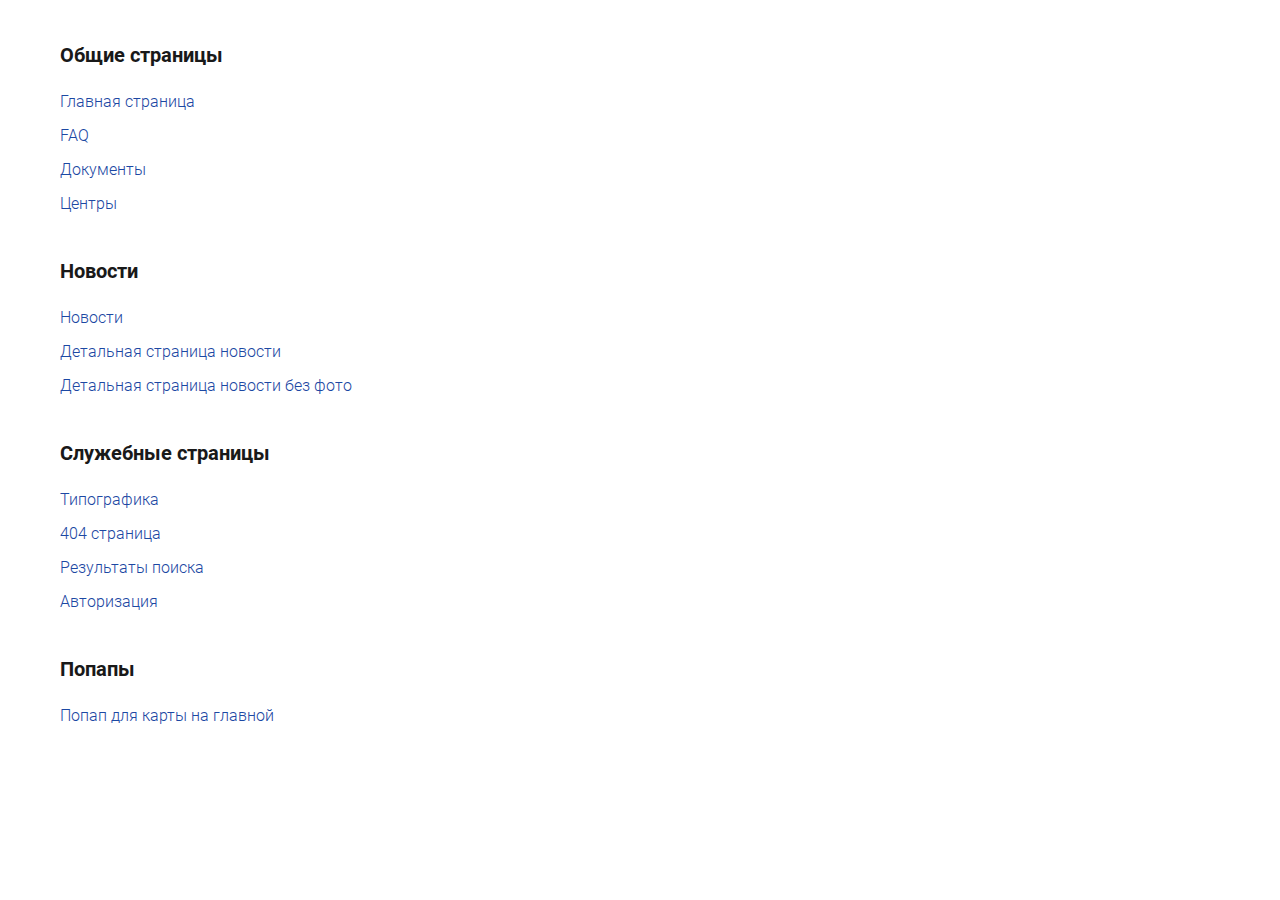
<file: index.html>
<!DOCTYPE html>
<html lang="ru">
    <head>
        <meta charset="utf-8" />
        <title>НЦМУ</title>

        <link rel="stylesheet" href="css/styles.css" />
        <link rel="stylesheet" href="js/mcustomscrollbar/jquery.mCustomScrollbar.css" />
        <link rel="stylesheet" href="js/slick/slick.css" />
        <link rel="stylesheet" href="js/select2/select2.css" />
        <link rel="stylesheet" href="js/air-datepicker/datepicker.css" />

        <meta http-equiv="x-ua-compatible" content="ie=edge" />
        <meta name="viewport" content="width=device-width" />
    </head>

    <body>

        <div class="wrapper">

            <div class="container">
                <h4>Общие страницы</h4>
                <p><a href="ncmu-01-main.html">Главная страница</a></p>
                <p><a href="ncmu-02-faq.html">FAQ</a></p>
                <p><a href="ncmu-05-docs.html">Документы</a></p>
                <p><a href="ncmu-06-centers.html">Центры</a></p>
                <h4>Новости</h4>
                <p><a href="ncmu-03-news.html">Новости</a></p>
                <p><a href="ncmu-04-news-card.html">Детальная страница новости</a></p>
                <p><a href="ncmu-04-news-card-nophoto.html">Детальная страница новости без фото</a></p>
                <h4>Служебные страницы</h4>
                <p><a href="ncmu-00-typography.html">Типографика</a></p>
                <p><a href="ncmu-00-404.html">404 страница</a></p>
                <p><a href="ncmu-07-search.html">Результаты поиска</a></p>
                <p><a href="ncmu-00-auth.html">Авторизация</a></p>
                <h4>Попапы</h4>
                <p><a href="windows/main-map.html" class="window-link">Попап для карты на главной</a></p>
            </div>

        </div>

        <script>
            var pathTemplate = './';
        </script>
        <script src="js/fonts.js"></script>

        <script src="js/svg4everybody.min.js"></script>
        <script>svg4everybody();</script>

        <script src="js/jquery-3.4.1.min.js"></script>
        <script src="js/mcustomscrollbar/jquery.mCustomScrollbar.concat.min.js"></script>
        <script src="js/slick/slick.min.js"></script>
        <script src="js/select2/select2.min.js"></script>
        <script src="js/select2/ru.js"></script>
        <script src="js/jquery.mask.min.js"></script>
        <script src="js/validation/jquery.validate.min.js"></script>
        <script src="js/validation/messages_ru.js"></script>
        <script src="js/air-datepicker/datepicker.min.js"></script>
        <script src="js/tools.js"></script>

    </body>
</html>
</file>
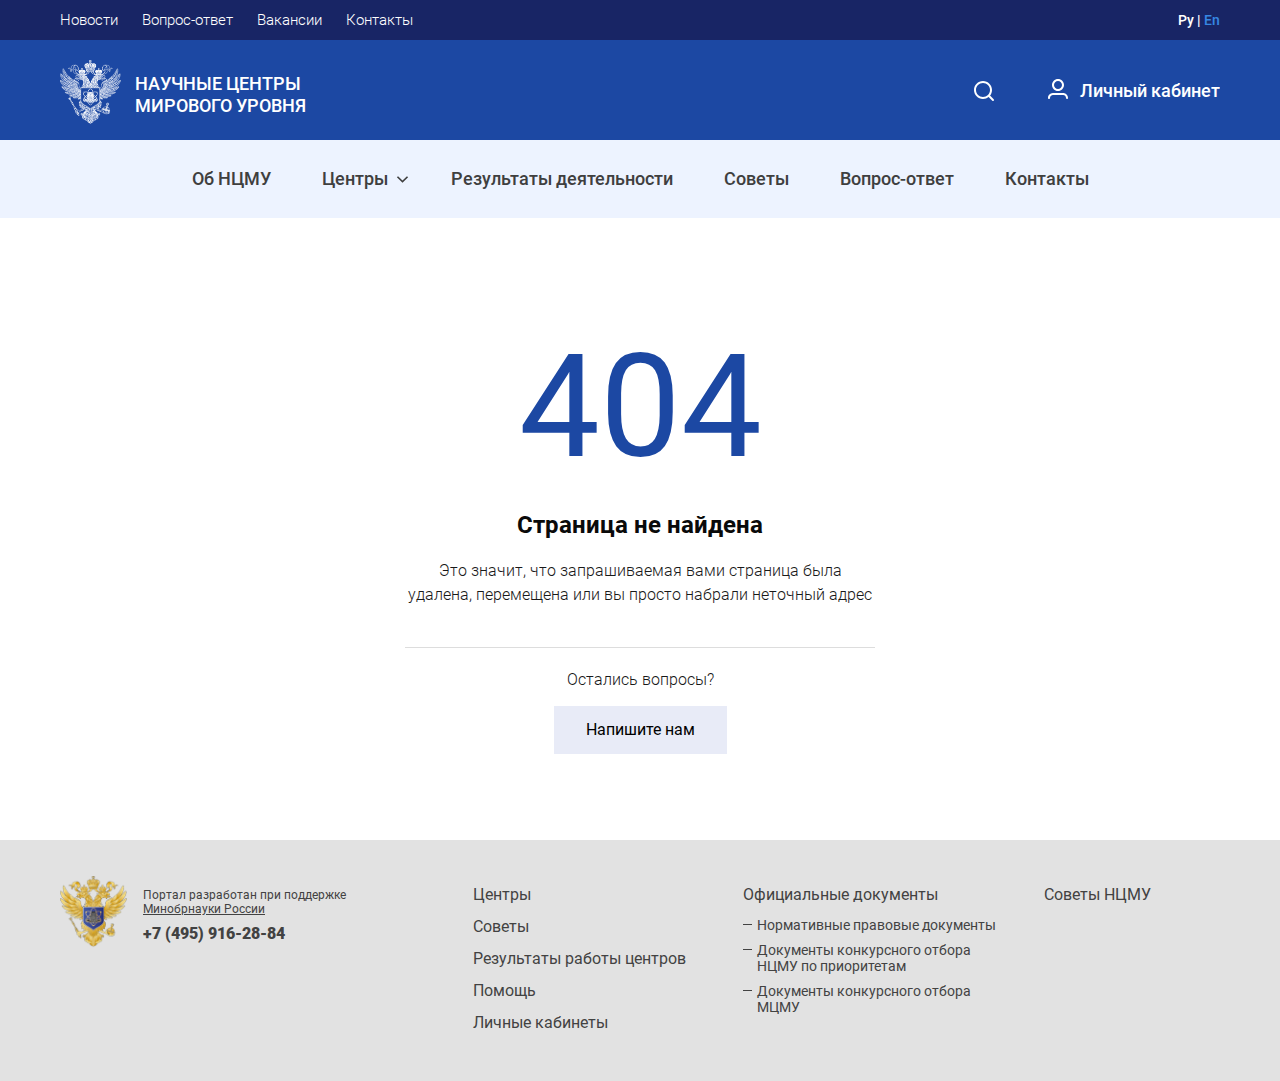
<file: ncmu-00-404.html>
<!DOCTYPE html>
<html lang="ru">
    <head>
        <meta charset="utf-8" />
        <title>НЦМУ</title>

        <link rel="stylesheet" href="css/styles.css" />
        <link rel="stylesheet" href="js/mcustomscrollbar/jquery.mCustomScrollbar.css" />
        <link rel="stylesheet" href="js/slick/slick.css" />
        <link rel="stylesheet" href="js/select2/select2.css" />
        <link rel="stylesheet" href="js/air-datepicker/datepicker.css" />

        <meta http-equiv="x-ua-compatible" content="ie=edge" />
        <meta name="viewport" content="width=device-width" />
    </head>

    <body>

        <div class="wrapper">
            <div class="wrapper-inner">

                <div class="header-mobile-top">
                    <div class="container">
                        <div class="logo"><a href="#"><img src="images/logo.png" alt="" /><span>научные центры<br /> мирового уровня</span></a></div>
                        <a href="#" class="mobile-menu-link"><span></span></a>
                    </div>
                </div>

                <div class="header-wrapper">
                    <div class="top">
                        <div class="container">
                            <div class="top-menu">
                                <ul>
                                    <li><a href="#">Новости</a></li>
                                    <li><a href="#">Вопрос-ответ</a></li>
                                    <li><a href="#">Вакансии</a></li>
                                    <li><a href="#">Контакты</a></li>
                                </ul>
                            </div>
                            <div class="top-lang">
                                <span>Ру</span> | <a href="#">En</a>
                            </div>
                        </div>
                    </div>

                    <header>
                        <div class="container">
                            <div class="logo"><a href="#"><img src="images/logo.png" alt="" /><span>научные центры<br /> мирового уровня</span></a></div>

                            <div class="header-cabinet">
                                <a href="#" class="header-cabinet-link"><svg><use xlink:href="images/sprite.svg#header-cabinet"></use></svg>Личный кабинет</a>
                            </div>

                            <div class="header-search">
                                <a href="#" class="header-search-link"><svg><use xlink:href="images/sprite.svg#header-search"></use></svg></a>
                            </div>

                            <a href="#" class="mobile-menu-link"><span></span></a>
                        </div>
                    </header>

                    <div class="nav">
                        <div class="container">
                            <ul>
                                <li><a href="#">Об НЦМУ</a></li>
                                <li>
                                    <a href="#">Центры<svg><use xlink:href="images/sprite.svg#nav-arrow"></use></svg></a>
                                    <ul>
                                        <li><a href="#">Математические НЦМУ</a></li>
                                        <li><a href="#">НЦМУ по приоритетам</a></li>
                                        <li><a href="#">Геномные НЦМУ</a></li>
                                        <li><a href="#">НОМЦ</a></li>
                                    </ul>
                                </li>
                                <li><a href="#">Результаты деятельности</a></li>
                                <li><a href="#">Советы</a></li>
                                <li><a href="#">Вопрос-ответ</a></li>
                                <li><a href="#">Контакты</a></li>
                            </ul>
                        </div>
                    </div>

                    <div class="header-mobile">
                        <div class="header-mobile-menu"></div>
                        <div class="container">
                            <div class="header-mobile-feedback"><a href="#" class="btn"><svg><use xlink:href="images/sprite.svg#header-mobile-feedback"></use></svg>Обратная связь</a></div>
                            <div class="header-mobile-footer">
                                <div class="header-mobile-footer-container">
                                    <div class="header-mobile-footer-title">Портал разработан при поддержке <a href="#">Минобрнауки России</a></div>
                                    <div class="header-mobile-footer-phone"><a href="tel:+74959168108">+7 (495) 916–81–08</a></div>
                                </div>
                                <div class="header-mobile-footer-logo"></div>
                            </div>
                        </div>
                    </div>
                </div>

                <div class="search-window">
                    <div class="search-window-bg"></div>
                    <div class="search-window-form">
                        <div class="container">
                            <div class="search-window-form-back"><a href="#">Поиск</a></div>
                            <form action="#" method="post">
                                <div class="search-window-form-input"><input type="text" name="search" value="" class="required" placeholder="Поиск" /><svg><use xlink:href="images/sprite.svg#header-search"></use></svg></div>
                                <div class="search-window-form-submit"><input type="submit" value="Найти" class="btn" /></div>
                            </form>
                        </div>
                    </div>
                    <div class="search-window-close"><svg><use xlink:href="images/sprite.svg#search-window-close"></use></svg></div>
                </div>

                <!-- container -->
                <div class="container">

                    <div class="page-404">
                        <div class="page-404-title">404</div>
                        <div class="page-404-subtitle">Страница не найдена</div>
                        <div class="page-404-text">Это значит, что запрашиваемая вами страница была удалена, перемещена или вы просто набрали неточный адрес</div>
                        <div class="page-404-question">Остались вопросы?</div>
                        <div class="page-404-link"><a href="#">Напишите нам</a></div>
                    </div>

                </div>
                <!-- container END -->

            </div>
        </div>

        <footer>
            <div class="container">
                <div class="footer-logo"><img src="images/footer-logo.png" alt="" /></div>
                <div class="copyrights">
                    Портал разработан при поддержке <a href="#">Минобрнауки России</a>
                    <div class="footer-phone"><a href="tel:+74959162884">+7 (495) 916-28-84</a></div>
                </div>
                <div class="footer-menu">
                    <ul>
                        <li><a href="#">Центры</a></li>
                        <li><a href="#">Советы</a></li>
                        <li><a href="#">Результаты работы центров</a></li>
                        <li><a href="#">Помощь</a></li>
                        <li><a href="#">Личные кабинеты</a></li>
                    </ul>
                </div>
                <div class="footer-menu">
                    <div class="footer-menu-title"><a href="#">Официальные документы</a></div>
                    <ul>
                        <li><a href="#">Нормативные правовые документы</a></li>
                        <li><a href="#">Документы конкурсного отбора НЦМУ по приоритетам</a></li>
                        <li><a href="#">Документы конкурсного отбора МЦМУ</a></li>
                    </ul>
                </div>
                <div class="footer-menu">
                    <div class="footer-menu-title"><a href="#">Советы НЦМУ</a></div>
                </div>
            </div>
        </footer>

        <a href="#" class="up-link"><svg><use xlink:href="images/sprite.svg#up-link"></use></svg></a>

        <script>
            var pathTemplate = './';
        </script>
        <script src="js/fonts.js"></script>

        <script src="js/svg4everybody.min.js"></script>
        <script>svg4everybody();</script>

        <script src="js/jquery-3.4.1.min.js"></script>
        <script src="js/mcustomscrollbar/jquery.mCustomScrollbar.concat.min.js"></script>
        <script src="js/slick/slick.min.js"></script>
        <script src="js/select2/select2.min.js"></script>
        <script src="js/select2/ru.js"></script>
        <script src="js/jquery.mask.min.js"></script>
        <script src="js/validation/jquery.validate.min.js"></script>
        <script src="js/validation/messages_ru.js"></script>
        <script src="js/air-datepicker/datepicker.min.js"></script>
        <script src="js/tools.js"></script>

    </body>
</html>
</file>
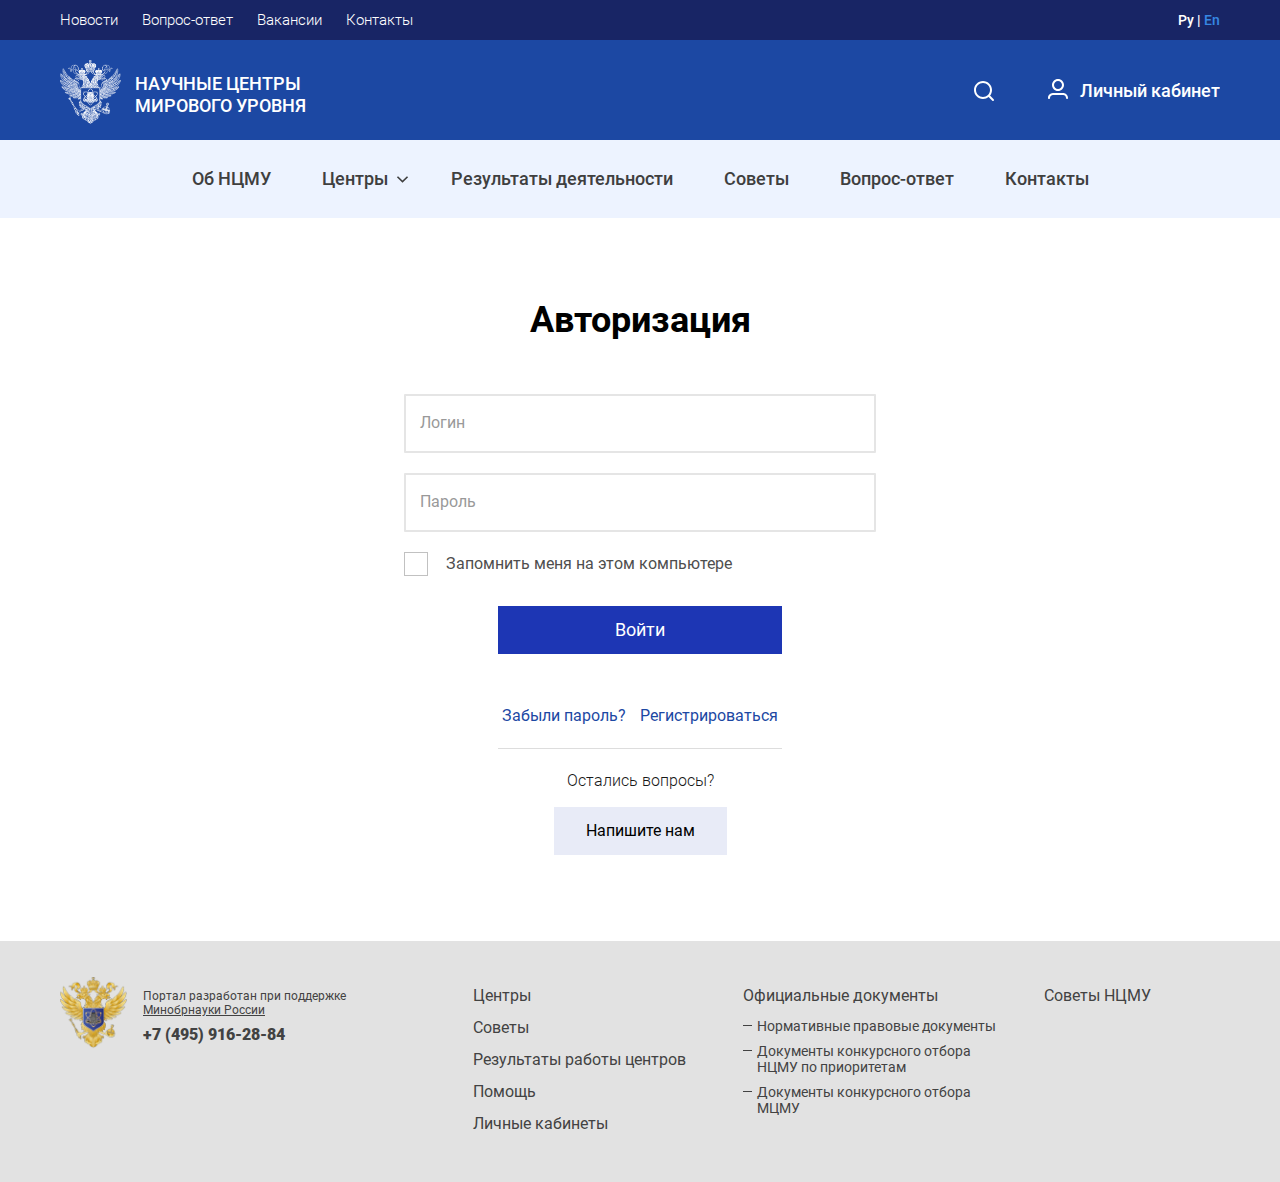
<file: ncmu-00-auth.html>
<!DOCTYPE html>
<html lang="ru">
    <head>
        <meta charset="utf-8" />
        <title>НЦМУ</title>

        <link rel="stylesheet" href="css/styles.css" />
        <link rel="stylesheet" href="js/mcustomscrollbar/jquery.mCustomScrollbar.css" />
        <link rel="stylesheet" href="js/slick/slick.css" />
        <link rel="stylesheet" href="js/select2/select2.css" />
        <link rel="stylesheet" href="js/air-datepicker/datepicker.css" />

        <meta http-equiv="x-ua-compatible" content="ie=edge" />
        <meta name="viewport" content="width=device-width" />
    </head>

    <body>

        <div class="wrapper">
            <div class="wrapper-inner">

                <div class="header-mobile-top">
                    <div class="container">
                        <div class="logo"><a href="#"><img src="images/logo.png" alt="" /><span>научные центры<br /> мирового уровня</span></a></div>
                        <a href="#" class="mobile-menu-link"><span></span></a>
                    </div>
                </div>

                <div class="header-wrapper">
                    <div class="top">
                        <div class="container">
                            <div class="top-menu">
                                <ul>
                                    <li><a href="#">Новости</a></li>
                                    <li><a href="#">Вопрос-ответ</a></li>
                                    <li><a href="#">Вакансии</a></li>
                                    <li><a href="#">Контакты</a></li>
                                </ul>
                            </div>
                            <div class="top-lang">
                                <span>Ру</span> | <a href="#">En</a>
                            </div>
                        </div>
                    </div>

                    <header>
                        <div class="container">
                            <div class="logo"><a href="#"><img src="images/logo.png" alt="" /><span>научные центры<br /> мирового уровня</span></a></div>

                            <div class="header-cabinet">
                                <a href="#" class="header-cabinet-link"><svg><use xlink:href="images/sprite.svg#header-cabinet"></use></svg>Личный кабинет</a>
                            </div>

                            <div class="header-search">
                                <a href="#" class="header-search-link"><svg><use xlink:href="images/sprite.svg#header-search"></use></svg></a>
                            </div>

                            <a href="#" class="mobile-menu-link"><span></span></a>
                        </div>
                    </header>

                    <div class="nav">
                        <div class="container">
                            <ul>
                                <li><a href="#">Об НЦМУ</a></li>
                                <li>
                                    <a href="#">Центры<svg><use xlink:href="images/sprite.svg#nav-arrow"></use></svg></a>
                                    <ul>
                                        <li><a href="#">Математические НЦМУ</a></li>
                                        <li><a href="#">НЦМУ по приоритетам</a></li>
                                        <li><a href="#">Геномные НЦМУ</a></li>
                                        <li><a href="#">НОМЦ</a></li>
                                    </ul>
                                </li>
                                <li><a href="#">Результаты деятельности</a></li>
                                <li><a href="#">Советы</a></li>
                                <li><a href="#">Вопрос-ответ</a></li>
                                <li><a href="#">Контакты</a></li>
                            </ul>
                        </div>
                    </div>

                    <div class="header-mobile">
                        <div class="header-mobile-menu"></div>
                        <div class="container">
                            <div class="header-mobile-feedback"><a href="#" class="btn"><svg><use xlink:href="images/sprite.svg#header-mobile-feedback"></use></svg>Обратная связь</a></div>
                            <div class="header-mobile-footer">
                                <div class="header-mobile-footer-container">
                                    <div class="header-mobile-footer-title">Портал разработан при поддержке <a href="#">Минобрнауки России</a></div>
                                    <div class="header-mobile-footer-phone"><a href="tel:+74959168108">+7 (495) 916–81–08</a></div>
                                </div>
                                <div class="header-mobile-footer-logo"></div>
                            </div>
                        </div>
                    </div>
                </div>

                <div class="search-window">
                    <div class="search-window-bg"></div>
                    <div class="search-window-form">
                        <div class="container">
                            <div class="search-window-form-back"><a href="#">Поиск</a></div>
                            <form action="#" method="post">
                                <div class="search-window-form-input"><input type="text" name="search" value="" class="required" placeholder="Поиск" /><svg><use xlink:href="images/sprite.svg#header-search"></use></svg></div>
                                <div class="search-window-form-submit"><input type="submit" value="Найти" class="btn" /></div>
                            </form>
                        </div>
                    </div>
                    <div class="search-window-close"><svg><use xlink:href="images/sprite.svg#search-window-close"></use></svg></div>
                </div>

                <!-- container -->
                <div class="container">

                    <div class="auth">
                        <h1>Авторизация</h1>
                        <form action="#" method="post">

                            <div class="form-input"><span>Логин</span><input type="text" name="login" value="" class="required" /></div>

                            <div class="form-input"><span>Пароль</span><input type="password" name="password" value="" class="required" /></div>

                            <div class="form-checkbox">
                                <label><input type="checkbox" name="remember" /><span>Запомнить меня на этом компьютере</span></label>
                            </div>
                            <div class="form-submit"><button type="submit" class="btn">Войти</button></div>

                            <div class="auth-links">
                                <a href="#">Забыли пароль?</a>
                                <a href="#">Регистрироваться</a>
                            </div>

                            <div class="auth-feedback">
                                <div class="auth-feedback-title">Остались вопросы?</div>
                                <div class="auth-feedback-link"><a href="#">Напишите нам</a></div>
                            </div>

                        </form>
                    </div>

                </div>
                <!-- container END -->

            </div>
        </div>

        <footer>
            <div class="container">
                <div class="footer-logo"><img src="images/footer-logo.png" alt="" /></div>
                <div class="copyrights">
                    Портал разработан при поддержке <a href="#">Минобрнауки России</a>
                    <div class="footer-phone"><a href="tel:+74959162884">+7 (495) 916-28-84</a></div>
                </div>
                <div class="footer-menu">
                    <ul>
                        <li><a href="#">Центры</a></li>
                        <li><a href="#">Советы</a></li>
                        <li><a href="#">Результаты работы центров</a></li>
                        <li><a href="#">Помощь</a></li>
                        <li><a href="#">Личные кабинеты</a></li>
                    </ul>
                </div>
                <div class="footer-menu">
                    <div class="footer-menu-title"><a href="#">Официальные документы</a></div>
                    <ul>
                        <li><a href="#">Нормативные правовые документы</a></li>
                        <li><a href="#">Документы конкурсного отбора НЦМУ по приоритетам</a></li>
                        <li><a href="#">Документы конкурсного отбора МЦМУ</a></li>
                    </ul>
                </div>
                <div class="footer-menu">
                    <div class="footer-menu-title"><a href="#">Советы НЦМУ</a></div>
                </div>
            </div>
        </footer>

        <a href="#" class="up-link"><svg><use xlink:href="images/sprite.svg#up-link"></use></svg></a>

        <script>
            var pathTemplate = './';
        </script>
        <script src="js/fonts.js"></script>

        <script src="js/svg4everybody.min.js"></script>
        <script>svg4everybody();</script>

        <script src="js/jquery-3.4.1.min.js"></script>
        <script src="js/mcustomscrollbar/jquery.mCustomScrollbar.concat.min.js"></script>
        <script src="js/slick/slick.min.js"></script>
        <script src="js/select2/select2.min.js"></script>
        <script src="js/select2/ru.js"></script>
        <script src="js/jquery.mask.min.js"></script>
        <script src="js/validation/jquery.validate.min.js"></script>
        <script src="js/validation/messages_ru.js"></script>
        <script src="js/air-datepicker/datepicker.min.js"></script>
        <script src="js/tools.js"></script>

    </body>
</html>
</file>
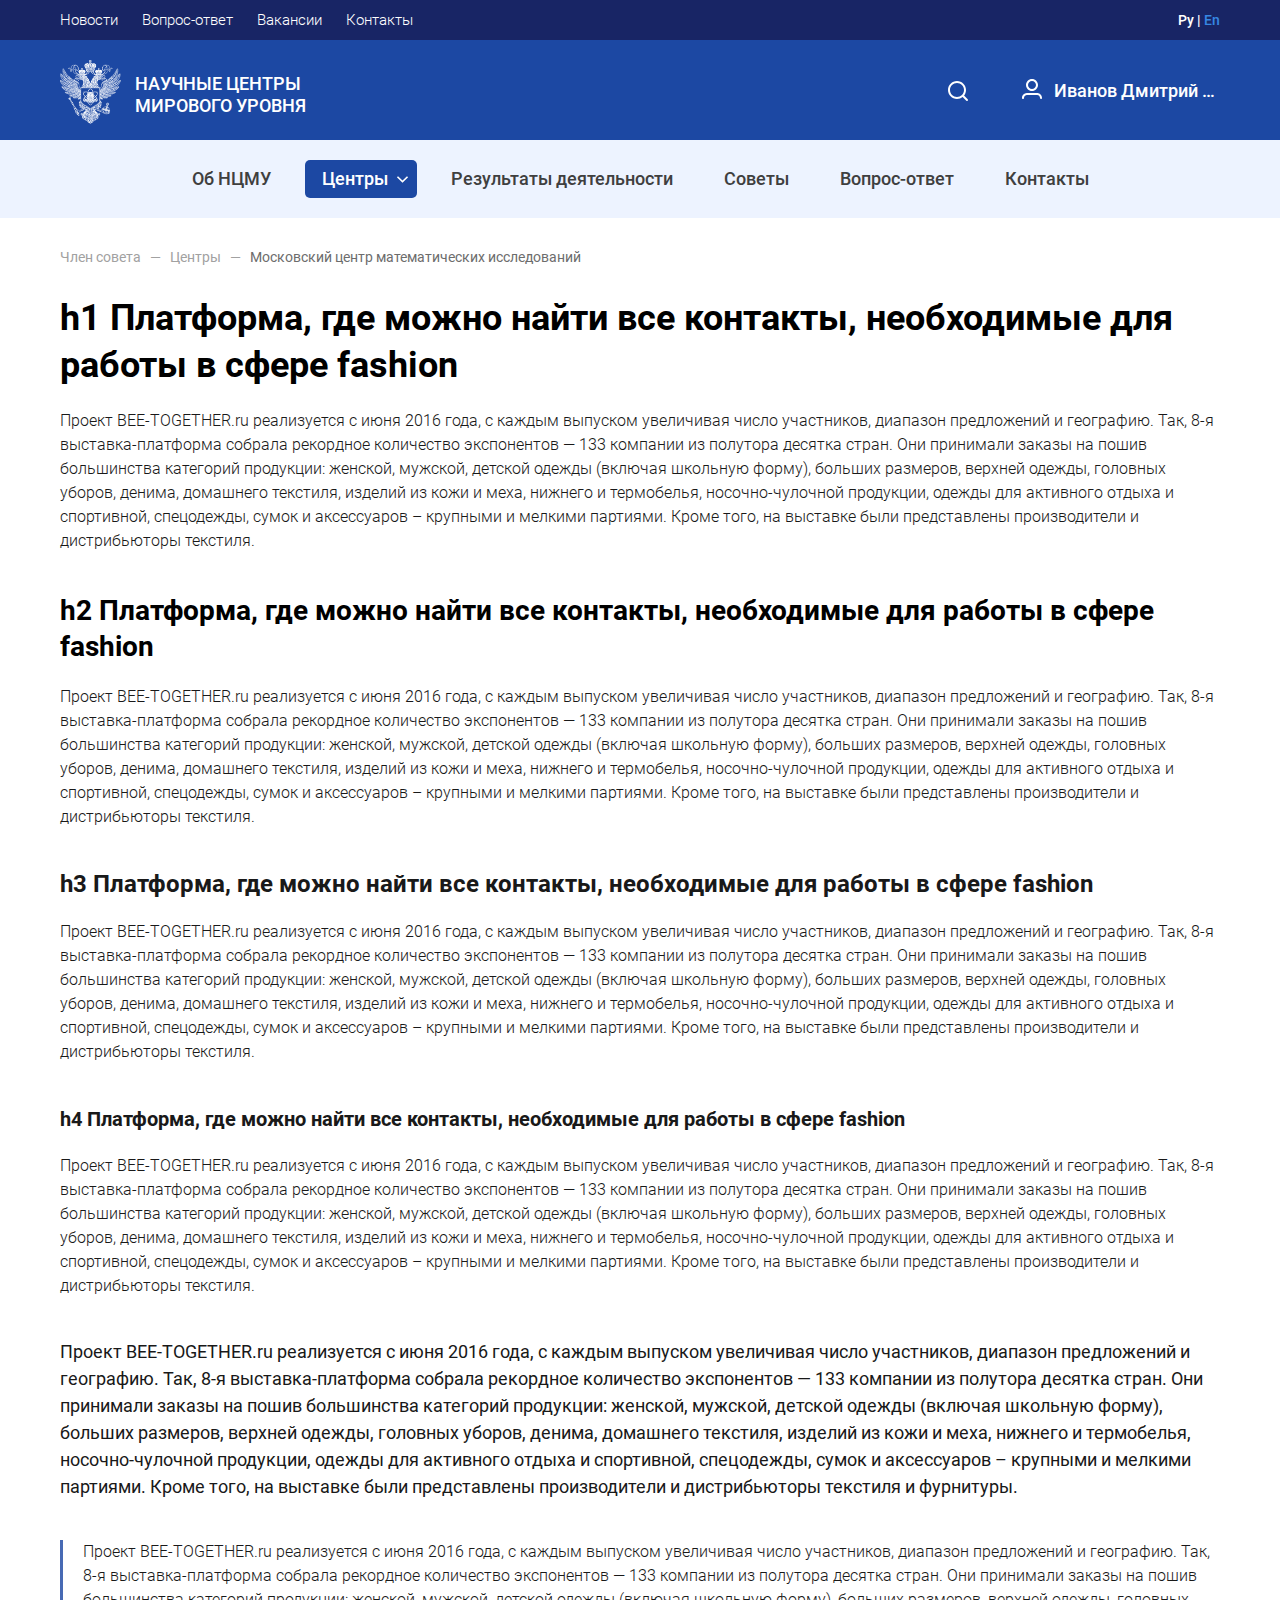
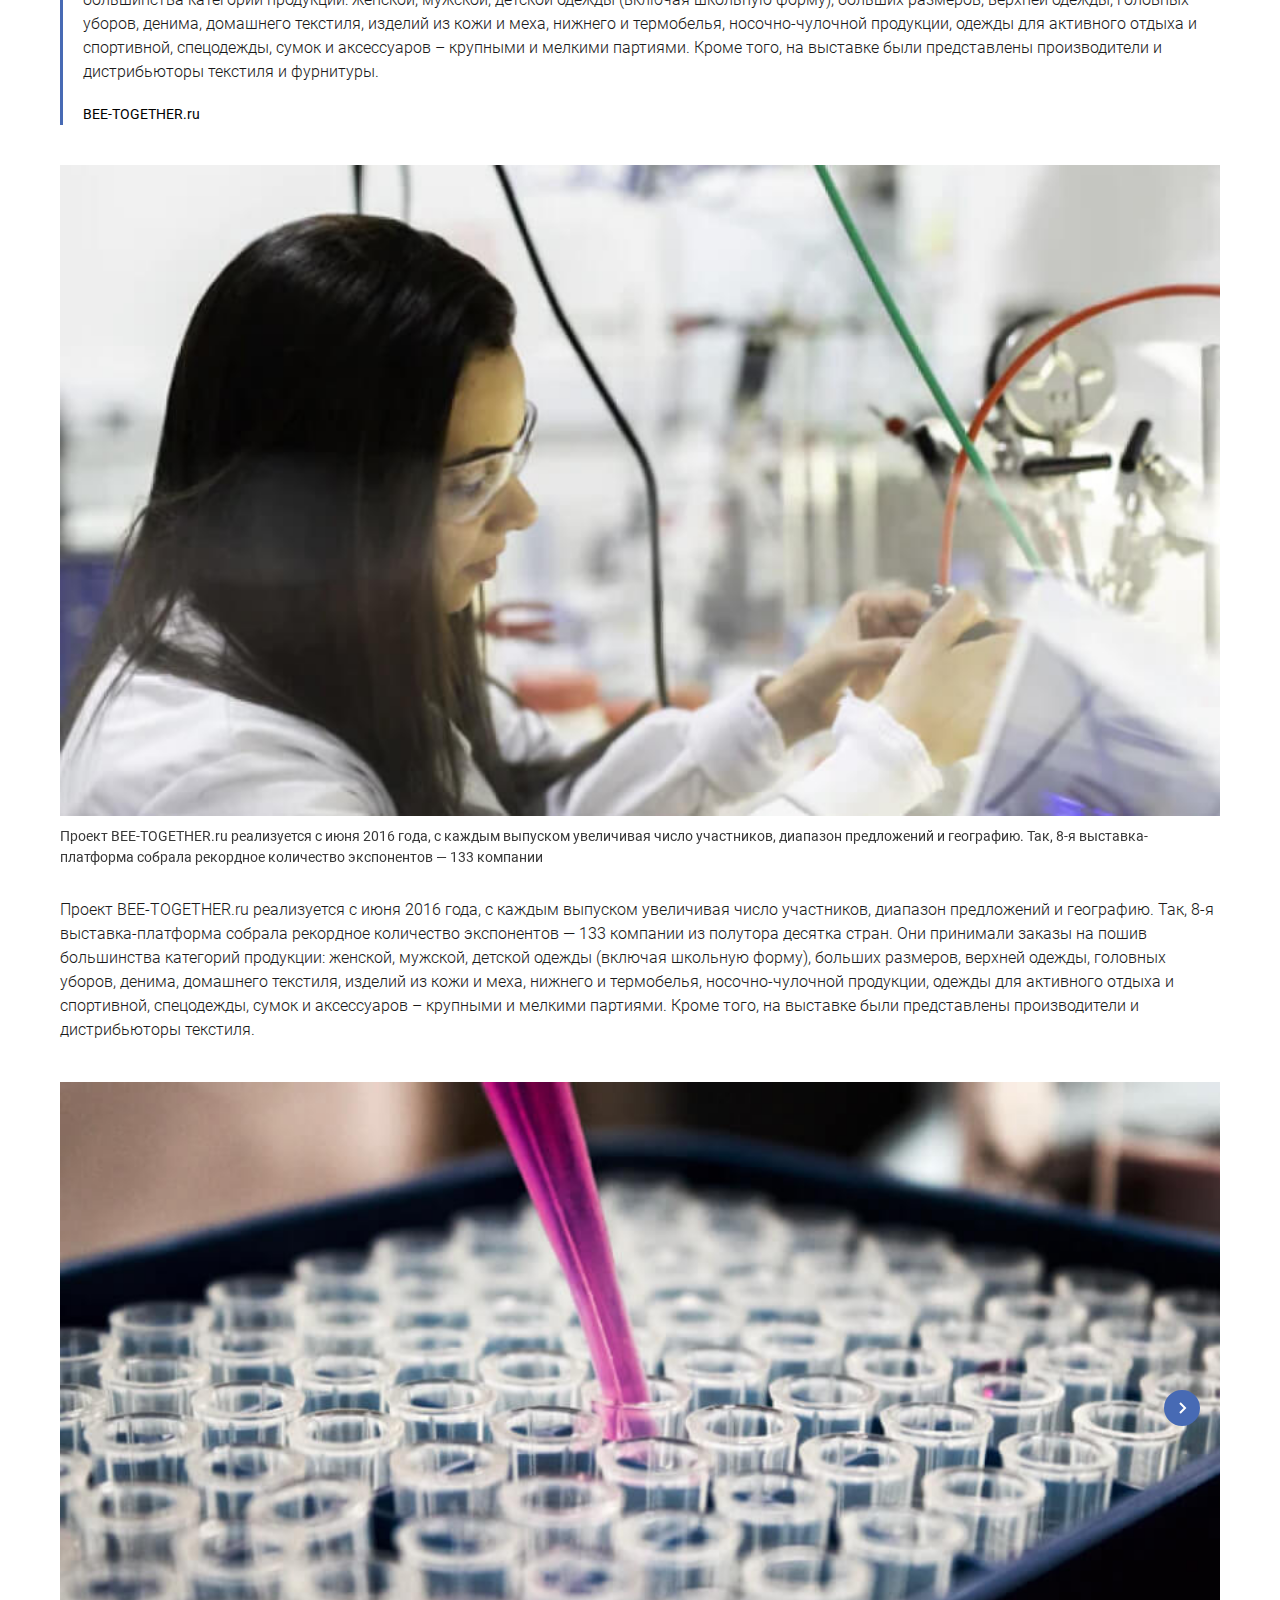
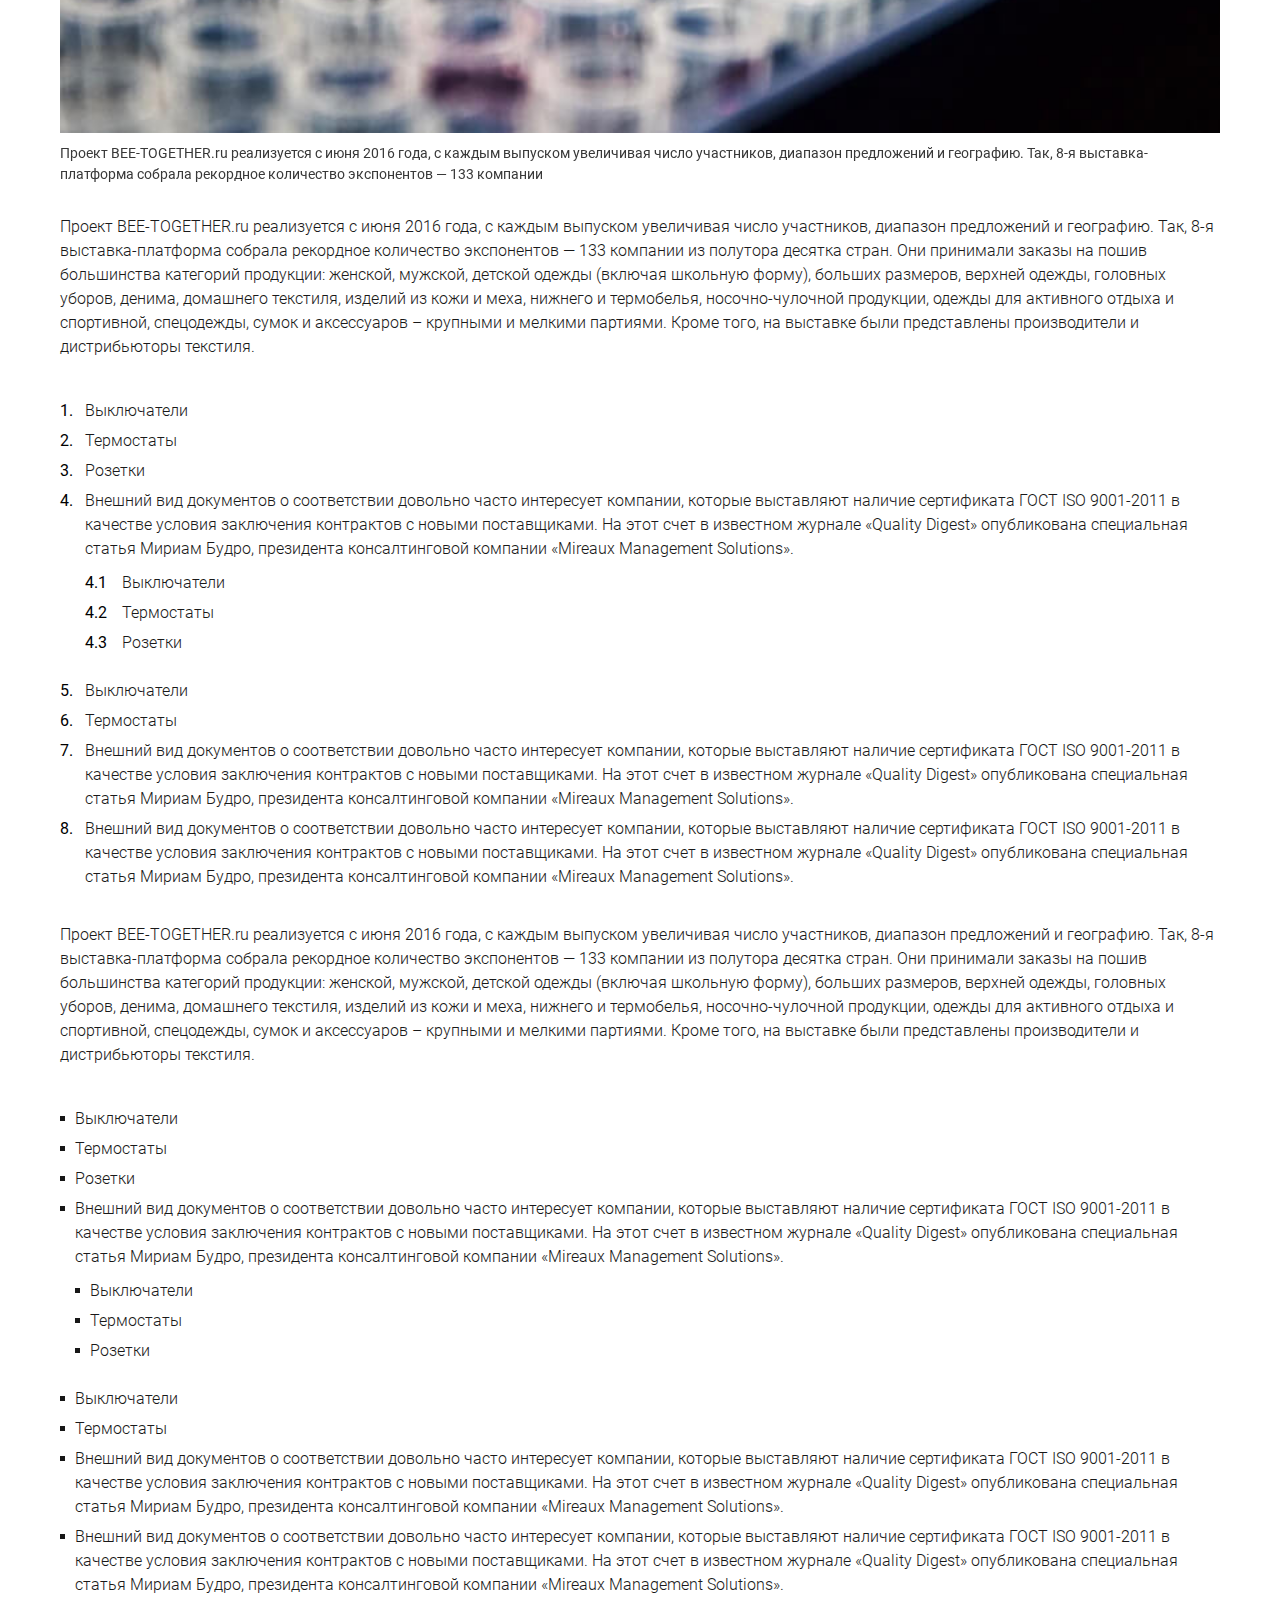
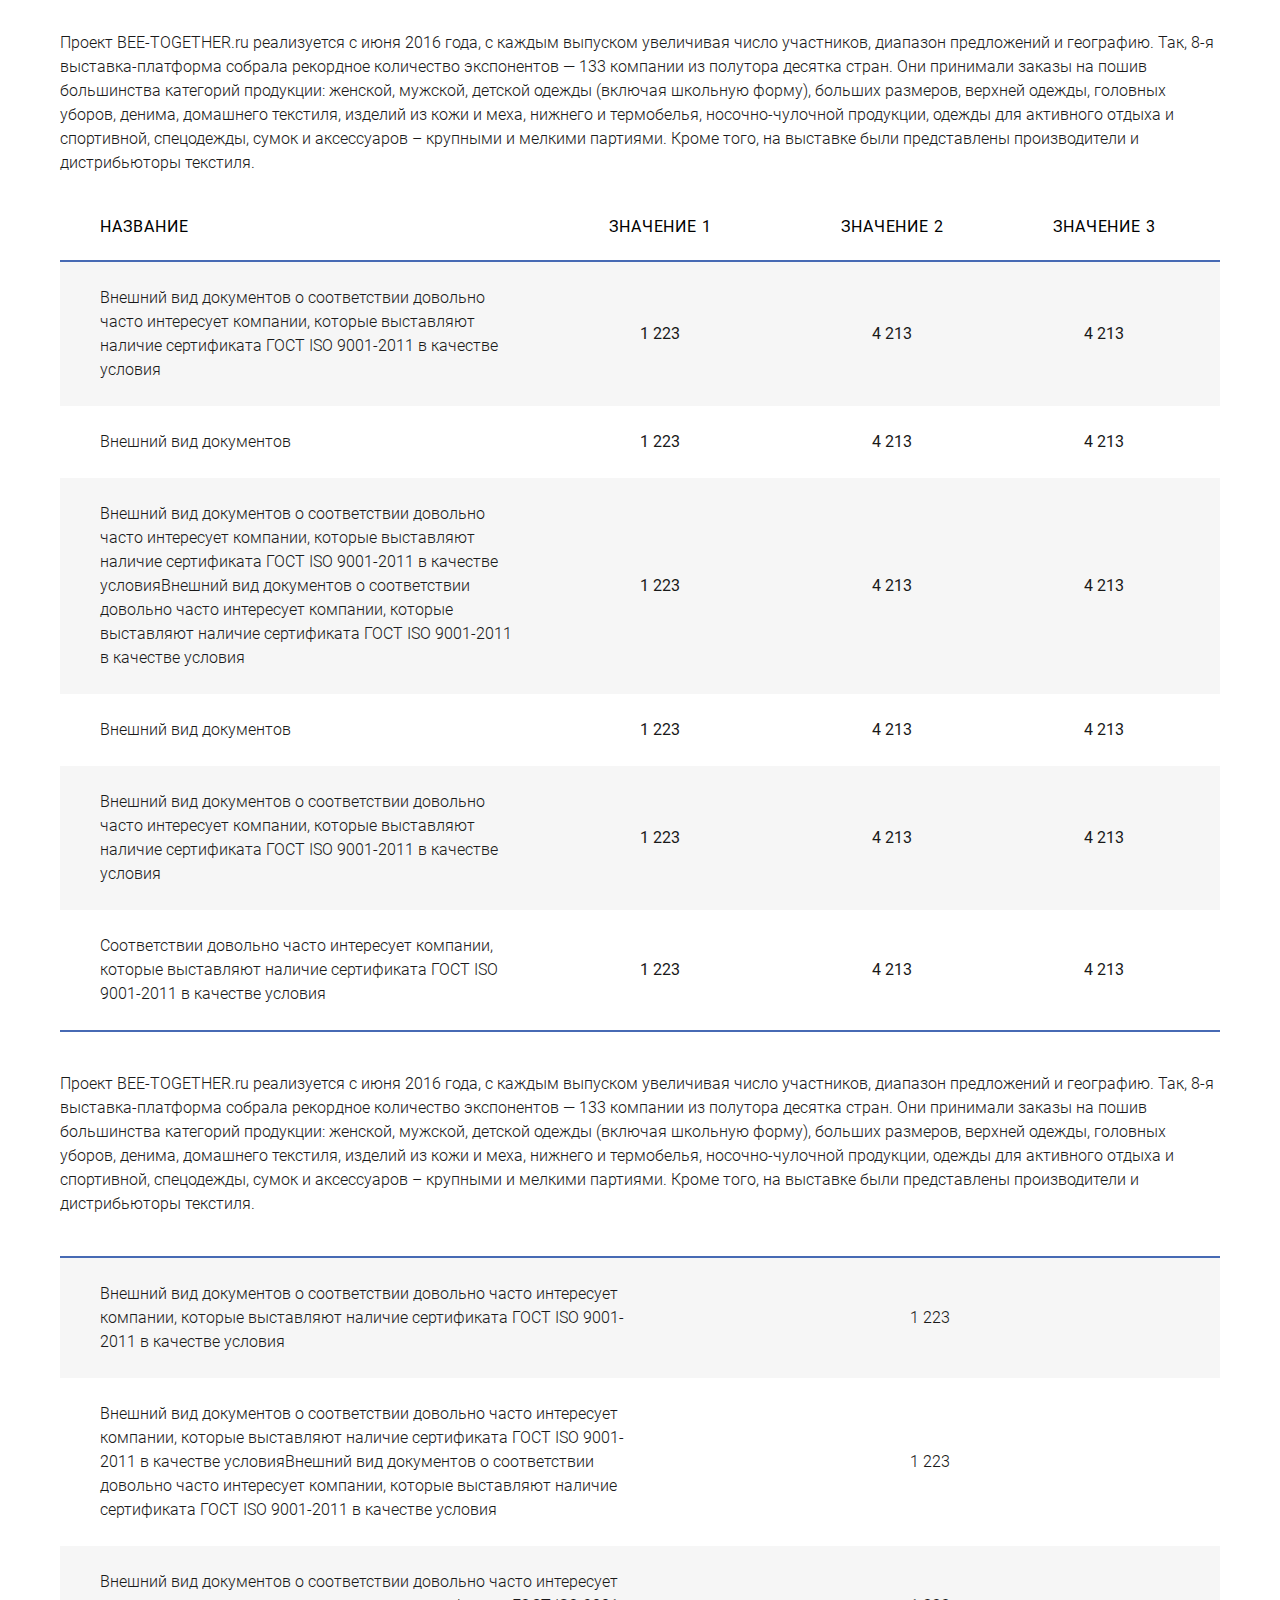
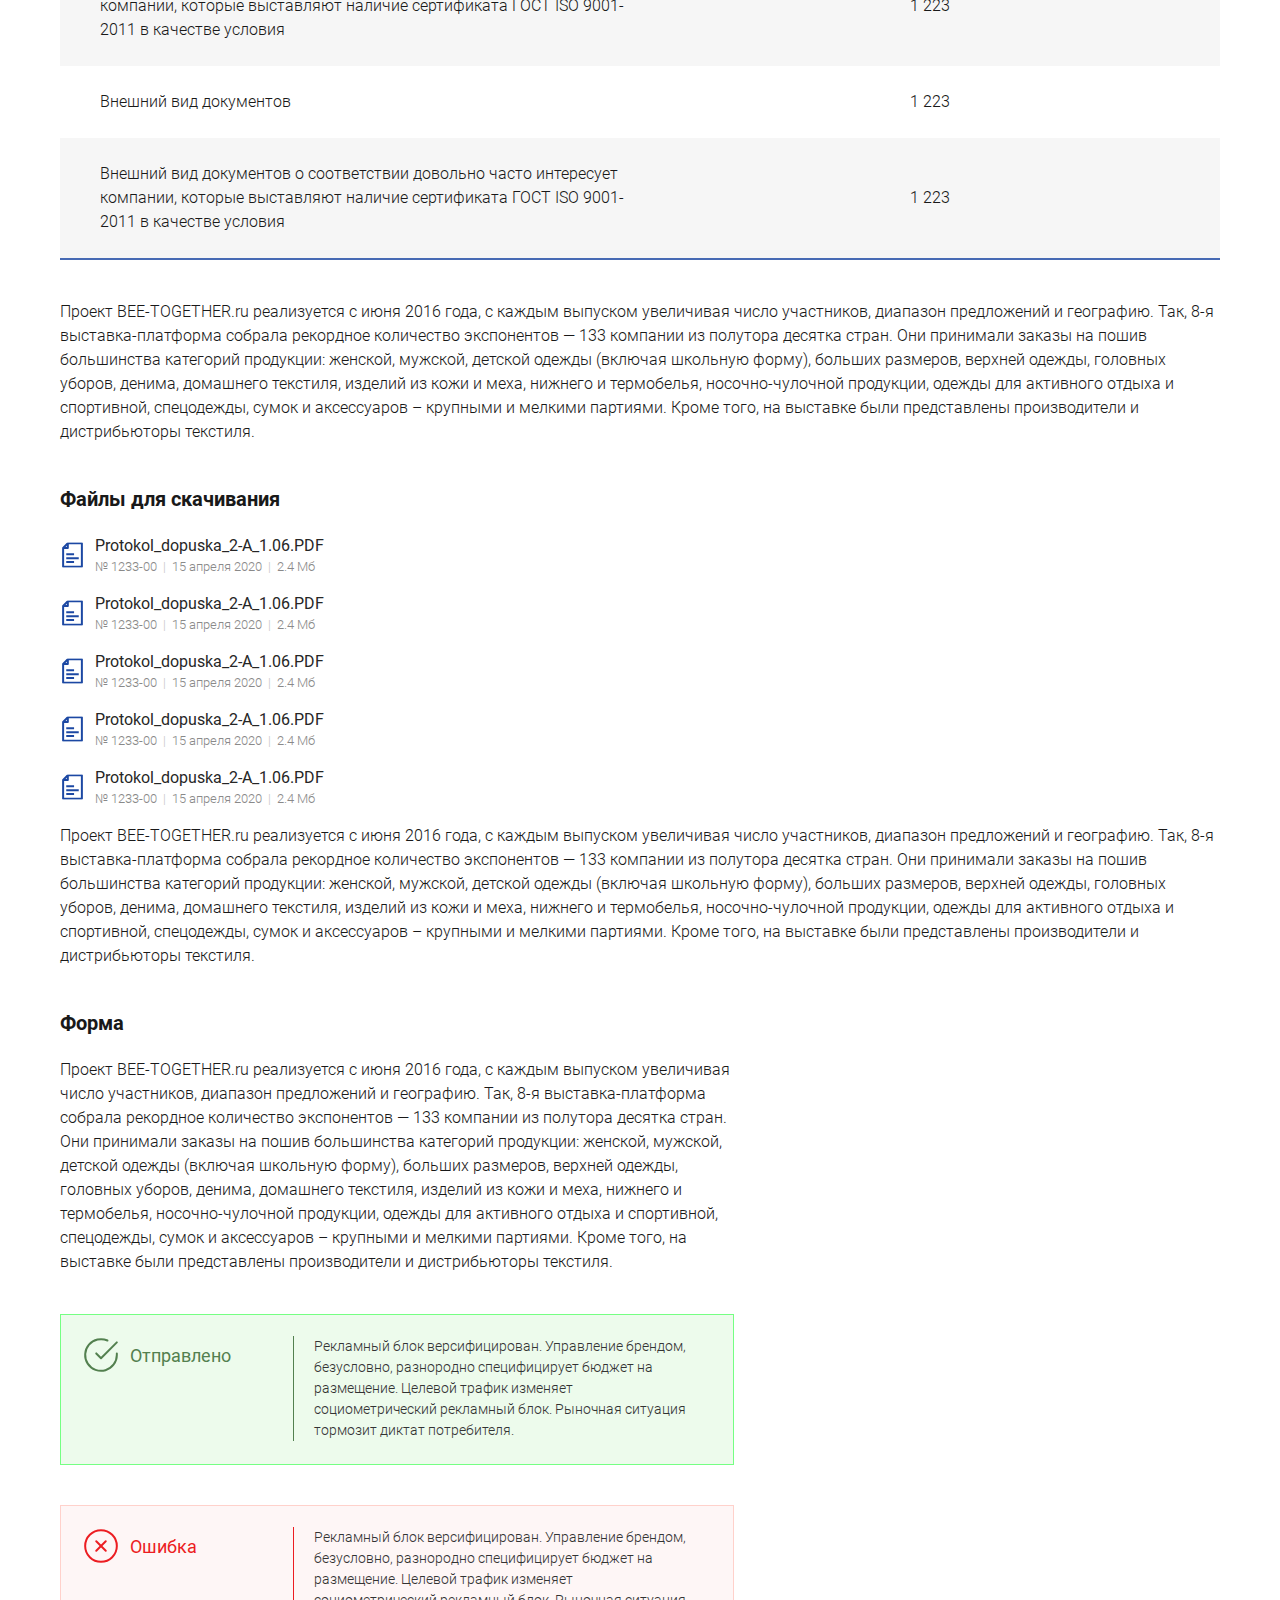
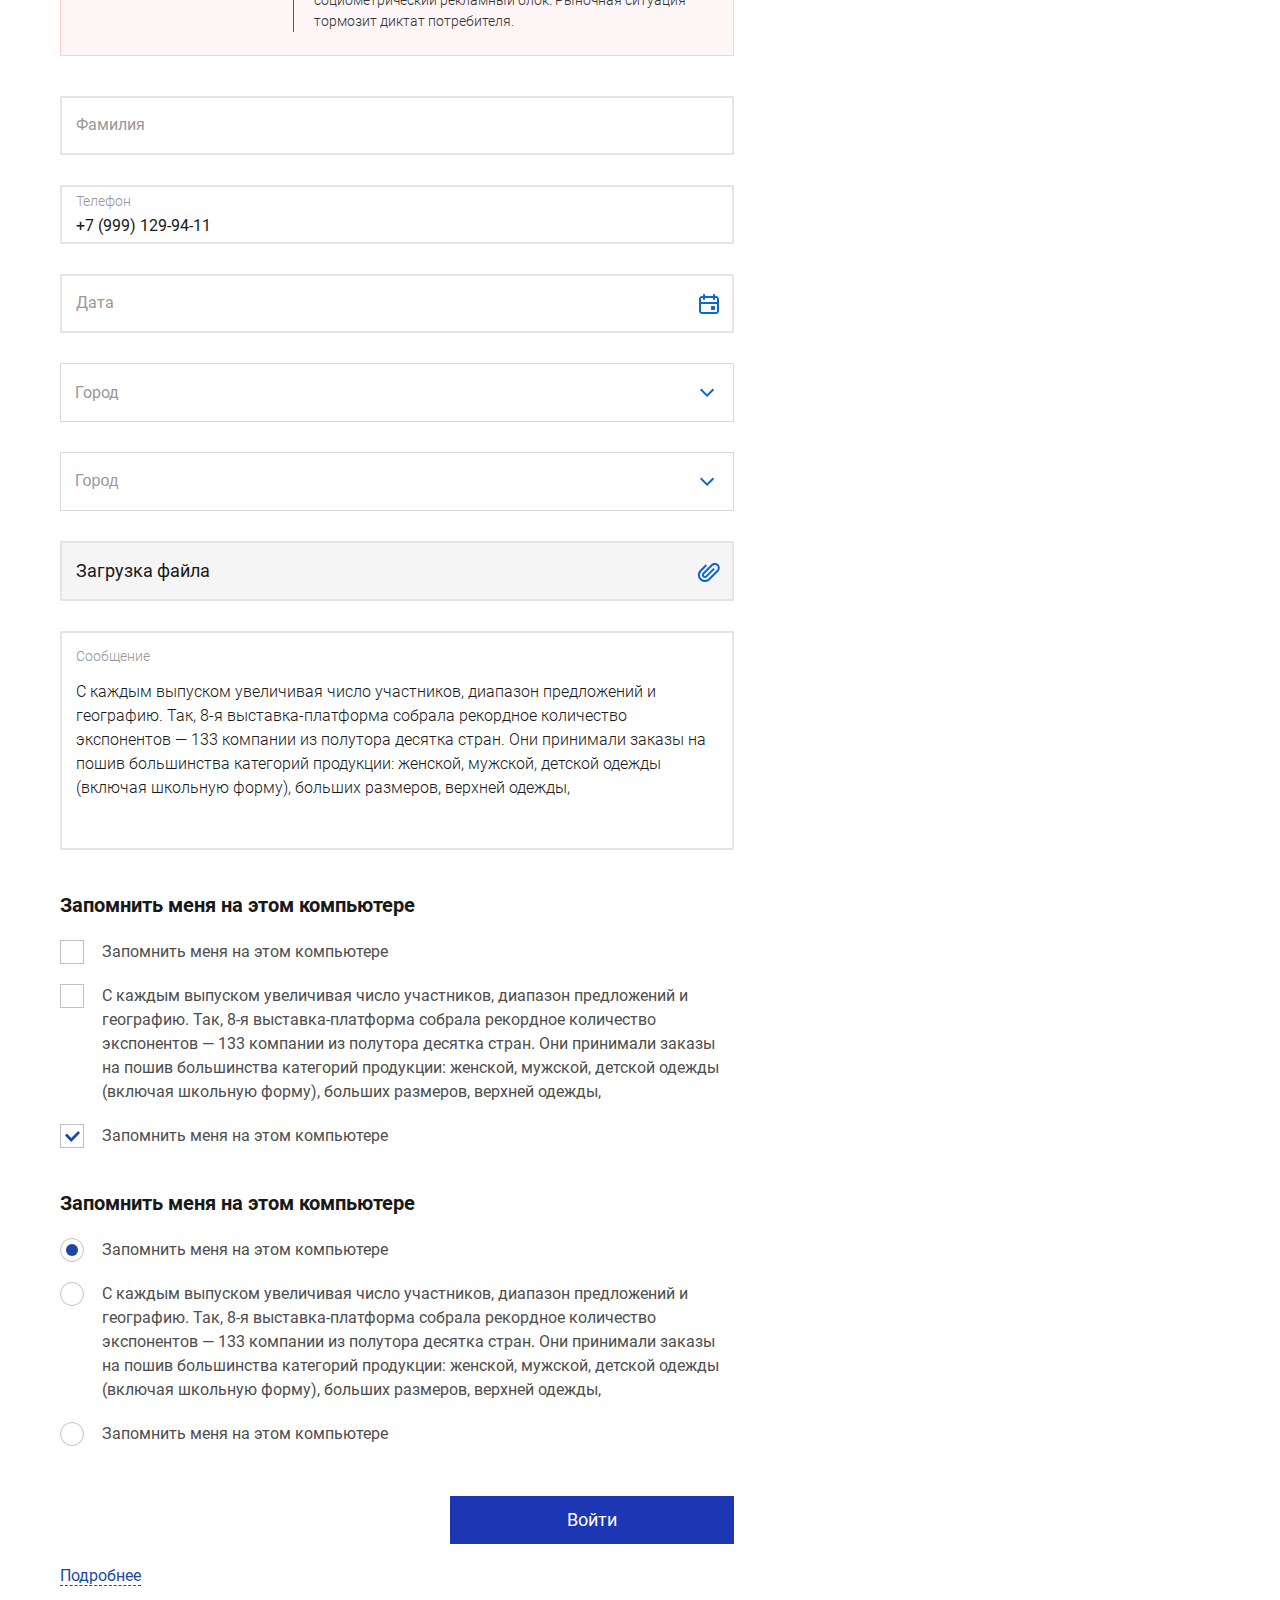
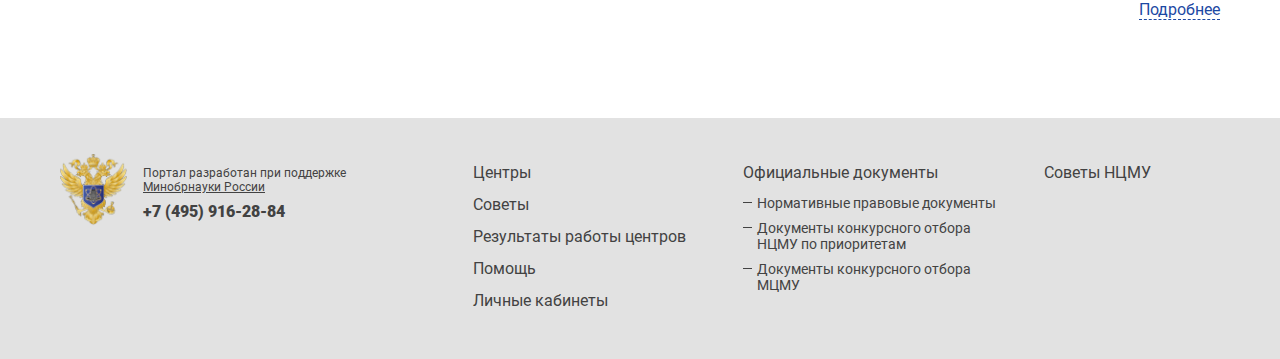
<file: ncmu-00-typography.html>
<!DOCTYPE html>
<html lang="ru">
    <head>
        <meta charset="utf-8" />
        <title>НЦМУ</title>

        <link rel="stylesheet" href="css/styles.css" />
        <link rel="stylesheet" href="js/mcustomscrollbar/jquery.mCustomScrollbar.css" />
        <link rel="stylesheet" href="js/slick/slick.css" />
        <link rel="stylesheet" href="js/select2/select2.css" />
        <link rel="stylesheet" href="js/air-datepicker/datepicker.css" />

        <meta http-equiv="x-ua-compatible" content="ie=edge" />
        <meta name="viewport" content="width=device-width" />
    </head>

    <body>

        <div class="wrapper">
            <div class="wrapper-inner">

                <div class="header-mobile-top">
                    <div class="container">
                        <div class="logo"><a href="#"><img src="images/logo.png" alt="" /><span>научные центры<br /> мирового уровня</span></a></div>
                        <a href="#" class="mobile-menu-link"><span></span></a>
                    </div>
                </div>

                <div class="header-wrapper">
                    <div class="top">
                        <div class="container">
                            <div class="top-menu">
                                <ul>
                                    <li><a href="#">Новости</a></li>
                                    <li><a href="#">Вопрос-ответ</a></li>
                                    <li><a href="#">Вакансии</a></li>
                                    <li><a href="#">Контакты</a></li>
                                </ul>
                            </div>
                            <div class="top-lang">
                                <span>Ру</span> | <a href="#">En</a>
                            </div>
                        </div>
                    </div>

                    <header>
                        <div class="container">
                            <div class="logo"><a href="#"><img src="images/logo.png" alt="" /><span>научные центры<br /> мирового уровня</span></a></div>

                            <div class="header-cabinet">
                                <a href="#" class="header-cabinet-link"><svg><use xlink:href="images/sprite.svg#header-cabinet"></use></svg>Иванов Дмитрий Владимирович</a>
                                <div class="header-cabinet-menu">
                                    <div class="header-cabinet-back"><a href="#">Меню пользователя</a></div>
                                    <div class="header-cabinet-menu-user">
                                        <div class="header-cabinet-menu-user-avatar"><img src="images/header-user-avatar.svg" alt="" /></div>
                                        <div class="header-cabinet-menu-user-container">
                                            <div class="header-cabinet-menu-user-name">Иванов Дмитрий Владимирович</div>
                                            <div class="header-cabinet-menu-user-post">Инициатор создания центра</div>
                                        </div>
                                    </div>
                                    <div class="header-cabinet-menu-list">
                                        <ul>
                                            <li><a href="#">Профиль</a></li>
                                            <li><a href="#">Заявки на участие</a></li>
                                            <li><a href="#">Отчеты матНЦМУ</a></li>
                                            <li><a href="#">Отчеты НЦМУ по приоритетам</a></li>
                                            <li class="header-cabinet-exit"><a href="#">Выход<svg><use xlink:href="images/sprite.svg#header-cabinet-exit"></use></svg></a></li>
                                        </ul>
                                    </div>
                                </div>
                            </div>

                            <div class="header-search">
                                <a href="#" class="header-search-link"><svg><use xlink:href="images/sprite.svg#header-search"></use></svg></a>
                            </div>

                            <a href="#" class="mobile-menu-link"><span></span></a>
                        </div>
                    </header>

                    <div class="nav">
                        <div class="container">
                            <ul>
                                <li><a href="#">Об НЦМУ</a></li>
                                <li class="active">
                                    <a href="#">Центры<svg><use xlink:href="images/sprite.svg#nav-arrow"></use></svg></a>
                                    <ul>
                                        <li><a href="#">Математические НЦМУ</a></li>
                                        <li class="active"><a href="#">НЦМУ по приоритетам</a></li>
                                        <li><a href="#">Геномные НЦМУ</a></li>
                                        <li><a href="#">НОМЦ</a></li>
                                    </ul>
                                </li>
                                <li><a href="#">Результаты деятельности</a></li>
                                <li><a href="#">Советы</a></li>
                                <li><a href="#">Вопрос-ответ</a></li>
                                <li><a href="#">Контакты</a></li>
                            </ul>
                        </div>
                    </div>

                    <div class="header-mobile">
                        <div class="header-mobile-menu"></div>
                        <div class="container">
                            <div class="header-mobile-feedback"><a href="#" class="btn"><svg><use xlink:href="images/sprite.svg#header-mobile-feedback"></use></svg>Обратная связь</a></div>
                            <div class="header-mobile-footer">
                                <div class="header-mobile-footer-container">
                                    <div class="header-mobile-footer-title">Портал разработан при поддержке <a href="#">Минобрнауки России</a></div>
                                    <div class="header-mobile-footer-phone"><a href="tel:+74959168108">+7 (495) 916–81–08</a></div>
                                </div>
                                <div class="header-mobile-footer-logo"></div>
                            </div>
                        </div>
                    </div>
                </div>

                <div class="search-window">
                    <div class="search-window-bg"></div>
                    <div class="search-window-form">
                        <div class="container">
                            <div class="search-window-form-back"><a href="#">Поиск</a></div>
                            <form action="#" method="post">
                                <div class="search-window-form-input"><input type="text" name="search" value="" class="required" placeholder="Поиск" /><svg><use xlink:href="images/sprite.svg#header-search"></use></svg></div>
                                <div class="search-window-form-submit"><input type="submit" value="Найти" class="btn" /></div>
                            </form>
                        </div>
                    </div>
                    <div class="search-window-close"><svg><use xlink:href="images/sprite.svg#search-window-close"></use></svg></div>
                </div>

                <!-- container -->
                <div class="container">

                    <div class="breadcrumbs"><a href="#">Член совета</a> &nbsp; <span>—</span> &nbsp; <a href="#">Центры</a> &nbsp; <span>—</span> &nbsp; Московский центр математических исследований</div>

                    <h1>h1 Платформа, где можно найти все контакты, необходимые для работы в сфере fashion</h1>
                    <p>Проект BEE-TOGETHER.ru реализуется с июня 2016 года, с каждым выпуском увеличивая число участников, диапазон предложений и географию. Так, 8-я выставка-платформа собрала рекордное количество экспонентов — 133 компании из полутора десятка стран. Они принимали заказы на пошив большинства категорий продукции: женской, мужской, детской одежды (включая школьную форму), больших размеров, верхней одежды, головных уборов, денима, домашнего текстиля, изделий из кожи и меха, нижнего и термобелья, носочно-чулочной продукции, одежды для активного отдыха и спортивной, спецодежды, сумок и аксессуаров – крупными и мелкими партиями. Кроме того, на выставке были представлены производители и дистрибьюторы текстиля.</p>
                    <h2>h2 Платформа, где можно найти все контакты, необходимые для работы в сфере fashion</h2>
                    <p>Проект BEE-TOGETHER.ru реализуется с июня 2016 года, с каждым выпуском увеличивая число участников, диапазон предложений и географию. Так, 8-я выставка-платформа собрала рекордное количество экспонентов — 133 компании из полутора десятка стран. Они принимали заказы на пошив большинства категорий продукции: женской, мужской, детской одежды (включая школьную форму), больших размеров, верхней одежды, головных уборов, денима, домашнего текстиля, изделий из кожи и меха, нижнего и термобелья, носочно-чулочной продукции, одежды для активного отдыха и спортивной, спецодежды, сумок и аксессуаров – крупными и мелкими партиями. Кроме того, на выставке были представлены производители и дистрибьюторы текстиля.</p>
                    <h3>h3 Платформа, где можно найти все контакты, необходимые для работы в сфере fashion</h3>
                    <p>Проект BEE-TOGETHER.ru реализуется с июня 2016 года, с каждым выпуском увеличивая число участников, диапазон предложений и географию. Так, 8-я выставка-платформа собрала рекордное количество экспонентов — 133 компании из полутора десятка стран. Они принимали заказы на пошив большинства категорий продукции: женской, мужской, детской одежды (включая школьную форму), больших размеров, верхней одежды, головных уборов, денима, домашнего текстиля, изделий из кожи и меха, нижнего и термобелья, носочно-чулочной продукции, одежды для активного отдыха и спортивной, спецодежды, сумок и аксессуаров – крупными и мелкими партиями. Кроме того, на выставке были представлены производители и дистрибьюторы текстиля.</p>
                    <h4>h4 Платформа, где можно найти все контакты, необходимые для работы в сфере fashion</h4>
                    <p>Проект BEE-TOGETHER.ru реализуется с июня 2016 года, с каждым выпуском увеличивая число участников, диапазон предложений и географию. Так, 8-я выставка-платформа собрала рекордное количество экспонентов — 133 компании из полутора десятка стран. Они принимали заказы на пошив большинства категорий продукции: женской, мужской, детской одежды (включая школьную форму), больших размеров, верхней одежды, головных уборов, денима, домашнего текстиля, изделий из кожи и меха, нижнего и термобелья, носочно-чулочной продукции, одежды для активного отдыха и спортивной, спецодежды, сумок и аксессуаров – крупными и мелкими партиями. Кроме того, на выставке были представлены производители и дистрибьюторы текстиля.</p>
                    <p class="anonce-text">Проект BEE-TOGETHER.ru реализуется с июня 2016 года, с каждым выпуском увеличивая число участников, диапазон предложений и географию. Так, 8-я выставка-платформа собрала рекордное количество экспонентов — 133 компании из полутора десятка стран. Они принимали заказы на пошив большинства категорий продукции: женской, мужской, детской одежды (включая школьную форму), больших размеров, верхней одежды, головных уборов, денима, домашнего текстиля, изделий из кожи и меха, нижнего и термобелья, носочно-чулочной продукции, одежды для активного отдыха и спортивной, спецодежды, сумок и аксессуаров – крупными и мелкими партиями. Кроме того, на выставке были представлены производители и дистрибьюторы текстиля и фурнитуры.</p>
                    <blockquote>Проект BEE-TOGETHER.ru реализуется с июня 2016 года, с каждым выпуском увеличивая число участников, диапазон предложений и географию. Так, 8-я выставка-платформа собрала рекордное количество экспонентов — 133 компании из полутора десятка стран. Они принимали заказы на пошив большинства категорий продукции: женской, мужской, детской одежды (включая школьную форму), больших размеров, верхней одежды, головных уборов, денима, домашнего текстиля, изделий из кожи и меха, нижнего и термобелья, носочно-чулочной продукции, одежды для активного отдыха и спортивной, спецодежды, сумок и аксессуаров – крупными и мелкими партиями. Кроме того, на выставке были представлены производители и дистрибьюторы текстиля и фурнитуры.<div class="blockquote-author">BEE-TOGETHER.ru</div></blockquote>
                    <div class="gallery">
                        <div class="gallery-item">
                            <div class="gallery-item-photo"><img src="files/typography-1.jpg" alt="" /></div>
                            <div class="gallery-item-title">Проект BEE-TOGETHER.ru реализуется с июня 2016 года, с каждым выпуском увеличивая число участников, диапазон предложений и географию. Так, 8-я выставка-платформа собрала рекордное количество экспонентов — 133 компании</div>
                        </div>
                    </div>
                    <p>Проект BEE-TOGETHER.ru реализуется с июня 2016 года, с каждым выпуском увеличивая число участников, диапазон предложений и географию. Так, 8-я выставка-платформа собрала рекордное количество экспонентов — 133 компании из полутора десятка стран. Они принимали заказы на пошив большинства категорий продукции: женской, мужской, детской одежды (включая школьную форму), больших размеров, верхней одежды, головных уборов, денима, домашнего текстиля, изделий из кожи и меха, нижнего и термобелья, носочно-чулочной продукции, одежды для активного отдыха и спортивной, спецодежды, сумок и аксессуаров – крупными и мелкими партиями. Кроме того, на выставке были представлены производители и дистрибьюторы текстиля.</p>
                    <div class="gallery">
                        <div class="gallery-item">
                            <div class="gallery-item-photo"><img src="files/typography-2.jpg" alt="" /></div>
                            <div class="gallery-item-title">Проект BEE-TOGETHER.ru реализуется с июня 2016 года, с каждым выпуском увеличивая число участников, диапазон предложений и географию. Так, 8-я выставка-платформа собрала рекордное количество экспонентов — 133 компании</div>
                        </div>
                        <div class="gallery-item">
                            <div class="gallery-item-photo"><img src="files/typography-1.jpg" alt="" /></div>
                            <div class="gallery-item-title">Проект BEE-TOGETHER.ru</div>
                        </div>
                        <div class="gallery-item">
                            <div class="gallery-item-photo"><img src="files/typography-2.jpg" alt="" /></div>
                            <div class="gallery-item-title">Проект BEE-TOGETHER.ru реализуется с июня 2016 года, с каждым выпуском увеличивая число участников, диапазон предложений и географию. Так, 8-я выставка-платформа собрала рекордное количество экспонентов — 133 компании</div>
                        </div>
                    </div>
                    <p>Проект BEE-TOGETHER.ru реализуется с июня 2016 года, с каждым выпуском увеличивая число участников, диапазон предложений и географию. Так, 8-я выставка-платформа собрала рекордное количество экспонентов — 133 компании из полутора десятка стран. Они принимали заказы на пошив большинства категорий продукции: женской, мужской, детской одежды (включая школьную форму), больших размеров, верхней одежды, головных уборов, денима, домашнего текстиля, изделий из кожи и меха, нижнего и термобелья, носочно-чулочной продукции, одежды для активного отдыха и спортивной, спецодежды, сумок и аксессуаров – крупными и мелкими партиями. Кроме того, на выставке были представлены производители и дистрибьюторы текстиля.</p>

                    <ol>
                        <li>Выключатели</li>
                        <li>Термостаты</li>
                        <li>Розетки</li>
                        <li>
                            Внешний вид документов о соответствии довольно часто интересует компании, которые выставляют наличие сертификата ГОСТ ISO 9001-2011 в качестве условия заключения контрактов с новыми поставщиками. На этот счет в известном журнале «Quality Digest» опубликована специальная статья Мириам Будро, президента консалтинговой компании «Mireaux Management Solutions».
                            <ol>
                                <li>Выключатели</li>
                                <li>Термостаты</li>
                                <li>Розетки</li>
                            </ol>
                        </li>
                        <li>Выключатели</li>
                        <li>Термостаты</li>
                        <li>Внешний вид документов о соответствии довольно часто интересует компании, которые выставляют наличие сертификата ГОСТ ISO 9001-2011 в качестве условия заключения контрактов с новыми поставщиками. На этот счет в известном журнале «Quality Digest» опубликована специальная статья Мириам Будро, президента консалтинговой компании «Mireaux Management Solutions».</li>
                        <li>Внешний вид документов о соответствии довольно часто интересует компании, которые выставляют наличие сертификата ГОСТ ISO 9001-2011 в качестве условия заключения контрактов с новыми поставщиками. На этот счет в известном журнале «Quality Digest» опубликована специальная статья Мириам Будро, президента консалтинговой компании «Mireaux Management Solutions».</li>
                    </ol>

                    <p>Проект BEE-TOGETHER.ru реализуется с июня 2016 года, с каждым выпуском увеличивая число участников, диапазон предложений и географию. Так, 8-я выставка-платформа собрала рекордное количество экспонентов — 133 компании из полутора десятка стран. Они принимали заказы на пошив большинства категорий продукции: женской, мужской, детской одежды (включая школьную форму), больших размеров, верхней одежды, головных уборов, денима, домашнего текстиля, изделий из кожи и меха, нижнего и термобелья, носочно-чулочной продукции, одежды для активного отдыха и спортивной, спецодежды, сумок и аксессуаров – крупными и мелкими партиями. Кроме того, на выставке были представлены производители и дистрибьюторы текстиля.</p>

                    <ul>
                        <li>Выключатели</li>
                        <li>Термостаты</li>
                        <li>Розетки</li>
                        <li>
                            Внешний вид документов о соответствии довольно часто интересует компании, которые выставляют наличие сертификата ГОСТ ISO 9001-2011 в качестве условия заключения контрактов с новыми поставщиками. На этот счет в известном журнале «Quality Digest» опубликована специальная статья Мириам Будро, президента консалтинговой компании «Mireaux Management Solutions».
                            <ul>
                                <li>Выключатели</li>
                                <li>Термостаты</li>
                                <li>Розетки</li>
                            </ul>
                        </li>
                        <li>Выключатели</li>
                        <li>Термостаты</li>
                        <li>Внешний вид документов о соответствии довольно часто интересует компании, которые выставляют наличие сертификата ГОСТ ISO 9001-2011 в качестве условия заключения контрактов с новыми поставщиками. На этот счет в известном журнале «Quality Digest» опубликована специальная статья Мириам Будро, президента консалтинговой компании «Mireaux Management Solutions».</li>
                        <li>Внешний вид документов о соответствии довольно часто интересует компании, которые выставляют наличие сертификата ГОСТ ISO 9001-2011 в качестве условия заключения контрактов с новыми поставщиками. На этот счет в известном журнале «Quality Digest» опубликована специальная статья Мириам Будро, президента консалтинговой компании «Mireaux Management Solutions».</li>
                    </ul>

                    <p>Проект BEE-TOGETHER.ru реализуется с июня 2016 года, с каждым выпуском увеличивая число участников, диапазон предложений и географию. Так, 8-я выставка-платформа собрала рекордное количество экспонентов — 133 компании из полутора десятка стран. Они принимали заказы на пошив большинства категорий продукции: женской, мужской, детской одежды (включая школьную форму), больших размеров, верхней одежды, головных уборов, денима, домашнего текстиля, изделий из кожи и меха, нижнего и термобелья, носочно-чулочной продукции, одежды для активного отдыха и спортивной, спецодежды, сумок и аксессуаров – крупными и мелкими партиями. Кроме того, на выставке были представлены производители и дистрибьюторы текстиля.</p>

                    <div class="table-scroll">
                        <table>
                            <thead>
                                <tr>
                                    <th style="text-align:left; width:40%">Название</th>
                                    <th style="width:20%">Значение&nbsp;1</th>
                                    <th style="width:20%">Значение&nbsp;2</th>
                                    <th style="width:20%">Значение&nbsp;3</th>
                                </tr>
                            </thead>
                            <tbody>
                                <tr>
                                    <td>Внешний вид документов о соответствии довольно часто интересует компании, которые выставляют наличие сертификата ГОСТ ISO 9001-2011 в качестве условия</td>
                                    <td style="text-align:center"><strong>1 223</strong></td>
                                    <td style="text-align:center"><strong>4 213</strong></td>
                                    <td style="text-align:center"><strong>4 213</strong></td>
                                </tr>
                                <tr>
                                    <td>Внешний вид документов</td>
                                    <td style="text-align:center"><strong>1 223</strong></td>
                                    <td style="text-align:center"><strong>4 213</strong></td>
                                    <td style="text-align:center"><strong>4 213</strong></td>
                                </tr>
                                <tr>
                                    <td>Внешний вид документов о соответствии довольно часто интересует компании, которые выставляют наличие сертификата ГОСТ ISO 9001-2011 в качестве условияВнешний вид документов о соответствии довольно часто интересует компании, которые выставляют наличие сертификата ГОСТ ISO 9001-2011 в качестве условия</td>
                                    <td style="text-align:center"><strong>1 223</strong></td>
                                    <td style="text-align:center"><strong>4 213</strong></td>
                                    <td style="text-align:center"><strong>4 213</strong></td>
                                </tr>
                                <tr>
                                    <td>Внешний вид документов</td>
                                    <td style="text-align:center"><strong>1 223</strong></td>
                                    <td style="text-align:center"><strong>4 213</strong></td>
                                    <td style="text-align:center"><strong>4 213</strong></td>
                                </tr>
                                <tr>
                                    <td>Внешний вид документов о соответствии довольно часто интересует компании, которые выставляют наличие сертификата ГОСТ ISO 9001-2011 в качестве условия</td>
                                    <td style="text-align:center"><strong>1 223</strong></td>
                                    <td style="text-align:center"><strong>4 213</strong></td>
                                    <td style="text-align:center"><strong>4 213</strong></td>
                                </tr>
                                <tr>
                                    <td>Cоответствии довольно часто интересует компании, которые выставляют наличие сертификата ГОСТ ISO 9001-2011 в качестве условия</td>
                                    <td style="text-align:center"><strong>1 223</strong></td>
                                    <td style="text-align:center"><strong>4 213</strong></td>
                                    <td style="text-align:center"><strong>4 213</strong></td>
                                </tr>
                            </tbody>
                        </table>
                    </div>

                    <p>Проект BEE-TOGETHER.ru реализуется с июня 2016 года, с каждым выпуском увеличивая число участников, диапазон предложений и географию. Так, 8-я выставка-платформа собрала рекордное количество экспонентов — 133 компании из полутора десятка стран. Они принимали заказы на пошив большинства категорий продукции: женской, мужской, детской одежды (включая школьную форму), больших размеров, верхней одежды, головных уборов, денима, домашнего текстиля, изделий из кожи и меха, нижнего и термобелья, носочно-чулочной продукции, одежды для активного отдыха и спортивной, спецодежды, сумок и аксессуаров – крупными и мелкими партиями. Кроме того, на выставке были представлены производители и дистрибьюторы текстиля.</p>

                    <div class="table-scroll">
                        <table>
                            <tbody>
                                <tr>
                                    <td>Внешний вид документов о соответствии довольно часто интересует компании, которые выставляют наличие сертификата ГОСТ ISO 9001-2011 в качестве условия</td>
                                    <td style="text-align:center; width:50%; white-space:nowrap">1 223</td>
                                </tr>
                                <tr>
                                    <td>Внешний вид документов о соответствии довольно часто интересует компании, которые выставляют наличие сертификата ГОСТ ISO 9001-2011 в качестве условияВнешний вид документов о соответствии довольно часто интересует компании, которые выставляют наличие сертификата ГОСТ ISO 9001-2011 в качестве условия</td>
                                    <td style="text-align:center; width:50%; white-space:nowrap">1 223</td>
                                </tr>
                                <tr>
                                    <td>Внешний вид документов о соответствии довольно часто интересует компании, которые выставляют наличие сертификата ГОСТ ISO 9001-2011 в качестве условия</td>
                                    <td style="text-align:center; width:50%; white-space:nowrap">1 223</td>
                                </tr>
                                <tr>
                                    <td>Внешний вид документов</td>
                                    <td style="text-align:center; width:50%; white-space:nowrap">1 223</td>
                                </tr>
                                <tr>
                                    <td>Внешний вид документов о соответствии довольно часто интересует компании, которые выставляют наличие сертификата ГОСТ ISO 9001-2011 в качестве условия</td>
                                    <td style="text-align:center; width:50%; white-space:nowrap">1 223</td>
                                </tr>
                            </tbody>
                        </table>
                    </div>

                    <p>Проект BEE-TOGETHER.ru реализуется с июня 2016 года, с каждым выпуском увеличивая число участников, диапазон предложений и географию. Так, 8-я выставка-платформа собрала рекордное количество экспонентов — 133 компании из полутора десятка стран. Они принимали заказы на пошив большинства категорий продукции: женской, мужской, детской одежды (включая школьную форму), больших размеров, верхней одежды, головных уборов, денима, домашнего текстиля, изделий из кожи и меха, нижнего и термобелья, носочно-чулочной продукции, одежды для активного отдыха и спортивной, спецодежды, сумок и аксессуаров – крупными и мелкими партиями. Кроме того, на выставке были представлены производители и дистрибьюторы текстиля.</p>

                    <h4>Файлы для скачивания</h4>
                    <div class="file-link">
                        <a href="#">
                            <div class="file-link-icon"><svg><use xlink:href="images/sprite.svg#file-icon"></use></svg></div>
                            <div class="file-link-title">Protokol_dopuska_2-A_1.06.PDF</div>
                            <div class="file-link-info">№ 1233-00 &nbsp;<span>|</span>&nbsp; 15 апреля 2020 &nbsp;<span>|</span>&nbsp; 2.4 Мб</div>
                        </a>
                    </div>
                    <div class="file-link">
                        <a href="#">
                            <div class="file-link-icon"><svg><use xlink:href="images/sprite.svg#file-icon"></use></svg></div>
                            <div class="file-link-title">Protokol_dopuska_2-A_1.06.PDF</div>
                            <div class="file-link-info">№ 1233-00 &nbsp;<span>|</span>&nbsp; 15 апреля 2020 &nbsp;<span>|</span>&nbsp; 2.4 Мб</div>
                        </a>
                    </div>
                    <div class="file-link">
                        <a href="#">
                            <div class="file-link-icon"><svg><use xlink:href="images/sprite.svg#file-icon"></use></svg></div>
                            <div class="file-link-title">Protokol_dopuska_2-A_1.06.PDF</div>
                            <div class="file-link-info">№ 1233-00 &nbsp;<span>|</span>&nbsp; 15 апреля 2020 &nbsp;<span>|</span>&nbsp; 2.4 Мб</div>
                        </a>
                    </div>
                    <div class="file-link">
                        <a href="#">
                            <div class="file-link-icon"><svg><use xlink:href="images/sprite.svg#file-icon"></use></svg></div>
                            <div class="file-link-title">Protokol_dopuska_2-A_1.06.PDF</div>
                            <div class="file-link-info">№ 1233-00 &nbsp;<span>|</span>&nbsp; 15 апреля 2020 &nbsp;<span>|</span>&nbsp; 2.4 Мб</div>
                        </a>
                    </div>
                    <div class="file-link">
                        <a href="#">
                            <div class="file-link-icon"><svg><use xlink:href="images/sprite.svg#file-icon"></use></svg></div>
                            <div class="file-link-title">Protokol_dopuska_2-A_1.06.PDF</div>
                            <div class="file-link-info">№ 1233-00 &nbsp;<span>|</span>&nbsp; 15 апреля 2020 &nbsp;<span>|</span>&nbsp; 2.4 Мб</div>
                        </a>
                    </div>

                    <p>Проект BEE-TOGETHER.ru реализуется с июня 2016 года, с каждым выпуском увеличивая число участников, диапазон предложений и географию. Так, 8-я выставка-платформа собрала рекордное количество экспонентов — 133 компании из полутора десятка стран. Они принимали заказы на пошив большинства категорий продукции: женской, мужской, детской одежды (включая школьную форму), больших размеров, верхней одежды, головных уборов, денима, домашнего текстиля, изделий из кожи и меха, нижнего и термобелья, носочно-чулочной продукции, одежды для активного отдыха и спортивной, спецодежды, сумок и аксессуаров – крупными и мелкими партиями. Кроме того, на выставке были представлены производители и дистрибьюторы текстиля.</p>

                    <h4>Форма</h4>

                    <form action="#" method="post" style="max-width:674px">
                        <p>Проект BEE-TOGETHER.ru реализуется с июня 2016 года, с каждым выпуском увеличивая число участников, диапазон предложений и географию. Так, 8-я выставка-платформа собрала рекордное количество экспонентов — 133 компании из полутора десятка стран. Они принимали заказы на пошив большинства категорий продукции: женской, мужской, детской одежды (включая школьную форму), больших размеров, верхней одежды, головных уборов, денима, домашнего текстиля, изделий из кожи и меха, нижнего и термобелья, носочно-чулочной продукции, одежды для активного отдыха и спортивной, спецодежды, сумок и аксессуаров – крупными и мелкими партиями. Кроме того, на выставке были представлены производители и дистрибьюторы текстиля.</p>

                        <div class="message message-success">
                            <div class="message-title">Отправлено</div>
                            <div class="message-text">
                                <p>Рекламный блок версифицирован. Управление брендом, безусловно, разнородно специфицирует бюджет на размещение. Целевой трафик изменяет социометрический рекламный блок. Рыночная ситуация тормозит диктат потребителя.</p>
                            </div>
                        </div>

                        <div class="message message-error">
                            <div class="message-title">Ошибка</div>
                            <div class="message-text">
                                Рекламный блок версифицирован. Управление брендом, безусловно, разнородно специфицирует бюджет на размещение. Целевой трафик изменяет социометрический рекламный блок. Рыночная ситуация тормозит диктат потребителя.
                            </div>
                        </div>

                        <div class="form-input"><span>Фамилия</span><input type="text" name="lastname" value="" class="required" /></div>

                        <div class="form-input"><span>Телефон</span><input type="text" name="phone" value="+7 (999) 129-94-11" class="required phoneRU" /></div>

                        <div class="form-input form-input-date"><span>Дата</span><input type="text" name="date" value="" /></div>

                        <div class="form-select">
                            <select name="city1" data-placeholder="Город" class="required">
                                <option value=""></option>
                                <option value="1">Москва</option>
                                <option value="2">Санкт-Петербург</option>
                                <option value="3">Новосибирск</option>
                                <option value="4">Самара</option>
                                <option value="5">Омск</option>
                                <option value="6">Краснодар</option>
                            </select>
                        </div>

                        <div class="form-select">
                            <select name="city2" data-placeholder="Город" multiple="multiple">
                                <option value=""></option>
                                <option value="1">Москва</option>
                                <option value="2">Санкт-Петербург</option>
                                <option value="3">Новосибирск</option>
                                <option value="4">Самара</option>
                                <option value="5">Омск</option>
                                <option value="6">Краснодар</option>
                            </select>
                        </div>

                        <div class="form-file">
                            <div class="form-file-input"><input type="file" name="file" class="required" /><span data-placeholder="Загрузка файла">Загрузка файла</span></div>
                        </div>

                        <div class="form-input form-textarea"><span>Сообщение</span><textarea name="message" cols="5" rows="3">С каждым выпуском увеличивая число участников, диапазон предложений и географию. Так, 8-я выставка-платформа собрала рекордное количество экспонентов — 133 компании из полутора десятка стран. Они принимали заказы на пошив большинства категорий продукции: женской, мужской, детской одежды (включая школьную форму), больших размеров, верхней одежды,</textarea></div>

                        <h4>Запомнить меня на этом компьютере</h4>
                        <div class="form-checkbox">
                            <label><input type="checkbox" name="checkbox1" class="required" /><span>Запомнить меня на этом компьютере</span></label>
                        </div>
                        <div class="form-checkbox">
                            <label><input type="checkbox" name="checkbox2" /><span>С каждым выпуском увеличивая число участников, диапазон предложений и географию. Так, 8-я выставка-платформа собрала рекордное количество экспонентов — 133 компании из полутора десятка стран. Они принимали заказы на пошив большинства категорий продукции: женской, мужской, детской одежды (включая школьную форму), больших размеров, верхней одежды,</span></label>
                        </div>
                        <div class="form-checkbox">
                            <label><input type="checkbox" name="checkbox3" checked="checked" /><span>Запомнить меня на этом компьютере</span></label>
                        </div>

                        <h4>Запомнить меня на этом компьютере</h4>
                        <div class="form-radio">
                            <label><input type="radio" name="radio" value="1" checked="checked" /><span>Запомнить меня на этом компьютере</span></label>
                        </div>
                        <div class="form-radio">
                            <label><input type="radio" name="radio" value="2" /><span>С каждым выпуском увеличивая число участников, диапазон предложений и географию. Так, 8-я выставка-платформа собрала рекордное количество экспонентов — 133 компании из полутора десятка стран. Они принимали заказы на пошив большинства категорий продукции: женской, мужской, детской одежды (включая школьную форму), больших размеров, верхней одежды,</span></label>
                        </div>
                        <div class="form-radio">
                            <label><input type="radio" name="radio" value="3" /><span>Запомнить меня на этом компьютере</span></label>
                        </div>

                        <div class="form-submit"><button type="submit" class="btn">Войти</button></div>
                    </form>

                    <p>
                        <span class="text-with-hint">
                            <a href="#" class="text-with-hint-link">Подробнее</a>
                            <span class="text-with-hint-popup">
                                <span class="text-with-hint-popup-photo"><img src="files/text-with-hint-popup-photo.jpg" alt="" /></span>
                                <span class="text-with-hint-popup-content">
                                    <span class="text-with-hint-popup-title">h3 Последние новости</span>
                                    <span class="text-with-hint-popup-text">Проект BEE-TOGETHER.ru реализуется с июня 2016 года, с каждым выпуском увеличивая число участников, диапазон предложений и географию. Так, 8-я выставка-платформа собрала рекордное количество экспонентов</span>
                                </span>
                                <span class="text-with-hint-popup-links">
                                    <a href="#" class="btn-reset">Сбросить</a>
                                    <a href="#" class="btn">Войти</a>
                                </span>
                                <a href="#" class="text-with-hint-popup-close"></a>
                            </span>
                        </span>
                    </p>

                    <p style="text-align:right">
                        <span class="text-with-hint">
                            <a href="#" class="text-with-hint-link">Подробнее</a>
                            <span class="text-with-hint-popup">
                                <span class="text-with-hint-popup-photo"><img src="files/text-with-hint-popup-photo.jpg" alt="" /></span>
                                <span class="text-with-hint-popup-content">
                                    <span class="text-with-hint-popup-title">h3 Последние новости</span>
                                    <span class="text-with-hint-popup-text">Проект BEE-TOGETHER.ru реализуется с июня 2016 года, с каждым выпуском увеличивая число участников, диапазон предложений и географию. Так, 8-я выставка-платформа собрала рекордное количество экспонентов</span>
                                </span>
                                <span class="text-with-hint-popup-links">
                                    <a href="#" class="btn-reset">Сбросить</a>
                                    <a href="#" class="btn">Войти</a>
                                </span>
                                <a href="#" class="text-with-hint-popup-close"></a>
                            </span>
                        </span>
                    </p>

                </div>
                <!-- container END -->

            </div>
        </div>

        <footer>
            <div class="container">
                <div class="footer-logo"><img src="images/footer-logo.png" alt="" /></div>
                <div class="copyrights">
                    Портал разработан при поддержке <a href="#">Минобрнауки России</a>
                    <div class="footer-phone"><a href="tel:+74959162884">+7 (495) 916-28-84</a></div>
                </div>
                <div class="footer-menu">
                    <ul>
                        <li><a href="#">Центры</a></li>
                        <li><a href="#">Советы</a></li>
                        <li><a href="#">Результаты работы центров</a></li>
                        <li><a href="#">Помощь</a></li>
                        <li><a href="#">Личные кабинеты</a></li>
                    </ul>
                </div>
                <div class="footer-menu">
                    <div class="footer-menu-title"><a href="#">Официальные документы</a></div>
                    <ul>
                        <li><a href="#">Нормативные правовые документы</a></li>
                        <li><a href="#">Документы конкурсного отбора НЦМУ по приоритетам</a></li>
                        <li><a href="#">Документы конкурсного отбора МЦМУ</a></li>
                    </ul>
                </div>
                <div class="footer-menu">
                    <div class="footer-menu-title"><a href="#">Советы НЦМУ</a></div>
                </div>
            </div>
        </footer>

        <a href="#" class="up-link"><svg><use xlink:href="images/sprite.svg#up-link"></use></svg></a>

        <script>
            var pathTemplate = './';
        </script>
        <script src="js/fonts.js"></script>

        <script src="js/svg4everybody.min.js"></script>
        <script>svg4everybody();</script>

        <script src="js/jquery-3.4.1.min.js"></script>
        <script src="js/mcustomscrollbar/jquery.mCustomScrollbar.concat.min.js"></script>
        <script src="js/slick/slick.min.js"></script>
        <script src="js/select2/select2.min.js"></script>
        <script src="js/select2/ru.js"></script>
        <script src="js/jquery.mask.min.js"></script>
        <script src="js/validation/jquery.validate.min.js"></script>
        <script src="js/validation/messages_ru.js"></script>
        <script src="js/air-datepicker/datepicker.min.js"></script>
        <script src="js/tools.js"></script>

    </body>
</html>
</file>
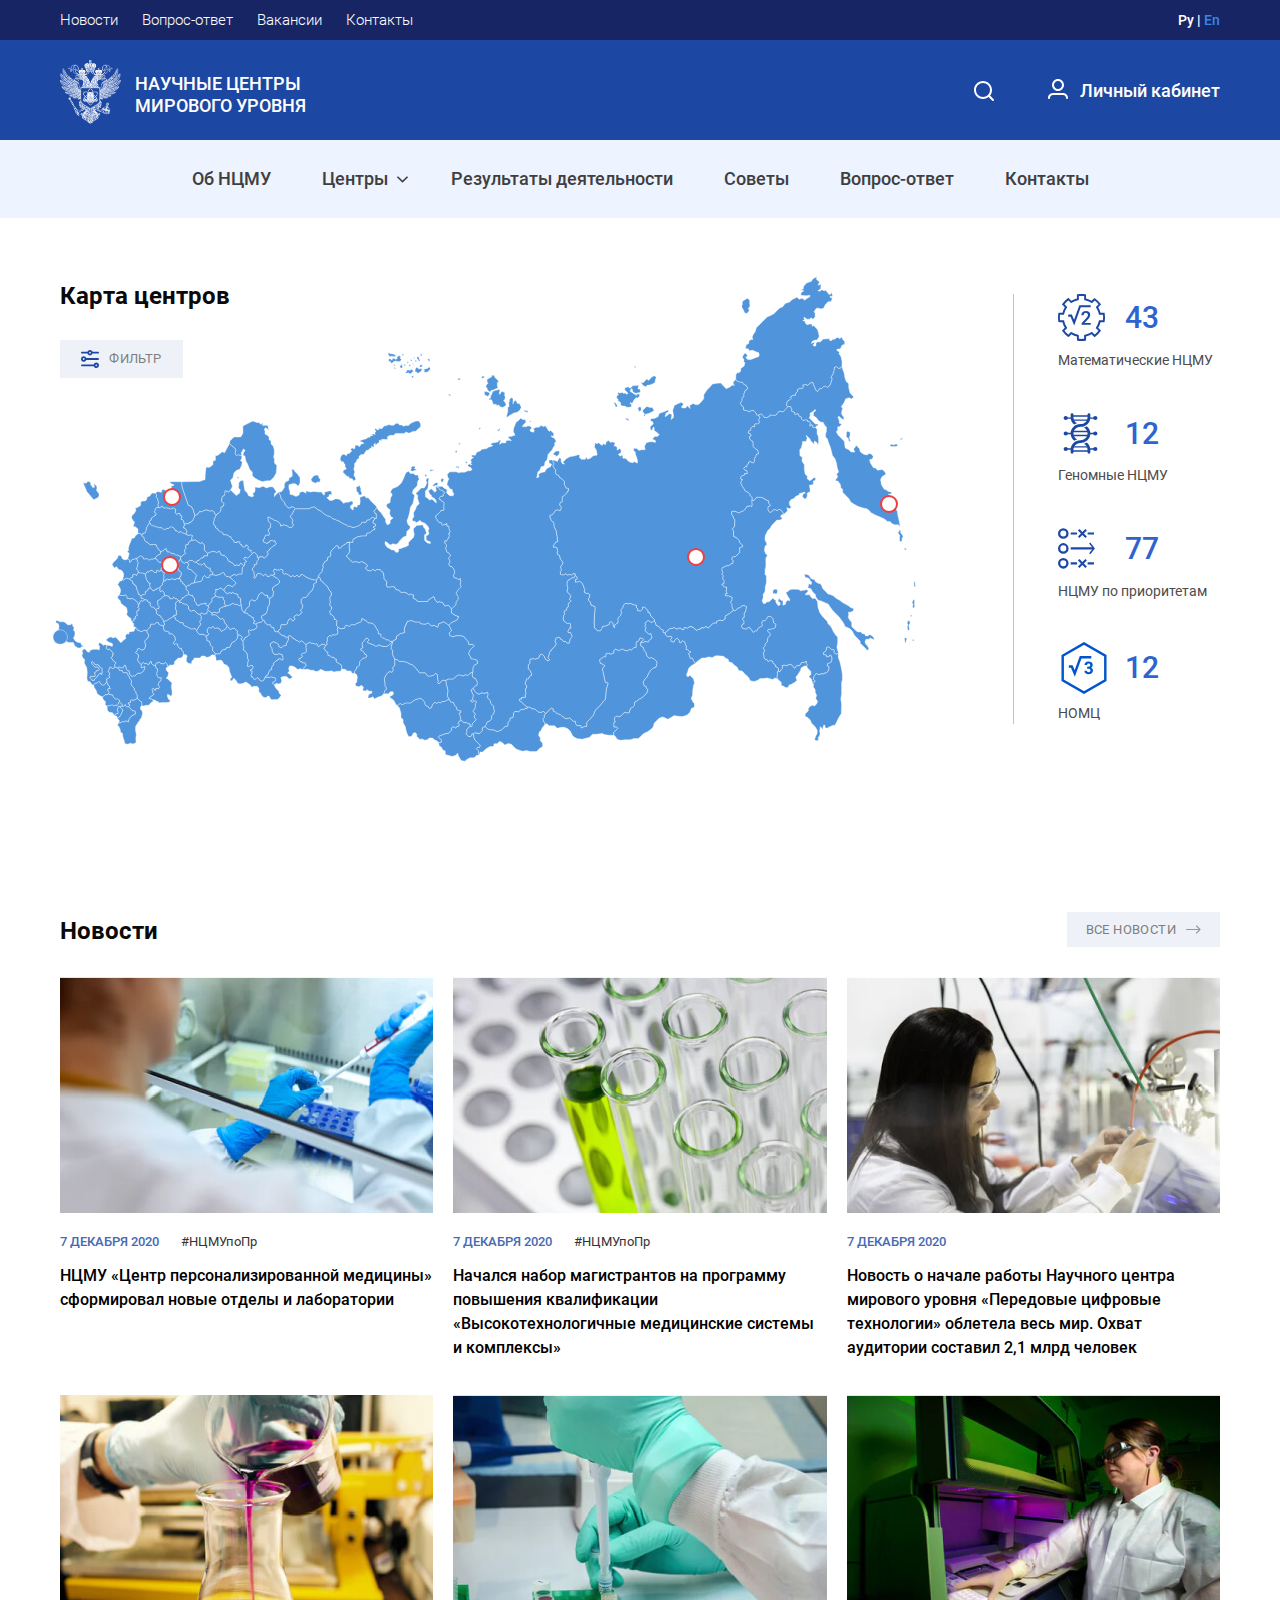
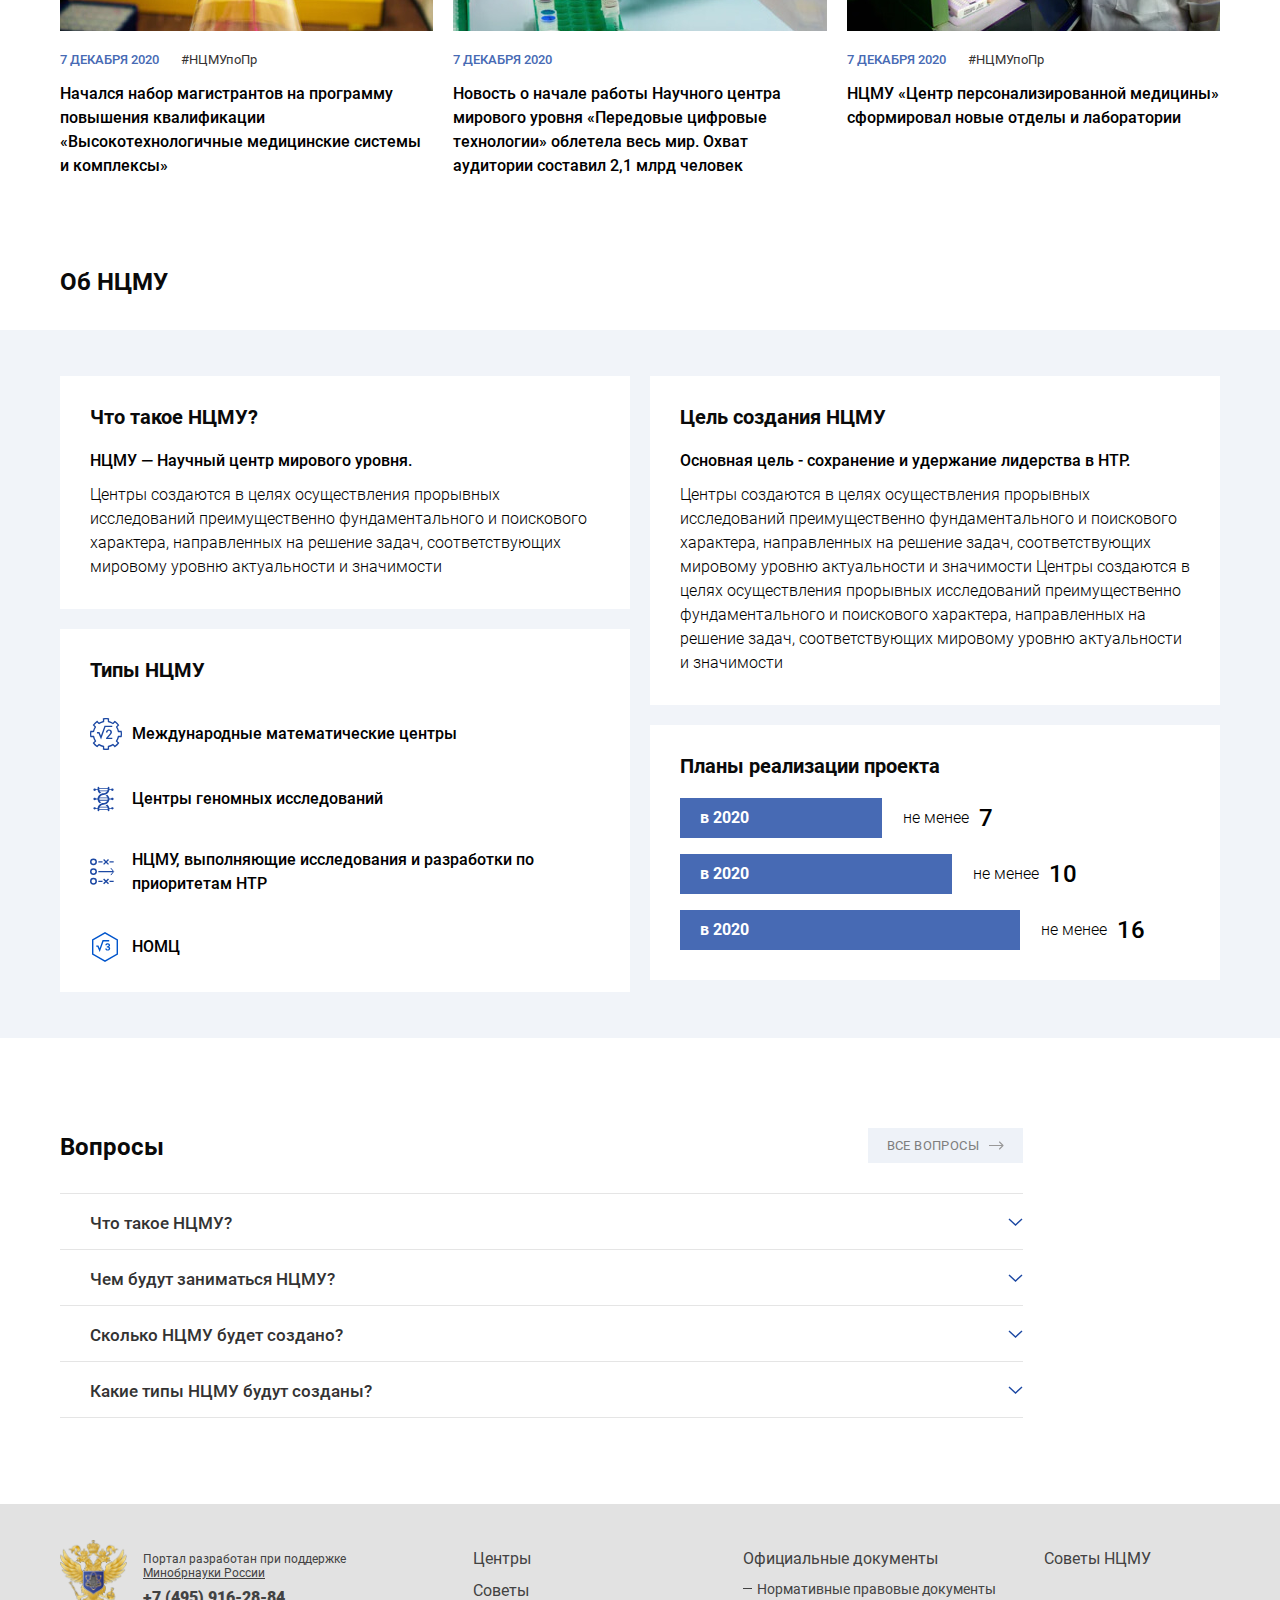
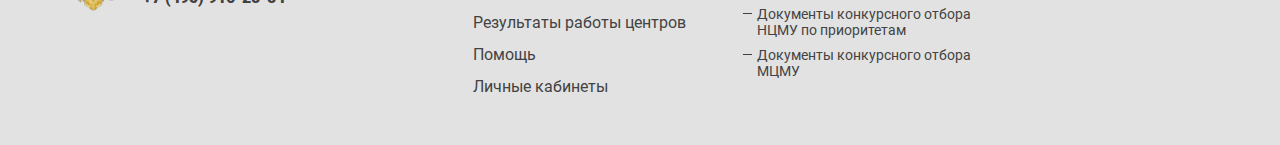
<file: ncmu-01-main.html>
<!DOCTYPE html>
<html lang="ru">
    <head>
        <meta charset="utf-8" />
        <title>НЦМУ</title>

        <link rel="stylesheet" href="css/styles.css" />
        <link rel="stylesheet" href="js/mcustomscrollbar/jquery.mCustomScrollbar.css" />
        <link rel="stylesheet" href="js/slick/slick.css" />
        <link rel="stylesheet" href="js/select2/select2.css" />
        <link rel="stylesheet" href="js/air-datepicker/datepicker.css" />

        <meta http-equiv="x-ua-compatible" content="ie=edge" />
        <meta name="viewport" content="width=device-width" />
    </head>

    <body>

        <div class="wrapper">
            <div class="wrapper-inner">

                <div class="header-mobile-top">
                    <div class="container">
                        <div class="logo"><img src="images/logo.png" alt="" /><span>научные центры<br /> мирового уровня</span></div>
                        <a href="#" class="mobile-menu-link"><span></span></a>
                    </div>
                </div>

                <div class="header-wrapper">
                    <div class="top">
                        <div class="container">
                            <div class="top-menu">
                                <ul>
                                    <li><a href="#">Новости</a></li>
                                    <li><a href="#">Вопрос-ответ</a></li>
                                    <li><a href="#">Вакансии</a></li>
                                    <li><a href="#">Контакты</a></li>
                                </ul>
                            </div>
                            <div class="top-lang">
                                <span>Ру</span> | <a href="#">En</a>
                            </div>
                        </div>
                    </div>

                    <header>
                        <div class="container">
                            <div class="logo"><img src="images/logo.png" alt="" /><span>научные центры<br /> мирового уровня</span></div>

                            <div class="header-cabinet">
                                <a href="#" class="header-cabinet-link"><svg><use xlink:href="images/sprite.svg#header-cabinet"></use></svg>Личный кабинет</a>
                            </div>

                            <div class="header-search">
                                <a href="#" class="header-search-link"><svg><use xlink:href="images/sprite.svg#header-search"></use></svg></a>
                            </div>

                            <a href="#" class="mobile-menu-link"><span></span></a>
                        </div>
                    </header>

                    <div class="nav">
                        <div class="container">
                            <ul>
                                <li><a href="#">Об НЦМУ</a></li>
                                <li>
                                    <a href="#">Центры<svg><use xlink:href="images/sprite.svg#nav-arrow"></use></svg></a>
                                    <ul>
                                        <li><a href="#">Математические НЦМУ</a></li>
                                        <li><a href="#">НЦМУ по приоритетам</a></li>
                                        <li><a href="#">Геномные НЦМУ</a></li>
                                        <li><a href="#">НОМЦ</a></li>
                                    </ul>
                                </li>
                                <li><a href="#">Результаты деятельности</a></li>
                                <li><a href="#">Советы</a></li>
                                <li><a href="#">Вопрос-ответ</a></li>
                                <li><a href="#">Контакты</a></li>
                            </ul>
                        </div>
                    </div>

                    <div class="header-mobile">
                        <div class="header-mobile-menu"></div>
                        <div class="container">
                            <div class="header-mobile-feedback"><a href="#" class="btn"><svg><use xlink:href="images/sprite.svg#header-mobile-feedback"></use></svg>Обратная связь</a></div>
                            <div class="header-mobile-footer">
                                <div class="header-mobile-footer-container">
                                    <div class="header-mobile-footer-title">Портал разработан при поддержке <a href="#">Минобрнауки России</a></div>
                                    <div class="header-mobile-footer-phone"><a href="tel:+74959168108">+7 (495) 916–81–08</a></div>
                                </div>
                                <div class="header-mobile-footer-logo"></div>
                            </div>
                        </div>
                    </div>
                </div>

                <div class="search-window">
                    <div class="search-window-bg"></div>
                    <div class="search-window-form">
                        <div class="container">
                            <div class="search-window-form-back"><a href="#">Поиск</a></div>
                            <form action="#" method="post">
                                <div class="search-window-form-input"><input type="text" name="search" value="" class="required" placeholder="Поиск" /><svg><use xlink:href="images/sprite.svg#header-search"></use></svg></div>
                                <div class="search-window-form-submit"><input type="submit" value="Найти" class="btn" /></div>
                            </form>
                        </div>
                    </div>
                    <div class="search-window-close"><svg><use xlink:href="images/sprite.svg#search-window-close"></use></svg></div>
                </div>

                <!-- container -->
                <div class="container">

                    <!-- main map -->
                    <div class="main-map">
                        <div class="main-header">
                            <div class="main-header-title">Карта центров</div>
                        </div>

                        <div class="main-map-wrapper">
                            <div class="main-map-container">
                                <div class="main-map-content"></div>
                                <script src="js/regions.js"></script>
                                <script>
                                    var mainRegionsData = [
                                        {
                                            'coords'    : [800, 350],
                                            'title'     : 'Якутск',
                                            'math'      : 1,
                                            'ntr'       : 0,
                                            'genom'     : 3,
                                            'nomc'      : 1,
                                            'link'      : 'windows/main-map.html'
                                        },

                                        {
                                            'coords'    : [1040, 285],
                                            'title'     : 'Петропавловск-Камчатский',
                                            'math'      : 1,
                                            'ntr'       : 1,
                                            'genom'     : 1,
                                            'nomc'      : 1,
                                            'link'      : 'windows/main-map.html'
                                        },

                                        {
                                            'coords'    : [146, 360],
                                            'title'     : 'Москва',
                                            'math'      : 999,
                                            'ntr'       : 999,
                                            'genom'     : 999,
                                            'nomc'      : 999,
                                            'link'      : 'windows/main-map.html'
                                        },

                                        {
                                            'coords'    : [148, 276],
                                            'title'     : 'Санкт-Петербург',
                                            'math'      : 11,
                                            'ntr'       : 4,
                                            'genom'     : 6,
                                            'nomc'      : 1,
                                            'link'      : 'windows/main-map.html'
                                        }
                                    ];
                                </script>
                                <div class="main-map-filter">
                                    <a href="#" class="main-map-filter-link"><svg><use xlink:href="images/sprite.svg#main-map-filter-link"></use></svg>фильтр</a>
                                    <div class="main-map-filter-window">
                                        <div class="form-checkbox"><label><input type="checkbox" name="type1" value="math" /><span>МатНЦМУ</span></label></div>
                                        <div class="form-checkbox"><label><input type="checkbox" name="type2" value="genom" /><span>Геномные НЦМУ</span></label></div>
                                        <div class="form-checkbox"><label><input type="checkbox" name="type3" value="ntr" /><span>НЦМУ по приоритетам</span></label></div>
                                        <div class="form-checkbox"><label><input type="checkbox" name="type4" value="nomc" /><span>НОМЦ</span></label></div>
                                    </div>
                                    <div class="main-map-filter-params">
                                        <div class="main-map-filter-params-inner"></div>
                                    </div>
                                </div>
                            </div>
                            <div class="main-map-summ">
                                <div class="main-map-summ-item">
                                    <div class="main-map-summ-item-header">
                                        <div class="main-map-summ-item-icon"><img src="images/main-about-types-1.svg" alt="" width="47" height="47" /></div>
                                        <div class="main-map-summ-item-value">43</div>
                                    </div>
                                    <div class="main-map-summ-item-title">Математические НЦМУ</div>
                                </div>
                                <div class="main-map-summ-item">
                                    <div class="main-map-summ-item-header">
                                        <div class="main-map-summ-item-icon"><img src="images/main-about-types-2.svg" alt="" width="45" height="44" /></div>
                                        <div class="main-map-summ-item-value">12</div>
                                    </div>
                                    <div class="main-map-summ-item-title">Геномные НЦМУ</div>
                                </div>
                                <div class="main-map-summ-item">
                                    <div class="main-map-summ-item-header">
                                        <div class="main-map-summ-item-icon"><img src="images/main-about-types-3.svg" alt="" width="38" height="47" /></div>
                                        <div class="main-map-summ-item-value">77</div>
                                    </div>
                                    <div class="main-map-summ-item-title">НЦМУ по приоритетам</div>
                                </div>
                                <div class="main-map-summ-item">
                                    <div class="main-map-summ-item-header">
                                        <div class="main-map-summ-item-icon"><img src="images/main-about-types-4.svg" alt="" width="52" height="52" /></div>
                                        <div class="main-map-summ-item-value">12</div>
                                    </div>
                                    <div class="main-map-summ-item-title">НОМЦ</div>
                                </div>
                            </div>
                        </div>
                    </div>
                    <!-- main map END -->

                    <!-- main news -->
                    <div class="main-news">
                        <div class="main-header">
                            <div class="main-header-title">Новости</div>
                            <div class="main-header-btn"><a href="#">Все новости<svg><use xlink:href="images/sprite.svg#main-header-btn"></use></svg><svg><use xlink:href="images/sprite.svg#main-header-btn-mobile"></use></svg></a></div>
                        </div>

                        <div class="main-news-list">
                            <div class="main-news-item">
                                <a href="#">
                                    <div class="main-news-item-preview"><img src="files/main-news-1.jpg" alt="" /></div>
                                    <div class="main-news-item-date">7 декабря 2020 <span>#НЦМУпоПр</span></div>
                                    <div class="main-news-item-title">НЦМУ «Центр персонализированной медицины» сформировал новые отделы и лаборатории</div>
                                </a>
                            </div>
                            <div class="main-news-item">
                                <a href="#">
                                    <div class="main-news-item-preview"><img src="files/main-news-2.jpg" alt="" /></div>
                                    <div class="main-news-item-date">7 декабря 2020 <span>#НЦМУпоПр</span></div>
                                    <div class="main-news-item-title">Начался набор магистрантов на программу повышения квалификации «Высокотехнологичные медицинские системы и комплексы»</div>
                                </a>
                            </div>
                            <div class="main-news-item">
                                <a href="#">
                                    <div class="main-news-item-preview"><img src="files/main-news-3.jpg" alt="" /></div>
                                    <div class="main-news-item-date">7 декабря 2020</div>
                                    <div class="main-news-item-title">Новость о начале работы Научного центра мирового уровня «Передовые цифровые технологии» облетела весь мир. Охват аудитории составил 2,1 млрд человек</div>
                                </a>
                            </div>
                            <div class="main-news-item">
                                <a href="#">
                                    <div class="main-news-item-preview"><img src="files/main-news-4.jpg" alt="" /></div>
                                    <div class="main-news-item-date">7 декабря 2020 <span>#НЦМУпоПр</span></div>
                                    <div class="main-news-item-title">Начался набор магистрантов на программу повышения квалификации «Высокотехнологичные медицинские системы и комплексы»</div>
                                </a>
                            </div>
                            <div class="main-news-item">
                                <a href="#">
                                    <div class="main-news-item-preview"><img src="files/main-news-5.jpg" alt="" /></div>
                                    <div class="main-news-item-date">7 декабря 2020</div>
                                    <div class="main-news-item-title">Новость о начале работы Научного центра мирового уровня «Передовые цифровые технологии» облетела весь мир. Охват аудитории составил 2,1 млрд человек</div>
                                </a>
                            </div>
                            <div class="main-news-item">
                                <a href="#">
                                    <div class="main-news-item-preview"><img src="files/main-news-6.jpg" alt="" /></div>
                                    <div class="main-news-item-date">7 декабря 2020 <span>#НЦМУпоПр</span></div>
                                    <div class="main-news-item-title">НЦМУ «Центр персонализированной медицины» сформировал новые отделы и лаборатории</div>
                                </a>
                            </div>
                        </div>
                    </div>
                    <!-- main news END -->

                    <!-- main about -->
                    <div class="main-about">
                        <div class="main-header">
                            <div class="main-header-title">Об НЦМУ</div>
                        </div>

                        <div class="main-about-container">
                            <div class="main-about-list">
                                <div class="main-about-item">
                                    <div class="main-about-item-inner">
                                        <div class="main-about-item-title">Что такое НЦМУ?</div>
                                        <div class="main-about-item-subtitle">НЦМУ — Научный центр мирового уровня.</div>
                                        <div class="main-about-item-text">Центры создаются в целях осуществления прорывных исследований преимущественно фундаментального и поискового характера, направленных на решение задач, соответствующих мировому уровню актуальности и значимости</div>
                                    </div>
                                </div>

                                <div class="main-about-item">
                                    <div class="main-about-item-inner">
                                        <div class="main-about-item-title">Цель создания НЦМУ</div>
                                        <div class="main-about-item-subtitle">Основная цель - сохранение и удержание лидерства в НТР.</div>
                                        <div class="main-about-item-text">Центры создаются в целях осуществления прорывных исследований преимущественно фундаментального и поискового характера, направленных на решение задач, соответствующих мировому уровню актуальности и значимости Центры создаются в целях осуществления прорывных исследований преимущественно фундаментального и поискового характера, направленных на решение задач, соответствующих мировому уровню актуальности и значимости</div>
                                    </div>
                                </div>

                                <div class="main-about-item">
                                    <div class="main-about-item-inner">
                                        <div class="main-about-item-title">Типы НЦМУ</div>
                                        <div class="main-about-types">
                                            <div class="main-about-type">
                                                <div class="main-about-type-icon"><img src="images/main-about-types-1.svg" alt="" /></div>
                                                <div class="main-about-type-title">Международные математические центры</div>
                                            </div>
                                            <div class="main-about-type">
                                                <div class="main-about-type-icon"><img src="images/main-about-types-2.svg" alt="" /></div>
                                                <div class="main-about-type-title">Центры геномных исследований</div>
                                            </div>
                                            <div class="main-about-type">
                                                <div class="main-about-type-icon"><img src="images/main-about-types-3.svg" alt="" /></div>
                                                <div class="main-about-type-title">НЦМУ, выполняющие исследования и разработки по приоритетам НТР</div>
                                            </div>
                                            <div class="main-about-type">
                                                <div class="main-about-type-icon"><img src="images/main-about-types-4.svg" alt="" /></div>
                                                <div class="main-about-type-title">НОМЦ</div>
                                            </div>
                                        </div>
                                    </div>
                                </div>

                                <div class="main-about-item">
                                    <div class="main-about-item-inner">
                                        <div class="main-about-item-title">Планы реализации проекта</div>
                                        <div class="main-about-plans">
                                            <div class="main-about-plan">
                                                <div class="main-about-plan-line" style="width:39.60%">в 2020</div>
                                                <div class="main-about-plan-text">не менее</div>
                                                <div class="main-about-plan-value">7</div>
                                            </div>
                                            <div class="main-about-plan">
                                                <div class="main-about-plan-line" style="width:53.33%">в 2020</div>
                                                <div class="main-about-plan-text">не менее</div>
                                                <div class="main-about-plan-value">10</div>
                                            </div>
                                            <div class="main-about-plan">
                                                <div class="main-about-plan-line" style="width:66.66%">в 2020</div>
                                                <div class="main-about-plan-text">не менее</div>
                                                <div class="main-about-plan-value">16</div>
                                            </div>
                                        </div>
                                    </div>
                                </div>
                            </div>
                        </div>
                    </div>
                    <!-- main about END -->

                    <!-- main faq -->
                    <div class="main-faq">
                        <div class="main-header">
                            <div class="main-header-title">Вопросы</div>
                            <div class="main-header-btn"><a href="#">Все вопросы<svg><use xlink:href="images/sprite.svg#main-header-btn"></use></svg><svg><use xlink:href="images/sprite.svg#main-header-btn-mobile"></use></svg></a></div>
                        </div>

                        <div class="main-faq-list">
                            <div class="main-faq-item">
                                <div class="main-faq-item-header">Что такое НЦМУ?<svg><use xlink:href="images/sprite.svg#main-faq-arrow"></use></svg></div>
                                <div class="main-faq-item-text">
                                    В соответствии с указом Президента Российской Федерации от 7 мая 2018 г. №204 проводится конкурсный отбор научных или образовательных организаций высшего образования, на базе которых возможно создание НЦМУ
                                </div>
                            </div>
                            <div class="main-faq-item">
                                <div class="main-faq-item-header">Чем будут заниматься НЦМУ?<svg><use xlink:href="images/sprite.svg#main-faq-arrow"></use></svg></div>
                                <div class="main-faq-item-text">
                                    В соответствии с указом Президента Российской Федерации от 7 мая 2018 г. №204 проводится конкурсный отбор научных или образовательных организаций высшего образования, на базе которых возможно создание НЦМУ
                                </div>
                            </div>
                            <div class="main-faq-item">
                                <div class="main-faq-item-header">Сколько НЦМУ будет создано?<svg><use xlink:href="images/sprite.svg#main-faq-arrow"></use></svg></div>
                                <div class="main-faq-item-text">
                                    В соответствии с указом Президента Российской Федерации от 7 мая 2018 г. №204 проводится конкурсный отбор научных или образовательных организаций высшего образования, на базе которых возможно создание НЦМУ
                                </div>
                            </div>
                            <div class="main-faq-item">
                                <div class="main-faq-item-header">Какие типы НЦМУ будут созданы?<svg><use xlink:href="images/sprite.svg#main-faq-arrow"></use></svg></div>
                                <div class="main-faq-item-text">
                                    В соответствии с указом Президента Российской Федерации от 7 мая 2018 г. №204 проводится конкурсный отбор научных или образовательных организаций высшего образования, на базе которых возможно создание НЦМУ
                                </div>
                            </div>
                        </div>
                    </div>
                    <!-- main faq END -->

                </div>
                <!-- container END -->

            </div>
        </div>

        <footer>
            <div class="container">
                <div class="footer-logo"><img src="images/footer-logo.png" alt="" /></div>
                <div class="copyrights">
                    Портал разработан при поддержке <a href="#">Минобрнауки России</a>
                    <div class="footer-phone"><a href="tel:+74959162884">+7 (495) 916-28-84</a></div>
                </div>
                <div class="footer-menu">
                    <ul>
                        <li><a href="#">Центры</a></li>
                        <li><a href="#">Советы</a></li>
                        <li><a href="#">Результаты работы центров</a></li>
                        <li><a href="#">Помощь</a></li>
                        <li><a href="#">Личные кабинеты</a></li>
                    </ul>
                </div>
                <div class="footer-menu">
                    <div class="footer-menu-title"><a href="#">Официальные документы</a></div>
                    <ul>
                        <li><a href="#">Нормативные правовые документы</a></li>
                        <li><a href="#">Документы конкурсного отбора НЦМУ по приоритетам</a></li>
                        <li><a href="#">Документы конкурсного отбора МЦМУ</a></li>
                    </ul>
                </div>
                <div class="footer-menu">
                    <div class="footer-menu-title"><a href="#">Советы НЦМУ</a></div>
                </div>
            </div>
        </footer>

        <a href="#" class="up-link"><svg><use xlink:href="images/sprite.svg#up-link"></use></svg></a>

        <script>
            var pathTemplate = './';
        </script>
        <script src="js/fonts.js"></script>

        <script src="js/svg4everybody.min.js"></script>
        <script>svg4everybody();</script>

        <script src="js/jquery-3.4.1.min.js"></script>
        <script src="js/mcustomscrollbar/jquery.mCustomScrollbar.concat.min.js"></script>
        <script src="js/slick/slick.min.js"></script>
        <script src="js/select2/select2.min.js"></script>
        <script src="js/select2/ru.js"></script>
        <script src="js/jquery.mask.min.js"></script>
        <script src="js/validation/jquery.validate.min.js"></script>
        <script src="js/validation/messages_ru.js"></script>
        <script src="js/air-datepicker/datepicker.min.js"></script>
        <script src="js/tools.js"></script>

    </body>
</html>
</file>
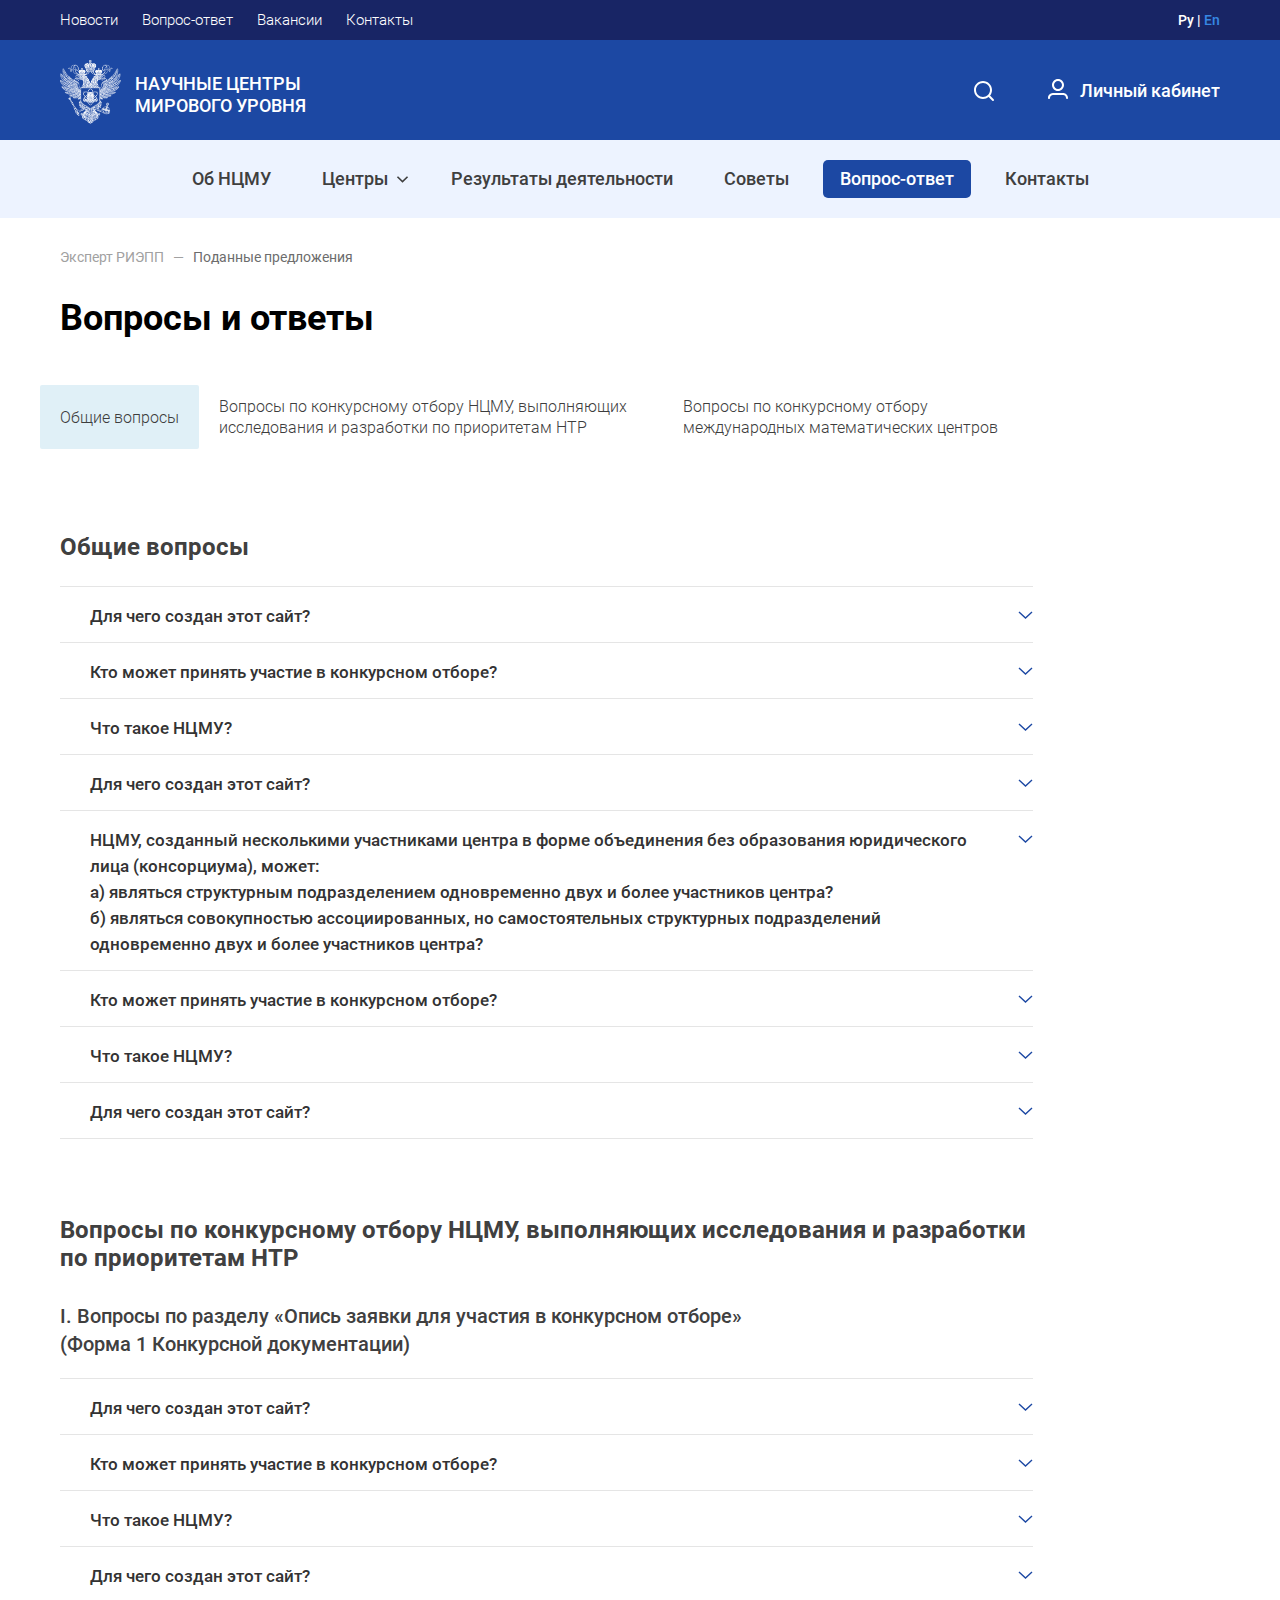
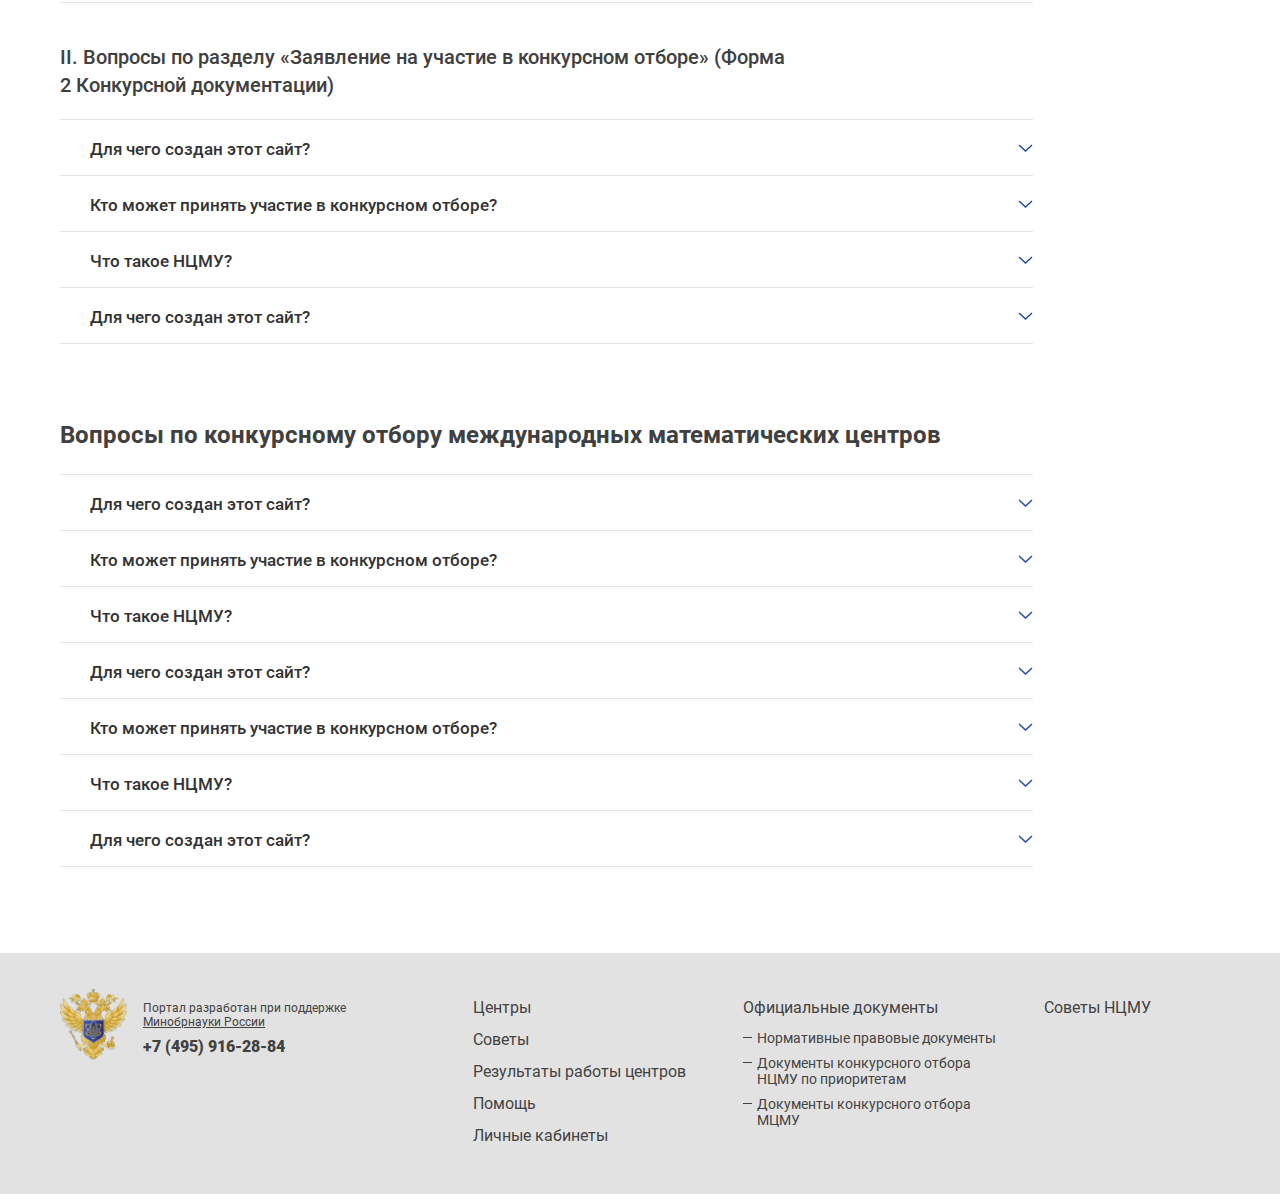
<file: ncmu-02-faq.html>
<!DOCTYPE html>
<html lang="ru">
    <head>
        <meta charset="utf-8" />
        <title>НЦМУ</title>

        <link rel="stylesheet" href="css/styles.css" />
        <link rel="stylesheet" href="js/mcustomscrollbar/jquery.mCustomScrollbar.css" />
        <link rel="stylesheet" href="js/slick/slick.css" />
        <link rel="stylesheet" href="js/select2/select2.css" />
        <link rel="stylesheet" href="js/air-datepicker/datepicker.css" />

        <meta http-equiv="x-ua-compatible" content="ie=edge" />
        <meta name="viewport" content="width=device-width" />
    </head>

    <body>

        <div class="wrapper">
            <div class="wrapper-inner">

                <div class="header-mobile-top">
                    <div class="container">
                        <div class="logo"><a href="#"><img src="images/logo.png" alt="" /><span>научные центры<br /> мирового уровня</span></a></div>
                        <a href="#" class="mobile-menu-link"><span></span></a>
                    </div>
                </div>

                <div class="header-wrapper">
                    <div class="top">
                        <div class="container">
                            <div class="top-menu">
                                <ul>
                                    <li><a href="#">Новости</a></li>
                                    <li class="active"><a href="#">Вопрос-ответ</a></li>
                                    <li><a href="#">Вакансии</a></li>
                                    <li><a href="#">Контакты</a></li>
                                </ul>
                            </div>
                            <div class="top-lang">
                                <span>Ру</span> | <a href="#">En</a>
                            </div>
                        </div>
                    </div>

                    <header>
                        <div class="container">
                            <div class="logo"><a href="#"><img src="images/logo.png" alt="" /><span>научные центры<br /> мирового уровня</span></a></div>

                            <div class="header-cabinet">
                                <a href="#" class="header-cabinet-link"><svg><use xlink:href="images/sprite.svg#header-cabinet"></use></svg>Личный кабинет</a>
                            </div>

                            <div class="header-search">
                                <a href="#" class="header-search-link"><svg><use xlink:href="images/sprite.svg#header-search"></use></svg></a>
                            </div>

                            <a href="#" class="mobile-menu-link"><span></span></a>
                        </div>
                    </header>

                    <div class="nav">
                        <div class="container">
                            <ul>
                                <li><a href="#">Об НЦМУ</a></li>
                                <li>
                                    <a href="#">Центры<svg><use xlink:href="images/sprite.svg#nav-arrow"></use></svg></a>
                                    <ul>
                                        <li><a href="#">Математические НЦМУ</a></li>
                                        <li><a href="#">НЦМУ по приоритетам</a></li>
                                        <li><a href="#">Геномные НЦМУ</a></li>
                                        <li><a href="#">НОМЦ</a></li>
                                    </ul>
                                </li>
                                <li><a href="#">Результаты деятельности</a></li>
                                <li><a href="#">Советы</a></li>
                                <li class="active"><a href="#">Вопрос-ответ</a></li>
                                <li><a href="#">Контакты</a></li>
                            </ul>
                        </div>
                    </div>

                    <div class="header-mobile">
                        <div class="header-mobile-menu"></div>
                        <div class="container">
                            <div class="header-mobile-feedback"><a href="#" class="btn"><svg><use xlink:href="images/sprite.svg#header-mobile-feedback"></use></svg>Обратная связь</a></div>
                            <div class="header-mobile-footer">
                                <div class="header-mobile-footer-container">
                                    <div class="header-mobile-footer-title">Портал разработан при поддержке <a href="#">Минобрнауки России</a></div>
                                    <div class="header-mobile-footer-phone"><a href="tel:+74959168108">+7 (495) 916–81–08</a></div>
                                </div>
                                <div class="header-mobile-footer-logo"></div>
                            </div>
                        </div>
                    </div>
                </div>

                <div class="search-window">
                    <div class="search-window-bg"></div>
                    <div class="search-window-form">
                        <div class="container">
                            <div class="search-window-form-back"><a href="#">Поиск</a></div>
                            <form action="#" method="post">
                                <div class="search-window-form-input"><input type="text" name="search" value="" class="required" placeholder="Поиск" /><svg><use xlink:href="images/sprite.svg#header-search"></use></svg></div>
                                <div class="search-window-form-submit"><input type="submit" value="Найти" class="btn" /></div>
                            </form>
                        </div>
                    </div>
                    <div class="search-window-close"><svg><use xlink:href="images/sprite.svg#search-window-close"></use></svg></div>
                </div>

                <!-- container -->
                <div class="container">

                    <div class="breadcrumbs"><a href="#">Эксперт РИЭПП</a> &nbsp; <span>—</span> &nbsp; Поданные предложения</div>

                    <h1>Вопросы и ответы</h1>

                    <div class="faq-menu">
                        <a href="#faq1" class="active">Общие&nbsp;вопросы</a>
                        <a href="#faq2">Вопросы по конкурсному отбору НЦМУ, выполняющих  исследования и разработки по приоритетам НТР</a>
                        <a href="#faq3">Вопросы по конкурсному отбору международных математических центров</a>
                    </div>

                    <div class="faq">
                        <div class="faq-group-title" id="faq1">Общие вопросы<svg><use xlink:href="images/sprite.svg#faq-group-title"></use></svg></div>
                        <div class="faq-group-container">
                            <div class="main-faq-list">
                                <div class="main-faq-item" data-id="faq-item-1">
                                    <div class="main-faq-item-header">Для чего создан этот сайт?<svg><use xlink:href="images/sprite.svg#main-faq-arrow"></use></svg></div>
                                    <div class="main-faq-item-text">
                                        В соответствии с указом Президента Российской Федерации от 7 мая 2018 г. №204 проводится конкурсный отбор научных или образовательных организаций высшего образования, на базе которых возможно создание НЦМУ
                                    </div>
                                </div>
                                <div class="main-faq-item" data-id="faq-item-2">
                                    <div class="main-faq-item-header">Кто может принять участие в конкурсном отборе?<svg><use xlink:href="images/sprite.svg#main-faq-arrow"></use></svg></div>
                                    <div class="main-faq-item-text">
                                        В соответствии с указом Президента Российской Федерации от 7 мая 2018 г. №204 проводится конкурсный отбор научных или образовательных организаций высшего образования, на базе которых возможно создание НЦМУ
                                    </div>
                                </div>
                                <div class="main-faq-item" data-id="faq-item-3">
                                    <div class="main-faq-item-header">Что такое НЦМУ?<svg><use xlink:href="images/sprite.svg#main-faq-arrow"></use></svg></div>
                                    <div class="main-faq-item-text">
                                        В соответствии с указом Президента Российской Федерации от 7 мая 2018 г. №204 проводится конкурсный отбор научных или образовательных организаций высшего образования, на базе которых возможно создание НЦМУ
                                    </div>
                                </div>
                                <div class="main-faq-item" data-id="faq-item-4">
                                    <div class="main-faq-item-header">Для чего создан этот сайт?<svg><use xlink:href="images/sprite.svg#main-faq-arrow"></use></svg></div>
                                    <div class="main-faq-item-text">
                                        В соответствии с указом Президента Российской Федерации от 7 мая 2018 г. №204 проводится конкурсный отбор научных или образовательных организаций высшего образования, на базе которых возможно создание НЦМУ
                                    </div>
                                </div>
                                <div class="main-faq-item" data-id="faq-item-5">
                                    <div class="main-faq-item-header">НЦМУ, созданный несколькими участниками центра в форме объединения без образования юридического лица (консорциума), может:<br /> а) являться структурным подразделением одновременно двух и более участников центра?<br /> б) являться совокупностью ассоциированных, но самостоятельных структурных подразделений одновременно двух и более участников центра?<svg><use xlink:href="images/sprite.svg#main-faq-arrow"></use></svg></div>
                                    <div class="main-faq-item-text">
                                        В соответствии с указом Президента Российской Федерации от 7 мая 2018 г. №204 проводится конкурсный отбор научных или образовательных организаций высшего образования, на базе которых возможно создание НЦМУ
                                    </div>
                                </div>
                                <div class="main-faq-item" data-id="faq-item-6">
                                    <div class="main-faq-item-header">Кто может принять участие в конкурсном отборе?<svg><use xlink:href="images/sprite.svg#main-faq-arrow"></use></svg></div>
                                    <div class="main-faq-item-text">
                                        В соответствии с указом Президента Российской Федерации от 7 мая 2018 г. №204 проводится конкурсный отбор научных или образовательных организаций высшего образования, на базе которых возможно создание НЦМУ
                                    </div>
                                </div>
                                <div class="main-faq-item" data-id="faq-item-7">
                                    <div class="main-faq-item-header">Что такое НЦМУ?<svg><use xlink:href="images/sprite.svg#main-faq-arrow"></use></svg></div>
                                    <div class="main-faq-item-text">
                                        В соответствии с указом Президента Российской Федерации от 7 мая 2018 г. №204 проводится конкурсный отбор научных или образовательных организаций высшего образования, на базе которых возможно создание НЦМУ
                                    </div>
                                </div>
                                <div class="main-faq-item" data-id="faq-item-8">
                                    <div class="main-faq-item-header">Для чего создан этот сайт?<svg><use xlink:href="images/sprite.svg#main-faq-arrow"></use></svg></div>
                                    <div class="main-faq-item-text">
                                        В соответствии с указом Президента Российской Федерации от 7 мая 2018 г. №204 проводится конкурсный отбор научных или образовательных организаций высшего образования, на базе которых возможно создание НЦМУ
                                    </div>
                                </div>
                            </div>
                        </div>
                    </div>

                    <div class="faq">
                        <div class="faq-group-title" id="faq2">Вопросы по конкурсному отбору НЦМУ, выполняющих  исследования и разработки по приоритетам НТР<svg><use xlink:href="images/sprite.svg#faq-group-title"></use></svg></div>
                        <div class="faq-group-container">

                            <div class="faq-group-subtitle">I. Вопросы по разделу «Опись заявки для участия в конкурсном отборе» (Форма 1 Конкурсной документации)</div>
                            <div class="main-faq-list">
                                <div class="main-faq-item" data-id="faq-item-9">
                                    <div class="main-faq-item-header">Для чего создан этот сайт?<svg><use xlink:href="images/sprite.svg#main-faq-arrow"></use></svg></div>
                                    <div class="main-faq-item-text">
                                        В соответствии с указом Президента Российской Федерации от 7 мая 2018 г. №204 проводится конкурсный отбор научных или образовательных организаций высшего образования, на базе которых возможно создание НЦМУ
                                    </div>
                                </div>
                                <div class="main-faq-item" data-id="faq-item-10">
                                    <div class="main-faq-item-header">Кто может принять участие в конкурсном отборе?<svg><use xlink:href="images/sprite.svg#main-faq-arrow"></use></svg></div>
                                    <div class="main-faq-item-text">
                                        В соответствии с указом Президента Российской Федерации от 7 мая 2018 г. №204 проводится конкурсный отбор научных или образовательных организаций высшего образования, на базе которых возможно создание НЦМУ
                                    </div>
                                </div>
                                <div class="main-faq-item" data-id="faq-item-11">
                                    <div class="main-faq-item-header">Что такое НЦМУ?<svg><use xlink:href="images/sprite.svg#main-faq-arrow"></use></svg></div>
                                    <div class="main-faq-item-text">
                                        В соответствии с указом Президента Российской Федерации от 7 мая 2018 г. №204 проводится конкурсный отбор научных или образовательных организаций высшего образования, на базе которых возможно создание НЦМУ
                                    </div>
                                </div>
                                <div class="main-faq-item" data-id="faq-item-12">
                                    <div class="main-faq-item-header">Для чего создан этот сайт?<svg><use xlink:href="images/sprite.svg#main-faq-arrow"></use></svg></div>
                                    <div class="main-faq-item-text">
                                        В соответствии с указом Президента Российской Федерации от 7 мая 2018 г. №204 проводится конкурсный отбор научных или образовательных организаций высшего образования, на базе которых возможно создание НЦМУ
                                    </div>
                                </div>
                            </div>

                            <div class="faq-group-subtitle">II. Вопросы по разделу «Заявление на участие в конкурсном отборе» (Форма 2 Конкурсной документации)</div>
                            <div class="main-faq-list">
                                <div class="main-faq-item" data-id="faq-item-13">
                                    <div class="main-faq-item-header">Для чего создан этот сайт?<svg><use xlink:href="images/sprite.svg#main-faq-arrow"></use></svg></div>
                                    <div class="main-faq-item-text">
                                        В соответствии с указом Президента Российской Федерации от 7 мая 2018 г. №204 проводится конкурсный отбор научных или образовательных организаций высшего образования, на базе которых возможно создание НЦМУ
                                    </div>
                                </div>
                                <div class="main-faq-item" data-id="faq-item-14">
                                    <div class="main-faq-item-header">Кто может принять участие в конкурсном отборе?<svg><use xlink:href="images/sprite.svg#main-faq-arrow"></use></svg></div>
                                    <div class="main-faq-item-text">
                                        В соответствии с указом Президента Российской Федерации от 7 мая 2018 г. №204 проводится конкурсный отбор научных или образовательных организаций высшего образования, на базе которых возможно создание НЦМУ
                                    </div>
                                </div>
                                <div class="main-faq-item" data-id="faq-item-15">
                                    <div class="main-faq-item-header">Что такое НЦМУ?<svg><use xlink:href="images/sprite.svg#main-faq-arrow"></use></svg></div>
                                    <div class="main-faq-item-text">
                                        В соответствии с указом Президента Российской Федерации от 7 мая 2018 г. №204 проводится конкурсный отбор научных или образовательных организаций высшего образования, на базе которых возможно создание НЦМУ
                                    </div>
                                </div>
                                <div class="main-faq-item" data-id="faq-item-16">
                                    <div class="main-faq-item-header">Для чего создан этот сайт?<svg><use xlink:href="images/sprite.svg#main-faq-arrow"></use></svg></div>
                                    <div class="main-faq-item-text">
                                        В соответствии с указом Президента Российской Федерации от 7 мая 2018 г. №204 проводится конкурсный отбор научных или образовательных организаций высшего образования, на базе которых возможно создание НЦМУ
                                    </div>
                                </div>
                            </div>
                        </div>
                    </div>

                    <div class="faq">
                        <div class="faq-group-title" id="faq3">Вопросы по конкурсному отбору международных математических центров<svg><use xlink:href="images/sprite.svg#faq-group-title"></use></svg></div>
                        <div class="faq-group-container">
                            <div class="main-faq-list">
                                <div class="main-faq-item" data-id="faq-item-17">
                                    <div class="main-faq-item-header">Для чего создан этот сайт?<svg><use xlink:href="images/sprite.svg#main-faq-arrow"></use></svg></div>
                                    <div class="main-faq-item-text">
                                        В соответствии с указом Президента Российской Федерации от 7 мая 2018 г. №204 проводится конкурсный отбор научных или образовательных организаций высшего образования, на базе которых возможно создание НЦМУ
                                    </div>
                                </div>
                                <div class="main-faq-item" data-id="faq-item-18">
                                    <div class="main-faq-item-header">Кто может принять участие в конкурсном отборе?<svg><use xlink:href="images/sprite.svg#main-faq-arrow"></use></svg></div>
                                    <div class="main-faq-item-text">
                                        В соответствии с указом Президента Российской Федерации от 7 мая 2018 г. №204 проводится конкурсный отбор научных или образовательных организаций высшего образования, на базе которых возможно создание НЦМУ
                                    </div>
                                </div>
                                <div class="main-faq-item" data-id="faq-item-19">
                                    <div class="main-faq-item-header">Что такое НЦМУ?<svg><use xlink:href="images/sprite.svg#main-faq-arrow"></use></svg></div>
                                    <div class="main-faq-item-text">
                                        В соответствии с указом Президента Российской Федерации от 7 мая 2018 г. №204 проводится конкурсный отбор научных или образовательных организаций высшего образования, на базе которых возможно создание НЦМУ
                                    </div>
                                </div>
                                <div class="main-faq-item" data-id="faq-item-20">
                                    <div class="main-faq-item-header">Для чего создан этот сайт?<svg><use xlink:href="images/sprite.svg#main-faq-arrow"></use></svg></div>
                                    <div class="main-faq-item-text">
                                        В соответствии с указом Президента Российской Федерации от 7 мая 2018 г. №204 проводится конкурсный отбор научных или образовательных организаций высшего образования, на базе которых возможно создание НЦМУ
                                    </div>
                                </div>
                                <div class="main-faq-item" data-id="faq-item-21">
                                    <div class="main-faq-item-header">Кто может принять участие в конкурсном отборе?<svg><use xlink:href="images/sprite.svg#main-faq-arrow"></use></svg></div>
                                    <div class="main-faq-item-text">
                                        В соответствии с указом Президента Российской Федерации от 7 мая 2018 г. №204 проводится конкурсный отбор научных или образовательных организаций высшего образования, на базе которых возможно создание НЦМУ
                                    </div>
                                </div>
                                <div class="main-faq-item" data-id="faq-item-22">
                                    <div class="main-faq-item-header">Что такое НЦМУ?<svg><use xlink:href="images/sprite.svg#main-faq-arrow"></use></svg></div>
                                    <div class="main-faq-item-text">
                                        В соответствии с указом Президента Российской Федерации от 7 мая 2018 г. №204 проводится конкурсный отбор научных или образовательных организаций высшего образования, на базе которых возможно создание НЦМУ
                                    </div>
                                </div>
                                <div class="main-faq-item" data-id="faq-item-23">
                                    <div class="main-faq-item-header">Для чего создан этот сайт?<svg><use xlink:href="images/sprite.svg#main-faq-arrow"></use></svg></div>
                                    <div class="main-faq-item-text">
                                        В соответствии с указом Президента Российской Федерации от 7 мая 2018 г. №204 проводится конкурсный отбор научных или образовательных организаций высшего образования, на базе которых возможно создание НЦМУ
                                    </div>
                                </div>
                            </div>
                        </div>
                    </div>

                </div>
                <!-- container END -->

            </div>
        </div>

        <footer>
            <div class="container">
                <div class="footer-logo"><img src="images/footer-logo.png" alt="" /></div>
                <div class="copyrights">
                    Портал разработан при поддержке <a href="#">Минобрнауки России</a>
                    <div class="footer-phone"><a href="tel:+74959162884">+7 (495) 916-28-84</a></div>
                </div>
                <div class="footer-menu">
                    <ul>
                        <li><a href="#">Центры</a></li>
                        <li><a href="#">Советы</a></li>
                        <li><a href="#">Результаты работы центров</a></li>
                        <li><a href="#">Помощь</a></li>
                        <li><a href="#">Личные кабинеты</a></li>
                    </ul>
                </div>
                <div class="footer-menu">
                    <div class="footer-menu-title"><a href="#">Официальные документы</a></div>
                    <ul>
                        <li><a href="#">Нормативные правовые документы</a></li>
                        <li><a href="#">Документы конкурсного отбора НЦМУ по приоритетам</a></li>
                        <li><a href="#">Документы конкурсного отбора МЦМУ</a></li>
                    </ul>
                </div>
                <div class="footer-menu">
                    <div class="footer-menu-title"><a href="#">Советы НЦМУ</a></div>
                </div>
            </div>
        </footer>

        <a href="#" class="up-link"><svg><use xlink:href="images/sprite.svg#up-link"></use></svg></a>

        <script>
            var pathTemplate = './';
        </script>
        <script src="js/fonts.js"></script>

        <script src="js/svg4everybody.min.js"></script>
        <script>svg4everybody();</script>

        <script src="js/jquery-3.4.1.min.js"></script>
        <script src="js/mcustomscrollbar/jquery.mCustomScrollbar.concat.min.js"></script>
        <script src="js/slick/slick.min.js"></script>
        <script src="js/select2/select2.min.js"></script>
        <script src="js/select2/ru.js"></script>
        <script src="js/jquery.mask.min.js"></script>
        <script src="js/validation/jquery.validate.min.js"></script>
        <script src="js/validation/messages_ru.js"></script>
        <script src="js/air-datepicker/datepicker.min.js"></script>
        <script src="js/tools.js"></script>

    </body>
</html>
</file>
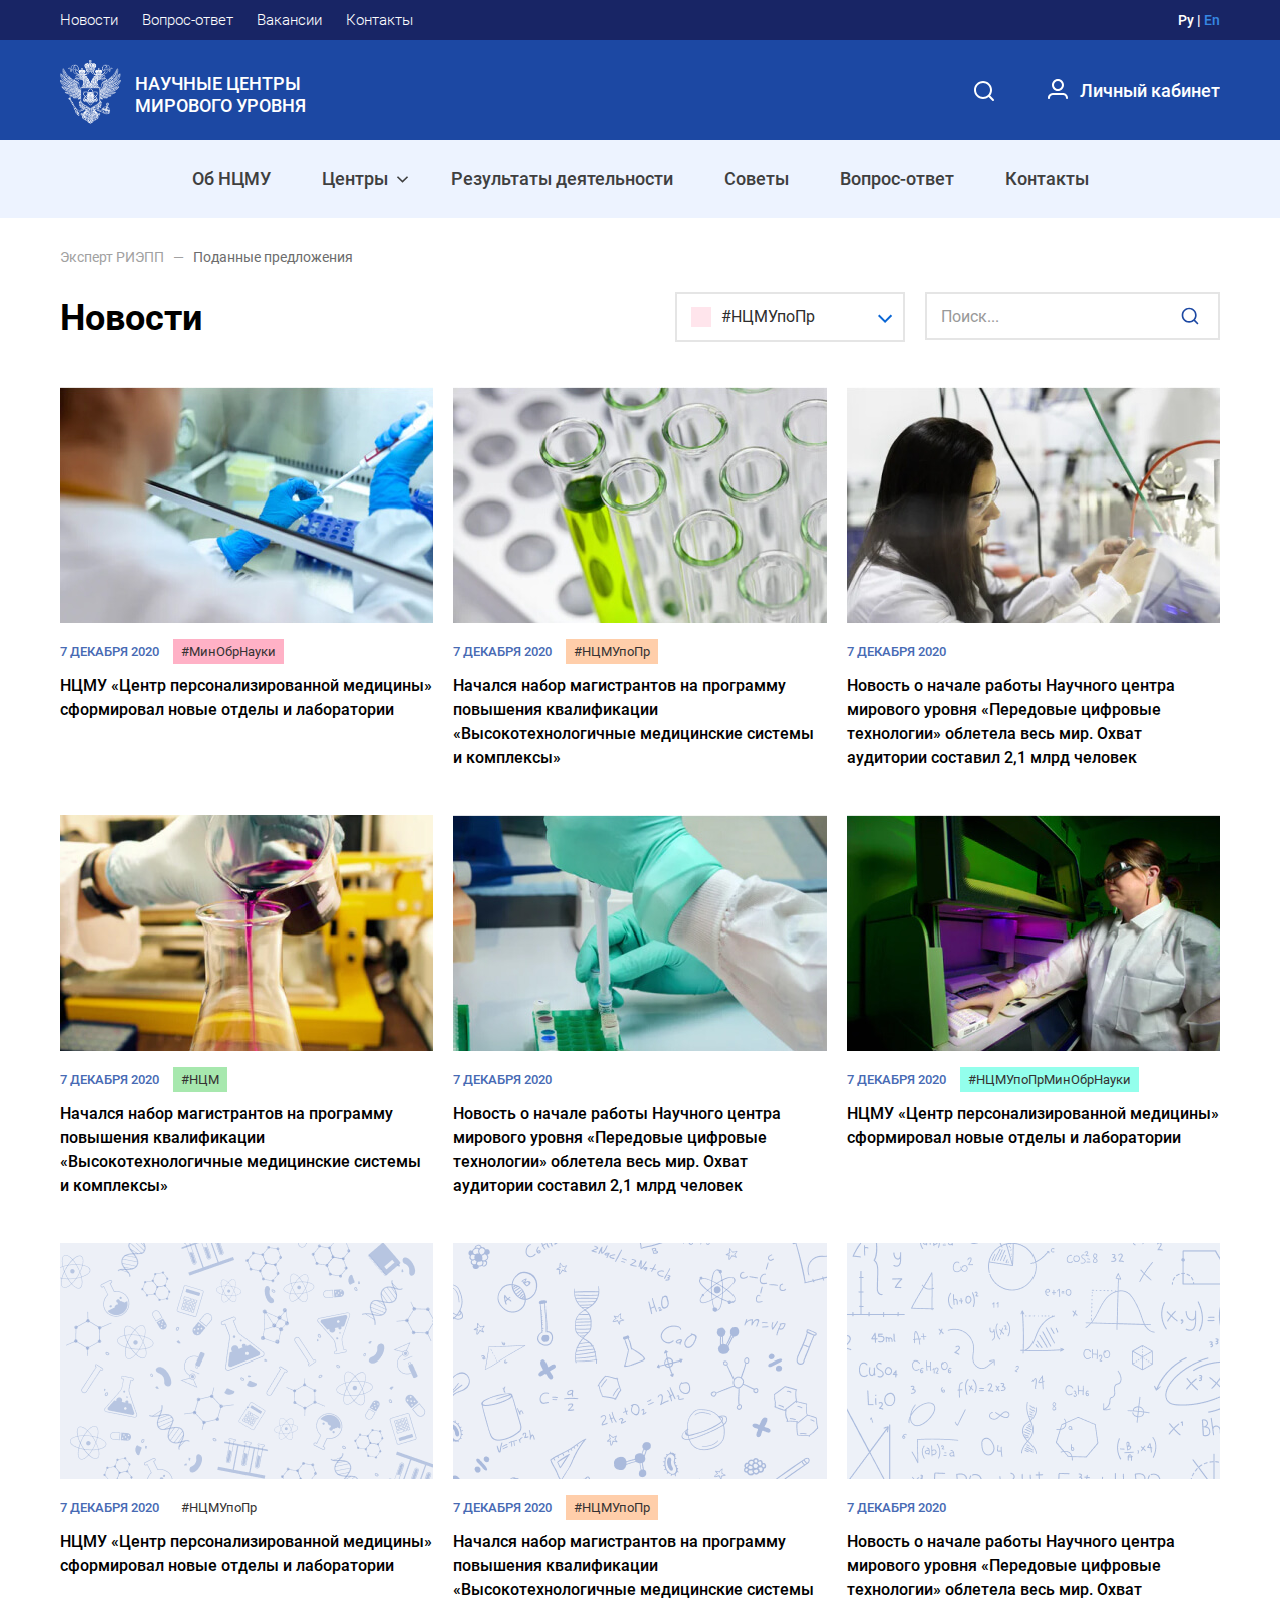
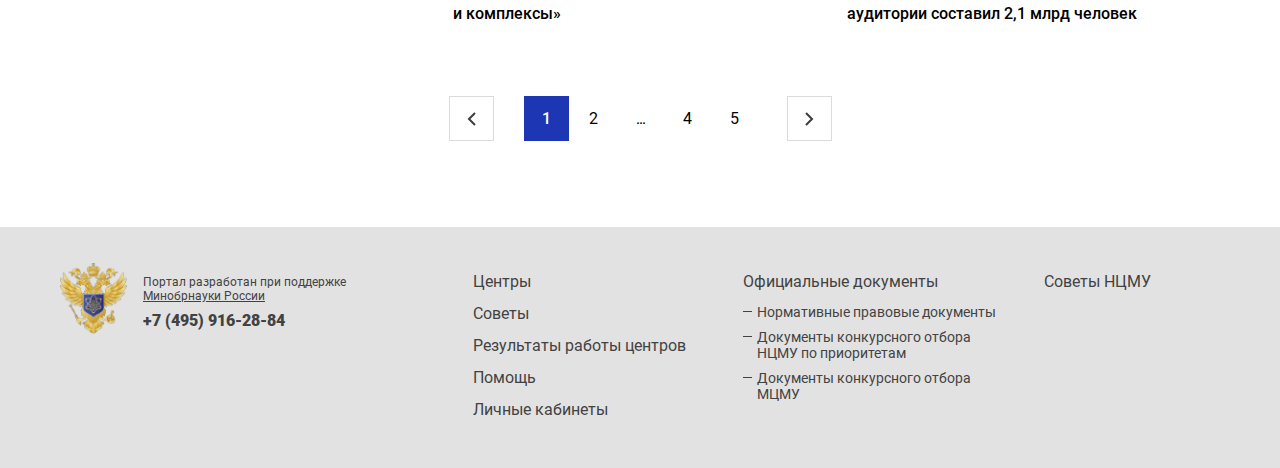
<file: ncmu-03-news.html>
<!DOCTYPE html>
<html lang="ru">
    <head>
        <meta charset="utf-8" />
        <title>НЦМУ</title>

        <link rel="stylesheet" href="css/styles.css" />
        <link rel="stylesheet" href="js/mcustomscrollbar/jquery.mCustomScrollbar.css" />
        <link rel="stylesheet" href="js/slick/slick.css" />
        <link rel="stylesheet" href="js/select2/select2.css" />
        <link rel="stylesheet" href="js/air-datepicker/datepicker.css" />

        <meta http-equiv="x-ua-compatible" content="ie=edge" />
        <meta name="viewport" content="width=device-width" />
    </head>

    <body>

        <div class="wrapper">
            <div class="wrapper-inner">

                <div class="header-mobile-top">
                    <div class="container">
                        <div class="logo"><a href="#"><img src="images/logo.png" alt="" /><span>научные центры<br /> мирового уровня</span></a></div>
                        <a href="#" class="mobile-menu-link"><span></span></a>
                    </div>
                </div>

                <div class="header-wrapper">
                    <div class="top">
                        <div class="container">
                            <div class="top-menu">
                                <ul>
                                    <li class="active"><a href="#">Новости</a></li>
                                    <li><a href="#">Вопрос-ответ</a></li>
                                    <li><a href="#">Вакансии</a></li>
                                    <li><a href="#">Контакты</a></li>
                                </ul>
                            </div>
                            <div class="top-lang">
                                <span>Ру</span> | <a href="#">En</a>
                            </div>
                        </div>
                    </div>

                    <header>
                        <div class="container">
                            <div class="logo"><a href="#"><img src="images/logo.png" alt="" /><span>научные центры<br /> мирового уровня</span></a></div>

                            <div class="header-cabinet">
                                <a href="#" class="header-cabinet-link"><svg><use xlink:href="images/sprite.svg#header-cabinet"></use></svg>Личный кабинет</a>
                            </div>

                            <div class="header-search">
                                <a href="#" class="header-search-link"><svg><use xlink:href="images/sprite.svg#header-search"></use></svg></a>
                            </div>

                            <a href="#" class="mobile-menu-link"><span></span></a>
                        </div>
                    </header>

                    <div class="nav">
                        <div class="container">
                            <ul>
                                <li><a href="#">Об НЦМУ</a></li>
                                <li>
                                    <a href="#">Центры<svg><use xlink:href="images/sprite.svg#nav-arrow"></use></svg></a>
                                    <ul>
                                        <li><a href="#">Математические НЦМУ</a></li>
                                        <li><a href="#">НЦМУ по приоритетам</a></li>
                                        <li><a href="#">Геномные НЦМУ</a></li>
                                        <li><a href="#">НОМЦ</a></li>
                                    </ul>
                                </li>
                                <li><a href="#">Результаты деятельности</a></li>
                                <li><a href="#">Советы</a></li>
                                <li><a href="#">Вопрос-ответ</a></li>
                                <li><a href="#">Контакты</a></li>
                            </ul>
                        </div>
                    </div>

                    <div class="header-mobile">
                        <div class="header-mobile-menu"></div>
                        <div class="container">
                            <div class="header-mobile-feedback"><a href="#" class="btn"><svg><use xlink:href="images/sprite.svg#header-mobile-feedback"></use></svg>Обратная связь</a></div>
                            <div class="header-mobile-footer">
                                <div class="header-mobile-footer-container">
                                    <div class="header-mobile-footer-title">Портал разработан при поддержке <a href="#">Минобрнауки России</a></div>
                                    <div class="header-mobile-footer-phone"><a href="tel:+74959168108">+7 (495) 916–81–08</a></div>
                                </div>
                                <div class="header-mobile-footer-logo"></div>
                            </div>
                        </div>
                    </div>
                </div>

                <div class="search-window">
                    <div class="search-window-bg"></div>
                    <div class="search-window-form">
                        <div class="container">
                            <div class="search-window-form-back"><a href="#">Поиск</a></div>
                            <form action="#" method="post">
                                <div class="search-window-form-input"><input type="text" name="search" value="" class="required" placeholder="Поиск" /><svg><use xlink:href="images/sprite.svg#header-search"></use></svg></div>
                                <div class="search-window-form-submit"><input type="submit" value="Найти" class="btn" /></div>
                            </form>
                        </div>
                    </div>
                    <div class="search-window-close"><svg><use xlink:href="images/sprite.svg#search-window-close"></use></svg></div>
                </div>

                <!-- container -->
                <div class="container">

                    <div class="breadcrumbs"><a href="#">Эксперт РИЭПП</a> &nbsp; <span>—</span> &nbsp; Поданные предложения</div>

                    <div class="news-header">
                        <h1>Новости</h1>
                        <a href="#" class="news-header-filter-link"><svg><use xlink:href="images/sprite.svg#filter-icon"></use></svg><svg><use xlink:href="images/sprite.svg#filter-close-icon"></use></svg></a>
                        <div class="news-header-filter">
                            <form action="#" method="post">
                                <div class="news-header-filter-search">
                                    <div class="search-form">
                                        <div class="search-form-input"><input type="text" name="search" value="" placeholder="Поиск..." /></div>
                                        <div class="search-form-submit"><button><svg><use xlink:href="images/sprite.svg#header-search"></use></svg></button></div>
                                    </div>
                                </div>
                                <div class="news-header-filter-tag">
                                    <div class="form-select-with-colors">
                                        <div class="form-select-with-colors-current default">Тег</div>
                                        <div class="form-select-with-colors-list">
                                            <div class="form-select-with-colors-item"><label><input type="radio" name="tag" value="" /><span>Все теги</span></label></div>
                                            <div class="form-select-with-colors-item"><label><input type="radio" name="tag" value="1" /><span><em style="background:#daffe0"></em>#МинОбрНауки</span></label></div>
                                            <div class="form-select-with-colors-item"><label><input type="radio" name="tag" value="2" checked="checked" /><span><em style="background:#ffe5ec"></em>#НЦМУпоПр</span></label></div>
                                            <div class="form-select-with-colors-item"><label><input type="radio" name="tag" value="3" /><span><em style="background:#e5f3ff"></em>#НЦМ</span></label></div>
                                            <div class="form-select-with-colors-item"><label><input type="radio" name="tag" value="4" /><span><em style="background:#88e3ff"></em>#НЦМУпоПрМинОбрНауки</span></label></div>
                                            <div class="form-select-with-colors-item"><label><input type="radio" name="tag" value="5" /><span><em style="background:#dddbf9"></em>#НЦМУпоПрМинОбрНауки</span></label></div>
                                            <div class="form-select-with-colors-item"><label><input type="radio" name="tag" value="6" /><span><em style="background:#93ffec"></em>#НЦМУпоПрМинОбрНауки</span></label></div>
                                            <div class="form-select-with-colors-item"><label><input type="radio" name="tag" value="7" /><span><em style="background:#ffceaa"></em>#НЦМУпоПрМинОбрНауки</span></label></div>
                                            <div class="form-select-with-colors-item"><label><input type="radio" name="tag" value="8" /><span><em style="background:#a7e8ae"></em>#НЦМУпоПрМинОбрНауки</span></label></div>
                                            <div class="form-select-with-colors-item"><label><input type="radio" name="tag" value="9" /><span><em style="background:#f2f8b5"></em>#НЦМУпоПрМинОбрНауки</span></label></div>
                                            <div class="form-select-with-colors-item"><label><input type="radio" name="tag" value="9" /><span><em style="background:#e9e8e9"></em>#НЦМУпоПрМинОбрНауки</span></label></div>
                                        </div>
                                    </div>
                                </div>
                            </form>
                        </div>
                    </div>

                    <!-- news -->
                    <div class="news">
                        <div class="main-news-list">
                            <div class="main-news-item">
                                <a href="#">
                                    <div class="main-news-item-preview"><img src="files/main-news-1.jpg" alt="" /></div>
                                    <div class="main-news-item-date">7 декабря 2020 <span style="background:#ffb1c6">#МинОбрНауки</span></div>
                                    <div class="main-news-item-title">НЦМУ «Центр персонализированной медицины» сформировал новые отделы и лаборатории</div>
                                </a>
                            </div>
                            <div class="main-news-item">
                                <a href="#">
                                    <div class="main-news-item-preview"><img src="files/main-news-2.jpg" alt="" /></div>
                                    <div class="main-news-item-date">7 декабря 2020 <span style="background:#ffceaa">#НЦМУпоПр</span></div>
                                    <div class="main-news-item-title">Начался набор магистрантов на программу повышения квалификации «Высокотехнологичные медицинские системы и комплексы»</div>
                                </a>
                            </div>
                            <div class="main-news-item">
                                <a href="#">
                                    <div class="main-news-item-preview"><img src="files/main-news-3.jpg" alt="" /></div>
                                    <div class="main-news-item-date">7 декабря 2020</div>
                                    <div class="main-news-item-title">Новость о начале работы Научного центра мирового уровня «Передовые цифровые технологии» облетела весь мир. Охват аудитории составил 2,1 млрд человек</div>
                                </a>
                            </div>
                            <div class="main-news-item">
                                <a href="#">
                                    <div class="main-news-item-preview"><img src="files/main-news-4.jpg" alt="" /></div>
                                    <div class="main-news-item-date">7 декабря 2020 <span style="background:#a7e8ae">#НЦМ</span></div>
                                    <div class="main-news-item-title">Начался набор магистрантов на программу повышения квалификации «Высокотехнологичные медицинские системы и комплексы»</div>
                                </a>
                            </div>
                            <div class="main-news-item">
                                <a href="#">
                                    <div class="main-news-item-preview"><img src="files/main-news-5.jpg" alt="" /></div>
                                    <div class="main-news-item-date">7 декабря 2020</div>
                                    <div class="main-news-item-title">Новость о начале работы Научного центра мирового уровня «Передовые цифровые технологии» облетела весь мир. Охват аудитории составил 2,1 млрд человек</div>
                                </a>
                            </div>
                            <div class="main-news-item">
                                <a href="#">
                                    <div class="main-news-item-preview"><img src="files/main-news-6.jpg" alt="" /></div>
                                    <div class="main-news-item-date">7 декабря 2020 <span style="background:#93ffec">#НЦМУпоПрМинОбрНауки</span></div>
                                    <div class="main-news-item-title">НЦМУ «Центр персонализированной медицины» сформировал новые отделы и лаборатории</div>
                                </a>
                            </div>
                            <div class="main-news-item">
                                <a href="#">
                                    <div class="main-news-item-preview"><img src="images/news-1.png" alt="" /></div>
                                    <div class="main-news-item-date">7 декабря 2020 <span>#НЦМУпоПр</span></div>
                                    <div class="main-news-item-title">НЦМУ «Центр персонализированной медицины» сформировал новые отделы и лаборатории</div>
                                </a>
                            </div>
                            <div class="main-news-item">
                                <a href="#">
                                    <div class="main-news-item-preview"><img src="images/news-2.png" alt="" /></div>
                                    <div class="main-news-item-date">7 декабря 2020 <span style="background:#ffceaa">#НЦМУпоПр</span></div>
                                    <div class="main-news-item-title">Начался набор магистрантов на программу повышения квалификации «Высокотехнологичные медицинские системы и комплексы»</div>
                                </a>
                            </div>
                            <div class="main-news-item">
                                <a href="#">
                                    <div class="main-news-item-preview"><img src="images/news-3.png" alt="" /></div>
                                    <div class="main-news-item-date">7 декабря 2020</div>
                                    <div class="main-news-item-title">Новость о начале работы Научного центра мирового уровня «Передовые цифровые технологии» облетела весь мир. Охват аудитории составил 2,1 млрд человек</div>
                                </a>
                            </div>
                        </div>
                    </div>
                    <!-- news END -->

                    <div class="pager">
                        <a href="#" class="pager-prev"><svg><use xlink:href="images/sprite.svg#pager-prev"></use></svg></a>
                        <a href="#" class="active">1</a>
                        <a href="#">2</a>
                        <span>...</span>
                        <a href="#">4</a>
                        <a href="#">5</a>
                        <a href="#" class="pager-next"><svg><use xlink:href="images/sprite.svg#pager-next"></use></svg></a>
                    </div>

                </div>
                <!-- container END -->

            </div>
        </div>

        <footer>
            <div class="container">
                <div class="footer-logo"><img src="images/footer-logo.png" alt="" /></div>
                <div class="copyrights">
                    Портал разработан при поддержке <a href="#">Минобрнауки России</a>
                    <div class="footer-phone"><a href="tel:+74959162884">+7 (495) 916-28-84</a></div>
                </div>
                <div class="footer-menu">
                    <ul>
                        <li><a href="#">Центры</a></li>
                        <li><a href="#">Советы</a></li>
                        <li><a href="#">Результаты работы центров</a></li>
                        <li><a href="#">Помощь</a></li>
                        <li><a href="#">Личные кабинеты</a></li>
                    </ul>
                </div>
                <div class="footer-menu">
                    <div class="footer-menu-title"><a href="#">Официальные документы</a></div>
                    <ul>
                        <li><a href="#">Нормативные правовые документы</a></li>
                        <li><a href="#">Документы конкурсного отбора НЦМУ по приоритетам</a></li>
                        <li><a href="#">Документы конкурсного отбора МЦМУ</a></li>
                    </ul>
                </div>
                <div class="footer-menu">
                    <div class="footer-menu-title"><a href="#">Советы НЦМУ</a></div>
                </div>
            </div>
        </footer>

        <a href="#" class="up-link"><svg><use xlink:href="images/sprite.svg#up-link"></use></svg></a>

        <script>
            var pathTemplate = './';
        </script>
        <script src="js/fonts.js"></script>

        <script src="js/svg4everybody.min.js"></script>
        <script>svg4everybody();</script>

        <script src="js/jquery-3.4.1.min.js"></script>
        <script src="js/mcustomscrollbar/jquery.mCustomScrollbar.concat.min.js"></script>
        <script src="js/slick/slick.min.js"></script>
        <script src="js/select2/select2.min.js"></script>
        <script src="js/select2/ru.js"></script>
        <script src="js/jquery.mask.min.js"></script>
        <script src="js/validation/jquery.validate.min.js"></script>
        <script src="js/validation/messages_ru.js"></script>
        <script src="js/air-datepicker/datepicker.min.js"></script>
        <script src="js/tools.js"></script>

    </body>
</html>
</file>
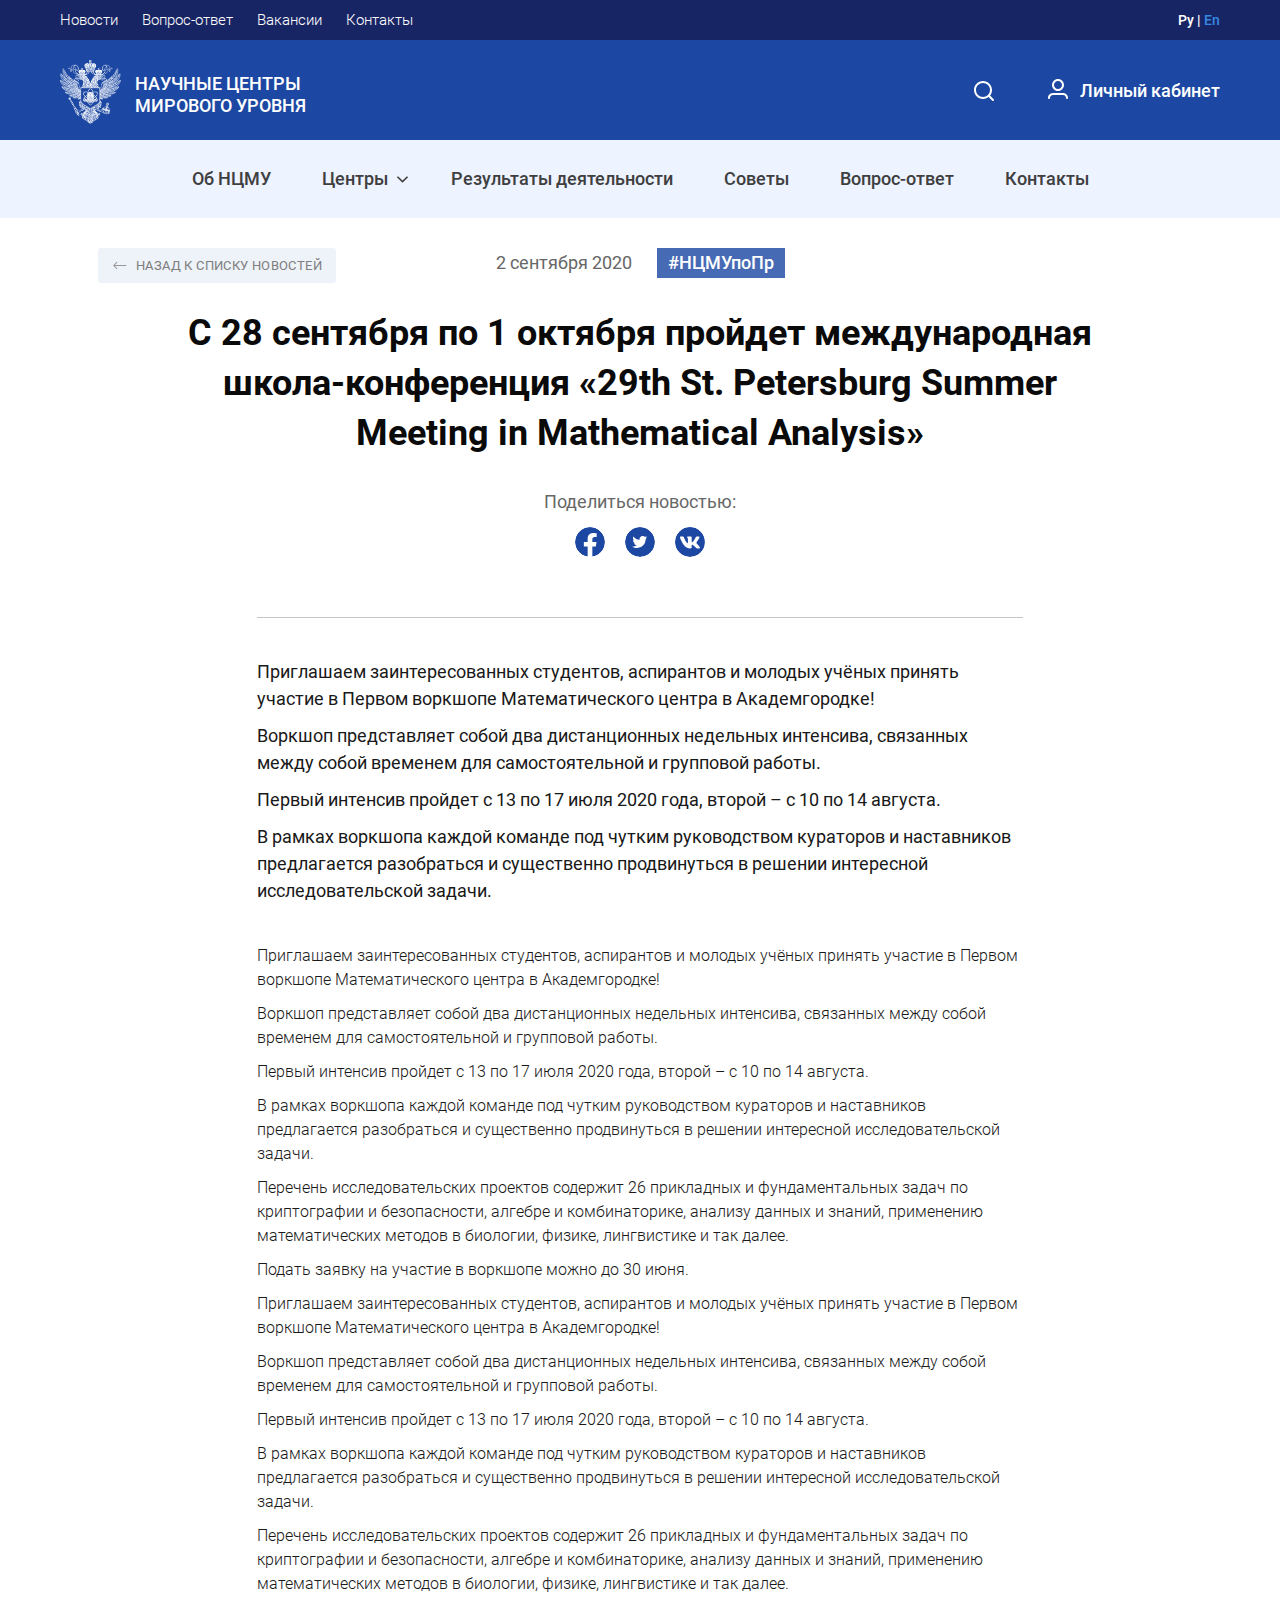
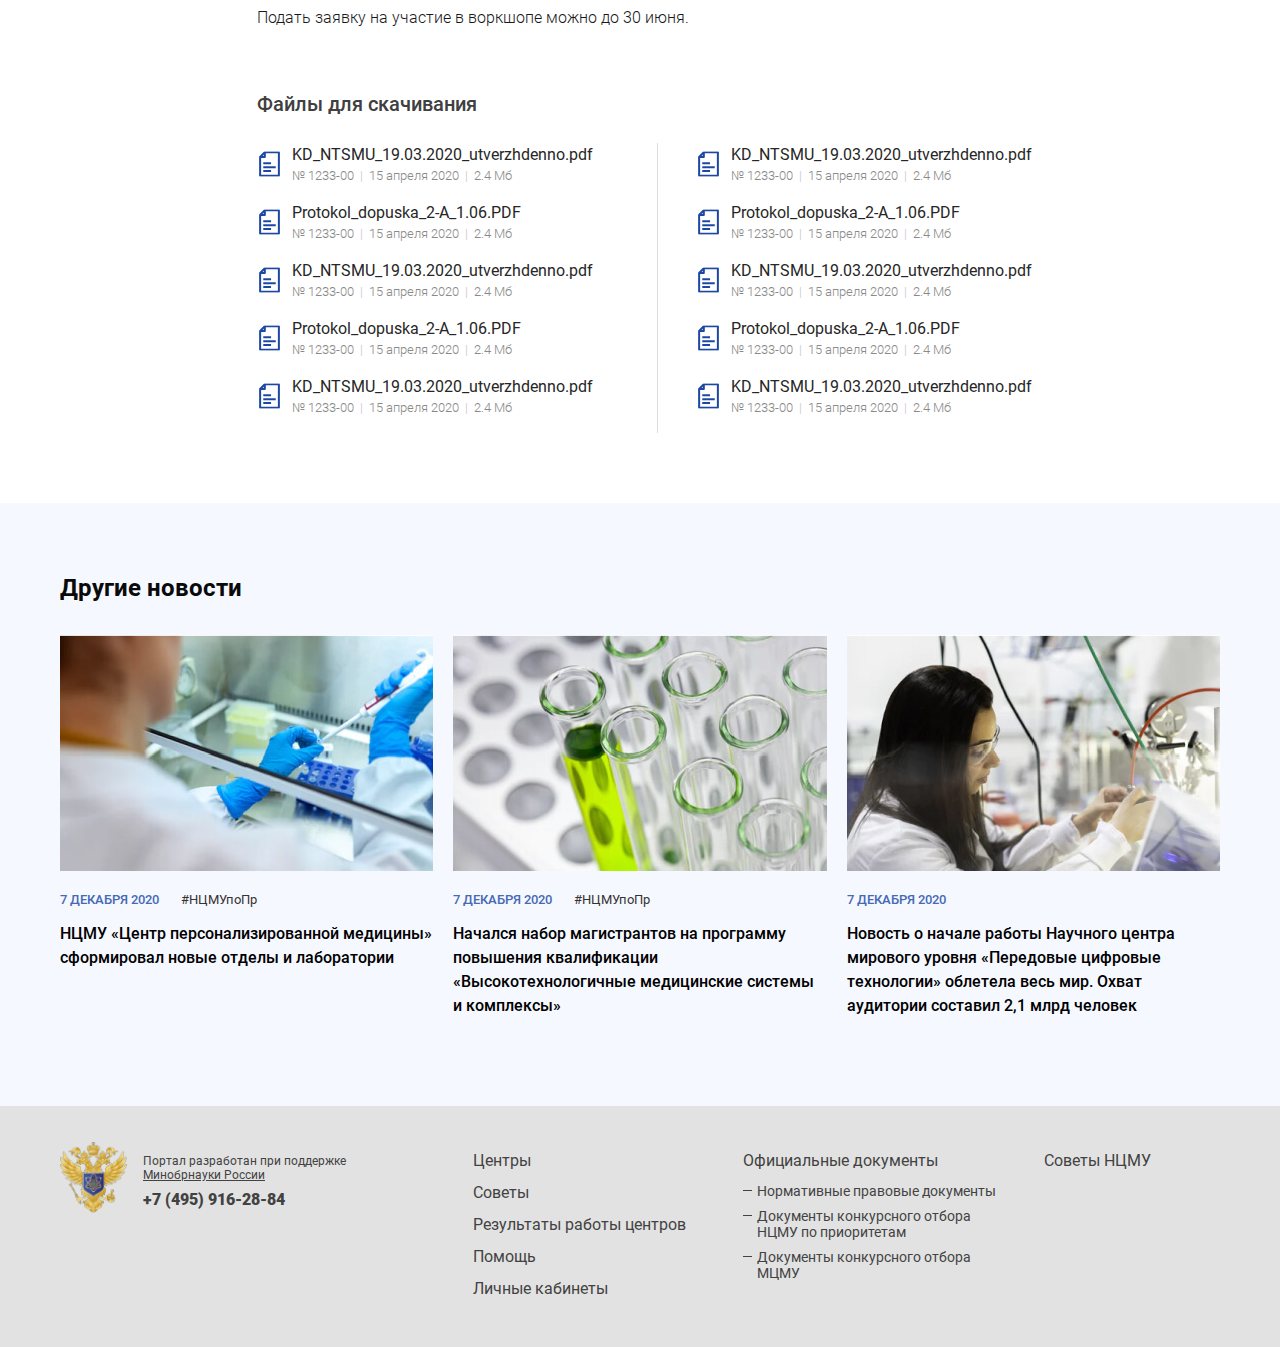
<file: ncmu-04-news-card-nophoto.html>
<!DOCTYPE html>
<html lang="ru">
    <head>
        <meta charset="utf-8" />
        <title>НЦМУ</title>

        <link rel="stylesheet" href="css/styles.css" />
        <link rel="stylesheet" href="js/mcustomscrollbar/jquery.mCustomScrollbar.css" />
        <link rel="stylesheet" href="js/slick/slick.css" />
        <link rel="stylesheet" href="js/select2/select2.css" />
        <link rel="stylesheet" href="js/air-datepicker/datepicker.css" />

        <meta http-equiv="x-ua-compatible" content="ie=edge" />
        <meta name="viewport" content="width=device-width" />
    </head>

    <body>

        <div class="wrapper">
            <div class="wrapper-inner">

                <div class="header-mobile-top">
                    <div class="container">
                        <div class="logo"><a href="#"><img src="images/logo.png" alt="" /><span>научные центры<br /> мирового уровня</span></a></div>
                        <a href="#" class="mobile-menu-link"><span></span></a>
                    </div>
                </div>

                <div class="header-wrapper">
                    <div class="top">
                        <div class="container">
                            <div class="top-menu">
                                <ul>
                                    <li class="active"><a href="#">Новости</a></li>
                                    <li><a href="#">Вопрос-ответ</a></li>
                                    <li><a href="#">Вакансии</a></li>
                                    <li><a href="#">Контакты</a></li>
                                </ul>
                            </div>
                            <div class="top-lang">
                                <span>Ру</span> | <a href="#">En</a>
                            </div>
                        </div>
                    </div>

                    <header>
                        <div class="container">
                            <div class="logo"><a href="#"><img src="images/logo.png" alt="" /><span>научные центры<br /> мирового уровня</span></a></div>

                            <div class="header-cabinet">
                                <a href="#" class="header-cabinet-link"><svg><use xlink:href="images/sprite.svg#header-cabinet"></use></svg>Личный кабинет</a>
                            </div>

                            <div class="header-search">
                                <a href="#" class="header-search-link"><svg><use xlink:href="images/sprite.svg#header-search"></use></svg></a>
                            </div>

                            <a href="#" class="mobile-menu-link"><span></span></a>
                        </div>
                    </header>

                    <div class="nav">
                        <div class="container">
                            <ul>
                                <li><a href="#">Об НЦМУ</a></li>
                                <li>
                                    <a href="#">Центры<svg><use xlink:href="images/sprite.svg#nav-arrow"></use></svg></a>
                                    <ul>
                                        <li><a href="#">Математические НЦМУ</a></li>
                                        <li><a href="#">НЦМУ по приоритетам</a></li>
                                        <li><a href="#">Геномные НЦМУ</a></li>
                                        <li><a href="#">НОМЦ</a></li>
                                    </ul>
                                </li>
                                <li><a href="#">Результаты деятельности</a></li>
                                <li><a href="#">Советы</a></li>
                                <li><a href="#">Вопрос-ответ</a></li>
                                <li><a href="#">Контакты</a></li>
                            </ul>
                        </div>
                    </div>

                    <div class="header-mobile">
                        <div class="header-mobile-menu"></div>
                        <div class="container">
                            <div class="header-mobile-feedback"><a href="#" class="btn"><svg><use xlink:href="images/sprite.svg#header-mobile-feedback"></use></svg>Обратная связь</a></div>
                            <div class="header-mobile-footer">
                                <div class="header-mobile-footer-container">
                                    <div class="header-mobile-footer-title">Портал разработан при поддержке <a href="#">Минобрнауки России</a></div>
                                    <div class="header-mobile-footer-phone"><a href="tel:+74959168108">+7 (495) 916–81–08</a></div>
                                </div>
                                <div class="header-mobile-footer-logo"></div>
                            </div>
                        </div>
                    </div>
                </div>

                <div class="search-window">
                    <div class="search-window-bg"></div>
                    <div class="search-window-form">
                        <div class="container">
                            <div class="search-window-form-back"><a href="#">Поиск</a></div>
                            <form action="#" method="post">
                                <div class="search-window-form-input"><input type="text" name="search" value="" class="required" placeholder="Поиск" /><svg><use xlink:href="images/sprite.svg#header-search"></use></svg></div>
                                <div class="search-window-form-submit"><input type="submit" value="Найти" class="btn" /></div>
                            </form>
                        </div>
                    </div>
                    <div class="search-window-close"><svg><use xlink:href="images/sprite.svg#search-window-close"></use></svg></div>
                </div>

                <!-- container -->
                <div class="container">

                    <div class="news-detail">
                        <div class="news-back-link"><a href="#"><span><svg><use xlink:href="images/sprite.svg#page-back-link"></use></svg></span>Назад к списку новостей</a></div>
                        <div class="news-detail-top">
                            <span class="news-detail-date">2 сентября 2020</span>
                            <span class="news-detail-tag"><a href="#">#НЦМУпоПр</a></span>
                        </div>
                        <div class="news-detail-header">С 28 сентября по 1 октября пройдет международная школа-конференция «29th St. Petersburg Summer Meeting in Mathematical Analysis»</div>
                        <div class="news-detail-social">
                            <div class="news-detail-social-title">Поделиться новостью:</div>
                            <div class="news-detail-social-links">
                                <a href="#" target="_blank" class="news-detail-social-fb"><svg><use xlink:href="images/sprite.svg#icon-fb"></use></svg></a>
                                <a href="#" target="_blank" class="news-detail-social-twitter"><svg><use xlink:href="images/sprite.svg#icon-twitter"></use></svg></a>
                                <a href="#" target="_blank" class="news-detail-social-vk"><svg><use xlink:href="images/sprite.svg#icon-vk"></use></svg></a>
                            </div>
                        </div>
                        <div class="news-detail-container">
                            <hr />
                            <div class="anonce-text">
                                <p>Приглашаем заинтересованных студентов, аспирантов и молодых учёных принять участие в Первом воркшопе Математического центра в Академгородке!</p>
                                <p>Воркшоп представляет собой два дистанционных недельных интенсива, связанных между собой временем для самостоятельной и групповой работы.</p>
                                <p>Первый интенсив пройдет с 13 по 17 июля 2020 года, второй – с 10 по 14 августа.</p>
                                <p>В рамках воркшопа каждой команде под чутким руководством кураторов и наставников предлагается разобраться и существенно продвинуться в решении интересной исследовательской задачи.</p>
                            </div>
                            <p>Приглашаем заинтересованных студентов, аспирантов и молодых учёных принять участие в Первом воркшопе Математического центра в Академгородке!</p>
                            <p>Воркшоп представляет собой два дистанционных недельных интенсива, связанных между собой временем для самостоятельной и групповой работы.</p>
                            <p>Первый интенсив пройдет с 13 по 17 июля 2020 года, второй – с 10 по 14 августа.</p>
                            <p>В рамках воркшопа каждой команде под чутким руководством кураторов и наставников предлагается разобраться и существенно продвинуться в решении интересной исследовательской задачи.</p>
                            <p>Перечень исследовательских проектов содержит 26 прикладных и фундаментальных задач по криптографии и безопасности, алгебре и комбинаторике, анализу данных и знаний, применению математических методов в биологии, физике, лингвистике и так далее.</p>
                            <p>Подать заявку на участие в воркшопе можно до 30 июня.</p>
                            <p>Приглашаем заинтересованных студентов, аспирантов и молодых учёных принять участие в Первом воркшопе Математического центра в Академгородке!</p>
                            <p>Воркшоп представляет собой два дистанционных недельных интенсива, связанных между собой временем для самостоятельной и групповой работы.</p>
                            <p>Первый интенсив пройдет с 13 по 17 июля 2020 года, второй – с 10 по 14 августа.</p>
                            <p>В рамках воркшопа каждой команде под чутким руководством кураторов и наставников предлагается разобраться и существенно продвинуться в решении интересной исследовательской задачи.</p>
                            <p>Перечень исследовательских проектов содержит 26 прикладных и фундаментальных задач по криптографии и безопасности, алгебре и комбинаторике, анализу данных и знаний, применению математических методов в биологии, физике, лингвистике и так далее.</p>
                            <p>Подать заявку на участие в воркшопе можно до 30 июня.</p>

                            <div class="news-detail-files">
                                <div class="news-detail-files-title">Файлы для скачивания</div>
                                <div class="docs-group-list">
                                    <div class="file-link">
                                        <a href="#">
                                            <div class="file-link-icon"><svg><use xlink:href="images/sprite.svg#file-icon"></use></svg></div>
                                            <div class="file-link-title">KD_NTSMU_19.03.2020_utverzhdenno.pdf</div>
                                            <div class="file-link-info">№ 1233-00 &nbsp;<span>|</span>&nbsp; 15 апреля 2020 &nbsp;<span>|</span>&nbsp; 2.4 Мб</div>
                                        </a>
                                    </div>
                                    <div class="file-link">
                                        <a href="#">
                                            <div class="file-link-icon"><svg><use xlink:href="images/sprite.svg#file-icon"></use></svg></div>
                                            <div class="file-link-title">Protokol_dopuska_2-A_1.06.PDF</div>
                                            <div class="file-link-info">№ 1233-00 &nbsp;<span>|</span>&nbsp; 15 апреля 2020 &nbsp;<span>|</span>&nbsp; 2.4 Мб</div>
                                        </a>
                                    </div>
                                    <div class="file-link">
                                        <a href="#">
                                            <div class="file-link-icon"><svg><use xlink:href="images/sprite.svg#file-icon"></use></svg></div>
                                            <div class="file-link-title">KD_NTSMU_19.03.2020_utverzhdenno.pdf</div>
                                            <div class="file-link-info">№ 1233-00 &nbsp;<span>|</span>&nbsp; 15 апреля 2020 &nbsp;<span>|</span>&nbsp; 2.4 Мб</div>
                                        </a>
                                    </div>
                                    <div class="file-link">
                                        <a href="#">
                                            <div class="file-link-icon"><svg><use xlink:href="images/sprite.svg#file-icon"></use></svg></div>
                                            <div class="file-link-title">Protokol_dopuska_2-A_1.06.PDF</div>
                                            <div class="file-link-info">№ 1233-00 &nbsp;<span>|</span>&nbsp; 15 апреля 2020 &nbsp;<span>|</span>&nbsp; 2.4 Мб</div>
                                        </a>
                                    </div>
                                    <div class="file-link">
                                        <a href="#">
                                            <div class="file-link-icon"><svg><use xlink:href="images/sprite.svg#file-icon"></use></svg></div>
                                            <div class="file-link-title">KD_NTSMU_19.03.2020_utverzhdenno.pdf</div>
                                            <div class="file-link-info">№ 1233-00 &nbsp;<span>|</span>&nbsp; 15 апреля 2020 &nbsp;<span>|</span>&nbsp; 2.4 Мб</div>
                                        </a>
                                    </div>
                                    <div class="file-link">
                                        <a href="#">
                                            <div class="file-link-icon"><svg><use xlink:href="images/sprite.svg#file-icon"></use></svg></div>
                                            <div class="file-link-title">KD_NTSMU_19.03.2020_utverzhdenno.pdf</div>
                                            <div class="file-link-info">№ 1233-00 &nbsp;<span>|</span>&nbsp; 15 апреля 2020 &nbsp;<span>|</span>&nbsp; 2.4 Мб</div>
                                        </a>
                                    </div>
                                    <div class="file-link">
                                        <a href="#">
                                            <div class="file-link-icon"><svg><use xlink:href="images/sprite.svg#file-icon"></use></svg></div>
                                            <div class="file-link-title">Protokol_dopuska_2-A_1.06.PDF</div>
                                            <div class="file-link-info">№ 1233-00 &nbsp;<span>|</span>&nbsp; 15 апреля 2020 &nbsp;<span>|</span>&nbsp; 2.4 Мб</div>
                                        </a>
                                    </div>
                                    <div class="file-link">
                                        <a href="#">
                                            <div class="file-link-icon"><svg><use xlink:href="images/sprite.svg#file-icon"></use></svg></div>
                                            <div class="file-link-title">KD_NTSMU_19.03.2020_utverzhdenno.pdf</div>
                                            <div class="file-link-info">№ 1233-00 &nbsp;<span>|</span>&nbsp; 15 апреля 2020 &nbsp;<span>|</span>&nbsp; 2.4 Мб</div>
                                        </a>
                                    </div>
                                    <div class="file-link">
                                        <a href="#">
                                            <div class="file-link-icon"><svg><use xlink:href="images/sprite.svg#file-icon"></use></svg></div>
                                            <div class="file-link-title">Protokol_dopuska_2-A_1.06.PDF</div>
                                            <div class="file-link-info">№ 1233-00 &nbsp;<span>|</span>&nbsp; 15 апреля 2020 &nbsp;<span>|</span>&nbsp; 2.4 Мб</div>
                                        </a>
                                    </div>
                                    <div class="file-link">
                                        <a href="#">
                                            <div class="file-link-icon"><svg><use xlink:href="images/sprite.svg#file-icon"></use></svg></div>
                                            <div class="file-link-title">KD_NTSMU_19.03.2020_utverzhdenno.pdf</div>
                                            <div class="file-link-info">№ 1233-00 &nbsp;<span>|</span>&nbsp; 15 апреля 2020 &nbsp;<span>|</span>&nbsp; 2.4 Мб</div>
                                        </a>
                                    </div>
                                </div>
                            </div>
                        </div>
                    </div>

                    <div class="news-other">
                        <div class="news-other-title">Другие новости</div>
                        <div class="main-news-list">
                            <div class="main-news-item">
                                <a href="#">
                                    <div class="main-news-item-preview"><img src="files/main-news-1.jpg" alt="" /></div>
                                    <div class="main-news-item-date">7 декабря 2020 <span>#НЦМУпоПр</span></div>
                                    <div class="main-news-item-title">НЦМУ «Центр персонализированной медицины» сформировал новые отделы и лаборатории</div>
                                </a>
                            </div>
                            <div class="main-news-item">
                                <a href="#">
                                    <div class="main-news-item-preview"><img src="files/main-news-2.jpg" alt="" /></div>
                                    <div class="main-news-item-date">7 декабря 2020 <span>#НЦМУпоПр</span></div>
                                    <div class="main-news-item-title">Начался набор магистрантов на программу повышения квалификации «Высокотехнологичные медицинские системы и комплексы»</div>
                                </a>
                            </div>
                            <div class="main-news-item">
                                <a href="#">
                                    <div class="main-news-item-preview"><img src="files/main-news-3.jpg" alt="" /></div>
                                    <div class="main-news-item-date">7 декабря 2020</div>
                                    <div class="main-news-item-title">Новость о начале работы Научного центра мирового уровня «Передовые цифровые технологии» облетела весь мир. Охват аудитории составил 2,1 млрд человек</div>
                                </a>
                            </div>
                        </div>
                    </div>

                </div>
                <!-- container END -->

            </div>
        </div>

        <footer>
            <div class="container">
                <div class="footer-logo"><img src="images/footer-logo.png" alt="" /></div>
                <div class="copyrights">
                    Портал разработан при поддержке <a href="#">Минобрнауки России</a>
                    <div class="footer-phone"><a href="tel:+74959162884">+7 (495) 916-28-84</a></div>
                </div>
                <div class="footer-menu">
                    <ul>
                        <li><a href="#">Центры</a></li>
                        <li><a href="#">Советы</a></li>
                        <li><a href="#">Результаты работы центров</a></li>
                        <li><a href="#">Помощь</a></li>
                        <li><a href="#">Личные кабинеты</a></li>
                    </ul>
                </div>
                <div class="footer-menu">
                    <div class="footer-menu-title"><a href="#">Официальные документы</a></div>
                    <ul>
                        <li><a href="#">Нормативные правовые документы</a></li>
                        <li><a href="#">Документы конкурсного отбора НЦМУ по приоритетам</a></li>
                        <li><a href="#">Документы конкурсного отбора МЦМУ</a></li>
                    </ul>
                </div>
                <div class="footer-menu">
                    <div class="footer-menu-title"><a href="#">Советы НЦМУ</a></div>
                </div>
            </div>
        </footer>

        <a href="#" class="up-link"><svg><use xlink:href="images/sprite.svg#up-link"></use></svg></a>

        <script>
            var pathTemplate = './';
        </script>
        <script src="js/fonts.js"></script>

        <script src="js/svg4everybody.min.js"></script>
        <script>svg4everybody();</script>

        <script src="js/jquery-3.4.1.min.js"></script>
        <script src="js/mcustomscrollbar/jquery.mCustomScrollbar.concat.min.js"></script>
        <script src="js/slick/slick.min.js"></script>
        <script src="js/select2/select2.min.js"></script>
        <script src="js/select2/ru.js"></script>
        <script src="js/jquery.mask.min.js"></script>
        <script src="js/validation/jquery.validate.min.js"></script>
        <script src="js/validation/messages_ru.js"></script>
        <script src="js/air-datepicker/datepicker.min.js"></script>
        <script src="js/tools.js"></script>

    </body>
</html>
</file>
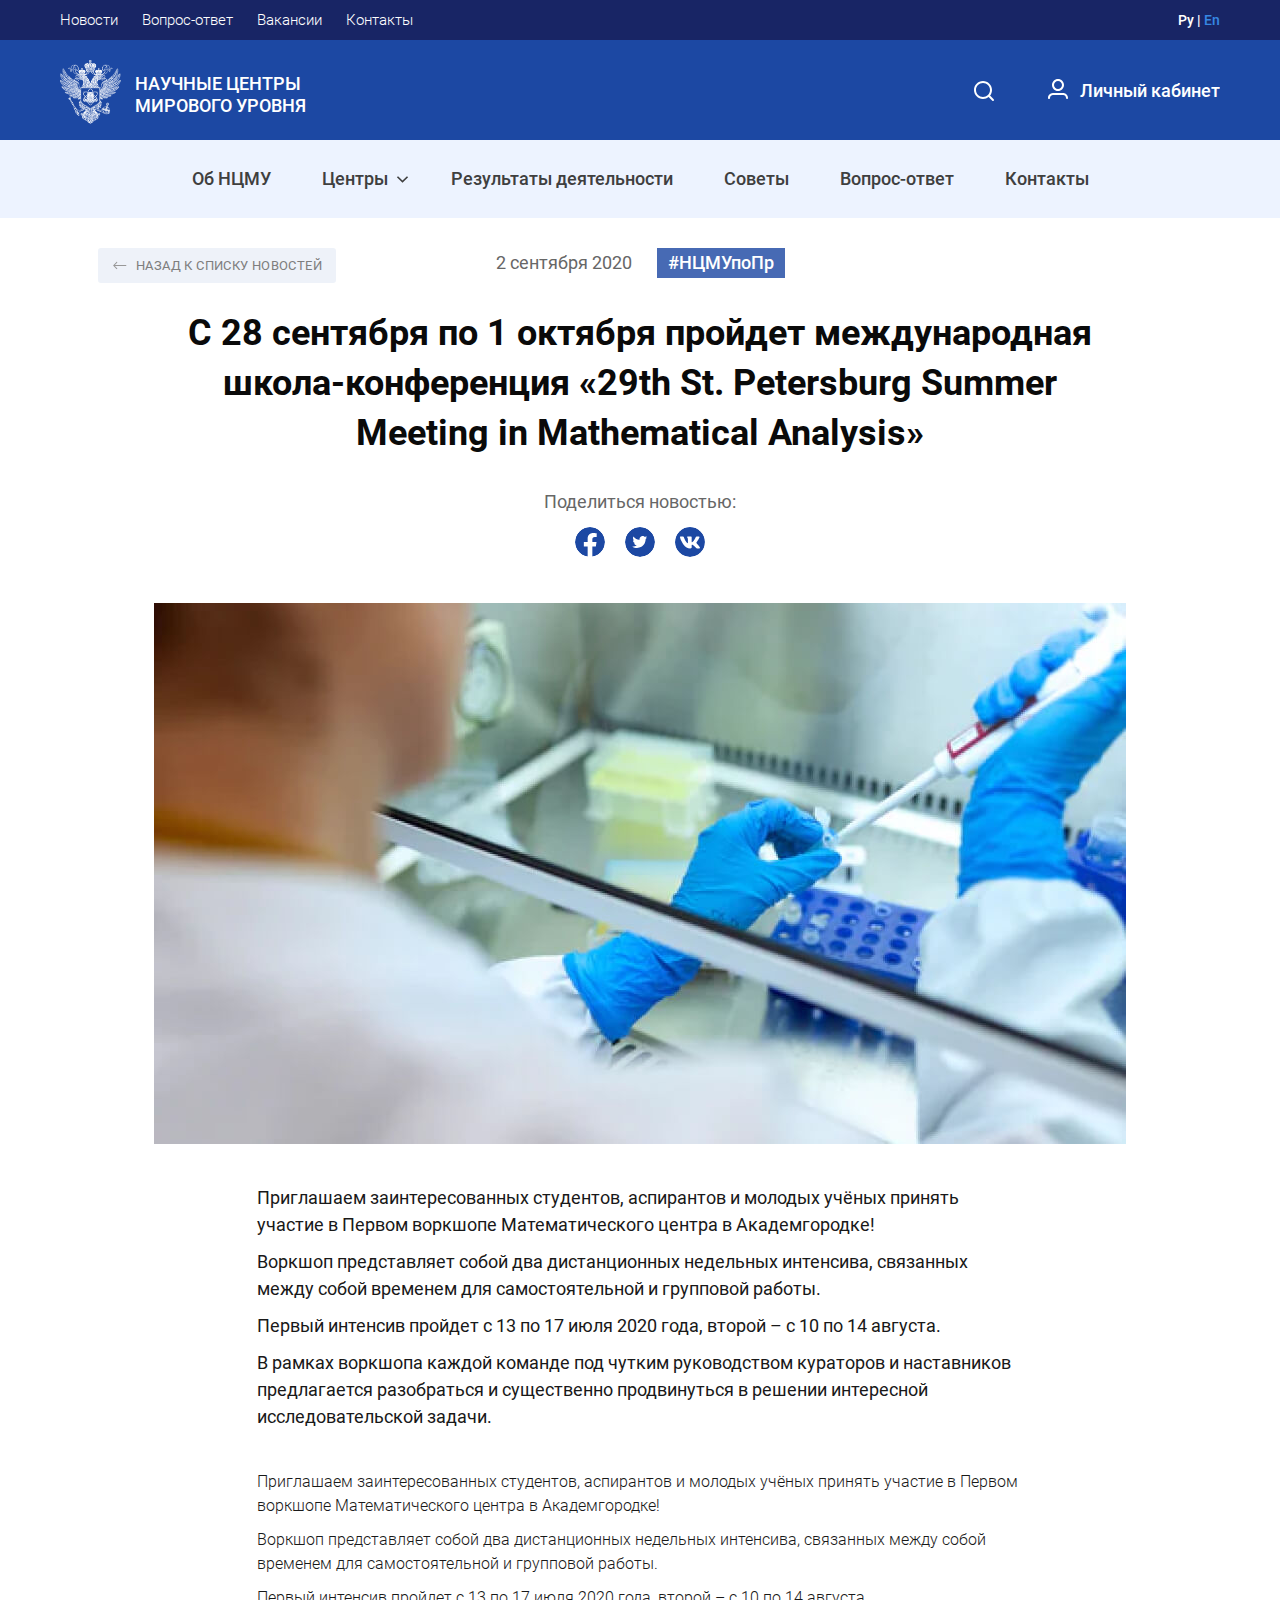
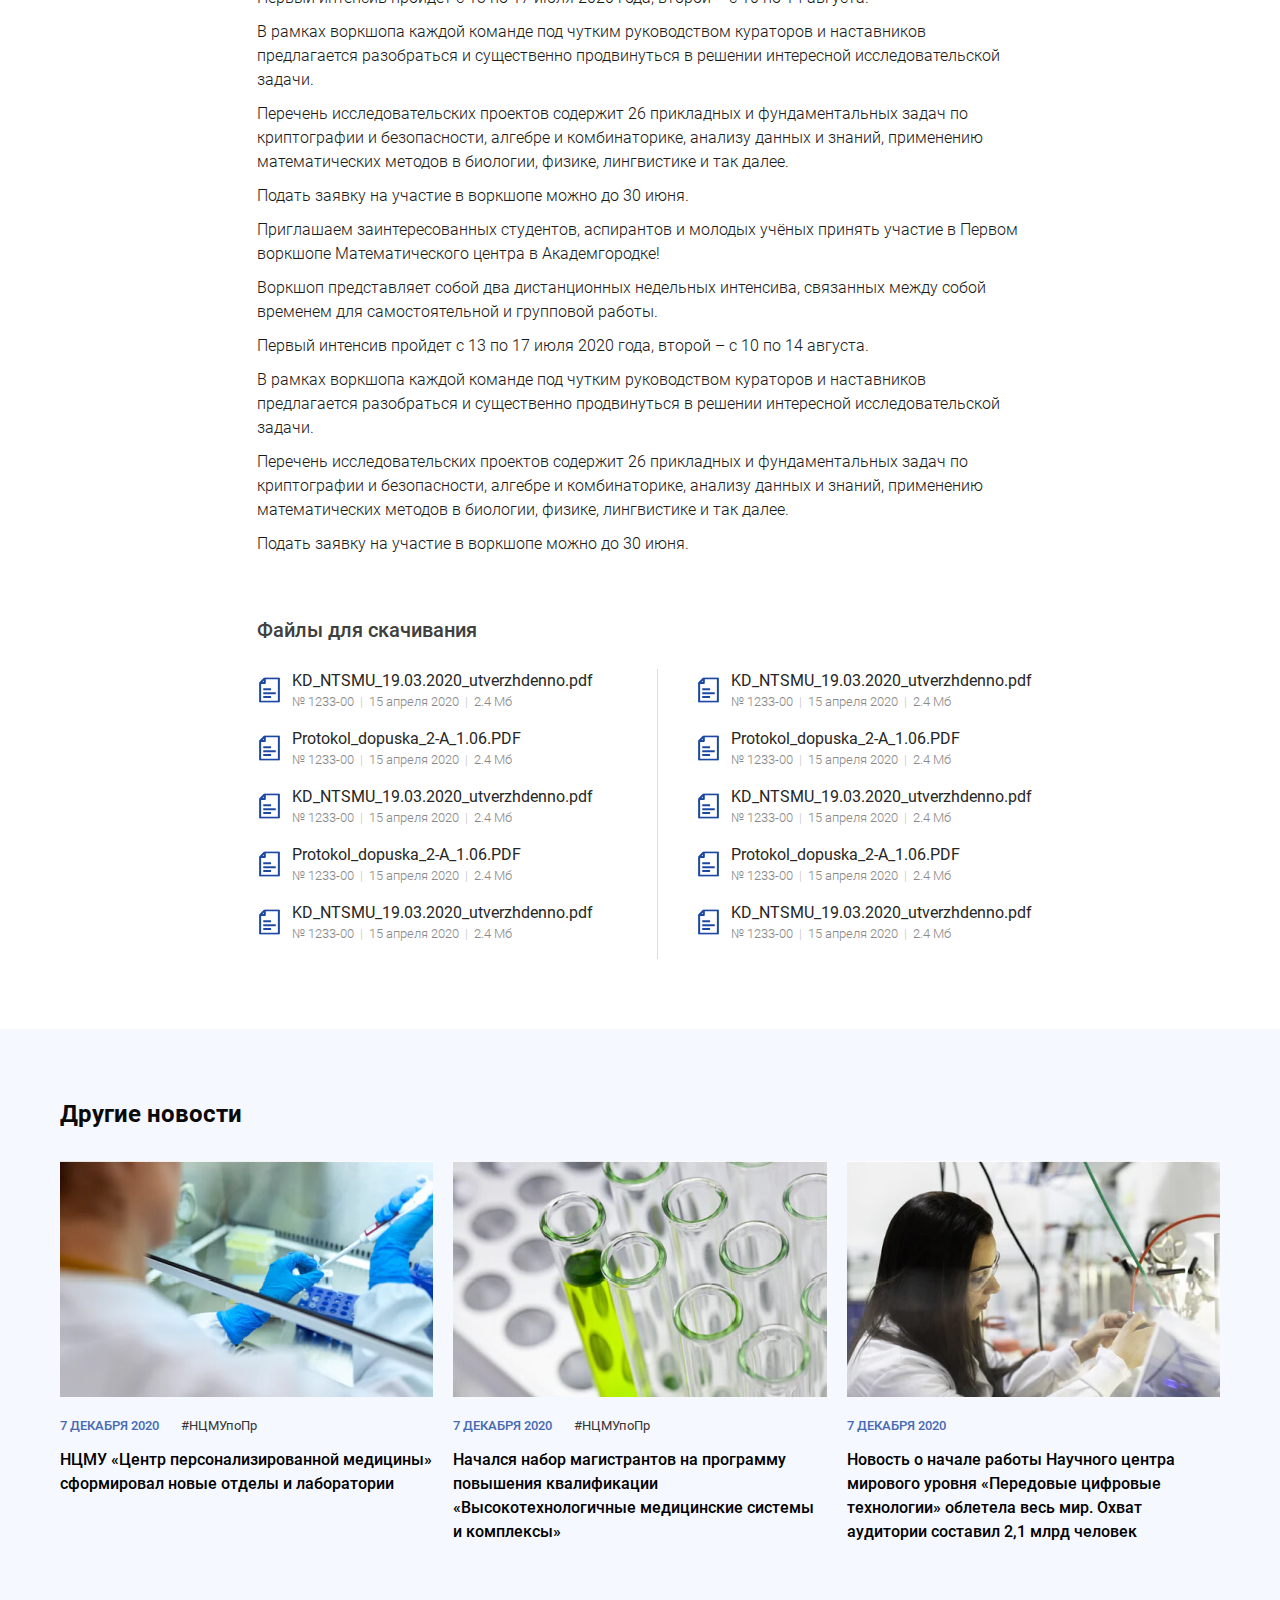
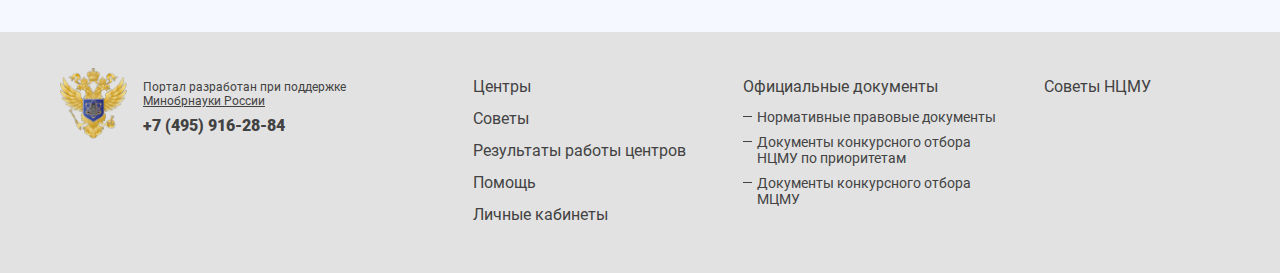
<file: ncmu-04-news-card.html>
<!DOCTYPE html>
<html lang="ru">
    <head>
        <meta charset="utf-8" />
        <title>НЦМУ</title>

        <link rel="stylesheet" href="css/styles.css" />
        <link rel="stylesheet" href="js/mcustomscrollbar/jquery.mCustomScrollbar.css" />
        <link rel="stylesheet" href="js/slick/slick.css" />
        <link rel="stylesheet" href="js/select2/select2.css" />
        <link rel="stylesheet" href="js/air-datepicker/datepicker.css" />

        <meta http-equiv="x-ua-compatible" content="ie=edge" />
        <meta name="viewport" content="width=device-width" />
    </head>

    <body>

        <div class="wrapper">
            <div class="wrapper-inner">

                <div class="header-mobile-top">
                    <div class="container">
                        <div class="logo"><a href="#"><img src="images/logo.png" alt="" /><span>научные центры<br /> мирового уровня</span></a></div>
                        <a href="#" class="mobile-menu-link"><span></span></a>
                    </div>
                </div>

                <div class="header-wrapper">
                    <div class="top">
                        <div class="container">
                            <div class="top-menu">
                                <ul>
                                    <li class="active"><a href="#">Новости</a></li>
                                    <li><a href="#">Вопрос-ответ</a></li>
                                    <li><a href="#">Вакансии</a></li>
                                    <li><a href="#">Контакты</a></li>
                                </ul>
                            </div>
                            <div class="top-lang">
                                <span>Ру</span> | <a href="#">En</a>
                            </div>
                        </div>
                    </div>

                    <header>
                        <div class="container">
                            <div class="logo"><a href="#"><img src="images/logo.png" alt="" /><span>научные центры<br /> мирового уровня</span></a></div>

                            <div class="header-cabinet">
                                <a href="#" class="header-cabinet-link"><svg><use xlink:href="images/sprite.svg#header-cabinet"></use></svg>Личный кабинет</a>
                            </div>

                            <div class="header-search">
                                <a href="#" class="header-search-link"><svg><use xlink:href="images/sprite.svg#header-search"></use></svg></a>
                            </div>

                            <a href="#" class="mobile-menu-link"><span></span></a>
                        </div>
                    </header>

                    <div class="nav">
                        <div class="container">
                            <ul>
                                <li><a href="#">Об НЦМУ</a></li>
                                <li>
                                    <a href="#">Центры<svg><use xlink:href="images/sprite.svg#nav-arrow"></use></svg></a>
                                    <ul>
                                        <li><a href="#">Математические НЦМУ</a></li>
                                        <li><a href="#">НЦМУ по приоритетам</a></li>
                                        <li><a href="#">Геномные НЦМУ</a></li>
                                        <li><a href="#">НОМЦ</a></li>
                                    </ul>
                                </li>
                                <li><a href="#">Результаты деятельности</a></li>
                                <li><a href="#">Советы</a></li>
                                <li><a href="#">Вопрос-ответ</a></li>
                                <li><a href="#">Контакты</a></li>
                            </ul>
                        </div>
                    </div>

                    <div class="header-mobile">
                        <div class="header-mobile-menu"></div>
                        <div class="container">
                            <div class="header-mobile-feedback"><a href="#" class="btn"><svg><use xlink:href="images/sprite.svg#header-mobile-feedback"></use></svg>Обратная связь</a></div>
                            <div class="header-mobile-footer">
                                <div class="header-mobile-footer-container">
                                    <div class="header-mobile-footer-title">Портал разработан при поддержке <a href="#">Минобрнауки России</a></div>
                                    <div class="header-mobile-footer-phone"><a href="tel:+74959168108">+7 (495) 916–81–08</a></div>
                                </div>
                                <div class="header-mobile-footer-logo"></div>
                            </div>
                        </div>
                    </div>
                </div>

                <div class="search-window">
                    <div class="search-window-bg"></div>
                    <div class="search-window-form">
                        <div class="container">
                            <div class="search-window-form-back"><a href="#">Поиск</a></div>
                            <form action="#" method="post">
                                <div class="search-window-form-input"><input type="text" name="search" value="" class="required" placeholder="Поиск" /><svg><use xlink:href="images/sprite.svg#header-search"></use></svg></div>
                                <div class="search-window-form-submit"><input type="submit" value="Найти" class="btn" /></div>
                            </form>
                        </div>
                    </div>
                    <div class="search-window-close"><svg><use xlink:href="images/sprite.svg#search-window-close"></use></svg></div>
                </div>

                <!-- container -->
                <div class="container">

                    <div class="breadcrumbs on-mobile"><a href="#">Новости</a></div>

                    <div class="news-detail">
                        <div class="news-back-link"><a href="#"><span><svg><use xlink:href="images/sprite.svg#page-back-link"></use></svg></span>Назад к списку новостей</a></div>
                        <div class="news-detail-top">
                            <span class="news-detail-date">2 сентября 2020</span>
                            <span class="news-detail-tag"><a href="#">#НЦМУпоПр</a></span>
                        </div>
                        <div class="news-detail-header">С 28 сентября по 1 октября пройдет международная школа-конференция «29th St. Petersburg Summer Meeting in Mathematical Analysis»</div>
                        <div class="news-detail-social">
                            <div class="news-detail-social-title">Поделиться новостью:</div>
                            <div class="news-detail-social-links">
                                <a href="#" target="_blank" class="news-detail-social-fb"><svg><use xlink:href="images/sprite.svg#icon-fb"></use></svg></a>
                                <a href="#" target="_blank" class="news-detail-social-twitter"><svg><use xlink:href="images/sprite.svg#icon-twitter"></use></svg></a>
                                <a href="#" target="_blank" class="news-detail-social-vk"><svg><use xlink:href="images/sprite.svg#icon-vk"></use></svg></a>
                            </div>
                        </div>
                        <div class="news-detail-container">
                            <p class="news-detail-photo"><img src="files/news-card.jpg" alt="" /></p>
                            <div class="anonce-text">
                                <p>Приглашаем заинтересованных студентов, аспирантов и молодых учёных принять участие в Первом воркшопе Математического центра в Академгородке!</p>
                                <p>Воркшоп представляет собой два дистанционных недельных интенсива, связанных между собой временем для самостоятельной и групповой работы.</p>
                                <p>Первый интенсив пройдет с 13 по 17 июля 2020 года, второй – с 10 по 14 августа.</p>
                                <p>В рамках воркшопа каждой команде под чутким руководством кураторов и наставников предлагается разобраться и существенно продвинуться в решении интересной исследовательской задачи.</p>
                            </div>
                            <p>Приглашаем заинтересованных студентов, аспирантов и молодых учёных принять участие в Первом воркшопе Математического центра в Академгородке!</p>
                            <p>Воркшоп представляет собой два дистанционных недельных интенсива, связанных между собой временем для самостоятельной и групповой работы.</p>
                            <p>Первый интенсив пройдет с 13 по 17 июля 2020 года, второй – с 10 по 14 августа.</p>
                            <p>В рамках воркшопа каждой команде под чутким руководством кураторов и наставников предлагается разобраться и существенно продвинуться в решении интересной исследовательской задачи.</p>
                            <p>Перечень исследовательских проектов содержит 26 прикладных и фундаментальных задач по криптографии и безопасности, алгебре и комбинаторике, анализу данных и знаний, применению математических методов в биологии, физике, лингвистике и так далее.</p>
                            <p>Подать заявку на участие в воркшопе можно до 30 июня.</p>
                            <p>Приглашаем заинтересованных студентов, аспирантов и молодых учёных принять участие в Первом воркшопе Математического центра в Академгородке!</p>
                            <p>Воркшоп представляет собой два дистанционных недельных интенсива, связанных между собой временем для самостоятельной и групповой работы.</p>
                            <p>Первый интенсив пройдет с 13 по 17 июля 2020 года, второй – с 10 по 14 августа.</p>
                            <p>В рамках воркшопа каждой команде под чутким руководством кураторов и наставников предлагается разобраться и существенно продвинуться в решении интересной исследовательской задачи.</p>
                            <p>Перечень исследовательских проектов содержит 26 прикладных и фундаментальных задач по криптографии и безопасности, алгебре и комбинаторике, анализу данных и знаний, применению математических методов в биологии, физике, лингвистике и так далее.</p>
                            <p>Подать заявку на участие в воркшопе можно до 30 июня.</p>

                            <div class="news-detail-files">
                                <div class="news-detail-files-title">Файлы для скачивания</div>
                                <div class="docs-group-list">
                                    <div class="file-link">
                                        <a href="#">
                                            <div class="file-link-icon"><svg><use xlink:href="images/sprite.svg#file-icon"></use></svg></div>
                                            <div class="file-link-title">KD_NTSMU_19.03.2020_utverzhdenno.pdf</div>
                                            <div class="file-link-info">№ 1233-00 &nbsp;<span>|</span>&nbsp; 15 апреля 2020 &nbsp;<span>|</span>&nbsp; 2.4 Мб</div>
                                        </a>
                                    </div>
                                    <div class="file-link">
                                        <a href="#">
                                            <div class="file-link-icon"><svg><use xlink:href="images/sprite.svg#file-icon"></use></svg></div>
                                            <div class="file-link-title">Protokol_dopuska_2-A_1.06.PDF</div>
                                            <div class="file-link-info">№ 1233-00 &nbsp;<span>|</span>&nbsp; 15 апреля 2020 &nbsp;<span>|</span>&nbsp; 2.4 Мб</div>
                                        </a>
                                    </div>
                                    <div class="file-link">
                                        <a href="#">
                                            <div class="file-link-icon"><svg><use xlink:href="images/sprite.svg#file-icon"></use></svg></div>
                                            <div class="file-link-title">KD_NTSMU_19.03.2020_utverzhdenno.pdf</div>
                                            <div class="file-link-info">№ 1233-00 &nbsp;<span>|</span>&nbsp; 15 апреля 2020 &nbsp;<span>|</span>&nbsp; 2.4 Мб</div>
                                        </a>
                                    </div>
                                    <div class="file-link">
                                        <a href="#">
                                            <div class="file-link-icon"><svg><use xlink:href="images/sprite.svg#file-icon"></use></svg></div>
                                            <div class="file-link-title">Protokol_dopuska_2-A_1.06.PDF</div>
                                            <div class="file-link-info">№ 1233-00 &nbsp;<span>|</span>&nbsp; 15 апреля 2020 &nbsp;<span>|</span>&nbsp; 2.4 Мб</div>
                                        </a>
                                    </div>
                                    <div class="file-link">
                                        <a href="#">
                                            <div class="file-link-icon"><svg><use xlink:href="images/sprite.svg#file-icon"></use></svg></div>
                                            <div class="file-link-title">KD_NTSMU_19.03.2020_utverzhdenno.pdf</div>
                                            <div class="file-link-info">№ 1233-00 &nbsp;<span>|</span>&nbsp; 15 апреля 2020 &nbsp;<span>|</span>&nbsp; 2.4 Мб</div>
                                        </a>
                                    </div>
                                    <div class="file-link">
                                        <a href="#">
                                            <div class="file-link-icon"><svg><use xlink:href="images/sprite.svg#file-icon"></use></svg></div>
                                            <div class="file-link-title">KD_NTSMU_19.03.2020_utverzhdenno.pdf</div>
                                            <div class="file-link-info">№ 1233-00 &nbsp;<span>|</span>&nbsp; 15 апреля 2020 &nbsp;<span>|</span>&nbsp; 2.4 Мб</div>
                                        </a>
                                    </div>
                                    <div class="file-link">
                                        <a href="#">
                                            <div class="file-link-icon"><svg><use xlink:href="images/sprite.svg#file-icon"></use></svg></div>
                                            <div class="file-link-title">Protokol_dopuska_2-A_1.06.PDF</div>
                                            <div class="file-link-info">№ 1233-00 &nbsp;<span>|</span>&nbsp; 15 апреля 2020 &nbsp;<span>|</span>&nbsp; 2.4 Мб</div>
                                        </a>
                                    </div>
                                    <div class="file-link">
                                        <a href="#">
                                            <div class="file-link-icon"><svg><use xlink:href="images/sprite.svg#file-icon"></use></svg></div>
                                            <div class="file-link-title">KD_NTSMU_19.03.2020_utverzhdenno.pdf</div>
                                            <div class="file-link-info">№ 1233-00 &nbsp;<span>|</span>&nbsp; 15 апреля 2020 &nbsp;<span>|</span>&nbsp; 2.4 Мб</div>
                                        </a>
                                    </div>
                                    <div class="file-link">
                                        <a href="#">
                                            <div class="file-link-icon"><svg><use xlink:href="images/sprite.svg#file-icon"></use></svg></div>
                                            <div class="file-link-title">Protokol_dopuska_2-A_1.06.PDF</div>
                                            <div class="file-link-info">№ 1233-00 &nbsp;<span>|</span>&nbsp; 15 апреля 2020 &nbsp;<span>|</span>&nbsp; 2.4 Мб</div>
                                        </a>
                                    </div>
                                    <div class="file-link">
                                        <a href="#">
                                            <div class="file-link-icon"><svg><use xlink:href="images/sprite.svg#file-icon"></use></svg></div>
                                            <div class="file-link-title">KD_NTSMU_19.03.2020_utverzhdenno.pdf</div>
                                            <div class="file-link-info">№ 1233-00 &nbsp;<span>|</span>&nbsp; 15 апреля 2020 &nbsp;<span>|</span>&nbsp; 2.4 Мб</div>
                                        </a>
                                    </div>
                                </div>
                            </div>
                        </div>
                    </div>

                    <div class="news-other">
                        <div class="news-other-title">Другие новости</div>
                        <div class="main-news-list">
                            <div class="main-news-item">
                                <a href="#">
                                    <div class="main-news-item-preview"><img src="files/main-news-1.jpg" alt="" /></div>
                                    <div class="main-news-item-date">7 декабря 2020 <span>#НЦМУпоПр</span></div>
                                    <div class="main-news-item-title">НЦМУ «Центр персонализированной медицины» сформировал новые отделы и лаборатории</div>
                                </a>
                            </div>
                            <div class="main-news-item">
                                <a href="#">
                                    <div class="main-news-item-preview"><img src="files/main-news-2.jpg" alt="" /></div>
                                    <div class="main-news-item-date">7 декабря 2020 <span>#НЦМУпоПр</span></div>
                                    <div class="main-news-item-title">Начался набор магистрантов на программу повышения квалификации «Высокотехнологичные медицинские системы и комплексы»</div>
                                </a>
                            </div>
                            <div class="main-news-item">
                                <a href="#">
                                    <div class="main-news-item-preview"><img src="files/main-news-3.jpg" alt="" /></div>
                                    <div class="main-news-item-date">7 декабря 2020</div>
                                    <div class="main-news-item-title">Новость о начале работы Научного центра мирового уровня «Передовые цифровые технологии» облетела весь мир. Охват аудитории составил 2,1 млрд человек</div>
                                </a>
                            </div>
                        </div>
                    </div>

                </div>
                <!-- container END -->

            </div>
        </div>

        <footer>
            <div class="container">
                <div class="footer-logo"><img src="images/footer-logo.png" alt="" /></div>
                <div class="copyrights">
                    Портал разработан при поддержке <a href="#">Минобрнауки России</a>
                    <div class="footer-phone"><a href="tel:+74959162884">+7 (495) 916-28-84</a></div>
                </div>
                <div class="footer-menu">
                    <ul>
                        <li><a href="#">Центры</a></li>
                        <li><a href="#">Советы</a></li>
                        <li><a href="#">Результаты работы центров</a></li>
                        <li><a href="#">Помощь</a></li>
                        <li><a href="#">Личные кабинеты</a></li>
                    </ul>
                </div>
                <div class="footer-menu">
                    <div class="footer-menu-title"><a href="#">Официальные документы</a></div>
                    <ul>
                        <li><a href="#">Нормативные правовые документы</a></li>
                        <li><a href="#">Документы конкурсного отбора НЦМУ по приоритетам</a></li>
                        <li><a href="#">Документы конкурсного отбора МЦМУ</a></li>
                    </ul>
                </div>
                <div class="footer-menu">
                    <div class="footer-menu-title"><a href="#">Советы НЦМУ</a></div>
                </div>
            </div>
        </footer>

        <a href="#" class="up-link"><svg><use xlink:href="images/sprite.svg#up-link"></use></svg></a>

        <script>
            var pathTemplate = './';
        </script>
        <script src="js/fonts.js"></script>

        <script src="js/svg4everybody.min.js"></script>
        <script>svg4everybody();</script>

        <script src="js/jquery-3.4.1.min.js"></script>
        <script src="js/mcustomscrollbar/jquery.mCustomScrollbar.concat.min.js"></script>
        <script src="js/slick/slick.min.js"></script>
        <script src="js/select2/select2.min.js"></script>
        <script src="js/select2/ru.js"></script>
        <script src="js/jquery.mask.min.js"></script>
        <script src="js/validation/jquery.validate.min.js"></script>
        <script src="js/validation/messages_ru.js"></script>
        <script src="js/air-datepicker/datepicker.min.js"></script>
        <script src="js/tools.js"></script>

    </body>
</html>
</file>
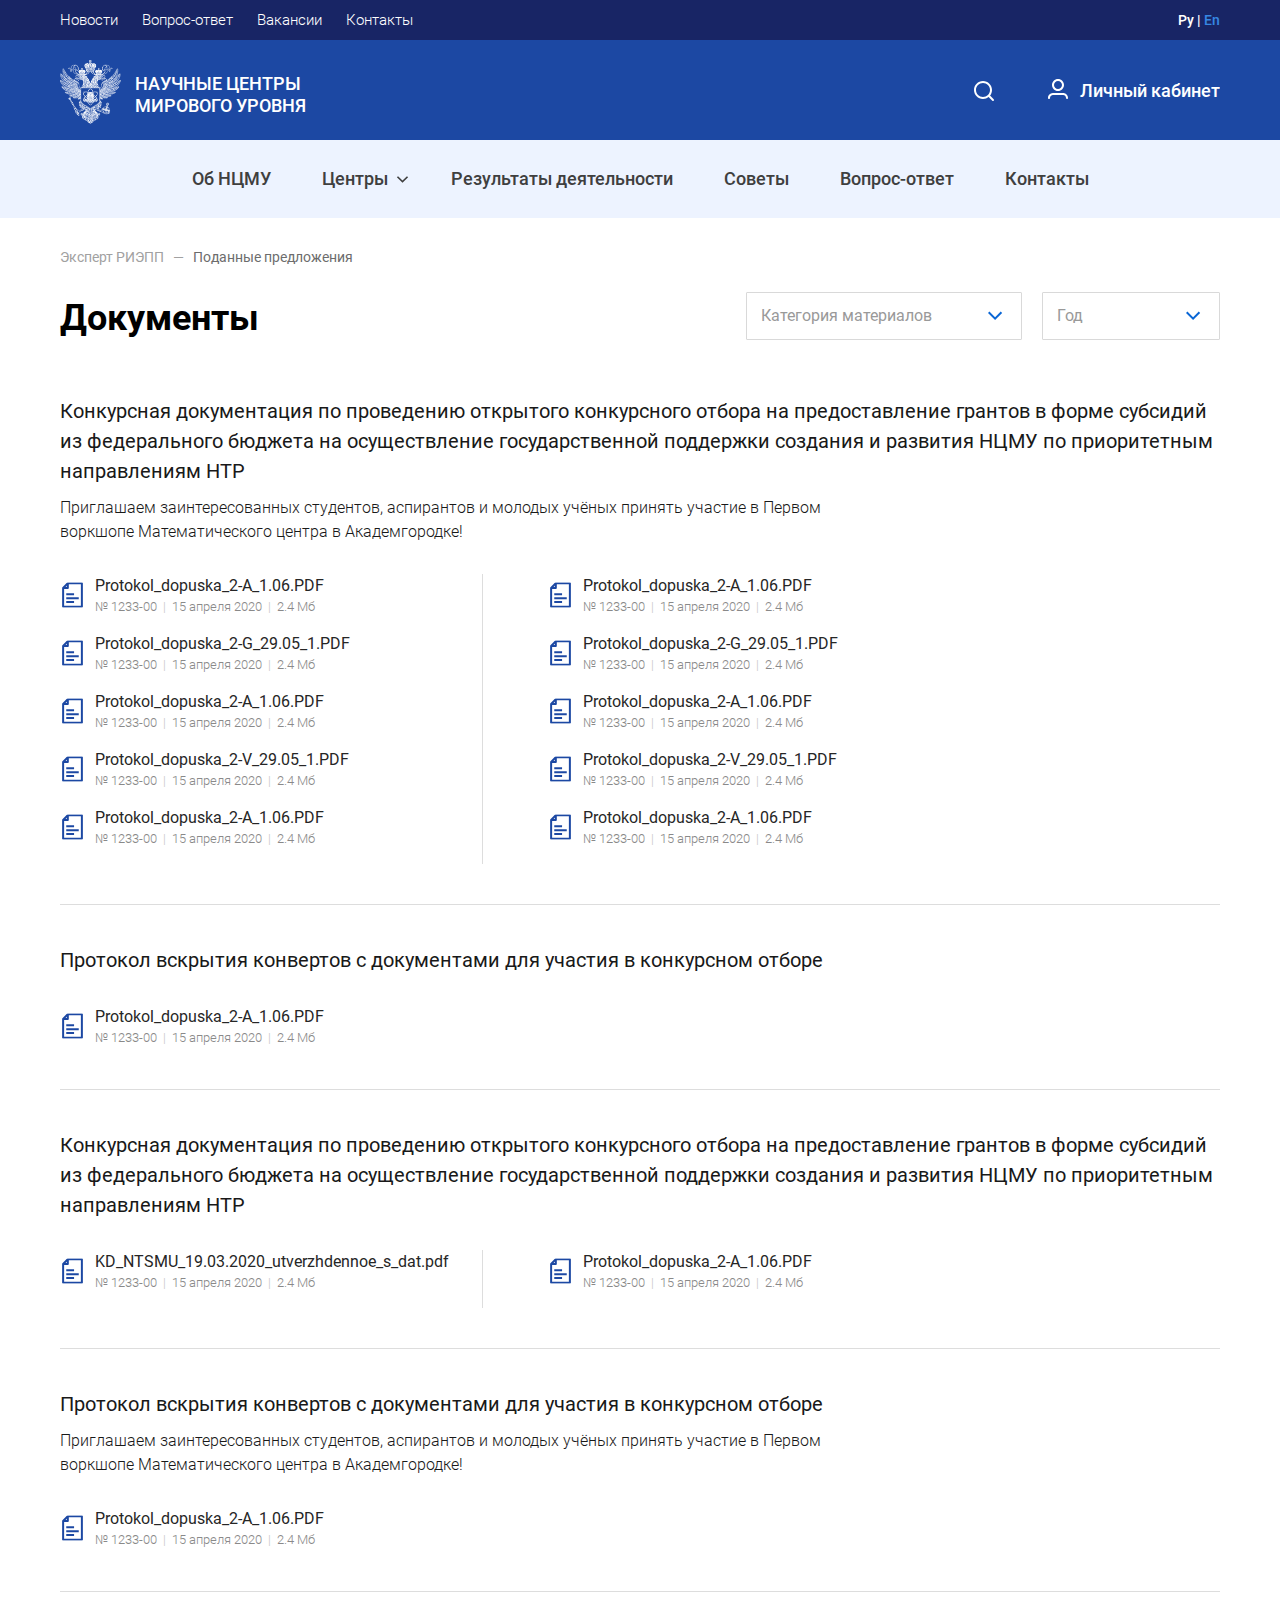
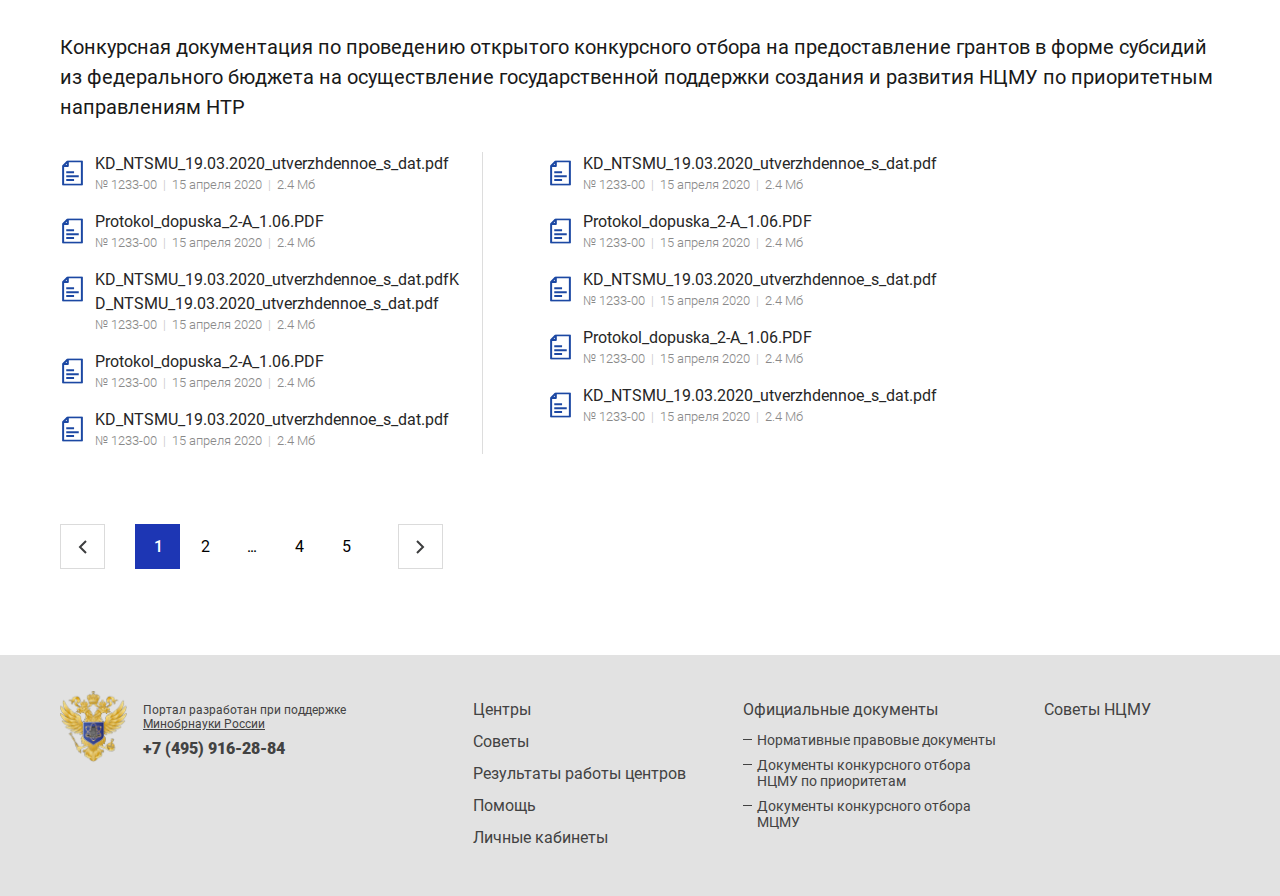
<file: ncmu-05-docs.html>
<!DOCTYPE html>
<html lang="ru">
    <head>
        <meta charset="utf-8" />
        <title>НЦМУ</title>

        <link rel="stylesheet" href="css/styles.css" />
        <link rel="stylesheet" href="js/mcustomscrollbar/jquery.mCustomScrollbar.css" />
        <link rel="stylesheet" href="js/slick/slick.css" />
        <link rel="stylesheet" href="js/select2/select2.css" />
        <link rel="stylesheet" href="js/air-datepicker/datepicker.css" />

        <meta http-equiv="x-ua-compatible" content="ie=edge" />
        <meta name="viewport" content="width=device-width" />
    </head>

    <body>

        <div class="wrapper">
            <div class="wrapper-inner">

                <div class="header-mobile-top">
                    <div class="container">
                        <div class="logo"><a href="#"><img src="images/logo.png" alt="" /><span>научные центры<br /> мирового уровня</span></a></div>
                        <a href="#" class="mobile-menu-link"><span></span></a>
                    </div>
                </div>

                <div class="header-wrapper">
                    <div class="top">
                        <div class="container">
                            <div class="top-menu">
                                <ul>
                                    <li><a href="#">Новости</a></li>
                                    <li><a href="#">Вопрос-ответ</a></li>
                                    <li><a href="#">Вакансии</a></li>
                                    <li><a href="#">Контакты</a></li>
                                </ul>
                            </div>
                            <div class="top-lang">
                                <span>Ру</span> | <a href="#">En</a>
                            </div>
                        </div>
                    </div>

                    <header>
                        <div class="container">
                            <div class="logo"><a href="#"><img src="images/logo.png" alt="" /><span>научные центры<br /> мирового уровня</span></a></div>

                            <div class="header-cabinet">
                                <a href="#" class="header-cabinet-link"><svg><use xlink:href="images/sprite.svg#header-cabinet"></use></svg>Личный кабинет</a>
                            </div>

                            <div class="header-search">
                                <a href="#" class="header-search-link"><svg><use xlink:href="images/sprite.svg#header-search"></use></svg></a>
                            </div>

                            <a href="#" class="mobile-menu-link"><span></span></a>
                        </div>
                    </header>

                    <div class="nav">
                        <div class="container">
                            <ul>
                                <li><a href="#">Об НЦМУ</a></li>
                                <li>
                                    <a href="#">Центры<svg><use xlink:href="images/sprite.svg#nav-arrow"></use></svg></a>
                                    <ul>
                                        <li><a href="#">Математические НЦМУ</a></li>
                                        <li><a href="#">НЦМУ по приоритетам</a></li>
                                        <li><a href="#">Геномные НЦМУ</a></li>
                                        <li><a href="#">НОМЦ</a></li>
                                    </ul>
                                </li>
                                <li><a href="#">Результаты деятельности</a></li>
                                <li><a href="#">Советы</a></li>
                                <li><a href="#">Вопрос-ответ</a></li>
                                <li><a href="#">Контакты</a></li>
                            </ul>
                        </div>
                    </div>

                    <div class="header-mobile">
                        <div class="header-mobile-menu"></div>
                        <div class="container">
                            <div class="header-mobile-feedback"><a href="#" class="btn"><svg><use xlink:href="images/sprite.svg#header-mobile-feedback"></use></svg>Обратная связь</a></div>
                            <div class="header-mobile-footer">
                                <div class="header-mobile-footer-container">
                                    <div class="header-mobile-footer-title">Портал разработан при поддержке <a href="#">Минобрнауки России</a></div>
                                    <div class="header-mobile-footer-phone"><a href="tel:+74959168108">+7 (495) 916–81–08</a></div>
                                </div>
                                <div class="header-mobile-footer-logo"></div>
                            </div>
                        </div>
                    </div>
                </div>

                <div class="search-window">
                    <div class="search-window-bg"></div>
                    <div class="search-window-form">
                        <div class="container">
                            <div class="search-window-form-back"><a href="#">Поиск</a></div>
                            <form action="#" method="post">
                                <div class="search-window-form-input"><input type="text" name="search" value="" class="required" placeholder="Поиск" /><svg><use xlink:href="images/sprite.svg#header-search"></use></svg></div>
                                <div class="search-window-form-submit"><input type="submit" value="Найти" class="btn" /></div>
                            </form>
                        </div>
                    </div>
                    <div class="search-window-close"><svg><use xlink:href="images/sprite.svg#search-window-close"></use></svg></div>
                </div>

                <!-- container -->
                <div class="container">

                    <div class="breadcrumbs"><a href="#">Эксперт РИЭПП</a> &nbsp; <span>—</span> &nbsp; Поданные предложения</div>

                    <div class="news-header">
                        <h1>Документы</h1>
                        <a href="#" class="news-header-filter-link"><svg><use xlink:href="images/sprite.svg#filter-icon"></use></svg><svg><use xlink:href="images/sprite.svg#filter-close-icon"></use></svg></a>
                        <div class="news-header-filter">
                            <form action="#" method="post">
                                <div class="news-header-filter-category">
                                    <div class="form-select">
                                        <select name="category" data-placeholder="Категория материалов">
                                            <option value=""></option>
                                            <option value="1">Законы</option>
                                            <option value="2">Постановления</option>
                                        </select>
                                    </div>
                                </div>
                                <div class="news-header-filter-year">
                                    <div class="form-select">
                                        <select name="year" data-placeholder="Год">
                                            <option value=""></option>
                                            <option value="1">2020</option>
                                            <option value="2">2019</option>
                                        </select>
                                    </div>
                                </div>
                            </form>
                        </div>
                    </div>

                    <!-- docs -->
                    <div class="docs">
                        <div class="docs-group">
                            <div class="docs-group-title">Конкурсная документация по проведению открытого конкурсного отбора на предоставление грантов в форме субсидий из федерального бюджета на осуществление государственной поддержки создания и развития НЦМУ по приоритетным направлениям НТР</div>
                            <div class="docs-group-text">Приглашаем заинтересованных студентов, аспирантов и молодых учёных принять участие в Первом воркшопе Математического центра в Академгородке!</div>
                            <div class="docs-group-list">
                                <div class="file-link">
                                    <a href="#">
                                        <div class="file-link-icon"><svg><use xlink:href="images/sprite.svg#file-icon"></use></svg></div>
                                        <div class="file-link-title">Protokol_dopuska_2-A_1.06.PDF</div>
                                        <div class="file-link-info">№ 1233-00 &nbsp;<span>|</span>&nbsp; 15 апреля 2020 &nbsp;<span>|</span>&nbsp; 2.4 Мб</div>
                                    </a>
                                </div>
                                <div class="file-link">
                                    <a href="#">
                                        <div class="file-link-icon"><svg><use xlink:href="images/sprite.svg#file-icon"></use></svg></div>
                                        <div class="file-link-title">Protokol_dopuska_2-G_29.05_1.PDF</div>
                                        <div class="file-link-info">№ 1233-00 &nbsp;<span>|</span>&nbsp; 15 апреля 2020 &nbsp;<span>|</span>&nbsp; 2.4 Мб</div>
                                    </a>
                                </div>
                                <div class="file-link">
                                    <a href="#">
                                        <div class="file-link-icon"><svg><use xlink:href="images/sprite.svg#file-icon"></use></svg></div>
                                        <div class="file-link-title">Protokol_dopuska_2-A_1.06.PDF</div>
                                        <div class="file-link-info">№ 1233-00 &nbsp;<span>|</span>&nbsp; 15 апреля 2020 &nbsp;<span>|</span>&nbsp; 2.4 Мб</div>
                                    </a>
                                </div>
                                <div class="file-link">
                                    <a href="#">
                                        <div class="file-link-icon"><svg><use xlink:href="images/sprite.svg#file-icon"></use></svg></div>
                                        <div class="file-link-title">Protokol_dopuska_2-V_29.05_1.PDF</div>
                                        <div class="file-link-info">№ 1233-00 &nbsp;<span>|</span>&nbsp; 15 апреля 2020 &nbsp;<span>|</span>&nbsp; 2.4 Мб</div>
                                    </a>
                                </div>
                                <div class="file-link">
                                    <a href="#">
                                        <div class="file-link-icon"><svg><use xlink:href="images/sprite.svg#file-icon"></use></svg></div>
                                        <div class="file-link-title">Protokol_dopuska_2-A_1.06.PDF</div>
                                        <div class="file-link-info">№ 1233-00 &nbsp;<span>|</span>&nbsp; 15 апреля 2020 &nbsp;<span>|</span>&nbsp; 2.4 Мб</div>
                                    </a>
                                </div>
                                <div class="file-link">
                                    <a href="#">
                                        <div class="file-link-icon"><svg><use xlink:href="images/sprite.svg#file-icon"></use></svg></div>
                                        <div class="file-link-title">Protokol_dopuska_2-A_1.06.PDF</div>
                                        <div class="file-link-info">№ 1233-00 &nbsp;<span>|</span>&nbsp; 15 апреля 2020 &nbsp;<span>|</span>&nbsp; 2.4 Мб</div>
                                    </a>
                                </div>
                                <div class="file-link">
                                    <a href="#">
                                        <div class="file-link-icon"><svg><use xlink:href="images/sprite.svg#file-icon"></use></svg></div>
                                        <div class="file-link-title">Protokol_dopuska_2-G_29.05_1.PDF</div>
                                        <div class="file-link-info">№ 1233-00 &nbsp;<span>|</span>&nbsp; 15 апреля 2020 &nbsp;<span>|</span>&nbsp; 2.4 Мб</div>
                                    </a>
                                </div>
                                <div class="file-link">
                                    <a href="#">
                                        <div class="file-link-icon"><svg><use xlink:href="images/sprite.svg#file-icon"></use></svg></div>
                                        <div class="file-link-title">Protokol_dopuska_2-A_1.06.PDF</div>
                                        <div class="file-link-info">№ 1233-00 &nbsp;<span>|</span>&nbsp; 15 апреля 2020 &nbsp;<span>|</span>&nbsp; 2.4 Мб</div>
                                    </a>
                                </div>
                                <div class="file-link">
                                    <a href="#">
                                        <div class="file-link-icon"><svg><use xlink:href="images/sprite.svg#file-icon"></use></svg></div>
                                        <div class="file-link-title">Protokol_dopuska_2-V_29.05_1.PDF</div>
                                        <div class="file-link-info">№ 1233-00 &nbsp;<span>|</span>&nbsp; 15 апреля 2020 &nbsp;<span>|</span>&nbsp; 2.4 Мб</div>
                                    </a>
                                </div>
                                <div class="file-link">
                                    <a href="#">
                                        <div class="file-link-icon"><svg><use xlink:href="images/sprite.svg#file-icon"></use></svg></div>
                                        <div class="file-link-title">Protokol_dopuska_2-A_1.06.PDF</div>
                                        <div class="file-link-info">№ 1233-00 &nbsp;<span>|</span>&nbsp; 15 апреля 2020 &nbsp;<span>|</span>&nbsp; 2.4 Мб</div>
                                    </a>
                                </div>
                            </div>
                        </div>

                        <div class="docs-group">
                            <div class="docs-group-title">Протокол вскрытия конвертов с документами для участия в конкурсном отборе</div>
                            <div class="docs-group-list">
                                <div class="file-link">
                                    <a href="#">
                                        <div class="file-link-icon"><svg><use xlink:href="images/sprite.svg#file-icon"></use></svg></div>
                                        <div class="file-link-title">Protokol_dopuska_2-A_1.06.PDF</div>
                                        <div class="file-link-info">№ 1233-00 &nbsp;<span>|</span>&nbsp; 15 апреля 2020 &nbsp;<span>|</span>&nbsp; 2.4 Мб</div>
                                    </a>
                                </div>
                            </div>
                        </div>

                        <div class="docs-group">
                            <div class="docs-group-title">Конкурсная документация по проведению открытого конкурсного отбора на предоставление грантов в форме субсидий из федерального бюджета на осуществление государственной поддержки создания и развития НЦМУ по приоритетным направлениям НТР</div>
                            <div class="docs-group-list">
                                <div class="file-link">
                                    <a href="#">
                                        <div class="file-link-icon"><svg><use xlink:href="images/sprite.svg#file-icon"></use></svg></div>
                                        <div class="file-link-title">KD_NTSMU_19.03.2020_utverzhdennoe_s_dat.pdf</div>
                                        <div class="file-link-info">№ 1233-00 &nbsp;<span>|</span>&nbsp; 15 апреля 2020 &nbsp;<span>|</span>&nbsp; 2.4 Мб</div>
                                    </a>
                                </div>
                                <div class="file-link">
                                    <a href="#">
                                        <div class="file-link-icon"><svg><use xlink:href="images/sprite.svg#file-icon"></use></svg></div>
                                        <div class="file-link-title">Protokol_dopuska_2-A_1.06.PDF</div>
                                        <div class="file-link-info">№ 1233-00 &nbsp;<span>|</span>&nbsp; 15 апреля 2020 &nbsp;<span>|</span>&nbsp; 2.4 Мб</div>
                                    </a>
                                </div>
                            </div>
                        </div>

                        <div class="docs-group">
                            <div class="docs-group-title">Протокол вскрытия конвертов с документами для участия в конкурсном отборе</div>
                            <div class="docs-group-text">Приглашаем заинтересованных студентов, аспирантов и молодых учёных принять участие в Первом воркшопе Математического центра в Академгородке!</div>
                            <div class="docs-group-list">
                                <div class="file-link">
                                    <a href="#">
                                        <div class="file-link-icon"><svg><use xlink:href="images/sprite.svg#file-icon"></use></svg></div>
                                        <div class="file-link-title">Protokol_dopuska_2-A_1.06.PDF</div>
                                        <div class="file-link-info">№ 1233-00 &nbsp;<span>|</span>&nbsp; 15 апреля 2020 &nbsp;<span>|</span>&nbsp; 2.4 Мб</div>
                                    </a>
                                </div>
                            </div>
                        </div>

                        <div class="docs-group">
                            <div class="docs-group-title">Конкурсная документация по проведению открытого конкурсного отбора на предоставление грантов в форме субсидий из федерального бюджета на осуществление государственной поддержки создания и развития НЦМУ по приоритетным направлениям НТР</div>
                            <div class="docs-group-list">
                                <div class="file-link">
                                    <a href="#">
                                        <div class="file-link-icon"><svg><use xlink:href="images/sprite.svg#file-icon"></use></svg></div>
                                        <div class="file-link-title">KD_NTSMU_19.03.2020_utverzhdennoe_s_dat.pdf</div>
                                        <div class="file-link-info">№ 1233-00 &nbsp;<span>|</span>&nbsp; 15 апреля 2020 &nbsp;<span>|</span>&nbsp; 2.4 Мб</div>
                                    </a>
                                </div>
                                <div class="file-link">
                                    <a href="#">
                                        <div class="file-link-icon"><svg><use xlink:href="images/sprite.svg#file-icon"></use></svg></div>
                                        <div class="file-link-title">Protokol_dopuska_2-A_1.06.PDF</div>
                                        <div class="file-link-info">№ 1233-00 &nbsp;<span>|</span>&nbsp; 15 апреля 2020 &nbsp;<span>|</span>&nbsp; 2.4 Мб</div>
                                    </a>
                                </div>
                                <div class="file-link">
                                    <a href="#">
                                        <div class="file-link-icon"><svg><use xlink:href="images/sprite.svg#file-icon"></use></svg></div>
                                        <div class="file-link-title">KD_NTSMU_19.03.2020_utverzhdennoe_s_dat.pdfKD_NTSMU_19.03.2020_utverzhdennoe_s_dat.pdf</div>
                                        <div class="file-link-info">№ 1233-00 &nbsp;<span>|</span>&nbsp; 15 апреля 2020 &nbsp;<span>|</span>&nbsp; 2.4 Мб</div>
                                    </a>
                                </div>
                                <div class="file-link">
                                    <a href="#">
                                        <div class="file-link-icon"><svg><use xlink:href="images/sprite.svg#file-icon"></use></svg></div>
                                        <div class="file-link-title">Protokol_dopuska_2-A_1.06.PDF</div>
                                        <div class="file-link-info">№ 1233-00 &nbsp;<span>|</span>&nbsp; 15 апреля 2020 &nbsp;<span>|</span>&nbsp; 2.4 Мб</div>
                                    </a>
                                </div>
                                <div class="file-link">
                                    <a href="#">
                                        <div class="file-link-icon"><svg><use xlink:href="images/sprite.svg#file-icon"></use></svg></div>
                                        <div class="file-link-title">KD_NTSMU_19.03.2020_utverzhdennoe_s_dat.pdf</div>
                                        <div class="file-link-info">№ 1233-00 &nbsp;<span>|</span>&nbsp; 15 апреля 2020 &nbsp;<span>|</span>&nbsp; 2.4 Мб</div>
                                    </a>
                                </div>
                                <div class="file-link">
                                    <a href="#">
                                        <div class="file-link-icon"><svg><use xlink:href="images/sprite.svg#file-icon"></use></svg></div>
                                        <div class="file-link-title">KD_NTSMU_19.03.2020_utverzhdennoe_s_dat.pdf</div>
                                        <div class="file-link-info">№ 1233-00 &nbsp;<span>|</span>&nbsp; 15 апреля 2020 &nbsp;<span>|</span>&nbsp; 2.4 Мб</div>
                                    </a>
                                </div>
                                <div class="file-link">
                                    <a href="#">
                                        <div class="file-link-icon"><svg><use xlink:href="images/sprite.svg#file-icon"></use></svg></div>
                                        <div class="file-link-title">Protokol_dopuska_2-A_1.06.PDF</div>
                                        <div class="file-link-info">№ 1233-00 &nbsp;<span>|</span>&nbsp; 15 апреля 2020 &nbsp;<span>|</span>&nbsp; 2.4 Мб</div>
                                    </a>
                                </div>
                                <div class="file-link">
                                    <a href="#">
                                        <div class="file-link-icon"><svg><use xlink:href="images/sprite.svg#file-icon"></use></svg></div>
                                        <div class="file-link-title">KD_NTSMU_19.03.2020_utverzhdennoe_s_dat.pdf</div>
                                        <div class="file-link-info">№ 1233-00 &nbsp;<span>|</span>&nbsp; 15 апреля 2020 &nbsp;<span>|</span>&nbsp; 2.4 Мб</div>
                                    </a>
                                </div>
                                <div class="file-link">
                                    <a href="#">
                                        <div class="file-link-icon"><svg><use xlink:href="images/sprite.svg#file-icon"></use></svg></div>
                                        <div class="file-link-title">Protokol_dopuska_2-A_1.06.PDF</div>
                                        <div class="file-link-info">№ 1233-00 &nbsp;<span>|</span>&nbsp; 15 апреля 2020 &nbsp;<span>|</span>&nbsp; 2.4 Мб</div>
                                    </a>
                                </div>
                                <div class="file-link">
                                    <a href="#">
                                        <div class="file-link-icon"><svg><use xlink:href="images/sprite.svg#file-icon"></use></svg></div>
                                        <div class="file-link-title">KD_NTSMU_19.03.2020_utverzhdennoe_s_dat.pdf</div>
                                        <div class="file-link-info">№ 1233-00 &nbsp;<span>|</span>&nbsp; 15 апреля 2020 &nbsp;<span>|</span>&nbsp; 2.4 Мб</div>
                                    </a>
                                </div>
                            </div>
                        </div>
                    </div>
                    <!-- docs END -->

                    <div class="pager">
                        <a href="#" class="pager-prev"><svg><use xlink:href="images/sprite.svg#pager-prev"></use></svg></a>
                        <a href="#" class="active">1</a>
                        <a href="#">2</a>
                        <span>...</span>
                        <a href="#">4</a>
                        <a href="#">5</a>
                        <a href="#" class="pager-next"><svg><use xlink:href="images/sprite.svg#pager-next"></use></svg></a>
                    </div>

                </div>
                <!-- container END -->

            </div>
        </div>

        <footer>
            <div class="container">
                <div class="footer-logo"><img src="images/footer-logo.png" alt="" /></div>
                <div class="copyrights">
                    Портал разработан при поддержке <a href="#">Минобрнауки России</a>
                    <div class="footer-phone"><a href="tel:+74959162884">+7 (495) 916-28-84</a></div>
                </div>
                <div class="footer-menu">
                    <ul>
                        <li><a href="#">Центры</a></li>
                        <li><a href="#">Советы</a></li>
                        <li><a href="#">Результаты работы центров</a></li>
                        <li><a href="#">Помощь</a></li>
                        <li><a href="#">Личные кабинеты</a></li>
                    </ul>
                </div>
                <div class="footer-menu">
                    <div class="footer-menu-title"><a href="#">Официальные документы</a></div>
                    <ul>
                        <li><a href="#">Нормативные правовые документы</a></li>
                        <li><a href="#">Документы конкурсного отбора НЦМУ по приоритетам</a></li>
                        <li><a href="#">Документы конкурсного отбора МЦМУ</a></li>
                    </ul>
                </div>
                <div class="footer-menu">
                    <div class="footer-menu-title"><a href="#">Советы НЦМУ</a></div>
                </div>
            </div>
        </footer>

        <a href="#" class="up-link"><svg><use xlink:href="images/sprite.svg#up-link"></use></svg></a>

        <script>
            var pathTemplate = './';
        </script>
        <script src="js/fonts.js"></script>

        <script src="js/svg4everybody.min.js"></script>
        <script>svg4everybody();</script>

        <script src="js/jquery-3.4.1.min.js"></script>
        <script src="js/mcustomscrollbar/jquery.mCustomScrollbar.concat.min.js"></script>
        <script src="js/slick/slick.min.js"></script>
        <script src="js/select2/select2.min.js"></script>
        <script src="js/select2/ru.js"></script>
        <script src="js/jquery.mask.min.js"></script>
        <script src="js/validation/jquery.validate.min.js"></script>
        <script src="js/validation/messages_ru.js"></script>
        <script src="js/air-datepicker/datepicker.min.js"></script>
        <script src="js/tools.js"></script>

    </body>
</html>
</file>
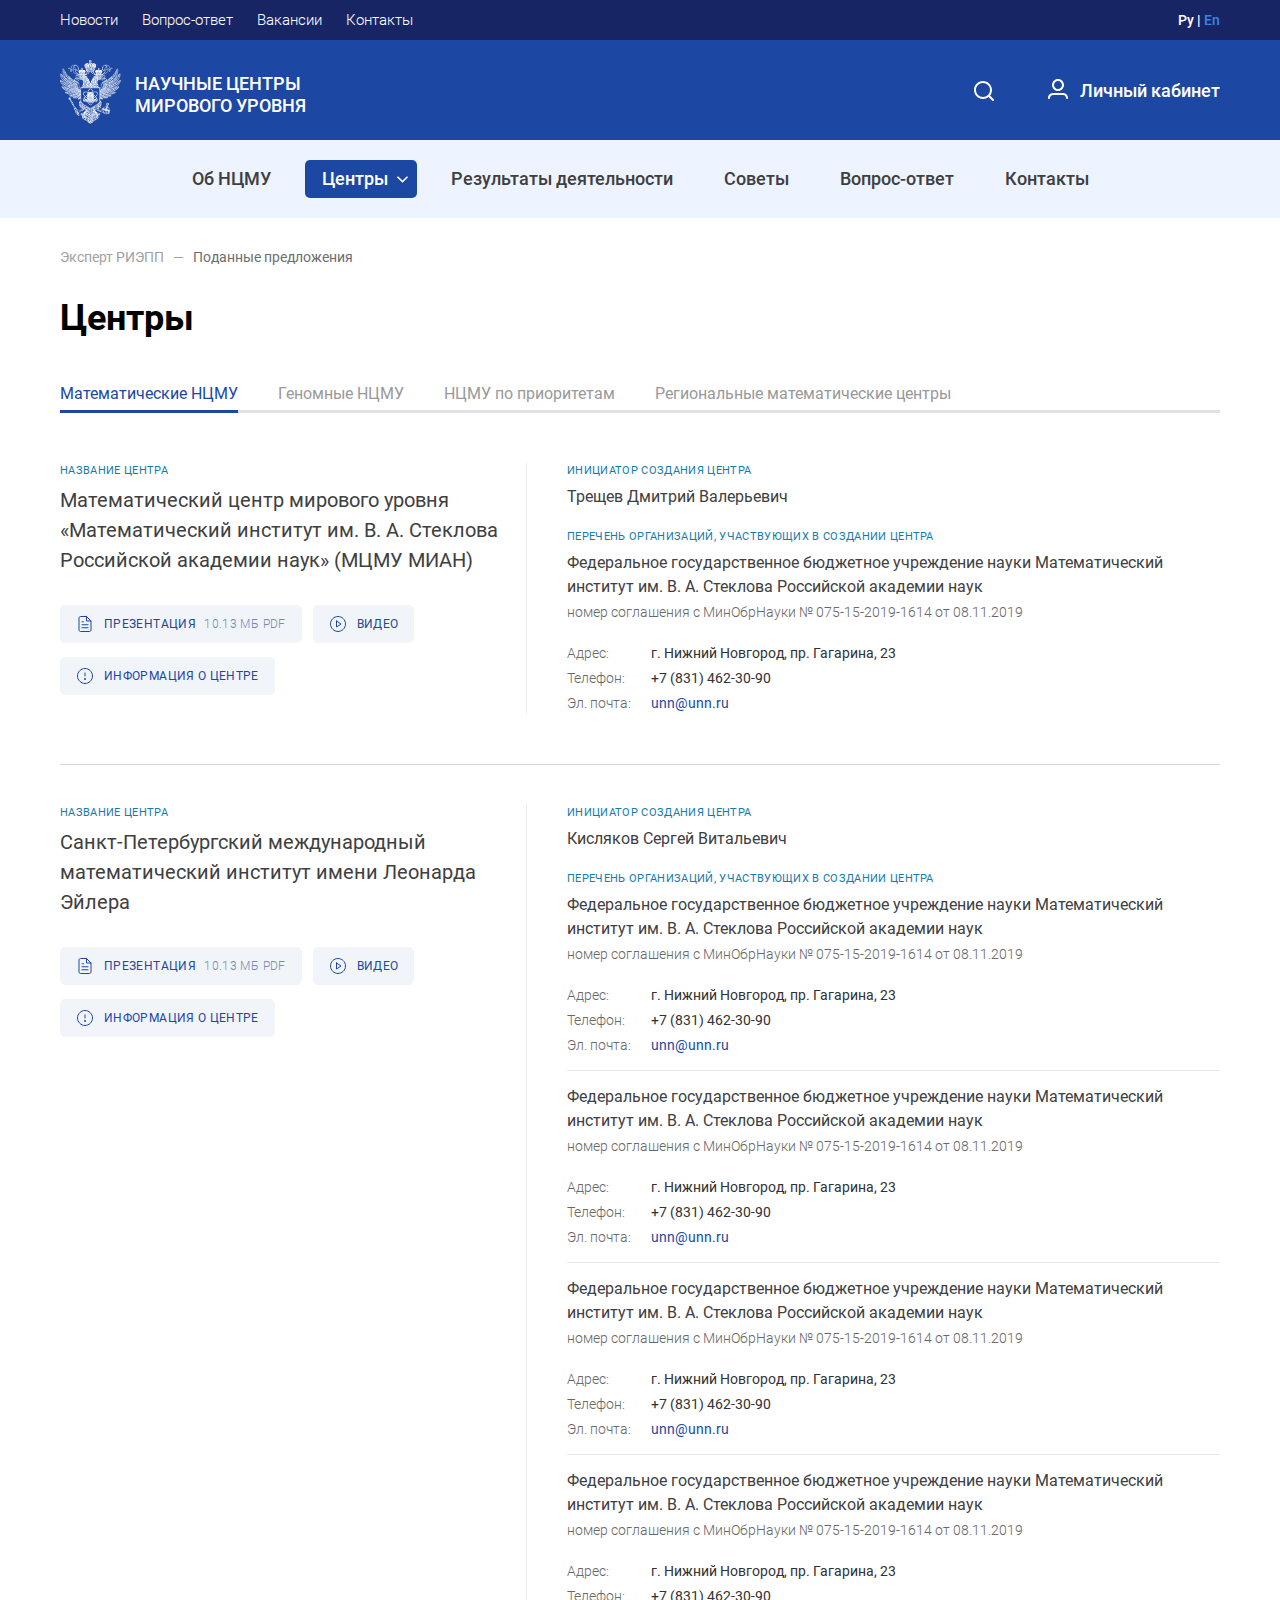
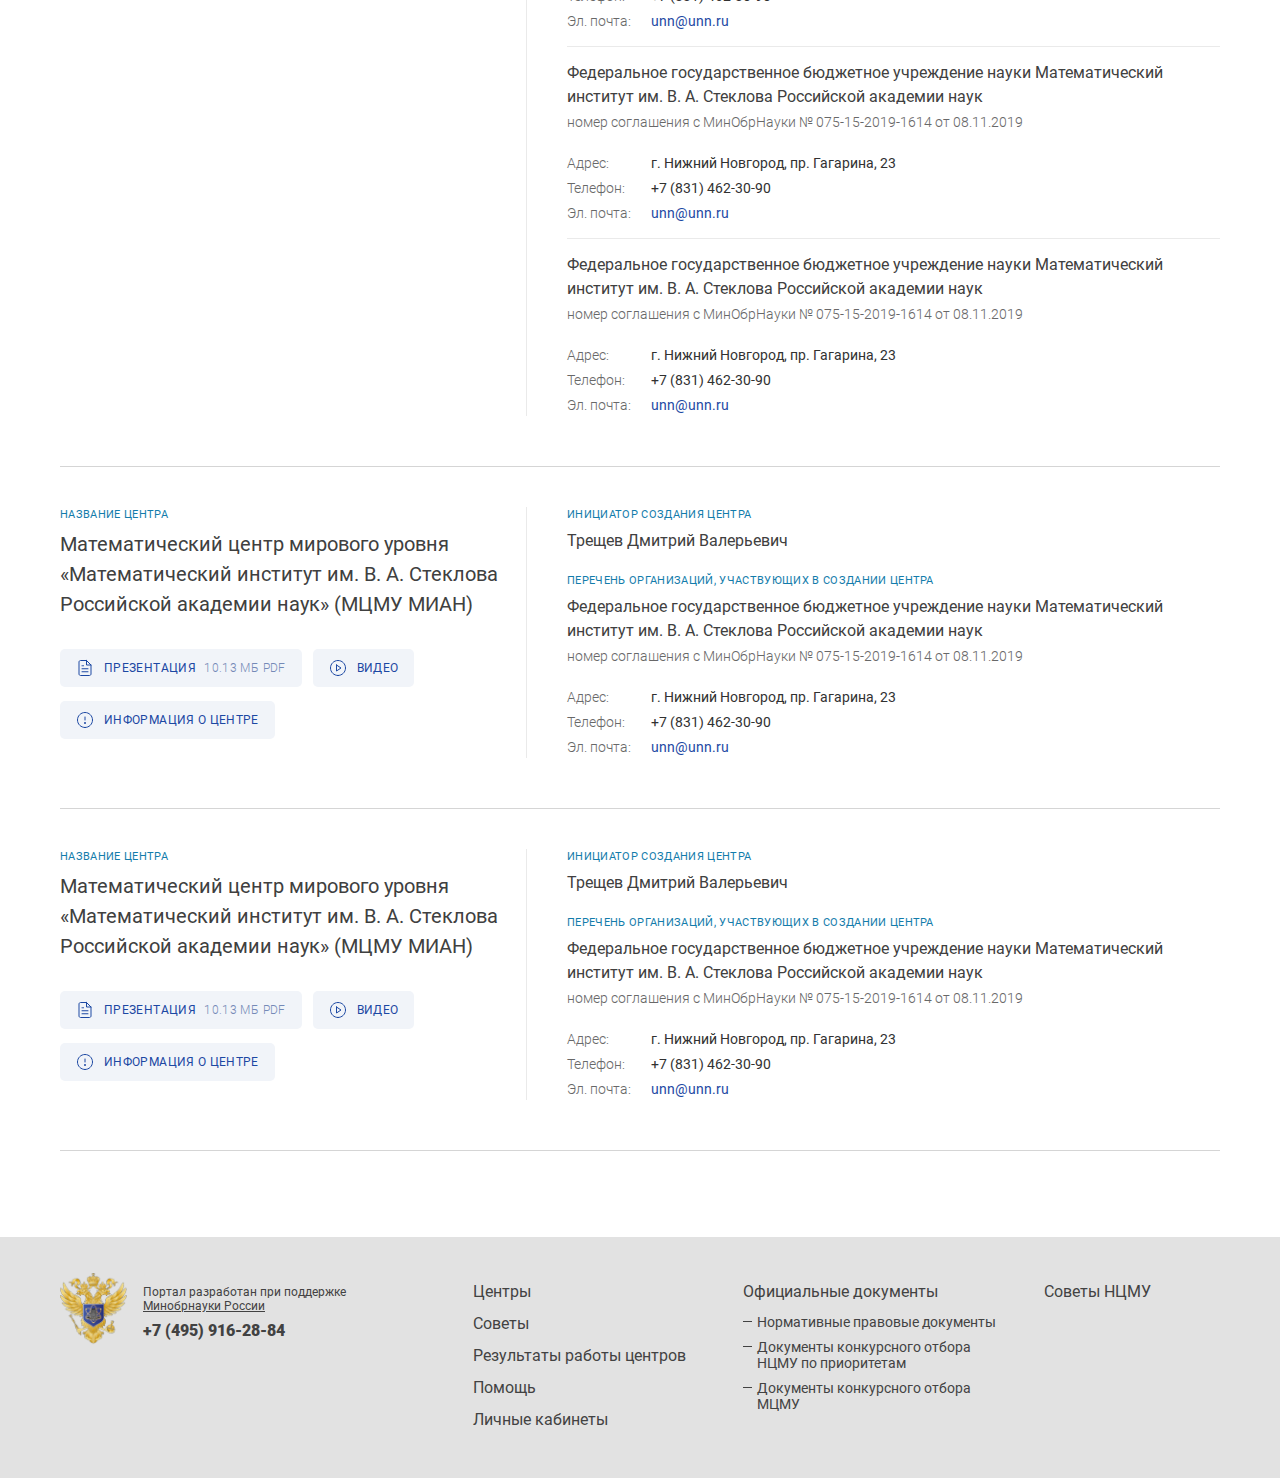
<file: ncmu-06-centers.html>
<!DOCTYPE html>
<html lang="ru">
    <head>
        <meta charset="utf-8" />
        <title>НЦМУ</title>

        <link rel="stylesheet" href="css/styles.css" />
        <link rel="stylesheet" href="js/mcustomscrollbar/jquery.mCustomScrollbar.css" />
        <link rel="stylesheet" href="js/slick/slick.css" />
        <link rel="stylesheet" href="js/select2/select2.css" />
        <link rel="stylesheet" href="js/air-datepicker/datepicker.css" />

        <meta http-equiv="x-ua-compatible" content="ie=edge" />
        <meta name="viewport" content="width=device-width" />
    </head>

    <body>

        <div class="wrapper">
            <div class="wrapper-inner">

                <div class="header-mobile-top">
                    <div class="container">
                        <div class="logo"><a href="#"><img src="images/logo.png" alt="" /><span>научные центры<br /> мирового уровня</span></a></div>
                        <a href="#" class="mobile-menu-link"><span></span></a>
                    </div>
                </div>

                <div class="header-wrapper">
                    <div class="top">
                        <div class="container">
                            <div class="top-menu">
                                <ul>
                                    <li><a href="#">Новости</a></li>
                                    <li><a href="#">Вопрос-ответ</a></li>
                                    <li><a href="#">Вакансии</a></li>
                                    <li><a href="#">Контакты</a></li>
                                </ul>
                            </div>
                            <div class="top-lang">
                                <span>Ру</span> | <a href="#">En</a>
                            </div>
                        </div>
                    </div>

                    <header>
                        <div class="container">
                            <div class="logo"><a href="#"><img src="images/logo.png" alt="" /><span>научные центры<br /> мирового уровня</span></a></div>

                            <div class="header-cabinet">
                                <a href="#" class="header-cabinet-link"><svg><use xlink:href="images/sprite.svg#header-cabinet"></use></svg>Личный кабинет</a>
                            </div>

                            <div class="header-search">
                                <a href="#" class="header-search-link"><svg><use xlink:href="images/sprite.svg#header-search"></use></svg></a>
                            </div>

                            <a href="#" class="mobile-menu-link"><span></span></a>
                        </div>
                    </header>

                    <div class="nav">
                        <div class="container">
                            <ul>
                                <li><a href="#">Об НЦМУ</a></li>
                                <li class="active">
                                    <a href="#">Центры<svg><use xlink:href="images/sprite.svg#nav-arrow"></use></svg></a>
                                    <ul>
                                        <li><a href="#new-tabs-1">Математические НЦМУ</a></li>
                                        <li><a href="#new-tabs-2">НЦМУ по приоритетам</a></li>
                                        <li><a href="#new-tabs-3">Геномные НЦМУ</a></li>
                                        <li><a href="#new-tabs-4">НОМЦ</a></li>
                                    </ul>
                                </li>
                                <li><a href="#">Результаты деятельности</a></li>
                                <li><a href="#">Советы</a></li>
                                <li><a href="#">Вопрос-ответ</a></li>
                                <li><a href="#">Контакты</a></li>
                            </ul>
                        </div>
                    </div>

                    <div class="header-mobile">
                        <div class="header-mobile-menu"></div>
                        <div class="container">
                            <div class="header-mobile-feedback"><a href="#" class="btn"><svg><use xlink:href="images/sprite.svg#header-mobile-feedback"></use></svg>Обратная связь</a></div>
                            <div class="header-mobile-footer">
                                <div class="header-mobile-footer-container">
                                    <div class="header-mobile-footer-title">Портал разработан при поддержке <a href="#">Минобрнауки России</a></div>
                                    <div class="header-mobile-footer-phone"><a href="tel:+74959168108">+7 (495) 916–81–08</a></div>
                                </div>
                                <div class="header-mobile-footer-logo"></div>
                            </div>
                        </div>
                    </div>
                </div>

                <div class="search-window">
                    <div class="search-window-bg"></div>
                    <div class="search-window-form">
                        <div class="container">
                            <div class="search-window-form-back"><a href="#">Поиск</a></div>
                            <form action="#" method="post">
                                <div class="search-window-form-input"><input type="text" name="search" value="" class="required" placeholder="Поиск" /><svg><use xlink:href="images/sprite.svg#header-search"></use></svg></div>
                                <div class="search-window-form-submit"><input type="submit" value="Найти" class="btn" /></div>
                            </form>
                        </div>
                    </div>
                    <div class="search-window-close"><svg><use xlink:href="images/sprite.svg#search-window-close"></use></svg></div>
                </div>

                <!-- container -->
                <div class="container">

                    <div class="breadcrumbs"><a href="#">Эксперт РИЭПП</a> &nbsp; <span>—</span> &nbsp; Поданные предложения</div>

                    <h1>Центры</h1>

                    <!-- new tabs -->
                    <div class="new-tabs">

                        <div class="new-tabs-menu"></div>

                        <!-- new tabs container -->
                        <div class="new-tabs-container">

                            <!-- new tabs content -->
                            <div class="new-tabs-content" data-id="new-tabs-1">
                                <div class="new-tabs-content-title"><img src="images/main-about-types-1-black.svg" alt="" />Математические НЦМУ</div>
                                <div class="new-tabs-content-inner">
                                    <!-- centers list -->
                                    <div class="centers-list">

                                        <!-- centers item -->
                                        <div class="centers-item" data-id="centers-item-1">
                                            <div class="centers-item-info">
                                                <div class="centers-item-title">Название центра</div>
                                                <div class="centers-item-name">Математический центр мирового уровня «Математический институт им. В. А. Стеклова Российской академии наук» (МЦМУ МИАН)</div>
                                                <div class="centers-item-btns">
                                                    <a href="#"><svg><use xlink:href="images/sprite.svg#centers-item-btn-presentation"></use></svg>Презентация <span>10.13 МБ PDF</span></a>
                                                    <a href="#"><svg><use xlink:href="images/sprite.svg#centers-item-btn-video"></use></svg>Видео</a>
                                                    <a href="#"><svg><use xlink:href="images/sprite.svg#centers-item-btn-info"></use></svg>Информация о центре</a>
                                                </div>
                                            </div>
                                            <div class="centers-item-container">
                                                <div class="centers-item-title">Инициатор создания центра</div>
                                                <div class="centers-item-text">Трещев Дмитрий Валерьевич</div>
                                                <div class="centers-item-title">Перечень организаций, участвующих в создании центра</div>
                                                <div class="centers-item-orgs">
                                                    <div class="centers-item-org">
                                                        <div class="centers-item-text">Федеральное государственное бюджетное учреждение науки Математический институт им. В. А. Стеклова Российской академии наук</div>
                                                        <div class="centers-item-notice">номер соглашения с МинОбрНауки № 075-15-2019-1614 от 08.11.2019</div>
                                                        <div class="centers-item-contacts">
                                                            <div class="centers-item-contacts-row">
                                                                <div class="centers-item-contacts-label">Адрес:<svg><use xlink:href="images/sprite.svg#centers-item-contacts-address"></use></svg></div>
                                                                <div class="centers-item-contacts-value"><span class="centers-item-contacts-value-mobile">Адрес: </span>г. Нижний Новгород, пр. Гагарина, 23</div>
                                                            </div>
                                                            <div class="centers-item-contacts-row">
                                                                <div class="centers-item-contacts-label">Телефон:<svg><use xlink:href="images/sprite.svg#centers-item-contacts-phone"></use></svg></div>
                                                                <div class="centers-item-contacts-value">+7 (831) 462-30-90</div>
                                                            </div>
                                                            <div class="centers-item-contacts-row">
                                                                <div class="centers-item-contacts-label">Эл. почта:<svg><use xlink:href="images/sprite.svg#centers-item-contacts-email"></use></svg></div>
                                                                <div class="centers-item-contacts-value"><a href="mailto:unn@unn.ru">unn@unn.ru</a></div>
                                                            </div>
                                                        </div>
                                                    </div>
                                                </div>
                                            </div>
                                            <div class="centers-item-more"><a href="#"><span>подробнее</span><span>скрыть</span></a></div>
                                        </div>
                                        <!-- centers item END -->

                                        <!-- centers item -->
                                        <div class="centers-item" data-id="centers-item-2">
                                            <div class="centers-item-info">
                                                <div class="centers-item-title">Название центра</div>
                                                <div class="centers-item-name">Санкт-Петербургский международный математический институт имени Леонарда Эйлера</div>
                                                <div class="centers-item-btns">
                                                    <a href="#"><svg><use xlink:href="images/sprite.svg#centers-item-btn-presentation"></use></svg>Презентация <span>10.13 МБ PDF</span></a>
                                                    <a href="#"><svg><use xlink:href="images/sprite.svg#centers-item-btn-video"></use></svg>Видео</a>
                                                    <a href="#"><svg><use xlink:href="images/sprite.svg#centers-item-btn-info"></use></svg>Информация о центре</a>
                                                </div>
                                            </div>
                                            <div class="centers-item-container">
                                                <div class="centers-item-title">Инициатор создания центра</div>
                                                <div class="centers-item-text">Кисляков Сергей Витальевич</div>
                                                <div class="centers-item-title">Перечень организаций, участвующих в создании центра</div>
                                                <div class="centers-item-orgs">
                                                    <div class="centers-item-org">
                                                        <div class="centers-item-text">Федеральное государственное бюджетное учреждение науки Математический институт им. В. А. Стеклова Российской академии наук</div>
                                                        <div class="centers-item-notice">номер соглашения с МинОбрНауки № 075-15-2019-1614 от 08.11.2019</div>
                                                        <div class="centers-item-contacts">
                                                            <div class="centers-item-contacts-row">
                                                                <div class="centers-item-contacts-label">Адрес:<svg><use xlink:href="images/sprite.svg#centers-item-contacts-address"></use></svg></div>
                                                                <div class="centers-item-contacts-value"><span class="centers-item-contacts-value-mobile">Адрес: </span>г. Нижний Новгород, пр. Гагарина, 23</div>
                                                            </div>
                                                            <div class="centers-item-contacts-row">
                                                                <div class="centers-item-contacts-label">Телефон:<svg><use xlink:href="images/sprite.svg#centers-item-contacts-phone"></use></svg></div>
                                                                <div class="centers-item-contacts-value">+7 (831) 462-30-90</div>
                                                            </div>
                                                            <div class="centers-item-contacts-row">
                                                                <div class="centers-item-contacts-label">Эл. почта:<svg><use xlink:href="images/sprite.svg#centers-item-contacts-email"></use></svg></div>
                                                                <div class="centers-item-contacts-value"><a href="mailto:unn@unn.ru">unn@unn.ru</a></div>
                                                            </div>
                                                        </div>
                                                    </div>
                                                    <div class="centers-item-org">
                                                        <div class="centers-item-text">Федеральное государственное бюджетное учреждение науки Математический институт им. В. А. Стеклова Российской академии наук</div>
                                                        <div class="centers-item-notice">номер соглашения с МинОбрНауки № 075-15-2019-1614 от 08.11.2019</div>
                                                        <div class="centers-item-contacts">
                                                            <div class="centers-item-contacts-row">
                                                                <div class="centers-item-contacts-label">Адрес:<svg><use xlink:href="images/sprite.svg#centers-item-contacts-address"></use></svg></div>
                                                                <div class="centers-item-contacts-value"><span class="centers-item-contacts-value-mobile">Адрес: </span>г. Нижний Новгород, пр. Гагарина, 23</div>
                                                            </div>
                                                            <div class="centers-item-contacts-row">
                                                                <div class="centers-item-contacts-label">Телефон:<svg><use xlink:href="images/sprite.svg#centers-item-contacts-phone"></use></svg></div>
                                                                <div class="centers-item-contacts-value">+7 (831) 462-30-90</div>
                                                            </div>
                                                            <div class="centers-item-contacts-row">
                                                                <div class="centers-item-contacts-label">Эл. почта:<svg><use xlink:href="images/sprite.svg#centers-item-contacts-email"></use></svg></div>
                                                                <div class="centers-item-contacts-value"><a href="mailto:unn@unn.ru">unn@unn.ru</a></div>
                                                            </div>
                                                        </div>
                                                    </div>
                                                    <div class="centers-item-org">
                                                        <div class="centers-item-text">Федеральное государственное бюджетное учреждение науки Математический институт им. В. А. Стеклова Российской академии наук</div>
                                                        <div class="centers-item-notice">номер соглашения с МинОбрНауки № 075-15-2019-1614 от 08.11.2019</div>
                                                        <div class="centers-item-contacts">
                                                            <div class="centers-item-contacts-row">
                                                                <div class="centers-item-contacts-label">Адрес:<svg><use xlink:href="images/sprite.svg#centers-item-contacts-address"></use></svg></div>
                                                                <div class="centers-item-contacts-value"><span class="centers-item-contacts-value-mobile">Адрес: </span>г. Нижний Новгород, пр. Гагарина, 23</div>
                                                            </div>
                                                            <div class="centers-item-contacts-row">
                                                                <div class="centers-item-contacts-label">Телефон:<svg><use xlink:href="images/sprite.svg#centers-item-contacts-phone"></use></svg></div>
                                                                <div class="centers-item-contacts-value">+7 (831) 462-30-90</div>
                                                            </div>
                                                            <div class="centers-item-contacts-row">
                                                                <div class="centers-item-contacts-label">Эл. почта:<svg><use xlink:href="images/sprite.svg#centers-item-contacts-email"></use></svg></div>
                                                                <div class="centers-item-contacts-value"><a href="mailto:unn@unn.ru">unn@unn.ru</a></div>
                                                            </div>
                                                        </div>
                                                    </div>
                                                    <div class="centers-item-org">
                                                        <div class="centers-item-text">Федеральное государственное бюджетное учреждение науки Математический институт им. В. А. Стеклова Российской академии наук</div>
                                                        <div class="centers-item-notice">номер соглашения с МинОбрНауки № 075-15-2019-1614 от 08.11.2019</div>
                                                        <div class="centers-item-contacts">
                                                            <div class="centers-item-contacts-row">
                                                                <div class="centers-item-contacts-label">Адрес:<svg><use xlink:href="images/sprite.svg#centers-item-contacts-address"></use></svg></div>
                                                                <div class="centers-item-contacts-value"><span class="centers-item-contacts-value-mobile">Адрес: </span>г. Нижний Новгород, пр. Гагарина, 23</div>
                                                            </div>
                                                            <div class="centers-item-contacts-row">
                                                                <div class="centers-item-contacts-label">Телефон:<svg><use xlink:href="images/sprite.svg#centers-item-contacts-phone"></use></svg></div>
                                                                <div class="centers-item-contacts-value">+7 (831) 462-30-90</div>
                                                            </div>
                                                            <div class="centers-item-contacts-row">
                                                                <div class="centers-item-contacts-label">Эл. почта:<svg><use xlink:href="images/sprite.svg#centers-item-contacts-email"></use></svg></div>
                                                                <div class="centers-item-contacts-value"><a href="mailto:unn@unn.ru">unn@unn.ru</a></div>
                                                            </div>
                                                        </div>
                                                    </div>
                                                    <div class="centers-item-org">
                                                        <div class="centers-item-text">Федеральное государственное бюджетное учреждение науки Математический институт им. В. А. Стеклова Российской академии наук</div>
                                                        <div class="centers-item-notice">номер соглашения с МинОбрНауки № 075-15-2019-1614 от 08.11.2019</div>
                                                        <div class="centers-item-contacts">
                                                            <div class="centers-item-contacts-row">
                                                                <div class="centers-item-contacts-label">Адрес:<svg><use xlink:href="images/sprite.svg#centers-item-contacts-address"></use></svg></div>
                                                                <div class="centers-item-contacts-value"><span class="centers-item-contacts-value-mobile">Адрес: </span>г. Нижний Новгород, пр. Гагарина, 23</div>
                                                            </div>
                                                            <div class="centers-item-contacts-row">
                                                                <div class="centers-item-contacts-label">Телефон:<svg><use xlink:href="images/sprite.svg#centers-item-contacts-phone"></use></svg></div>
                                                                <div class="centers-item-contacts-value">+7 (831) 462-30-90</div>
                                                            </div>
                                                            <div class="centers-item-contacts-row">
                                                                <div class="centers-item-contacts-label">Эл. почта:<svg><use xlink:href="images/sprite.svg#centers-item-contacts-email"></use></svg></div>
                                                                <div class="centers-item-contacts-value"><a href="mailto:unn@unn.ru">unn@unn.ru</a></div>
                                                            </div>
                                                        </div>
                                                    </div>
                                                    <div class="centers-item-org">
                                                        <div class="centers-item-text">Федеральное государственное бюджетное учреждение науки Математический институт им. В. А. Стеклова Российской академии наук</div>
                                                        <div class="centers-item-notice">номер соглашения с МинОбрНауки № 075-15-2019-1614 от 08.11.2019</div>
                                                        <div class="centers-item-contacts">
                                                            <div class="centers-item-contacts-row">
                                                                <div class="centers-item-contacts-label">Адрес:<svg><use xlink:href="images/sprite.svg#centers-item-contacts-address"></use></svg></div>
                                                                <div class="centers-item-contacts-value"><span class="centers-item-contacts-value-mobile">Адрес: </span>г. Нижний Новгород, пр. Гагарина, 23</div>
                                                            </div>
                                                            <div class="centers-item-contacts-row">
                                                                <div class="centers-item-contacts-label">Телефон:<svg><use xlink:href="images/sprite.svg#centers-item-contacts-phone"></use></svg></div>
                                                                <div class="centers-item-contacts-value">+7 (831) 462-30-90</div>
                                                            </div>
                                                            <div class="centers-item-contacts-row">
                                                                <div class="centers-item-contacts-label">Эл. почта:<svg><use xlink:href="images/sprite.svg#centers-item-contacts-email"></use></svg></div>
                                                                <div class="centers-item-contacts-value"><a href="mailto:unn@unn.ru">unn@unn.ru</a></div>
                                                            </div>
                                                        </div>
                                                    </div>
                                                </div>
                                            </div>
                                            <div class="centers-item-more"><a href="#"><span>подробнее</span><span>скрыть</span></a></div>
                                        </div>
                                        <!-- centers item END -->

                                        <!-- centers item -->
                                        <div class="centers-item" data-id="centers-item-3">
                                            <div class="centers-item-info">
                                                <div class="centers-item-title">Название центра</div>
                                                <div class="centers-item-name">Математический центр мирового уровня «Математический институт им. В. А. Стеклова Российской академии наук» (МЦМУ МИАН)</div>
                                                <div class="centers-item-btns">
                                                    <a href="#"><svg><use xlink:href="images/sprite.svg#centers-item-btn-presentation"></use></svg>Презентация <span>10.13 МБ PDF</span></a>
                                                    <a href="#"><svg><use xlink:href="images/sprite.svg#centers-item-btn-video"></use></svg>Видео</a>
                                                    <a href="#"><svg><use xlink:href="images/sprite.svg#centers-item-btn-info"></use></svg>Информация о центре</a>
                                                </div>
                                            </div>
                                            <div class="centers-item-container">
                                                <div class="centers-item-title">Инициатор создания центра</div>
                                                <div class="centers-item-text">Трещев Дмитрий Валерьевич</div>
                                                <div class="centers-item-title">Перечень организаций, участвующих в создании центра</div>
                                                <div class="centers-item-orgs">
                                                    <div class="centers-item-org">
                                                        <div class="centers-item-text">Федеральное государственное бюджетное учреждение науки Математический институт им. В. А. Стеклова Российской академии наук</div>
                                                        <div class="centers-item-notice">номер соглашения с МинОбрНауки № 075-15-2019-1614 от 08.11.2019</div>
                                                        <div class="centers-item-contacts">
                                                            <div class="centers-item-contacts-row">
                                                                <div class="centers-item-contacts-label">Адрес:<svg><use xlink:href="images/sprite.svg#centers-item-contacts-address"></use></svg></div>
                                                                <div class="centers-item-contacts-value"><span class="centers-item-contacts-value-mobile">Адрес: </span>г. Нижний Новгород, пр. Гагарина, 23</div>
                                                            </div>
                                                            <div class="centers-item-contacts-row">
                                                                <div class="centers-item-contacts-label">Телефон:<svg><use xlink:href="images/sprite.svg#centers-item-contacts-phone"></use></svg></div>
                                                                <div class="centers-item-contacts-value">+7 (831) 462-30-90</div>
                                                            </div>
                                                            <div class="centers-item-contacts-row">
                                                                <div class="centers-item-contacts-label">Эл. почта:<svg><use xlink:href="images/sprite.svg#centers-item-contacts-email"></use></svg></div>
                                                                <div class="centers-item-contacts-value"><a href="mailto:unn@unn.ru">unn@unn.ru</a></div>
                                                            </div>
                                                        </div>
                                                    </div>
                                                </div>
                                            </div>
                                            <div class="centers-item-more"><a href="#"><span>подробнее</span><span>скрыть</span></a></div>
                                        </div>
                                        <!-- centers item END -->

                                        <!-- centers item -->
                                        <div class="centers-item" data-id="centers-item-4">
                                            <div class="centers-item-info">
                                                <div class="centers-item-title">Название центра</div>
                                                <div class="centers-item-name">Математический центр мирового уровня «Математический институт им. В. А. Стеклова Российской академии наук» (МЦМУ МИАН)</div>
                                                <div class="centers-item-btns">
                                                    <a href="#"><svg><use xlink:href="images/sprite.svg#centers-item-btn-presentation"></use></svg>Презентация <span>10.13 МБ PDF</span></a>
                                                    <a href="#"><svg><use xlink:href="images/sprite.svg#centers-item-btn-video"></use></svg>Видео</a>
                                                    <a href="#"><svg><use xlink:href="images/sprite.svg#centers-item-btn-info"></use></svg>Информация о центре</a>
                                                </div>
                                            </div>
                                            <div class="centers-item-container">
                                                <div class="centers-item-title">Инициатор создания центра</div>
                                                <div class="centers-item-text">Трещев Дмитрий Валерьевич</div>
                                                <div class="centers-item-title">Перечень организаций, участвующих в создании центра</div>
                                                <div class="centers-item-orgs">
                                                    <div class="centers-item-org">
                                                        <div class="centers-item-text">Федеральное государственное бюджетное учреждение науки Математический институт им. В. А. Стеклова Российской академии наук</div>
                                                        <div class="centers-item-notice">номер соглашения с МинОбрНауки № 075-15-2019-1614 от 08.11.2019</div>
                                                        <div class="centers-item-contacts">
                                                            <div class="centers-item-contacts-row">
                                                                <div class="centers-item-contacts-label">Адрес:<svg><use xlink:href="images/sprite.svg#centers-item-contacts-address"></use></svg></div>
                                                                <div class="centers-item-contacts-value"><span class="centers-item-contacts-value-mobile">Адрес: </span>г. Нижний Новгород, пр. Гагарина, 23</div>
                                                            </div>
                                                            <div class="centers-item-contacts-row">
                                                                <div class="centers-item-contacts-label">Телефон:<svg><use xlink:href="images/sprite.svg#centers-item-contacts-phone"></use></svg></div>
                                                                <div class="centers-item-contacts-value">+7 (831) 462-30-90</div>
                                                            </div>
                                                            <div class="centers-item-contacts-row">
                                                                <div class="centers-item-contacts-label">Эл. почта:<svg><use xlink:href="images/sprite.svg#centers-item-contacts-email"></use></svg></div>
                                                                <div class="centers-item-contacts-value"><a href="mailto:unn@unn.ru">unn@unn.ru</a></div>
                                                            </div>
                                                        </div>
                                                    </div>
                                                </div>
                                            </div>
                                            <div class="centers-item-more"><a href="#"><span>подробнее</span><span>скрыть</span></a></div>
                                        </div>
                                        <!-- centers item END -->

                                    </div>
                                    <!-- centers list END -->

                                </div>
                            </div>
                            <!-- new tabs content END -->

                            <!-- new tabs content -->
                            <div class="new-tabs-content" data-id="new-tabs-2">
                                <div class="new-tabs-content-title"><img src="images/main-about-types-2-black.svg" alt="" />Геномные НЦМУ</div>
                                <div class="new-tabs-content-inner">

                                    <!-- centers list -->
                                    <div class="centers-list">

                                        <!-- centers item -->
                                        <div class="centers-item" data-id="centers-item-5">
                                            <div class="centers-item-info">
                                                <div class="centers-item-title">Название центра</div>
                                                <div class="centers-item-name">Санкт-Петербургский международный математический институт имени Леонарда Эйлера</div>
                                                <div class="centers-item-btns">
                                                    <a href="#"><svg><use xlink:href="images/sprite.svg#centers-item-btn-presentation"></use></svg>Презентация <span>10.13 МБ PDF</span></a>
                                                    <a href="#"><svg><use xlink:href="images/sprite.svg#centers-item-btn-video"></use></svg>Видео</a>
                                                    <a href="#"><svg><use xlink:href="images/sprite.svg#centers-item-btn-info"></use></svg>Информация о центре</a>
                                                </div>
                                            </div>
                                            <div class="centers-item-container">
                                                <div class="centers-item-title">Инициатор создания центра</div>
                                                <div class="centers-item-text">Кисляков Сергей Витальевич</div>
                                                <div class="centers-item-title">Перечень организаций, участвующих в создании центра</div>
                                                <div class="centers-item-orgs">
                                                    <div class="centers-item-org">
                                                        <div class="centers-item-text">Федеральное государственное бюджетное учреждение науки Математический институт им. В. А. Стеклова Российской академии наук</div>
                                                        <div class="centers-item-notice">номер соглашения с МинОбрНауки № 075-15-2019-1614 от 08.11.2019</div>
                                                        <div class="centers-item-contacts">
                                                            <div class="centers-item-contacts-row">
                                                                <div class="centers-item-contacts-label">Адрес:<svg><use xlink:href="images/sprite.svg#centers-item-contacts-address"></use></svg></div>
                                                                <div class="centers-item-contacts-value"><span class="centers-item-contacts-value-mobile">Адрес: </span>г. Нижний Новгород, пр. Гагарина, 23</div>
                                                            </div>
                                                            <div class="centers-item-contacts-row">
                                                                <div class="centers-item-contacts-label">Телефон:<svg><use xlink:href="images/sprite.svg#centers-item-contacts-phone"></use></svg></div>
                                                                <div class="centers-item-contacts-value">+7 (831) 462-30-90</div>
                                                            </div>
                                                            <div class="centers-item-contacts-row">
                                                                <div class="centers-item-contacts-label">Эл. почта:<svg><use xlink:href="images/sprite.svg#centers-item-contacts-email"></use></svg></div>
                                                                <div class="centers-item-contacts-value"><a href="mailto:unn@unn.ru">unn@unn.ru</a></div>
                                                            </div>
                                                        </div>
                                                    </div>
                                                    <div class="centers-item-org">
                                                        <div class="centers-item-text">Федеральное государственное бюджетное учреждение науки Математический институт им. В. А. Стеклова Российской академии наук</div>
                                                        <div class="centers-item-notice">номер соглашения с МинОбрНауки № 075-15-2019-1614 от 08.11.2019</div>
                                                        <div class="centers-item-contacts">
                                                            <div class="centers-item-contacts-row">
                                                                <div class="centers-item-contacts-label">Адрес:<svg><use xlink:href="images/sprite.svg#centers-item-contacts-address"></use></svg></div>
                                                                <div class="centers-item-contacts-value"><span class="centers-item-contacts-value-mobile">Адрес: </span>г. Нижний Новгород, пр. Гагарина, 23</div>
                                                            </div>
                                                            <div class="centers-item-contacts-row">
                                                                <div class="centers-item-contacts-label">Телефон:<svg><use xlink:href="images/sprite.svg#centers-item-contacts-phone"></use></svg></div>
                                                                <div class="centers-item-contacts-value">+7 (831) 462-30-90</div>
                                                            </div>
                                                            <div class="centers-item-contacts-row">
                                                                <div class="centers-item-contacts-label">Эл. почта:<svg><use xlink:href="images/sprite.svg#centers-item-contacts-email"></use></svg></div>
                                                                <div class="centers-item-contacts-value"><a href="mailto:unn@unn.ru">unn@unn.ru</a></div>
                                                            </div>
                                                        </div>
                                                    </div>
                                                    <div class="centers-item-org">
                                                        <div class="centers-item-text">Федеральное государственное бюджетное учреждение науки Математический институт им. В. А. Стеклова Российской академии наук</div>
                                                        <div class="centers-item-notice">номер соглашения с МинОбрНауки № 075-15-2019-1614 от 08.11.2019</div>
                                                        <div class="centers-item-contacts">
                                                            <div class="centers-item-contacts-row">
                                                                <div class="centers-item-contacts-label">Адрес:<svg><use xlink:href="images/sprite.svg#centers-item-contacts-address"></use></svg></div>
                                                                <div class="centers-item-contacts-value"><span class="centers-item-contacts-value-mobile">Адрес: </span>г. Нижний Новгород, пр. Гагарина, 23</div>
                                                            </div>
                                                            <div class="centers-item-contacts-row">
                                                                <div class="centers-item-contacts-label">Телефон:<svg><use xlink:href="images/sprite.svg#centers-item-contacts-phone"></use></svg></div>
                                                                <div class="centers-item-contacts-value">+7 (831) 462-30-90</div>
                                                            </div>
                                                            <div class="centers-item-contacts-row">
                                                                <div class="centers-item-contacts-label">Эл. почта:<svg><use xlink:href="images/sprite.svg#centers-item-contacts-email"></use></svg></div>
                                                                <div class="centers-item-contacts-value"><a href="mailto:unn@unn.ru">unn@unn.ru</a></div>
                                                            </div>
                                                        </div>
                                                    </div>
                                                    <div class="centers-item-org">
                                                        <div class="centers-item-text">Федеральное государственное бюджетное учреждение науки Математический институт им. В. А. Стеклова Российской академии наук</div>
                                                        <div class="centers-item-notice">номер соглашения с МинОбрНауки № 075-15-2019-1614 от 08.11.2019</div>
                                                        <div class="centers-item-contacts">
                                                            <div class="centers-item-contacts-row">
                                                                <div class="centers-item-contacts-label">Адрес:<svg><use xlink:href="images/sprite.svg#centers-item-contacts-address"></use></svg></div>
                                                                <div class="centers-item-contacts-value"><span class="centers-item-contacts-value-mobile">Адрес: </span>г. Нижний Новгород, пр. Гагарина, 23</div>
                                                            </div>
                                                            <div class="centers-item-contacts-row">
                                                                <div class="centers-item-contacts-label">Телефон:<svg><use xlink:href="images/sprite.svg#centers-item-contacts-phone"></use></svg></div>
                                                                <div class="centers-item-contacts-value">+7 (831) 462-30-90</div>
                                                            </div>
                                                            <div class="centers-item-contacts-row">
                                                                <div class="centers-item-contacts-label">Эл. почта:<svg><use xlink:href="images/sprite.svg#centers-item-contacts-email"></use></svg></div>
                                                                <div class="centers-item-contacts-value"><a href="mailto:unn@unn.ru">unn@unn.ru</a></div>
                                                            </div>
                                                        </div>
                                                    </div>
                                                    <div class="centers-item-org">
                                                        <div class="centers-item-text">Федеральное государственное бюджетное учреждение науки Математический институт им. В. А. Стеклова Российской академии наук</div>
                                                        <div class="centers-item-notice">номер соглашения с МинОбрНауки № 075-15-2019-1614 от 08.11.2019</div>
                                                        <div class="centers-item-contacts">
                                                            <div class="centers-item-contacts-row">
                                                                <div class="centers-item-contacts-label">Адрес:<svg><use xlink:href="images/sprite.svg#centers-item-contacts-address"></use></svg></div>
                                                                <div class="centers-item-contacts-value"><span class="centers-item-contacts-value-mobile">Адрес: </span>г. Нижний Новгород, пр. Гагарина, 23</div>
                                                            </div>
                                                            <div class="centers-item-contacts-row">
                                                                <div class="centers-item-contacts-label">Телефон:<svg><use xlink:href="images/sprite.svg#centers-item-contacts-phone"></use></svg></div>
                                                                <div class="centers-item-contacts-value">+7 (831) 462-30-90</div>
                                                            </div>
                                                            <div class="centers-item-contacts-row">
                                                                <div class="centers-item-contacts-label">Эл. почта:<svg><use xlink:href="images/sprite.svg#centers-item-contacts-email"></use></svg></div>
                                                                <div class="centers-item-contacts-value"><a href="mailto:unn@unn.ru">unn@unn.ru</a></div>
                                                            </div>
                                                        </div>
                                                    </div>
                                                    <div class="centers-item-org">
                                                        <div class="centers-item-text">Федеральное государственное бюджетное учреждение науки Математический институт им. В. А. Стеклова Российской академии наук</div>
                                                        <div class="centers-item-notice">номер соглашения с МинОбрНауки № 075-15-2019-1614 от 08.11.2019</div>
                                                        <div class="centers-item-contacts">
                                                            <div class="centers-item-contacts-row">
                                                                <div class="centers-item-contacts-label">Адрес:<svg><use xlink:href="images/sprite.svg#centers-item-contacts-address"></use></svg></div>
                                                                <div class="centers-item-contacts-value"><span class="centers-item-contacts-value-mobile">Адрес: </span>г. Нижний Новгород, пр. Гагарина, 23</div>
                                                            </div>
                                                            <div class="centers-item-contacts-row">
                                                                <div class="centers-item-contacts-label">Телефон:<svg><use xlink:href="images/sprite.svg#centers-item-contacts-phone"></use></svg></div>
                                                                <div class="centers-item-contacts-value">+7 (831) 462-30-90</div>
                                                            </div>
                                                            <div class="centers-item-contacts-row">
                                                                <div class="centers-item-contacts-label">Эл. почта:<svg><use xlink:href="images/sprite.svg#centers-item-contacts-email"></use></svg></div>
                                                                <div class="centers-item-contacts-value"><a href="mailto:unn@unn.ru">unn@unn.ru</a></div>
                                                            </div>
                                                        </div>
                                                    </div>
                                                </div>
                                            </div>
                                            <div class="centers-item-more"><a href="#"><span>подробнее</span><span>скрыть</span></a></div>
                                        </div>
                                        <!-- centers item END -->

                                    </div>
                                    <!-- centers list END -->

                                </div>
                            </div>
                            <!-- new tabs content END -->

                            <!-- new tabs content -->
                            <div class="new-tabs-content" data-id="new-tabs-3">
                                <div class="new-tabs-content-title"><img src="images/main-about-types-3-black.svg" alt="" />НЦМУ по приоритетам</div>
                                <div class="new-tabs-content-inner">

                                    <!-- centers list -->
                                    <div class="centers-list">

                                        <!-- centers item -->
                                        <div class="centers-item" data-id="centers-item-6">
                                            <div class="centers-item-info">
                                                <div class="centers-item-title">Название центра</div>
                                                <div class="centers-item-name">Математический центр мирового уровня «Математический институт им. В. А. Стеклова Российской академии наук» (МЦМУ МИАН)</div>
                                                <div class="centers-item-btns">
                                                    <a href="#"><svg><use xlink:href="images/sprite.svg#centers-item-btn-presentation"></use></svg>Презентация <span>10.13 МБ PDF</span></a>
                                                    <a href="#"><svg><use xlink:href="images/sprite.svg#centers-item-btn-video"></use></svg>Видео</a>
                                                    <a href="#"><svg><use xlink:href="images/sprite.svg#centers-item-btn-info"></use></svg>Информация о центре</a>
                                                </div>
                                            </div>
                                            <div class="centers-item-container">
                                                <div class="centers-item-title">Инициатор создания центра</div>
                                                <div class="centers-item-text">Трещев Дмитрий Валерьевич</div>
                                                <div class="centers-item-title">Перечень организаций, участвующих в создании центра</div>
                                                <div class="centers-item-orgs">
                                                    <div class="centers-item-org">
                                                        <div class="centers-item-text">Федеральное государственное бюджетное учреждение науки Математический институт им. В. А. Стеклова Российской академии наук</div>
                                                        <div class="centers-item-notice">номер соглашения с МинОбрНауки № 075-15-2019-1614 от 08.11.2019</div>
                                                        <div class="centers-item-contacts">
                                                            <div class="centers-item-contacts-row">
                                                                <div class="centers-item-contacts-label">Адрес:<svg><use xlink:href="images/sprite.svg#centers-item-contacts-address"></use></svg></div>
                                                                <div class="centers-item-contacts-value"><span class="centers-item-contacts-value-mobile">Адрес: </span>г. Нижний Новгород, пр. Гагарина, 23</div>
                                                            </div>
                                                            <div class="centers-item-contacts-row">
                                                                <div class="centers-item-contacts-label">Телефон:<svg><use xlink:href="images/sprite.svg#centers-item-contacts-phone"></use></svg></div>
                                                                <div class="centers-item-contacts-value">+7 (831) 462-30-90</div>
                                                            </div>
                                                            <div class="centers-item-contacts-row">
                                                                <div class="centers-item-contacts-label">Эл. почта:<svg><use xlink:href="images/sprite.svg#centers-item-contacts-email"></use></svg></div>
                                                                <div class="centers-item-contacts-value"><a href="mailto:unn@unn.ru">unn@unn.ru</a></div>
                                                            </div>
                                                        </div>
                                                    </div>
                                                </div>
                                            </div>
                                            <div class="centers-item-more"><a href="#"><span>подробнее</span><span>скрыть</span></a></div>
                                        </div>
                                        <!-- centers item END -->

                                    </div>
                                    <!-- centers list END -->

                                </div>
                            </div>
                            <!-- new tabs content END -->

                            <!-- new tabs content -->
                            <div class="new-tabs-content" data-id="new-tabs-4">
                                <div class="new-tabs-content-title"><img src="images/main-about-types-4-black.svg" alt="" />Региональные математические центры</div>
                                <div class="new-tabs-content-inner">

                                    <!-- centers list -->
                                    <div class="centers-list">

                                        <!-- centers item -->
                                        <div class="centers-item" data-id="centers-item-7">
                                            <div class="centers-item-info">
                                                <div class="centers-item-title">Название центра</div>
                                                <div class="centers-item-name">Математический центр мирового уровня «Математический институт им. В. А. Стеклова Российской академии наук» (МЦМУ МИАН)</div>
                                                <div class="centers-item-btns">
                                                    <a href="#"><svg><use xlink:href="images/sprite.svg#centers-item-btn-presentation"></use></svg>Презентация <span>10.13 МБ PDF</span></a>
                                                    <a href="#"><svg><use xlink:href="images/sprite.svg#centers-item-btn-video"></use></svg>Видео</a>
                                                    <a href="#"><svg><use xlink:href="images/sprite.svg#centers-item-btn-info"></use></svg>Информация о центре</a>
                                                </div>
                                            </div>
                                            <div class="centers-item-container">
                                                <div class="centers-item-title">Инициатор создания центра</div>
                                                <div class="centers-item-text">Трещев Дмитрий Валерьевич</div>
                                                <div class="centers-item-title">Перечень организаций, участвующих в создании центра</div>
                                                <div class="centers-item-orgs">
                                                    <div class="centers-item-org">
                                                        <div class="centers-item-text">Федеральное государственное бюджетное учреждение науки Математический институт им. В. А. Стеклова Российской академии наук</div>
                                                        <div class="centers-item-notice">номер соглашения с МинОбрНауки № 075-15-2019-1614 от 08.11.2019</div>
                                                        <div class="centers-item-contacts">
                                                            <div class="centers-item-contacts-row">
                                                                <div class="centers-item-contacts-label">Адрес:<svg><use xlink:href="images/sprite.svg#centers-item-contacts-address"></use></svg></div>
                                                                <div class="centers-item-contacts-value"><span class="centers-item-contacts-value-mobile">Адрес: </span>г. Нижний Новгород, пр. Гагарина, 23</div>
                                                            </div>
                                                            <div class="centers-item-contacts-row">
                                                                <div class="centers-item-contacts-label">Телефон:<svg><use xlink:href="images/sprite.svg#centers-item-contacts-phone"></use></svg></div>
                                                                <div class="centers-item-contacts-value">+7 (831) 462-30-90</div>
                                                            </div>
                                                            <div class="centers-item-contacts-row">
                                                                <div class="centers-item-contacts-label">Эл. почта:<svg><use xlink:href="images/sprite.svg#centers-item-contacts-email"></use></svg></div>
                                                                <div class="centers-item-contacts-value"><a href="mailto:unn@unn.ru">unn@unn.ru</a></div>
                                                            </div>
                                                        </div>
                                                    </div>
                                                </div>
                                            </div>
                                            <div class="centers-item-more"><a href="#"><span>подробнее</span><span>скрыть</span></a></div>
                                        </div>
                                        <!-- centers item END -->

                                    </div>
                                    <!-- centers list END -->

                                </div>
                            </div>
                            <!-- new tabs content END -->

                        </div>
                        <!-- new tabs container END -->
                    </div>
                    <!-- new tabs END -->

                </div>
                <!-- container END -->

            </div>
        </div>

        <footer>
            <div class="container">
                <div class="footer-logo"><img src="images/footer-logo.png" alt="" /></div>
                <div class="copyrights">
                    Портал разработан при поддержке <a href="#">Минобрнауки России</a>
                    <div class="footer-phone"><a href="tel:+74959162884">+7 (495) 916-28-84</a></div>
                </div>
                <div class="footer-menu">
                    <ul>
                        <li><a href="#">Центры</a></li>
                        <li><a href="#">Советы</a></li>
                        <li><a href="#">Результаты работы центров</a></li>
                        <li><a href="#">Помощь</a></li>
                        <li><a href="#">Личные кабинеты</a></li>
                    </ul>
                </div>
                <div class="footer-menu">
                    <div class="footer-menu-title"><a href="#">Официальные документы</a></div>
                    <ul>
                        <li><a href="#">Нормативные правовые документы</a></li>
                        <li><a href="#">Документы конкурсного отбора НЦМУ по приоритетам</a></li>
                        <li><a href="#">Документы конкурсного отбора МЦМУ</a></li>
                    </ul>
                </div>
                <div class="footer-menu">
                    <div class="footer-menu-title"><a href="#">Советы НЦМУ</a></div>
                </div>
            </div>
        </footer>

        <a href="#" class="up-link"><svg><use xlink:href="images/sprite.svg#up-link"></use></svg></a>

        <script>
            var pathTemplate = './';
        </script>
        <script src="js/fonts.js"></script>

        <script src="js/svg4everybody.min.js"></script>
        <script>svg4everybody();</script>

        <script src="js/jquery-3.4.1.min.js"></script>
        <script src="js/mcustomscrollbar/jquery.mCustomScrollbar.concat.min.js"></script>
        <script src="js/slick/slick.min.js"></script>
        <script src="js/select2/select2.min.js"></script>
        <script src="js/select2/ru.js"></script>
        <script src="js/jquery.mask.min.js"></script>
        <script src="js/validation/jquery.validate.min.js"></script>
        <script src="js/validation/messages_ru.js"></script>
        <script src="js/air-datepicker/datepicker.min.js"></script>
        <script src="js/tools.js"></script>

    </body>
</html>
</file>
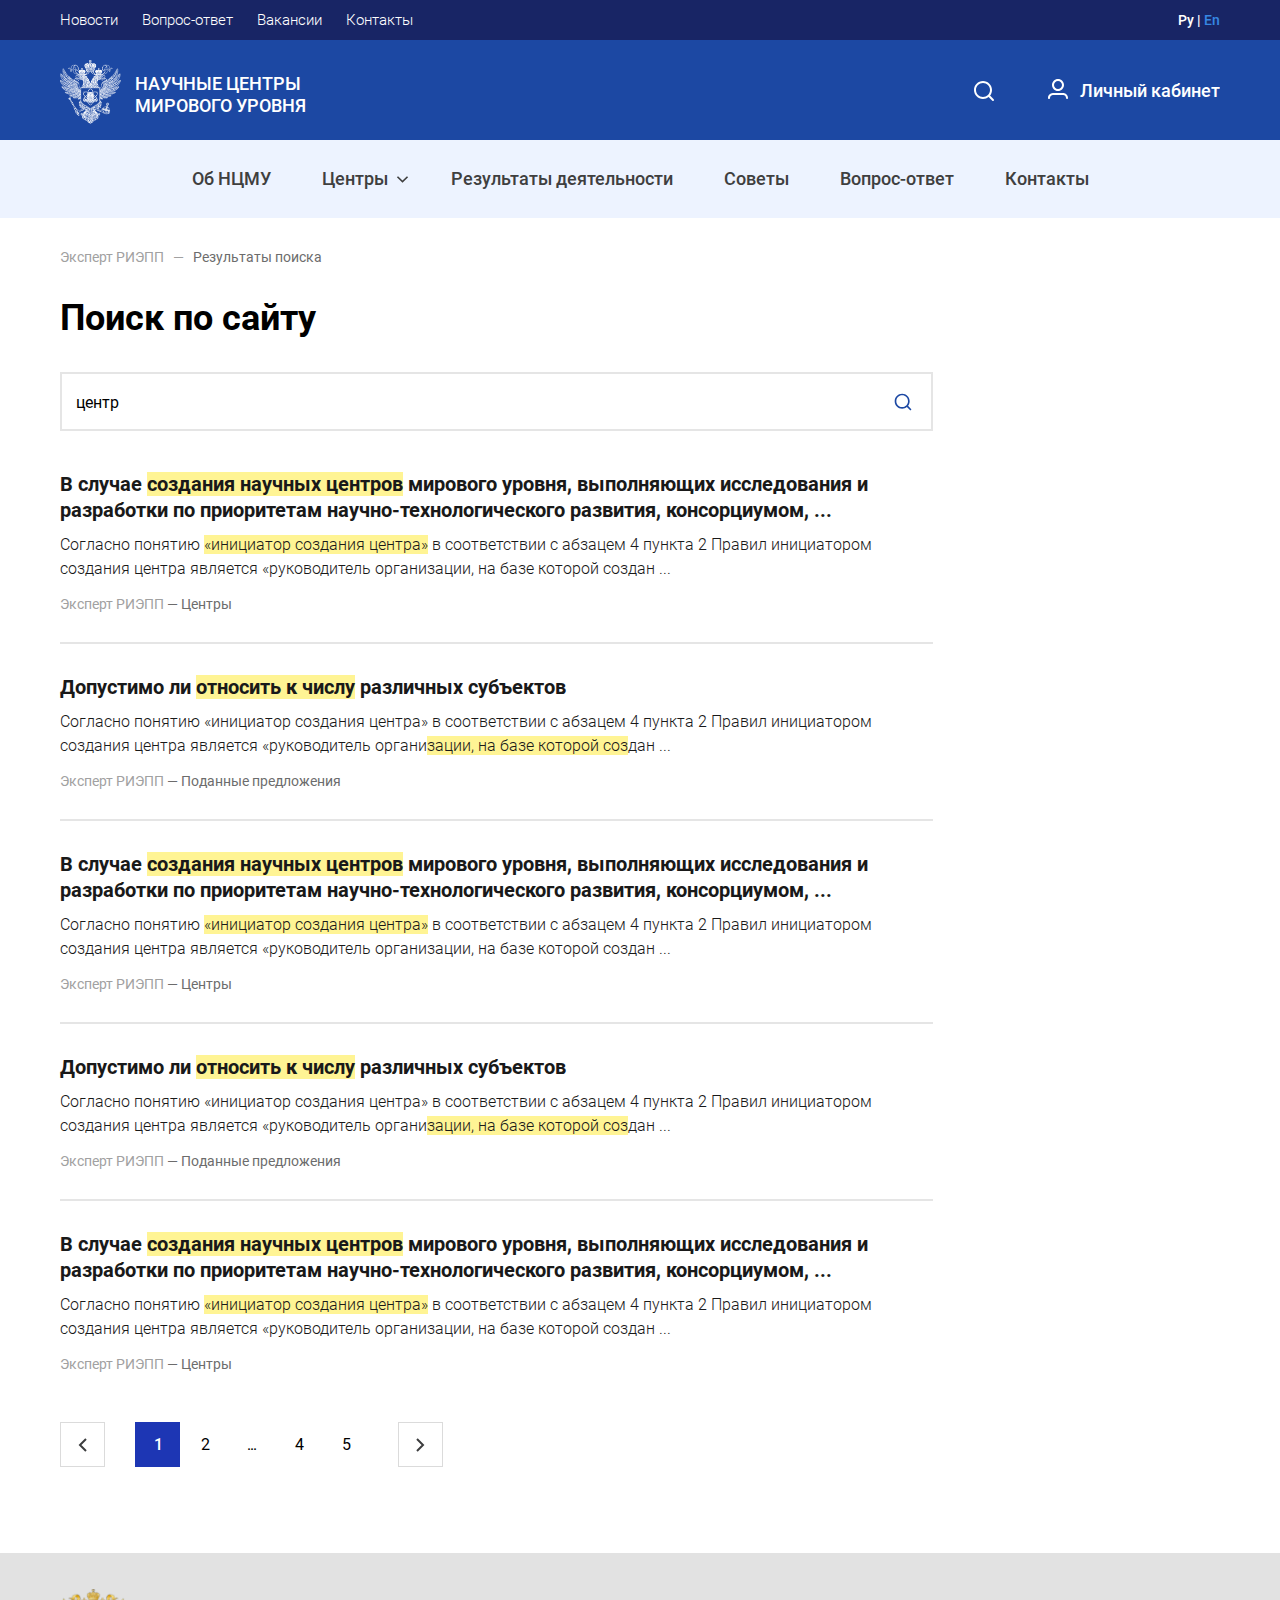
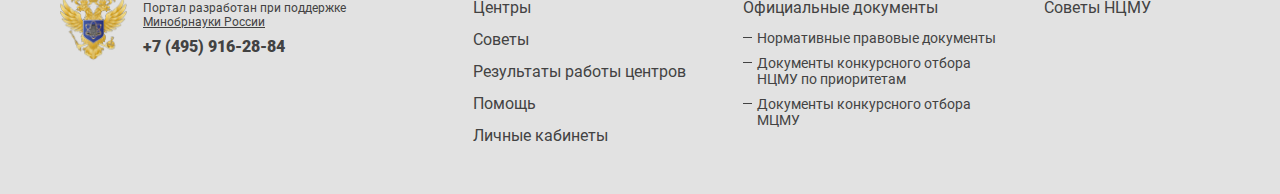
<file: ncmu-07-search.html>
<!DOCTYPE html>
<html lang="ru">
    <head>
        <meta charset="utf-8" />
        <title>НЦМУ</title>

        <link rel="stylesheet" href="css/styles.css" />
        <link rel="stylesheet" href="js/mcustomscrollbar/jquery.mCustomScrollbar.css" />
        <link rel="stylesheet" href="js/slick/slick.css" />
        <link rel="stylesheet" href="js/select2/select2.css" />
        <link rel="stylesheet" href="js/air-datepicker/datepicker.css" />

        <meta http-equiv="x-ua-compatible" content="ie=edge" />
        <meta name="viewport" content="width=device-width" />
    </head>

    <body>

        <div class="wrapper">
            <div class="wrapper-inner">

                <div class="header-mobile-top">
                    <div class="container">
                        <div class="logo"><a href="#"><img src="images/logo.png" alt="" /><span>научные центры<br /> мирового уровня</span></a></div>
                        <a href="#" class="mobile-menu-link"><span></span></a>
                    </div>
                </div>

                <div class="header-wrapper">
                    <div class="top">
                        <div class="container">
                            <div class="top-menu">
                                <ul>
                                    <li><a href="#">Новости</a></li>
                                    <li><a href="#">Вопрос-ответ</a></li>
                                    <li><a href="#">Вакансии</a></li>
                                    <li><a href="#">Контакты</a></li>
                                </ul>
                            </div>
                            <div class="top-lang">
                                <span>Ру</span> | <a href="#">En</a>
                            </div>
                        </div>
                    </div>

                    <header>
                        <div class="container">
                            <div class="logo"><a href="#"><img src="images/logo.png" alt="" /><span>научные центры<br /> мирового уровня</span></a></div>

                            <div class="header-cabinet">
                                <a href="#" class="header-cabinet-link"><svg><use xlink:href="images/sprite.svg#header-cabinet"></use></svg>Личный кабинет</a>
                            </div>

                            <div class="header-search">
                                <a href="#" class="header-search-link"><svg><use xlink:href="images/sprite.svg#header-search"></use></svg></a>
                            </div>

                            <a href="#" class="mobile-menu-link"><span></span></a>
                        </div>
                    </header>

                    <div class="nav">
                        <div class="container">
                            <ul>
                                <li><a href="#">Об НЦМУ</a></li>
                                <li>
                                    <a href="#">Центры<svg><use xlink:href="images/sprite.svg#nav-arrow"></use></svg></a>
                                    <ul>
                                        <li><a href="#">Математические НЦМУ</a></li>
                                        <li><a href="#">НЦМУ по приоритетам</a></li>
                                        <li><a href="#">Геномные НЦМУ</a></li>
                                        <li><a href="#">НОМЦ</a></li>
                                    </ul>
                                </li>
                                <li><a href="#">Результаты деятельности</a></li>
                                <li><a href="#">Советы</a></li>
                                <li><a href="#">Вопрос-ответ</a></li>
                                <li><a href="#">Контакты</a></li>
                            </ul>
                        </div>
                    </div>

                    <div class="header-mobile">
                        <div class="header-mobile-menu"></div>
                        <div class="container">
                            <div class="header-mobile-feedback"><a href="#" class="btn"><svg><use xlink:href="images/sprite.svg#header-mobile-feedback"></use></svg>Обратная связь</a></div>
                            <div class="header-mobile-footer">
                                <div class="header-mobile-footer-container">
                                    <div class="header-mobile-footer-title">Портал разработан при поддержке <a href="#">Минобрнауки России</a></div>
                                    <div class="header-mobile-footer-phone"><a href="tel:+74959168108">+7 (495) 916–81–08</a></div>
                                </div>
                                <div class="header-mobile-footer-logo"></div>
                            </div>
                        </div>
                    </div>
                </div>

                <div class="search-window">
                    <div class="search-window-bg"></div>
                    <div class="search-window-form">
                        <div class="container">
                            <div class="search-window-form-back"><a href="#">Поиск</a></div>
                            <form action="#" method="post">
                                <div class="search-window-form-input"><input type="text" name="search" value="" class="required" placeholder="Поиск" /><svg><use xlink:href="images/sprite.svg#header-search"></use></svg></div>
                                <div class="search-window-form-submit"><input type="submit" value="Найти" class="btn" /></div>
                            </form>
                        </div>
                    </div>
                    <div class="search-window-close"><svg><use xlink:href="images/sprite.svg#search-window-close"></use></svg></div>
                </div>

                <!-- container -->
                <div class="container">

                    <div class="breadcrumbs"><a href="#">Эксперт РИЭПП</a> &nbsp; <span>—</span> &nbsp; Результаты поиска</div>

                    <h1>Поиск по сайту</h1>

                    <div class="search-form">
                        <form action="#" method="post">
                            <div class="search-form-input"><input type="text" name="search" value="центр" placeholder="Поиск..." /></div>
                            <div class="search-form-submit"><button><svg><use xlink:href="images/sprite.svg#header-search"></use></svg></button></div>
                        </form>
                    </div>

                    <div class="search-results">
                        <div class="search-result">
                            <div class="search-result-title"><a href="#">В случае <b>создания научных центров</b> мирового уровня, выполняющих исследования и разработки по приоритетам научно-технологического развития, консорциумом, ...</a></div>
                            <div class="search-result-anonce">Согласно понятию <b>«инициатор создания центра»</b> в соответствии с абзацем 4 пункта 2 Правил инициатором создания центра является «руководитель организации, на базе которой создан ...</div>
                            <div class="search-result-path"><a href="#">Эксперт РИЭПП</a> — Центры</div>
                        </div>

                        <div class="search-result">
                            <div class="search-result-title"><a href="#">Допустимо ли <b>относить к числу</b> различных субъектов</a></div>
                            <div class="search-result-anonce">Согласно понятию «инициатор создания центра» в соответствии с абзацем 4 пункта 2 Правил инициатором создания центра является «руководитель органи<b>зации, на базе которой соз</b>дан ...</div>
                            <div class="search-result-path"><a href="#">Эксперт РИЭПП</a> — Поданные предложения</div>
                        </div>

                        <div class="search-result">
                            <div class="search-result-title"><a href="#">В случае <b>создания научных центров</b> мирового уровня, выполняющих исследования и разработки по приоритетам научно-технологического развития, консорциумом, ...</a></div>
                            <div class="search-result-anonce">Согласно понятию <b>«инициатор создания центра»</b> в соответствии с абзацем 4 пункта 2 Правил инициатором создания центра является «руководитель организации, на базе которой создан ...</div>
                            <div class="search-result-path"><a href="#">Эксперт РИЭПП</a> — Центры</div>
                        </div>

                        <div class="search-result">
                            <div class="search-result-title"><a href="#">Допустимо ли <b>относить к числу</b> различных субъектов</a></div>
                            <div class="search-result-anonce">Согласно понятию «инициатор создания центра» в соответствии с абзацем 4 пункта 2 Правил инициатором создания центра является «руководитель органи<b>зации, на базе которой соз</b>дан ...</div>
                            <div class="search-result-path"><a href="#">Эксперт РИЭПП</a> — Поданные предложения</div>
                        </div>

                        <div class="search-result">
                            <div class="search-result-title"><a href="#">В случае <b>создания научных центров</b> мирового уровня, выполняющих исследования и разработки по приоритетам научно-технологического развития, консорциумом, ...</a></div>
                            <div class="search-result-anonce">Согласно понятию <b>«инициатор создания центра»</b> в соответствии с абзацем 4 пункта 2 Правил инициатором создания центра является «руководитель организации, на базе которой создан ...</div>
                            <div class="search-result-path"><a href="#">Эксперт РИЭПП</a> — Центры</div>
                        </div>
                    </div>

                    <div class="pager">
                        <a href="#" class="pager-prev"><svg><use xlink:href="images/sprite.svg#pager-prev"></use></svg></a>
                        <a href="#" class="active">1</a>
                        <a href="#">2</a>
                        <span>...</span>
                        <a href="#">4</a>
                        <a href="#">5</a>
                        <a href="#" class="pager-next"><svg><use xlink:href="images/sprite.svg#pager-next"></use></svg></a>
                    </div>

                </div>
                <!-- container END -->

            </div>
        </div>

        <footer>
            <div class="container">
                <div class="footer-logo"><img src="images/footer-logo.png" alt="" /></div>
                <div class="copyrights">
                    Портал разработан при поддержке <a href="#">Минобрнауки России</a>
                    <div class="footer-phone"><a href="tel:+74959162884">+7 (495) 916-28-84</a></div>
                </div>
                <div class="footer-menu">
                    <ul>
                        <li><a href="#">Центры</a></li>
                        <li><a href="#">Советы</a></li>
                        <li><a href="#">Результаты работы центров</a></li>
                        <li><a href="#">Помощь</a></li>
                        <li><a href="#">Личные кабинеты</a></li>
                    </ul>
                </div>
                <div class="footer-menu">
                    <div class="footer-menu-title"><a href="#">Официальные документы</a></div>
                    <ul>
                        <li><a href="#">Нормативные правовые документы</a></li>
                        <li><a href="#">Документы конкурсного отбора НЦМУ по приоритетам</a></li>
                        <li><a href="#">Документы конкурсного отбора МЦМУ</a></li>
                    </ul>
                </div>
                <div class="footer-menu">
                    <div class="footer-menu-title"><a href="#">Советы НЦМУ</a></div>
                </div>
            </div>
        </footer>

        <a href="#" class="up-link"><svg><use xlink:href="images/sprite.svg#up-link"></use></svg></a>

        <script>
            var pathTemplate = './';
        </script>
        <script src="js/fonts.js"></script>

        <script src="js/svg4everybody.min.js"></script>
        <script>svg4everybody();</script>

        <script src="js/jquery-3.4.1.min.js"></script>
        <script src="js/mcustomscrollbar/jquery.mCustomScrollbar.concat.min.js"></script>
        <script src="js/slick/slick.min.js"></script>
        <script src="js/select2/select2.min.js"></script>
        <script src="js/select2/ru.js"></script>
        <script src="js/jquery.mask.min.js"></script>
        <script src="js/validation/jquery.validate.min.js"></script>
        <script src="js/validation/messages_ru.js"></script>
        <script src="js/air-datepicker/datepicker.min.js"></script>
        <script src="js/tools.js"></script>

    </body>
</html>
</file>
<file: css/styles.css>
*,
*::before,
*::after {outline:none; box-sizing:border-box}

html {min-width:480px; height:100%}

@media (max-width:1199px) {
    html {height:auto}
}

body {min-width:480px; height:100%; margin:0; padding:0; font:300 16px/24px Arial, sans-serif; color:#191919; background:#fff; -webkit-text-size-adjust:100%; -webkit-font-smoothing:antialiased; -moz-osx-font-smoothing:grayscale; overflow-anchor:none}
.fonts-loaded body {font-family:Roboto, sans-serif}

@media (max-width:1199px) {
    body {height:auto; font-size:18px; line-height:27px; color:#000}
}

a {color:#1c48a3; text-decoration:none}
a:hover {text-decoration:underline}

b, strong {font-weight:normal}

img {border:none; max-width:100%; height:auto}
iframe {border:none; max-width:100%}

::-ms-clear {display:none}

h1 {font-weight:bold; font-size:36px; line-height:47px; margin:30px 0 20px 0; padding:0; color:#000}
h2 {font-weight:bold; font-size:28px; line-height:36px; margin:40px 0 20px 0; padding:0; color:#000}
h3 {font-weight:bold; font-size:24px; line-height:31px; margin:40px 0 20px 0; padding:0}
h4 {font-weight:bold; font-size:20px; line-height:30px; margin:40px 0 20px 0; padding:0}
p {margin:10px 0; padding:0}
.anonce-text {font-size:18px; line-height:27px; margin:40px 0; font-weight:normal}
ul {margin:40px 0 34px 0; padding:0; list-style:none}
ul li {margin:6px 0; padding:0 0 0 15px; position:relative}
ul li::before {content:""; display:block; position:absolute; left:0; top:9px; width:5px; height:5px; background:#171717}
li ul {margin:10px 0 24px 0}
ol {margin:40px 0 34px 0; padding:0; list-style:none; counter-reset:point}
ol li {margin:6px 0; padding:0 0 0 25px; position:relative}
ol li::before {content:counter(point)'.'; counter-increment:point 1; font-weight:normal; position:absolute; left:0; top:0; color:#000}
li ol {margin:10px 0 24px 0; counter-reset:subpoint}
li ol li {padding:0 0 0 37px}
ol ol li::before {content:counter(point)'.'counter(subpoint); counter-increment:subpoint 1}
blockquote {margin:40px 0; padding:0 0 0 20px; font-size:16px; line-height:24px; border-left:3px solid #476ab4}
.blockquote-author {color:#000; margin:20px 0 0 0; font-size:14px; line-height:21px; font-weight:normal}
hr {margin:60px 0 40px 0; height:1px; border:none; background:#c4c4c4}

@media (max-width:1199px) {
    h1 {line-height:42px; color:#323232}
    h2 {font-size:32px; line-height:38px; color:#323232}
    h3 {line-height:36px; color:#0a0a0a}
    h4 {color:#0a0a0a}
    ul li {padding:0 0 0 20px}
    ul li::before {width:7px; height:7px; top:10px}
    ol li {padding:0 0 0 30px}
    li ol li {padding:0 0 0 42px}
    blockquote {font-size:18px; line-height:27px}
    .blockquote-author {margin:32px 0 0 0; font-size:16px; line-height:24px}
    hr {margin:32px 0 34px 0}
}

.wrapper table {width:100%; margin:40px 0; border-collapse:collapse}
.wrapper th {vertical-align:middle; padding:0 0 21px 40px; font-weight:normal; font-size:16px; line-height:24px; letter-spacing:0.05em; text-transform:uppercase; color:#000}
.wrapper th:last-child {padding-right:40px}
.wrapper td {vertical-align:middle; padding:24px 0 24px 40px; text-align:left}
.wrapper td:last-child {padding-right:40px}
.wrapper tbody tr:first-child td {border-top:2px solid #476ab4}
.wrapper tbody tr:last-child td {border-bottom:2px solid #476ab4}
.wrapper tbody tr:nth-child(odd) td {background:#f6f6f6}

@media (max-width:1199px) {
    .table-scroll {margin:40px -20px; overflow:auto; position:relative}
    .wrapper .table-scroll table {margin:0 0 0 20px; width:1200px}
    .wrapper th {font-size:18px; line-height:27px; padding:0 0 16px 40px}
    .wrapper th:last-child {padding-right:0}
    .wrapper th:first-child {padding-left:0}
    .wrapper td {padding:24px 0 24px 40px; border-top:1px solid #b8b8b8}
    .wrapper td:last-child {padding-right:0}
    .wrapper td:first-child {padding-left:0}
    .wrapper tbody tr:first-child td {border-top:2px solid #525252}
    .wrapper tbody tr:last-child td {border-bottom:2px solid #525252}
    .wrapper tbody tr:nth-child(odd) td {background:transparent}
    .table-scroll .mCSB_horizontal.mCSB_inside > .mCSB_container {margin:0 0 64px 0}
    .table-scroll .mCSB_scrollTools {opacity:1}
    .table-scroll .mCSB_scrollTools .mCSB_draggerContainer {opacity:1}
    .table-scroll .mCSB_scrollTools.mCSB_scrollTools_horizontal {height:8px; bottom:28px}
    .table-scroll .mCSB_scrollTools.mCSB_scrollTools_horizontal .mCSB_draggerRail {height:8px; margin:0; border-radius:4px; background:#f0f0f0}
    .table-scroll .mCSB_scrollTools.mCSB_scrollTools_horizontal .mCSB_dragger .mCSB_dragger_bar {height:8px; margin:0; border-radius:4px; background:#1c48a3}
    .table-scroll .mCSB_scrollTools.mCSB_scrollTools_horizontal .mCSB_buttonLeft,
    .table-scroll .mCSB_scrollTools.mCSB_scrollTools_horizontal .mCSB_buttonRight {width:45px; height:12px; position:absolute; bottom:-28px}
    .table-scroll .mCSB_scrollTools.mCSB_scrollTools_horizontal .mCSB_buttonLeft {background:url(../images/table-scroll-prev.svg) no-repeat; left:20px}
    .table-scroll .mCSB_scrollTools.mCSB_scrollTools_horizontal .mCSB_buttonRight {background:url(../images/table-scroll-next.svg) no-repeat; right:20px}
}

.wrapper form {margin:20px 0; padding:0}

.message {margin:40px 0; padding:21px 42px 23px 69px; text-align:left}
.message::after {content:""; display:block; clear:both}
.message-title {font-weight:normal; font-size:18px; line-height:27px; position:relative; float:left; width:140px; margin:6px 0 0 0}
.message-title::before {content:""; display:block; position:absolute; left:-48px; top:-6px; width:38px; height:38px}
.message-text {margin:0 0 0 184px; color:#333; position:relative; min-height:48px; font-size:14px; line-height:21px}
.message-text::before {content:""; display:block; position:absolute; left:-21px; top:0; bottom:0; width:1px}
.message-text p {margin:0}
.message-text p+p {margin-top:10px}

@media (max-width:1199px) {
    .message {margin:30px 0; padding:27px 29px 20px 29px}
    .message+.message {margin-top:-15px}
    .message-title {font-weight:500; font-size:20px; line-height:30px; float:none; width:auto; margin:0; padding:0 0 0 57px}
    .message-title::before {left:0; top:-4px}
    .message-text {margin:13px 0 0 0; min-height:0; font-size:18px; line-height:27px; font-weight:normal; color:#696969}
    .message-text::before {display:none}
}

.message-success {background:#edfbec; border:1px solid #75ff83}
.message-success .message-title {color:#53804f}
.message-success .message-title::before {background:url(../images/message-success.svg) no-repeat center}
.message-success .message-text::before {background:#53804f}
.message-error {background:#fef6f6; border:1px solid #ffd1cb}
.message-error .message-title::before {background:url(../images/message-error.svg) no-repeat center}
.message-error .message-title {color:#ec1d22}
.message-error .message-text::before {background:#ec1d22}

.btn {display:inline-block; vertical-align:top; margin:0; padding:0 20px; overflow:visible; outline:none; vertical-align:top; height:48px; text-decoration:none; background:#1d36b4; color:#fff; border:none; border-radius:0; font:18px/48px Arial, Helvetica, sans-serif; letter-spacing:0; text-align:center; position:relative; -webkit-appearance:none; cursor:pointer; transition:background 0.2s, color 0.2s; box-sizing:border-box}
.fonts-loaded .btn {font-family:Roboto, sans-serif}
.btn:hover {color:#fff; background:#2f4cdb; text-decoration:none}

.btn-reset {display:inline-block; vertical-align:top; margin:0; padding:0 20px; overflow:visible; outline:none; height:48px; background:transparent; color:#1d36b4; border:none; border-radius:0; font:16px/48px Arial, Helvetica, sans-serif; letter-spacing:0; text-align:center; position:relative; -webkit-appearance:none; cursor:pointer; transition:background 0.2s, color 0.2s; box-sizing:border-box}
.fonts-loaded .btn-reset {font-family:Roboto, sans-serif}
.btn-reset:hover {background:#2f4cdb; text-decoration:none; color:#fff}

@media (max-width:1199px) {
    .btn {font-size:20px}
    .btn-reset {font-size:20px}
}

.form-input {position:relative; margin:30px 0}
.form-input span {position:absolute; left:16px; top:17px; font-size:16px; line-height:24px; font-weight:normal; color:#999; transition:all 0.2s; z-index:1; pointer-events:none}
.form-input.focus span,
.form-input.full span {font-size:14px; line-height:21px; font-weight:300; top:6px}
.form-textarea.focus span,
.form-textarea.full span {top:15px}
.form-input input,
.form-input textarea {position:relative; border:2px solid #e5e5e5; font:16px/24px Arial, sans-serif; color:#191919; vertical-align:top; margin:0; padding:26px 14px 5px 14px; width:100%; height:59px; box-sizing:border-box; outline:none; border-radius:1px; background:#fff; -webkit-appearance:none; transition:border-color 0.2s}
.fonts-loaded .form-input input,
.fonts-loaded .form-input textarea {font-family:Roboto, sans-serif}
.form-input textarea {height:auto; min-height:219px; resize:none; overflow:auto; font-weight:300; padding-top:47px; padding-bottom:24px}
.form-input input.error,
.form-input textarea.error {border-color:#f67676}
.form-input input:hover,
.form-input textarea:hover {border-color:#66acff}
.form-input input:focus,
.form-input textarea:focus {border-color:#66acff}
label.error {display:block; font-size:14px; line-height:21px; color:#ea1e1e; margin:10px 0 0 0; text-align:right}

@media (max-width:1199px) {
    .form-input span {font-size:18px; line-height:27px}
    .form-input.focus span,
    .form-input.full span {top:9px; font-weight:normal}
    .form-textarea.focus span,
    .form-textarea.full span {top:9px}
    .form-input input,
    .form-input textarea {font-size:18px; line-height:27px; padding:23px 14px 6px 14px; height:60px}
    .form-input textarea {min-height:276px; padding-top:44px; padding-bottom:34px}
}

.form-input-date {position:relative}
.form-input-date::after {content:""; display:block; width:24px; height:24px; background:url(../images/input-date.svg) no-repeat; position:absolute; right:13px; top:18px; pointer-events:none}

.form-select {position:relative; margin:30px 0}
.form-select select {position:relative; border:2px solid #e5e5e5; font:16px/24px Arial, sans-serif; color:#191919; vertical-align:top; margin:0; padding:26px 14px 5px 14px; width:100%; height:59px; box-sizing:border-box; outline:none; border-radius:1px; background:#fff; -webkit-appearance:none; transition:border-color 0.2s}
.form-select label.error {position:absolute; right:0; bottom:0; white-space:nowrap}

@media (max-width:1199px) {
    .form-select select {font-size:18px; line-height:27px; padding:23px 14px 6px 14px; height:60px}
}

.form-select-with-colors {position:relative; margin:30px 0}
.form-select-with-colors-current {position:relative; height:50px; border:2px solid #e5e5e5; font-size:16px; font-weight:normal; color:#2d2d2d; white-space:nowrap; line-height:46px; padding:0 40px 0 14px; overflow:hidden; text-overflow:ellipsis; cursor:pointer}
.form-select-with-colors-current.default {color:#999}
.form-select-with-colors-current::after {content:""; display:block; width:40px; height:40px; position:absolute; right:-2px; top:5px; background:url(../images/form-select-with-colors-arrow.svg) no-repeat}
.form-select-with-colors.open .form-select-with-colors-current::after {transform:rotate(-180deg)}
.form-select-with-colors-current em {display:inline-block; vertical-align:middle; width:20px; height:20px; margin:-2px 10px 0 0}
.form-select-with-colors-list {display:none; position:absolute; left:0; top:100%; right:0; margin-top:-2px; border:2px solid #e5e5e5; box-shadow:8px 8px 30px rgba(57, 57, 57, 0.15); max-height:250px; overflow:auto; background:#fff; z-index:99}
.form-select-with-colors.open .form-select-with-colors-list {display:block}
.form-select-with-colors-item {border-top:2px solid #e5e5e5}
.form-select-with-colors-item:first-child {border-top:none}
.form-select-with-colors-item label {display:block; cursor:pointer}
.form-select-with-colors-item input {display:none}
.form-select-with-colors-item span {display:block; position:relative; height:46px; font-size:16px; font-weight:normal; color:#999; white-space:nowrap; line-height:46px; padding:0 7px 0 14px; overflow:hidden; text-overflow:ellipsis}
.form-select-with-colors-item input:checked+span::after {content:""; display:block; width:40px; height:40px; position:absolute; right:-2px; top:3px; background:url(../images/form-select-with-colors-checked.svg) no-repeat}
.form-select-with-colors-item input:checked+span {padding-right:40px; background:#f2f8ff; color:#2d2d2d}
.form-select-with-colors-item label:hover span {background:#f2f8ff}
.form-select-with-colors-item span em {display:inline-block; vertical-align:middle; width:20px; height:20px; margin:-2px 10px 0 0}

.form-file {margin:30px 0}
.form-file-input {position:relative; overflow:hidden; cursor:pointer}
.form-file-input span {display:block; height:60px; font-size:18px; line-height:56px; background:#f5f5f5; border:2px solid #e5e5e5; padding:0 50px 0 14px; font-weight:normal; transition:all 0.2s; color:#191919; white-space:nowrap; position:relative; overflow:hidden; text-overflow:ellipsis}
.form-file-input:hover span {border-color:#66acff}
.form-file-input span::before {content:""; display:block; position:absolute; right:4px; top:50%; margin-top:-20px; width:40px; height:40px; background:url(../images/input-file.svg) no-repeat}
.form-file-input span em {font-style:normal; font-weight:normal; color:#191919; display:inline-block; vertical-align:top; position:relative; max-width:90%; padding:0 30px 0 0; overflow:hidden; text-overflow:ellipsis; z-index:2}
.form-file-input span em a {display:block; position:absolute; right:0; top:50%; width:24px; height:24px; margin-top:-12px; background:url(../images/input-file-remove.svg) no-repeat}
.form-file-input input {height:200px; z-index:1; position:absolute; top:0; right:0; opacity:0; cursor:pointer; font-size:200px; background:url(../images/blank.gif); -webkit-appearance:none}
.form-file-input input.error+span {margin-bottom:31px; border-color:#f67676}
.form-file-input input.error+label.error+span {margin-bottom:31px; border-color:#f67676}
.form-file-input label.error {position:absolute; right:0; bottom:0}

.form-checkbox {margin:20px 0; color:#4e4e4e; font-weight:normal}
.form-checkbox::after {content:""; display:block; clear:both}
.form-checkbox label {float:left; display:block; cursor:pointer; position:relative}
.form-checkbox input {display:none}
.form-checkbox span {display:block; position:relative; padding:0 0 0 42px}
.form-checkbox span::before {content:""; display:block; width:24px; height:24px; border:1px solid #c1c1c1; position:absolute; left:0; top:0; background:url(../images/checkbox.svg) no-repeat -999px -999px}
.form-checkbox input.error+span,
.form-checkbox input.error+label.error+span {padding-bottom:31px}
.form-checkbox input.error+span::before,
.form-checkbox input.error+label.error+span::before {border-color:#f67676}
.form-checkbox input:checked+span::before,
.form-checkbox input:checked+label.error+span::before {background-position:center}
.form-checkbox label.error {position:absolute; left:0; bottom:0; white-space:nowrap; text-align:left}

@media (max-width:1199px) {
    .form-checkbox span {padding:0 0 0 46px}
    .form-checkbox span::before {width:30px; height:30px; top:-2px; background-image:url(../images/checkbox-mobile.svg)}
}

.form-radio {margin:20px 0; color:#4e4e4e; font-weight:normal}
.form-radio::after {content:""; display:block; clear:both}
.form-radio label {float:left; display:block; cursor:pointer; position:relative}
.form-radio input {display:none}
.form-radio span {display:block; position:relative; padding:0 0 0 42px}
.form-radio span::before {content:""; display:block; width:24px; height:24px; border:1px solid #c1c1c1; border-radius:50%; position:absolute; left:0; top:0}
.form-radio span::after {content:""; display:block; width:12px; height:12px; position:absolute; left:6px; top:6px; border-radius:50%; background:#1c48a3; opacity:0}
.form-radio input.error+span,
.form-radio input.error+label.error+span {padding-bottom:31px}
.form-radio input.error+span::before,
.form-radio input.error+label.error+span::before {border-color:#f67676}
.form-radio input:checked+span::after,
.form-radio input:checked+label.error+span::after {opacity:1}
.form-radio label.error {position:absolute; left:0; bottom:0; white-space:nowrap; text-align:left}

@media (max-width:1199px) {
    .form-radio span {padding:0 0 0 46px}
    .form-radio span::before {width:30px; height:30px; top:-2px}
    .form-radio span::after {width:14px; height:14px; left:8px; top:6px}
}

.form-submit {text-align:right; margin:50px 0 0 0}
.form-submit .btn {min-width:284px}

@media (max-width:1199px) {
    .form-submit {text-align:center; margin:40px 0 0 0}
    .form-submit .btn {min-width:0; width:100%}
}

.container {max-width:1200px; margin:0 auto; padding:0 20px}
.container::after {content:""; display:block; clear:both}

.gallery {margin:40px 0 30px 0; font-size:0; line-height:0; letter-spacing:-1px; white-space:nowrap; position:relative; overflow:hidden}
.gallery.slick-initialized {overflow:visible}
.gallery-item {display:inline-block; vertical-align:top; width:100%; white-space:normal}
.gallery-item-photo img {display:block; width:100%}
.gallery-item-title {font-weight:normal; font-size:14px; line-height:21px; letter-spacing:0; color:#383838; padding:10px 0 0 0}
.gallery .slick-prev,
.gallery .slick-next {display:block; position:absolute; z-index:2; top:50%; width:36px; height:36px; border:none; border-radius:50%; margin:0; padding:0; outline:none; -webkit-appearance:none; cursor:pointer; background:#476ab4; transform:translateY(-50%); transition:background 0.2s}
.gallery .slick-prev {left:20px}
.gallery .slick-next {right:20px}
.gallery .slick-prev.slick-disabled,
.gallery .slick-next.slick-disabled {display:none !important}
.gallery .slick-prev svg {display:block; position:absolute; left:50%; top:50%; width:8px; height:12px; margin:-6px 0 0 -5px; fill:none; stroke:#fff}
.gallery .slick-next svg {display:block; position:absolute; left:50%; top:50%; width:8px; height:12px; margin:-6px 0 0 -3px; fill:none; stroke:#fff}
.gallery .slick-prev:hover,
.gallery .slick-next:hover {background:#1c48a3}

@media (max-width:1199px) {
    .gallery {margin-left:-20px; margin-right:-20px}
    .gallery-item-title {padding:10px 20px 0 20px; font-size:16px; line-height:24px; color:#000}
    .gallery .slick-dots {position:relative; margin:25px 0 0 0; padding:0; list-style:none; text-align:center; font-size:0; line-height:0; letter-spacing:-1px}
    .gallery .slick-dots li {margin:0 0 0 20px; padding:0; display:inline-block; vertical-align:top; position:relative}
    .gallery .slick-dots li::before {display:none}
    .gallery .slick-dots li:first-child {margin:0}
    .gallery .slick-dots li button {display:block; position:relative; width:12px; height:12px; border-radius:50%; border:none; background:#a7a7a7; margin:0; padding:0; outline:none; -webkit-appearance:none; cursor:pointer; font-size:0; line-height:0; text-indent:100px; transition:background 0.2s}
    .gallery .slick-dots li.slick-active button {background:#1d36b4}
}

.pager {margin:70px 0 0 0; font-size:0; line-height:0; letter-spacing:-1px; text-align:center}
.pager a,
.pager span {display:inline-block; vertical-align:top; width:45px; height:45px; font-weight:normal; font-size:16px; line-height:45px; color:#000; text-decoration:none; text-align:center; position:relative; margin:0 1px; transition:background 0.2s}
.pager a:hover {background:#edf1ff}
.pager a.pager-prev {margin:0 29px 0 0; position:relative; border:1px solid #dbdbdb}
.pager a.pager-next {margin:0 0 0 29px; position:relative; border:1px solid #dbdbdb}
.pager a.pager-prev svg,
.pager a.pager-next svg {display:block; position:absolute; left:50%; top:50%; width:9px; height:14px; stroke:#3c3d3e; margin:-7px 0 0 -4.5px; fill:none; transition:stroke 0.2s}
.pager a.pager-prev:hover svg,
.pager a.pager-next:hover svg {stroke:#1d36b4}
.pager a.active {font-weight:500; color:#fff; background:#1d36b4}

@media (max-width:1199px) {
    .pager {position:relative; margin:60px 0 0 0; padding:0 50px}
    .pager a,
    .pager span {width:50px; height:50px; font-size:18px; line-height:50px}
    .pager a.pager-prev {position:absolute; left:0; top:0; margin:0}
    .pager a.pager-next {position:absolute; right:0; top:0; margin:0}
    .pager a.pager-prev svg {height:16px; margin:-8px 0 0 -5.5px}
    .pager a.pager-next svg {height:16px; margin:-8px 0 0 -3.5px}
}

.wrapper {width:100%; min-height:100%; min-width:480px; position:relative; overflow:hidden}
.wrapper-inner {padding:0 0 327px 0}

@media (min-width:1200px) {
    .header-fixed .wrapper-inner {padding:218px 0 327px 0}
}

@media (max-width:1199px) {
    .wrapper {min-height:0}
    .wrapper-inner {padding:110px 0 0 0}
}

.top {background:#182565; height:40px}

@media (min-width:1200px) {
    .header-fixed .top {display:none}
}

@media (max-width:1199px) {
    .top {display:none}
    .mobile-menu-open .top {display:block; height:auto; background:none}
}

.top-menu {float:left}
.top-menu ul {margin:0; padding:0; list-style:none}
.top-menu ul li {float:left; margin:0 0 0 24px; padding:0}
.top-menu ul li:first-child {margin:0}
.top-menu ul li::before {display:none}
.top-menu ul li a {display:block; font-size:15px; line-height:40px; color:#fff; text-decoration:none}
.top-menu ul li a:hover {text-decoration:underline}

@media (max-width:1199px) {
    .top-menu {display:none}
}

.top-lang {float:right; font-weight:500; font-size:14px; line-height:40px; color:#fff}
.top-lang a {color:#3687e3; text-decoration:none}
.top-lang a:hover {text-decoration:underline}

@media (max-width:1199px) {
    .top-lang {float:none; position:absolute; left:20px; top:130px; font-size:0; line-height:0; color:#fff}
    .top-lang span {float:left; font-size:24px; line-height:56px; padding:0 20px; height:56px; background:#1c48a3; color:#fff}
    .top-lang a {float:left; font-size:24px; line-height:56px; padding:0 20px; height:56px; background:#ebebeb; color:#3f3f3f; text-decoration:none}
}

.header-mobile-top {display:none}

@media (max-width:1199px) {
    .header-mobile-top {display:block; height:110px; position:fixed; left:0; top:0; right:0; background:#1c48a3; z-index:100}
    .mobile-menu-open .header-mobile {position:absolute}
}

header {background:#1c48a3; height:100px}

@media (min-width:1200px) {
    .header-fixed header {position:fixed; left:0; top:0; right:0; height:59px; z-index:99; border-bottom:1px solid #ebeaea; background:#fff; box-shadow:4px 4px 20px rgba(0, 0, 0, 0.07)}
}

@media (max-width:1199px) {
    header {height:110px; position:fixed; left:0; top:0; right:0; z-index:99}
}

.logo {float:left; line-height:0; margin:20px 0 0 0; position:relative}
.logo img {height:64px}
.logo span {position:absolute; left:75px; top:13px; white-space:nowrap; font-weight:500; font-size:18px; line-height:22px; text-transform:uppercase; color:#fff}
.logo a {text-decoration:none}

@media (min-width:1200px) {
    .header-fixed .logo {margin:11px 0 0 0; width:35px; height:38px; background:url(../images/logo-fixed.png) no-repeat; position:relative}
    .header-fixed .logo a {display:block; position:absolute; left:0; top:0; right:0; bottom:0}
    .header-fixed .logo img {display:none}
    .header-fixed .logo span {left:44px; top:7px; font-size:10px; line-height:13px; color:#1c48a3; letter-spacing:0.03em}
}

@media (max-width:1199px) {
    .logo {margin:24px 0 0 -5px}
}

.header-cabinet {float:right; margin:37px 0 0 0; position:relative}
.header-cabinet-link {position:relative; display:inline-block; padding:0 0 0 34px; vertical-align:top; font-size:18px; line-height:27px; font-weight:500; color:#fff; text-decoration:none; white-space:nowrap; overflow:hidden; text-overflow:ellipsis; max-width:200px}
.header-cabinet-link svg {display:block; width:24px; height:24px; position:absolute; left:0; top:0; fill:#fff}

@media (min-width:1200px) {
    .header-fixed .header-cabinet {margin:10px -7px 0 0}
    .header-fixed .header-cabinet-link {font-size:0; line-height:0; width:38px; height:38px; border-radius:50%; transition:background 0.2s}
    .header-fixed .header-cabinet-link:hover {background:#eef2f8}
    .header-fixed .header-cabinet-link svg {fill:#1c48a3; left:7px; top:7px}
}

@media (max-width:1199px) {
    .header-cabinet {display:none}
    .mobile-menu-open .header-cabinet {display:block; position:absolute; right:91px; top:139px; margin:0}
    .mobile-menu-open .header-cabinet-link {font-size:0; line-height:0; letter-spacing:0}
    .mobile-menu-open .header-cabinet-link svg {fill:#1c48a3; position:relative; left:auto; top:auto; width:37px; height:37px}
}

.header-cabinet-menu {display:none; width:298px; z-index:99; position:absolute; left:12px; top:100%; margin:19px 0 0 -149px; padding:27px 20px 0 20px; background:#fff; box-shadow:4px 4px 30px rgba(0, 0, 0, 0.15)}
.header-cabinet-menu::before {content:""; display:block; position:absolute; left:50%; margin-left:-11px; top:-3px; width:22px; height:22px; background:#fff; transform:rotate(45deg)}
.header-cabinet-menu::after {content:""; display:block; position:absolute; left:0; top:-19px; right:0; height:19px; background:url(../images/blank.gif)}
.header-cabinet-menu-user::after {content:""; display:block; clear:both}
.header-cabinet-menu-user-avatar {float:left; width:42px; line-height:0}
.header-cabinet-menu-user-avatar img {display:block; width:100%; border-radius:50%}
.header-cabinet-menu-user-container {margin:0 0 0 52px}
.header-cabinet-menu-user-name {font-weight:normal; font-size:16px; line-height:21px; color:#000; position:relative; white-space:nowrap; overflow:hidden; text-overflow:ellipsis; padding:2px 0 0 0}
.header-cabinet-menu-user-post {font-size:14px; line-height:18px; color:#000; position:relative; white-space:nowrap; overflow:hidden; text-overflow:ellipsis}
.header-cabinet-menu-list {margin:20px 0 0 0; border-top:1px solid #e0e0e0}
.header-cabinet-menu-list ul {margin:0; padding:10px 0; list-style:none}
.header-cabinet-menu-list ul li {margin:0; padding:0}
.header-cabinet-menu-list ul li::before {display:none}
.header-cabinet-menu-list ul li a {display:block; margin:0 -20px; padding:10px 20px; font-size:16px; line-height:19px; font-weight:normal; color:#747474; transition:color 0.2s, background 0.2s; text-decoration:none}
.header-cabinet-menu-list ul li a:hover {color:#272727; background:#edf3ff}
.header-cabinet-menu-list ul li.active a {color:#1c48a3}
.header-cabinet-menu-list ul li.header-cabinet-exit {margin:10px 0 0 0; border-top:1px solid #e0e0e0; padding:10px 0 0 0}
.header-cabinet-menu-list ul li.header-cabinet-exit a {position:relative}
.header-cabinet-menu-list ul li.header-cabinet-exit svg {display:block; width:20px; height:20px; position:absolute; right:20px; top:50%; margin-top:-10px; fill:none; stroke:#1c48a3}
.header-cabinet-back {display:none}

@media (min-width:1200px) {
    .header-cabinet:hover .header-cabinet-menu {display:block}
    .header-fixed .header-cabinet-menu {left:auto; right:-18px; margin-left:0}
    .header-fixed .header-cabinet-menu::before {left:auto; margin-left:0; right:36px; margin-right:-11px}
}

@media (max-width:1199px) {
    .header-cabinet-menu {display:block; position:fixed; left:0; top:110px; right:0; bottom:0; background:#fff; z-index:99; overflow:auto; padding:0 20px; width:auto; margin:0; box-shadow:none; transform:translateX(100%); transition:transform 0.2s}
    .header-cabinet-open .header-cabinet-menu {transform:translateX(0)}
    .header-cabinet-menu::before {display:none}
    .header-cabinet-menu::after {display:none}
    .header-cabinet-back {display:block}
    .header-cabinet-back a {display:block; padding:30px 0 30px 41px; color:#1c48a3; font-size:22px; line-height:24px; text-transform:uppercase; text-decoration:none; position:relative; font-weight:normal}
    .header-cabinet-back a::after {content:""; display:block; position:absolute; width:22px; height:16px; top:50%; left:0; margin-top:-8px; background:url(../images/nav-submenu-back.svg) no-repeat}
    .header-cabinet-menu-user {border-top:1px solid #dcdcdc; padding:30px 0 0 0}
    .header-cabinet-menu-user-avatar {width:52px}
    .header-cabinet-menu-user-container {margin:0 0 0 72px}
    .header-cabinet-menu-user-name {padding:0; font-size:20px; line-height:26px}
    .header-cabinet-menu-user-post {padding:5px 0 0 0; font-size:18px; line-height:23px}
    .header-cabinet-menu-list {margin:30px 0 0 0; border-top:none}
    .header-cabinet-menu-list ul {padding:0}
    .header-cabinet-menu-list ul li {border-top:1px solid #dcdcdc}
    .header-cabinet-menu-list ul li a {margin:0; padding:30px 0; font-size:24px; line-height:24px; color:#000}
    .header-cabinet-menu-list ul li a:hover {color:#000; background:none}
    .header-cabinet-menu-list ul li.active a {color:#1c48a3}
    .header-cabinet-menu-list ul li.header-cabinet-exit {margin:0; border-top:1px solid #dcdcdc; padding:0}
    .header-cabinet-menu-list ul li.header-cabinet-exit a {padding-left:49px}
    .header-cabinet-menu-list ul li.header-cabinet-exit svg {left:0; right:auto; width:30px; height:30px; margin-top:-15px}
}

.header-search {float:right; margin:39px 50px 0 0; position:relative}
.header-search-link svg {display:block; width:24px; height:24px; fill:#fff}

@media (min-width:1200px) {
    .header-fixed .header-search {margin:10px 23px 0 0}
    .header-fixed .header-search-link {display:block; width:38px; height:38px; border-radius:50%; transition:background 0.2s}
    .header-fixed .header-search-link:hover {background:#eef2f8}
    .header-fixed .header-search-link svg {fill:#1c48a3; position:absolute; left:7px; top:7px}
}

@media (max-width:1199px) {
    .header-search {display:none}
    .mobile-menu-open .header-search {display:block; position:absolute; right:20px; top:140px; margin:0}
    .mobile-menu-open .header-search-link svg {fill:#1c48a3; width:38px; height:38px}
}

.mobile-menu-link {display:none}

@media (max-width:1199px) {
    .mobile-menu-link {display:block; float:right; width:49px; height:37px; position:relative; margin:36px 0 0 0}
    .mobile-menu-link span,
    .mobile-menu-link::before,
    .mobile-menu-link::after {content:""; display:block; width:100%; height:5px; background:#fff; position:absolute; left:0px; transition:all 0.3s 0.02s ease}
    .mobile-menu-link span {top:16px}
    .mobile-menu-link::before {top:0px}
    .mobile-menu-link::after {top:32px}

    .mobile-menu-open .mobile-menu-link {width:45px; height:45px; background:url(../images/mobile-menu-link.svg) no-repeat; margin:33px -3px 0 0}
    .mobile-menu-open .mobile-menu-link span {display:none}
    .mobile-menu-open .mobile-menu-link::before {display:none}
    .mobile-menu-open .mobile-menu-link::after {display:none}

    .mobile-menu-open,
    .mobile-menu-open body {overflow:hidden; position:fixed; left:0; top:0; right:0; bottom:0; height:auto}
    .header-wrapper {position:fixed; left:0; top:0; right:0; bottom:0; z-index:98; background:#fff; overflow:auto; padding:206px 0 0 0; transform:translateX(100%); transition:transform 0.2s}
    .mobile-menu-open .header-wrapper {transform:translateX(0)}
}

.nav {height:78px; background:#edf3ff; padding:20px 0; text-align:center}
.nav ul {display:inline-block; vertical-align:top; margin:0; padding:0; list-style:none}
.nav ul li {float:left; margin:0 0 0 17px; padding:0; position:relative}
.nav ul li:first-child {margin:0}
.nav ul li::before {display:none}
.nav ul li a {display:block; padding:0 17px; height:38px; text-decoration:none; color:#3f3f3f; transition:color 0.2s, background 0.2s; border-radius:5px; font-size:18px; font-weight:500; line-height:38px}
.nav ul li:hover a,
.nav ul li.active a {color:#fff; background:#1c48a3}
.nav ul li a svg {display:inline-block; vertical-align:middle; width:19px; height:19px; fill:#3f3f3f; margin:-2px -12px 0 5px; transition:fill 0.2s}
.nav ul li:hover a svg,
.nav ul li.active a svg {fill:#fff}
.nav ul li ul {display:none; position:absolute; left:-7px; top:100%; margin:9px 0 0 0; background:#fff; z-index:99; white-space:nowrap; padding:12px 20px 9px 20px; text-align:left; box-shadow:4px 4px 30px rgba(0, 0, 0, 0.15)}
.nav ul li ul::before {content:""; display:block; position:absolute; left:43px; top:-3px; width:22px; height:22px; background:#fff; transform:rotate(45deg)}
.nav ul li ul::after {content:""; display:block; position:absolute; left:0; top:-9px; right:0; height:9px; background:url(../images/blank.gif)}
.nav ul li:hover ul {display:block}
.nav ul li ul li {float:none; margin:4px 0 0 0; position:relative}
.nav ul li ul li:first-child {margin:0}
.nav ul li ul li.nav-back-link {display:none}
.nav ul li ul li.nav-back-link+li {margin:0}
.nav ul li ul li a,
.nav ul li:hover ul li a,
.nav ul li.active ul li a {padding:0 20px; margin:0 -20px; height:40px; font-weight:normal; font-size:16px; line-height:40px; border-radius:0; color:#747474; background:none}
.nav ul li ul li a,
.nav ul li:hover ul li a:hover,
.nav ul li.active ul li a:hover {color:#272727; background:#edf3ff}
.nav ul li ul li a,
.nav ul li:hover ul li.active a,
.nav ul li.active ul li.active a {color:#1c48a3}

@media (min-width:1200px) {
    .header-fixed .nav {position:fixed; z-index:99; left:50%; top:15px; width:834px; margin-left:-392px; background:none; height:58px; padding:0; text-align:left}
    .header-fixed .nav .container {padding:0}
    .header-fixed .nav ul li a {padding:0 12px; height:29px; font-size:16px; line-height:29px}
}

@media (max-width:1199px) {
    .nav {display:none; height:auto; position:relative; background:none; padding:0; text-align:left}
    .mobile-menu-open .nav {display:block}
    .nav ul {display:block}
    .nav ul li {float:none; margin:0; border-top:1px solid #dcdcdc}
    .nav ul li a {padding:30px 0; color:#000; font-size:24px; line-height:24px; font-weight:normal; border-radius:none; height:auto; position:relative}
    .nav ul li:hover a,
    .nav ul li a:hover {color:#000; background:none}
    .nav ul li.active a {color:#1c48a3; background:none}
    .nav ul li a svg {display:none}
    .nav ul li.with-submenu a {padding-right:34px}
    .nav ul li.with-submenu a::after {content:""; display:block; position:absolute; right:0; top:50%; margin-top:-12px; width:23px; height:24px; background:url(../images/nav-submenu.svg) no-repeat}
    .nav ul li:hover ul {display:none}
    .nav ul li ul {display:block; position:fixed; left:0; top:110px; right:0; bottom:0; background:#fff; z-index:99; overflow:auto; border-top:none; padding:0 20px; transform:translateX(100%); transition:transform 0.2s; margin:0; white-space:normal; box-shadow:none}
    .nav ul li ul,
    .nav ul li:hover ul {display:block}
    .nav ul li.open ul {transform:translateX(0)}
    .nav ul li ul::before {display:none}
    .nav ul li ul::after {display:none}
    .nav ul li ul li {margin:0; border-top:1px solid #dcdcdc}
    .nav ul li ul li a,
    .nav ul li:hover ul li a,
    .nav ul li.active ul li a,
    .nav ul li ul li a,
    .nav ul li:hover ul li a:hover,
    .nav ul li.active ul li a:hover {padding:30px 0; margin:0; height:auto; font-size:24px; line-height:24px; color:#000; background:none}
    .nav ul li ul li a,
    .nav ul li:hover ul li.active a,
    .nav ul li.active ul li.active a {color:#1c48a3}
    .nav ul li.with-submenu ul li a::after {display:none}
    .nav ul li ul li.nav-back-link {display:block; border-top:none}
    .nav ul li ul li.nav-back-link a {display:block; padding:30px 0 30px 41px; color:#1c48a3; font-size:22px; line-height:24px; text-transform:uppercase}
    .nav ul li ul li.nav-back-link a::after {display:block; width:22px; height:16px; right:auto; left:0; margin-top:-8px; background:url(../images/nav-submenu-back.svg) no-repeat}
}

.header-mobile {display:none}

@media (max-width:1199px) {
    .mobile-menu-open .header-mobile {display:block}
    .header-mobile-menu {background:#edf3ff; padding:0 20px}
    .header-mobile-menu ul {margin:0; padding:0; list-style:none}
    .header-mobile-menu ul li {margin:0; padding:0; border-top:1px solid #dcdcdc}
    .header-mobile-menu ul li:first-child {border-top:none}
    .header-mobile-menu ul li::before {display:none}
    .header-mobile-menu ul li a {display:block; padding:25px 0; color:#000; font-weight:normal; font-size:20px; line-height:30px; text-decoration:none}
    .header-mobile-feedback {margin:40px 0 0 0}
    .header-mobile-feedback .btn {padding:0; height:59px; line-height:59px; text-align:center; display:block; width:100%}
    .header-mobile-feedback .btn svg {display:inline-block; vertical-align:middle; margin:-2px 10px 0 0; width:28px; height:28px; fill:none; stroke:#fff}
    .header-mobile-footer {padding:45px 0 37px 0}
    .header-mobile-footer::after {content:""; display:block; clear:both}
    .header-mobile-footer-container {float:left; max-width:calc(100% - 87px)}
    .header-mobile-footer-title {font-size:20px; line-height:30px; font-weight:300; color:#000}
    .header-mobile-footer-title a {color:#000; text-decoration:underline}
    .header-mobile-footer-phone {margin:18px 0 0 0; font-weight:bold; font-size:20px; line-height:30px; color:#000}
    .header-mobile-footer-phone a {color:#000; text-decoration:none}
    .header-mobile-footer-logo {float:right; width:77px; height:85px; margin:9px 0 0 0; background:url(../images/header-mobile-footer-logo.png)}
}

.search-window {position:fixed; left:-9999px; top:-9999px; z-index:100}
.search-window-bg {position:fixed; left:-9999px; top:-9999px; background:rgba(0, 0, 0, 0.6); cursor:pointer}
.search-window-open .search-window {left:0; top:0; right:0; bottom:0}
.search-window-open .search-window-bg {left:0; top:0; right:0; bottom:0}
.search-window-form {position:absolute; left:0; top:50%; right:0; transform:translateY(-50%)}
.wrapper .search-window-form form {margin:0 auto; width:766px; position:relative}
.wrapper .search-window-form form::after {content:""; display:block; clear:both}
.search-window-form-input {float:left; width:591px; position:relative}
.search-window-form-input input {position:relative; border:2px solid #e5e5e5; font:16px/24px Arial, sans-serif; color:#000; vertical-align:top; margin:0; padding:15px 64px 16px 14px; width:100%; height:59px; box-sizing:border-box; outline:none; border-radius:0; background:#fff; -webkit-appearance:none}
.fonts-loaded .search-window-form-input input {font-family:Roboto, sans-serif}
.search-window-form-input input::-webkit-input-placeholder {opacity:1; color:#999}
.search-window-form-input input::-moz-placeholder {opacity:1; color:#999}
.search-window-form-input input:-ms-input-placeholder {opacity:1; color:#999}
.search-window-form-input label.error {display:none !important}
.search-window-form-input svg {display:block; position:absolute; right:20px; top:17px; width:24px; height:24px; fill:#1c48a3; pointer-events:none}
.search-window-form-submit {float:right; width:175px}
.search-window-form-submit input {display:block; padding:0; width:100%; height:59px; line-height:59px}
.search-window-close {position:absolute; right:10px; top:10px; cursor:pointer}
.search-window-close svg {display:block; width:36px; height:36px; fill:none; stroke:#fff}
.search-window-form-back {display:none}

@media (max-width:1199px) {
    .search-window {position:fixed; left:0; top:110px; right:0; bottom:0; background:#fff; z-index:99; overflow:auto; border-top:none; padding:0; transform:translateX(100%); transition:transform 0.2s}
    .search-window-bg {display:none}
    .search-window-open .search-window {left:0; top:110px; right:0; bottom:0; transform:translateX(0)}
    .search-window-form {position:relative; left:auto; top:auto; top:auto; right:auto; transform:none}
    .search-window-form-back {display:block}
    .search-window-form-back a {display:block; padding:30px 0 30px 41px; color:#1c48a3; font-size:22px; line-height:24px; text-transform:uppercase; text-decoration:none; position:relative; font-weight:normal}
    .search-window-form-back a::after {content:""; display:block; position:absolute; width:22px; height:16px; top:50%; left:0; margin-top:-8px; background:url(../images/nav-submenu-back.svg) no-repeat}
    .wrapper .search-window-form form {width:auto; position:relative}
    .search-window-form-input {float:none; width:auto}
    .search-window-form-input input {height:70px; font-size:18px; line-height:27px; padding:20px 72px 19px 14px}
    .search-window-form-input svg {display:none}
    .search-window-form-submit {float:none; position:absolute; width:64px; right:0; top:0}
    .search-window-form-submit input,
    .search-window-form-submit input:hover,
    .search-window-form-submit input:active {font-size:0; line-height:0; letter-spacing:-1px; width:64px; height:70px; background:url(../images/search-mobile.svg) no-repeat center}
    .search-window-close {display:none}
}

.breadcrumbs {margin:31px 0 0 0; font-size:14px; line-height:16px; font-weight:normal; color:#6c6c6c}
.breadcrumbs a {color:#a1a1a1; text-decoration:none}
.breadcrumbs a:hover {color:#1c48a3}
.breadcrumbs span {color:#a1a1a1}

@media (max-width:1199px) {
    .breadcrumbs {margin:20px 0 0 0; font-size:0; line-height:0; letter-spacing:-1px}
    .breadcrumbs a {display:none}
    .breadcrumbs a:last-of-type {display:inline-block; vertical-align:top; padding:8px 0 3px 42px; position:relative; font-size:16px; line-height:24px; letter-spacing:0; color:#1c48a3}
    .breadcrumbs a:last-of-type::before {content:""; display:block; position:absolute; left:0; top:0; width:30px; height:35px; background:url(../images/breadcrumbs-mobile.svg) no-repeat}
    .breadcrumbs span {display:none}
}

.main-header {position:relative; overflow:hidden}
.main-header-title {float:left; margin:5px 0 0 0; font-weight:bold; font-size:24px; line-height:28px; color:#0a0a0a}
.main-header-btn {float:right}
.main-header-btn a {display:block; background:#eef2f8; height:35px; padding:0 19px; font-weight:normal; font-size:13px; line-height:35px; color:#7e7e7e; text-decoration:none; text-transform:uppercase; letter-spacing:0.03em; transition:background 0.2s}
.main-header-btn a:hover {background:#dde4f1}
.main-header-btn svg {display:inline-block; vertical-align:middle; margin:-2px 0 0 10px; width:15px; height:9px; fill:#989898; transition:transform 0.2s}
.main-header-btn a:hover svg {transform:translateX(5px)}
.main-header-btn svg:nth-child(2) {display:none}

@media (max-width:1199px) {
    .main-header-title {margin:0; font-size:32px; line-height:38px; color:#323232}
    .main-header-btn {margin:7px 0 0 0}
    .main-header-btn a {width:26px; height:16px; padding:0; font-size:0; line-height:0; background:none}
    .main-header-btn svg {margin:0; width:26px; height:16px; fill:#1c48a3; transition:none}
    .main-header-btn a:hover svg {transform:none}
    .main-header-btn svg:nth-child(1) {display:none}
    .main-header-btn svg:nth-child(2) {display:block}
}

.main-map {margin:59px 0 0 0}

@media (max-width:1199px) {
    .main-map {margin:55px 0 0 0}
}

.main-map-wrapper::after {content:""; display:block; clear:both}

.main-map-container {float:left; width:891px; margin:-35px 0 0 -7px; position:relative}
.main-map-content {width:891px; position:relative}
.main-map-content svg {display:block; width:891px; height:507px}
.main-map-content svg g {fill:#5095dc; transition:fill 0.2s; stroke:#fff; stroke-width:0.5px}
.main-map-item {display:block; position:absolute; text-decoration:none}
.main-map-item-icon {position:absolute; left:0; top:0; width:18px; height:18px; margin:-9px 0 0 -9px; background:#fff; border:2px solid #f03e3e; border-radius:50%}
.main-map-item-window {display:none; position:fixed; transform:translate(-50%, -100%); white-space:nowrap; z-index:200; padding:15px; background:#fff; border:1px solid #d8d8d8; box-shadow:4px 4px 30px rgba(0, 0, 0, 0.15)}
.main-map-item.visible .main-map-item-window {display:block}
.main-map-item-window::before {content:""; display:block; position:absolute; left:50%; bottom:-7px; width:12px; height:12px; margin-left:-6px; background:#fff; border-left:1px solid #d8d8d8; border-bottom:1px solid #d8d8d8; transform:rotate(-45deg)}
.main-map-item-window-title {font-weight:500; font-size:14px; line-height:21px; color:#000}
.main-map-item-window-info {margin:10px 0 0 0; font-size:0; line-height:0; letter-spacing:-1px}
.main-map-item-window-info-item {display:inline; vertical-align:middle; margin:0 0 0 17px}
.main-map-item-window-info-item:first-child {margin:0}
.main-map-item-window-info-item-inner {display:inline; vertical-align:middle}
.main-map-item-window-info-icon {display:inline-block; vertical-align:middle; line-height:0}
.main-map-item-window-info-text {display:inline-block; vertical-align:middle; padding:0 0 0 10px; font-size:14px; line-height:21px; font-weight:normal; color:#000}

.main-map-container .mCSB_horizontal.mCSB_inside > .mCSB_container {margin-bottom:30px}
.main-map-container .mCSB_scrollTools.mCSB_scrollTools_horizontal {height:6px}
.main-map-container .mCSB_scrollTools.mCSB_scrollTools_horizontal .mCSB_dragger .mCSB_dragger_bar {margin:0; height:6px}
.main-map-container .mCSB_scrollTools .mCSB_dragger .mCSB_dragger_bar {border-radius:3px; background:#1c48a3}
.main-map-container .mCSB_scrollTools.mCSB_scrollTools_horizontal .mCSB_draggerRail {margin:0; height:6px}
.main-map-container .mCSB_scrollTools .mCSB_draggerRail {border-radius:3px; background:#f0f0f0}

@media (max-width:1199px) {
    .main-map-container {float:none; width:auto; margin:2px -20px 0 -20px}
    .main-map-content {width:712px}
    .main-map-content svg {width:712px; height:405px}
    .main-map-item-icon {width:14px; height:14px; margin:-7px 0 0 -7px}
}

.main-map-filter {position:absolute; left:7px; top:65px; max-width:calc(100% - 7px)}
.main-map-filter-link {float:left; width:123px; height:38px; display:block; background:#eef2f8; font-weight:normal; font-size:13px; line-height:38px; color:#7e7e7e; text-decoration:none; text-transform:uppercase; letter-spacing:0.03em; transition:background 0.2s; text-align:center}
.main-map-filter-link:hover {background:#dde4f1; text-decoration:none}
.main-map-filter-link svg {display:inline-block; vertical-align:middle; margin:-2px 10px 0 0; width:18px; height:18px; fill:#1c48a3}
.main-map-filter-window {display:none; position:absolute; left:0; top:100%; margin:12px 0 0 0; background:#fff; z-index:99; white-space:nowrap; padding:20px; text-align:left; box-shadow:4px 4px 30px rgba(0, 0, 0, 0.15)}
.main-map-filter-open .main-map-filter-window {display:block}
.main-map-filter-window::before {content:""; display:block; position:absolute; left:51px; top:-3px; width:22px; height:22px; background:#fff; transform:rotate(45deg)}
.main-map-filter-window .form-checkbox {margin:15px 0 0 0; font-size:14px; line-height:26px}
.main-map-filter-window .form-checkbox:first-child {margin:0}
.main-map-filter-window .form-checkbox label span {padding:0 0 0 34px}
.main-map-filter-params {margin:0 0 0 123px; white-space:nowrap; font-size:0; line-height:0; letter-spacing:-1px}
.main-map-filter-params-inner {float:left; width:100%; position:relative; overflow:hidden}
.main-map-filter-params-item {display:inline-block; vertical-align:top; margin:4px 0 0 12px; padding:0 40px 0 10px; height:30px; font-size:14px; line-height:30px; font-weight:normal; letter-spacing:0; color:#000; background:#e5f1ff; border-radius:15px; position:relative}
.main-map-filter-params-item a {display:block; position:absolute; right:12px; top:5px; width:20px; height:20px; background:#fff url(../images/main-map-filter-params-remove.svg) no-repeat center; border-radius:50%}
.main-map-filter-params-item a:hover {background-color:#dde4f1}

@media (max-width:1199px) {
    .main-map-filter {left:20px; top:20px}
    .main-map-filter-window .form-checkbox {font-size:16px; line-height:30px}
    .main-map-filter-window .form-checkbox label span {padding:0 0 0 46px}
}

.main-map-summ {float:right; width:207px; border-left:1px solid #c4c4c4; margin:-16px 0 0 0; padding:0 0 0 44px}
.main-map-summ-item {margin:40px 0 0 0}
.main-map-summ-item:first-child {margin:0}
.main-map-summ-item-header {display:table}
.main-map-summ-item-icon {display:table-cell; vertical-align:middle; line-height:0; width:67px}
.main-map-summ-item-icon img {display:block}
.main-map-summ-item-value {display:table-cell; vertical-align:middle; font-weight:500; font-size:30px; line-height:45px; color:#2e63d0}
.main-map-summ-item-title {margin:9px 0 0 0; font-weight:normal; font-size:14px; line-height:21px; color:#4d4b4b}

@media (max-width:1199px) {
    .main-map-summ {display:none}
}

.main-news {margin:130px 0 0 0}
.main-news-list {margin:30px -10px -35px -10px; font-size:0; line-height:0; letter-spacing:-1px}
.main-news-item {display:inline-block; vertical-align:top; padding:0 10px 35px 10px; width:33.33%}
.main-news-item a {display:block; text-decoration:none}
.main-news-item-preview {height:236px; position:relative; overflow:hidden; transition:top 0.2s; top:0}
.main-news-item a:hover .main-news-item-preview {top:-5px}
.main-news-item-preview img {display:block; width:100%; image-rendering:pixelated; image-rendering:-moz-crisp-edges; -ms-interpolation-mode:nearest-neighbor}
.main-news-item-date {margin:16px 0 0 0; font-size:13px; line-height:25px; letter-spacing:0; text-transform:uppercase; color:#476ab4; font-weight:500}
.main-news-item-date span {display:inline-block; vertical-align:top; height:25px; padding:0 8px; color:#353232; text-transform:none; margin:0 0 0 11px; font-weight:normal}
.main-news-item-title {margin:10px 0 0 0; font-weight:500; font-size:16px; line-height:24px; letter-spacing:0; color:#000; transition:color 0.2s}
.main-news-item a:hover .main-news-item-title {color:#1c48a3}

@media (max-width:1199px) {
    .main-news {margin:70px 0 0 0}
    .main-news-list {margin:22px 0 0 0}
    .main-news-item {display:block; padding:0; width:auto; margin:40px 0 0 0}
    .main-news-item:first-child {margin:0}
    .main-news-item-preview {height:auto}
    .main-news-item a:hover .main-news-item-preview {top:0}
    .main-news-item-date {margin:20px 0 0 0; font-size:16px; line-height:32px}
    .main-news-item-date span {height:32px; padding:0 14px; margin:0 0 0 10px}
    .main-news-item-title {margin:16px 0 0 0; font-size:20px; line-height:30px}
}

.main-about {margin:85px 0 0 0}
.main-about-container {margin:34px -999px 0 -999px; padding:26px 999px 46px 999px; background:#f1f4f9}
.main-about-list {margin:0 -10px}
.main-about-list::after {content:""; display:block; clear:both}
.main-about-item {float:left; clear:left; width:50%; padding:20px 10px 0 10px}
.main-about-item:nth-child(even) {float:right; clear:right}
.main-about-item-inner {padding:30px; background:#fff}
.main-about-item-title {font-weight:bold; font-size:20px; line-height:23px; color:#0a0a0a}
.main-about-item-subtitle {margin:20px 0 0 0; font-weight:500; color:#000}
.main-about-item-text {margin:10px 0 0 0; color:#000}
.main-about-types {margin:36px 0 0 0}
.main-about-type {display:table; width:100%; margin:36px 0 0 0}
.main-about-type-icon {display:table-cell; vertical-align:middle; width:42px; line-height:0}
.main-about-type-title {display:table-cell; vertical-align:middle; font-weight:500; color:#000}
.main-about-plans {margin:20px 0 0 0}
.main-about-plan {margin:16px 0 0 0; line-height:40px}
.main-about-plan::after {content:""; display:block; clear:both}
.main-about-plan-line {float:left; background:#476ab4; color:#fff; padding:0 0 0 20px; height:40px; font-weight:bold; font-size:16px}
.main-about-plan-text {float:left; margin:0 0 0 21px; height:40px; color:#000}
.main-about-plan-value {float:left; margin:0 0 0 10px; height:40px; font-weight:500; font-size:24px; color:#000}

@media (max-width:1199px) {
    .main-about {margin:70px 0 0 0}
    .main-about-container {margin:32px -20px 0 -20px; padding:6px 20px 36px 20px}
    .main-about-list {margin:0}
    .main-about-item {float:none; width:auto; padding:20px 0 0 0}
    .main-about-item:nth-child(even) {float:none}
    .main-about-item-title {font-size:22px; line-height:26px}
    .main-about-item-subtitle {margin:17px 0 0 0}
    .main-about-types {margin:42px 0 0 0}
    .main-about-type {margin:24px 0 0 0}
    .main-about-type-icon {width:60px; vertical-align:top}
    .main-about-type-icon img {transform-origin:left center; transform:scale(1.31)}
    .main-about-plans {margin:50px 0 0 0}
    .main-about-plan {margin:20px 0 0 0; line-height:51px}
    .main-about-plan-line {height:51px; font-size:18px}
    .main-about-plan-text {height:51px; font-size:16px}
    .main-about-plan-value {height:51px}
}

.main-faq {margin:90px 0 0 0; max-width:963px}
.main-faq-list {border-top:1px solid #e5e5e5; margin:30px 0 0 0}
.main-faq-item {border-bottom:1px solid #e5e5e5}
.main-faq-item-header {position:relative; padding:16px 55px 13px 40px; cursor:pointer; font-weight:500; margin:0 -10px; font-size:17px; line-height:26px; color:#333; transition:color 0.2s, background 0.2s}
.main-faq-item-header:hover {color:#666; background:#f5fcff}
.main-faq-item-header svg {display:block; width:15px; height:8px; position:absolute; right:10px; top:24px; fill:none; stroke:#1c48a3; transition:transform 0.2s}
.main-faq-item.open .main-faq-item-header svg {transform:rotate(-180deg)}
.main-faq-item-text {display:none; color:#000; padding:1px 45px 21px 30px}

@media (max-width:1199px) {
    .main-faq {margin:70px 0 0 0}
    .main-faq-list {margin:32px 0 0 0}
    .main-faq-item-header {font-size:20px; line-height:28px; font-weight:normal; padding:19px 45px 19px 0; margin:0; color:#000}
    .main-faq-item-header:hover {background:none}
    .main-faq-item-text {padding:1px 0 31px 0; font-size:18px; line-height:27px}
}

footer {height:241px; margin:-241px 0 0 0; background:#e2e2e2; padding:35px 0 0 0; font-weight:normal; position:relative}

@media (max-width:1199px) {
    footer {height:auto; margin:70px 0 0 0; background:#eee; padding:0}
}

.footer-logo {float:left; width:67px}

@media (max-width:1199px) {
    .footer-logo {float:none; position:absolute; right:20px; top:47px}
}

.copyrights {float:left; width:210px; margin:13px 83px 0 16px; color:#424242; font-size:12px; line-height:14px}
.copyrights a {color:#424242; text-decoration:underline}
.copyrights a:hover {color:#424242; text-decoration:none}
.footer-phone {padding:8px 0 0 0; font-size:16px; line-height:20px; font-weight:900}
.footer-phone a {text-decoration:none}
.footer-phone a:hover {text-decoration:underline}

@media (max-width:1199px) {
    .copyrights {float:none; width:auto; margin:0 -20px; min-height:158px; color:#000; font-size:18px; line-height:27px; padding:34px 162px 29px 20px; background:#e2e2e2}
    .copyrights a,
    .copyrights a:hover {color:#000}
    .footer-phone {padding:14px 0 0 0; font-size:18px; line-height:27px; font-weight:bold}
}

.footer-menu {float:left; width:233px; margin:10px 0 0 37px; color:#424242; line-height:20px}
.footer-menu+.footer-menu {width:264px; font-size:14px; line-height:16px}
.footer-menu+.footer-menu+.footer-menu {width:176px; font-size:14px; line-height:16px}
.footer-menu-title {padding:0 0 12px 0; font-size:16px; line-height:20px}
.footer-menu ul {margin:0; padding:0; list-style:none}
.footer-menu ul li {margin:0; padding:0 0 12px 0}
.footer-menu ul li::before {display:none}
.footer-menu+.footer-menu ul li,
.footer-menu+.footer-menu+.footer-menu ul li {padding:0 0 9px 14px; position:relative}
.footer-menu+.footer-menu ul li::after,
.footer-menu+.footer-menu+.footer-menu ul li::after {content:""; display:block; width:9px; height:1px; background:#424242; position:absolute; top:7px; left:0px}
.footer-menu a,
.footer-menu a:hover {color:#424242}

@media (max-width:1199px) {
    .footer-menu {float:none; width:auto; margin:0; color:#000; font-size:22px; line-height:33px; font-weight:300}
    .footer-menu+.footer-menu {width:auto; font-size:22px; line-height:33px}
    .footer-menu+.footer-menu+.footer-menu {width:auto; font-size:22px; line-height:33px}
    .footer-menu-title {padding:0; font-size:22px; line-height:33px; border-top:1px solid #dadada}
    .footer-menu ul li {padding:0; border-top:1px solid #dadada}
    .footer-menu ul li:first-child {border-top:none}
    .footer-menu+.footer-menu ul {display:none}
    .footer-menu a {display:block; padding:15px 0; color:#000}
    .footer-menu a:hover {color:#000}
}

.window-open,
.window-open body {overflow:hidden; position:fixed; left:0; top:0; right:0; bottom:0}

.window {position:fixed; left:0; top:0; right:0; bottom:0; overflow:auto; z-index:999; background:rgba(0, 0, 0, 0.6); text-align:center}
.window-loading {position:absolute; left:0; top:0; right:0; bottom:0; background:url(../images/loading.gif) no-repeat center}
.window-container {display:inline-block; vertical-align:top; position:relative; text-align:left; background:#fff; margin:100px 0; transition:transform 0.2s, opacity 0.2s}
.window-container-preload {opacity:0}
.window-close {display:block; position:absolute; right:0; top:0; width:76px; height:60px}
.window-close svg {display:block; position:absolute; left:50%; top:50%; width:36px; height:36px; margin:-18px 0 0 -18px; fill:none; stroke:#fff}

@media (max-width:1199px) {
    .window-close {width:56px}
}

.window-title {background:#1c48a3; padding:17px 100px 16px 30px; color:#fff; font-weight:500; font-size:18px; line-height:27px}

@media (max-width:1199px) {
    .window-title {padding:15px 70px 15px 20px; font-size:20px; line-height:30px}
}

.window-info {width:767px}
.window-info-container {padding:40px 30px 58px 30px}

@media (max-width:1199px) {
    .window-info {width:440px}
    .window-info-container {padding:26px 20px 100px 20px}
}

.window-info-group {margin:40px 0 0 0; display:table; width:100%}
.window-info-group:first-child {margin:0}
.window-info-group-icon {display:table-cell; vertical-align:middle; line-height:0; width:42px}
.window-info-group-title {display:table-cell; vertical-align:middle; font-weight:500; font-size:24px; line-height:36px; color:#000}
.window-info-list {margin:20px 0 0 0; border-bottom:1px solid #ebebeb}
.window-info-item {border-top:1px solid #ebebeb}
.window-info-item-title {position:relative; padding:20px 38px 20px 0; font-weight:normal; font-size:20px; line-height:30px; cursor:pointer}
.window-info-item-title svg {display:block; width:30px; height:30px; position:absolute; right:0; top:50%; margin-top:-15px; fill:#182565}
.window-info-item.open .window-info-item-title svg {transform:rotate(-180deg)}
.window-info-item-content {display:none; padding:0 0 20px 0}
.window-info-item-cols::after {content:""; display:block; clear:both}
.window-info-item-col-left {float:left; width:220px}
.window-info-item-col-left-btn {float:left; min-width:220px}
.window-info-item-col-left+.window-info-item-col-right {margin:0 0 0 240px}
.window-info-item-col-right-btn {float:left; margin:0 0 0 20px}
.window-info-item-btn {display:inline-block; height:40px; padding:0 18px; font-size:16px; font-weight:normal; color:#000; line-height:40px; text-decoration:none; background:#f1f4f9; text-align:center; transition:background 0.2s}
.window-info-item-btn:hover {color:#000; text-decoration:none; background:#dde4f1}
.window-info-item-btn svg {display:inline-block; vertical-align:middle; margin:-2px 10px 0 0; stroke:#1c48a3}
.window-info-item-btn span {font-weight:300; margin:0 0 0 10px; font-size:14px}
.window-info-item-btn-presentation {width:100%}
.window-info-item-btn-presentation svg {width:16px; height:18px; fill:#1c48a3; stroke:none}
.window-info-item-btn-info svg {width:24px; height:24px; fill:none; stroke:#1c48a3}

@media (max-width:1199px) {
    .window-info-list {border-bottom-width:2px}
    .window-info-item {border-top-width:2px}
    .window-info-group-icon {width:60px; vertical-align:top}
    .window-info-group-icon img {transform-origin:left center; transform:scale(1.31)}
    .window-info-group-title {font-size:26px; line-height:34px}
    .window-info-item-title {padding:14px 38px 14px 0}
    .window-info-item-content {padding:0 0 47px 0}
    .window-info-item-col-left {float:none; width:auto}
    .window-info-item-col-left-btn {float:none; min-width:0; padding:10px 0 0 0}
    .window-info-item-col-left+.window-info-item-col-right {margin:4px 0 0 0}
    .window-info-item-col-right-btn {float:none; margin:20px 0 0 0}
    .window-info-item-btn-presentation {width:auto}
    .window-info-item-btn {height:48px; padding:0 18px; font-size:18px; line-height:48px}
    .window-info-item-btn span {font-size:16px}
    .window-info-item-btn-presentation svg {width:24px; height:26px}
    .window-info-item-btn-info svg {width:30px; height:30px}
}

.window-info-item-creator {margin:40px 0 0 0}
.window-info-item-col-left-title {padding:3px 0 0 0; font-size:11px; line-height:17px; font-weight:normal; letter-spacing:0.03em; text-transform:uppercase; color:#137cab}
.window-info-item-col-left-city-mobile {display:none}
.window-info-item-col-left-city {margin:4px 0 0 0; font-weight:500; font-size:14px; line-height:24px; text-transform:lowercase}
.window-info-item-col-left-city span {display:inline-block; vertical-align:top; height:24px; color:#fff; background:#e54949; padding:0 10px}
.window-info-item-col-right-text {color:#404040; font-weight:normal; font-size:14px; line-height:22px}
.window-info-item-col-right-text p {margin:0; padding:0}

@media (max-width:1199px) {
    .window-info-item-creator {margin:30px 0 0 0}
    .window-info-item-col-left-title {padding:0; font-size:15px; line-height:23px}
    .window-info-item-col-left-city-mobile {display:block; margin:20px 0 35px 0; font-size:16px; line-height:28px; font-weight:500; text-transform:lowercase}
    .window-info-item-col-left-city-mobile span {display:inline-block; vertical-align:top; height:28px; color:#fff; background:#e54949; padding:0 10px}
    .window-info-item-col-left-city {display:none}
    .window-info-item-col-right-text {font-size:17px; line-height:26px; margin:6px 0 0 0; font-weight:300}
    .window-info-item-creator .window-info-item-col-right-text {font-size:20px; line-height:30px; font-weight:normal; color:#404040}
}

.window-info-item-orgs-title {margin:30px 0 0 0; font-weight:500; font-size:20px; line-height:30px; color:#000}
.window-info-item-orgs-subtitle {margin:2px 0 0 0; font-size:14px; line-height:21px; color:#343434}
.window-info-item-orgs {margin:20px 0 0 0}
.window-info-item-org {margin:32px 0 0 0}
.window-info-item-org:first-child {margin:0}
.window-info-item-org-title {color:#000}
.window-info-item-org.selected .window-info-item-org-title {position:relative}
.window-info-item-org.selected .window-info-item-org-title::before {content:""; display:block; position:absolute; left:-11px; top:0; bottom:0; width:4px; background:#e54949}
.window-info-item-org-contacts {margin:20px 0 0 0}

@media (max-width:1199px) {
    .window-info-item-orgs-title {margin:33px 0 0 0; font-size:22px; line-height:33px}
    .window-info-item-orgs-subtitle {margin:4px 0 0 0; font-size:16px; line-height:24px}
    .window-info-item-org {margin:40px 0 0 0}
    .window-info-item-org:first-child {margin:0}
    .window-info-item-org-title {font-size:18px; line-height:27px; color:#181818; font-weight:normal}
}

.news-header {margin:30px 0 0 0}
.news-header::after {content:""; display:block; clear:both}
.news-header h1 {float:left; margin:0}
.news-header-filter {float:right; margin:-3px 0 0 0}
.news-header-filter form {margin:0; padding:0}
.news-header-filter .form-select {margin:0}
.news-header-filter .form-select-with-colors {margin:0}
.news-header-filter .select2-container .select2-selection--single {height:48px}
.news-header-filter .select2-container--default .select2-selection--single .select2-selection__rendered {line-height:46px}
.news-header-filter .select2-container--default .select2-selection--single .select2-selection__arrow {height:46px}
.news-header-filter .select2-container--full::after {display:none}
.news-header-filter .select2-container.select2-container--full .select2-selection--single .select2-selection__rendered {padding-top:0; line-height:46px}
.news-header-filter-category {float:left; width:276px}
.news-header-filter-year {float:left; width:178px; margin:0 0 0 20px}
.news-header-filter-tag {float:left; width:230px}
.news-header-filter-search {float:right; width:295px; margin:0 0 0 20px}
.news-header-filter-search .search-form {margin:0; height:48px}
.news-header-filter-search .search-form-input input {padding:9px 14px 11px 14px; height:46px}
.news-header-filter-search .search-form-submit button {height:46px}
.news-header-filter-search .search-form-submit button svg {top:12px}
.news-header-filter-link {display:none}

@media (max-width:1199px) {
    .news-header {margin:40px 0 0 0; position:relative}
    .news-header-filter-link {display:block; float:right; margin:-4px 0 0 0}
    .news-header-filter-link svg {display:block; width:48px; height:48px}
    .news-header-filter-link svg:nth-child(2) {display:none}
    .news-header.open .news-header-filter-link svg:nth-child(1) {display:none}
    .news-header.open .news-header-filter-link svg:nth-child(2) {display:block}
    .news-header-filter {float:left; width:100%; margin:22px 0 0 0; position:absolute; left:-9999px; top:-9999px}
    .news-header.open .news-header-filter {position:relative; left:auto; top:auto}
    .news-header-filter-tag {float:none; width:auto; margin:20px 0 0 0; padding:0 0 36px 0; border-bottom:1px solid #b4b4b4}
    .news-header-filter-search {float:none; width:auto; margin:0}
    .news-header-filter-category {width:267px}
    .news-header-filter-year {width:163px; margin:0 0 0 10px}
}

.news .main-news-list {margin:0 -10px}
.news .main-news-item {padding:45px 10px 0 10px}

.news-detail {margin:30px auto 0 auto; width:766px; position:relative}
.news-detail-top {text-align:center; color:#676767; font-weight:normal; font-size:18px; line-height:30px}
.news-detail-tag {font-weight:500; margin:0 0 0 21px}
.news-detail-tag a {text-decoration:none; color:#fff; background:#476ab4; transition:background 0.2s; padding:0 11px; display:inline-block; vertical-align:top; height:30px}
.news-detail-tag a:hover {background:#1c48a3}
.news-detail-header {margin:30px -103px 0 -103px; font-weight:bold; font-size:36px; line-height:50px; color:#0a0a0a; text-align:center}
.news-detail-social {margin:30px 0 0 0; text-align:center}
.news-detail-social-title {font-weight:normal; font-size:18px; line-height:27px; color:#676767}
.news-detail-social-links {margin:12px 0 0 0; font-size:0; line-height:0; letter-spacing:-1px}
.news-detail-social-links a {display:inline-block; vertical-align:top; width:30px; height:30px; margin:0 0 0 20px; border-radius:50%; overflow:hidden; position:relative}
.news-detail-social-links a:first-child {margin:0}
.news-detail-social-links a svg {display:block; width:30px; height:30px; fill:#1c48a3; transition:fill 0.2s; border-radius:50%}
.news-detail-social-links a:hover svg {fill:#476ab4}
.news-detail-container {margin:46px 0 0 0}
.news-detail-photo {margin:40px -103px}
.news-detail-photo img {display:block; width:100%}
.news-detail-files {margin:60px 0 0 0}
.news-detail-files-title {font-weight:500; font-size:20px; line-height:28px; color:#404040}
.news-detail-files .docs-group-list {margin:25px -65px 0 -30px; max-width:none}
.news-detail-files .docs-group-title {font-size:16px; line-height:24px}
.news-detail-files .docs-group-list .file-link {margin:0 10px 14px 30px}

@media (max-width:1199px) {
    .news-detail {margin:40px 0 0 0; width:auto}
    .news-detail-top {font-size:16px; line-height:32px; text-transform:uppercase; font-weight:500; color:#476ab4}
    .news-detail-tag a {height:32px; padding:0 14px; text-transform:none}
    .news-detail-header {margin:20px 0 0 0; font-weight:500; font-size:32px; line-height:38px; color:#323232}
    .news-detail-social {margin:34px 0 0 0}
    .news-detail-social-links a {width:38px; height:38px}
    .news-detail-social-links a svg {width:38px; height:38px}
    .news-detail-photo {margin:40px -20px}
    .news-detail-files-title {font-size:24px; line-height:34px; color:#000}
    .news-detail-files .docs-group-list {margin:0}
    .news-detail-files .docs-group-title {font-size:20px; line-height:30px}
    .news-detail-files .docs-group-list .file-link {margin:20px 0}
}

.news-back-link {position:absolute; left:-159px; top:0}
.news-back-link a {display:block; background:rgba(205, 216, 236, 0.34); height:35px; padding:0 14px; font-weight:normal; font-size:13px; line-height:35px; color:#7e7e7e; text-decoration:none; text-transform:uppercase; letter-spacing:0.03em; transition:background 0.2s; border-radius:3px}
.news-back-link a:hover {background:#dde4f1}
.news-back-link svg {display:inline-block; vertical-align:middle; margin:-2px 9px 0 0; width:15px; height:9px; fill:#989898; transition:transform 0.2s}
.news-back-link a:hover svg {transform:translateX(-5px)}
.news-back-link svg:nth-child(2) {display:none}

@media (max-width:1199px) {
    .news-back-link {display:none}
}

.news-other {margin:70px -999px -86px -999px; padding:71px 999px 88px 999px; background:#f5f8ff}
.news-other-title {font-size:24px; line-height:28px; font-weight:bold; color:#0a0a0a}
.news-other .main-news-list {margin:0 -10px}
.news-other .main-news-item {padding:33px 10px 0 10px}

@media (max-width:1199px) {
    .news-other {margin:60px 0 0 0; padding:0; background:none}
    .news-other-title {color:#323232}
    .news-other .main-news-list {margin:30px 0 0 0}
    .news-other .main-news-item {padding:0; display:block; margin:40px 0 0 0; width:auto}
    .news-other .main-news-item:first-child {margin:0}
    .news-other .main-news-item-preview {display:none}
    .news-other .main-news-item-date {margin:0; font-size:14px; line-height:27px}
    .news-other .main-news-item-date span {height:27px}
    .news-other .main-news-item-title {margin:10px 0 0 0; font-size:18px; line-height:27px; font-weight:normal}
}

.docs {margin:54px 0 0 0}
.docs-group {margin:40px 0 0 0; padding:40px 0 0 0; border-top:1px solid #dddddd}
.docs-group:first-child {margin:0; padding:0; border-top:none}
.docs-group-title {font-weight:normal; font-size:20px; line-height:30px; color:#191919}
.docs-group-text {margin:10px 0 30px 0; max-width:766px}
.docs-group-list {margin:30px 0 0 -58px; column-count:2; max-width:960px; -webkit-column-rule:1px outset #dddddd; -moz-column-rule:1px outset #dddddd; column-rule:1px outset #dddddd}
.docs-group-list .file-link {margin:0 10px 14px 58px}

@media (max-width:1199px) {
    .docs {margin:30px 0 0 0}
    .docs-group {margin:30px 0 0 0; padding:30px 0 0 0}
    .docs-group:first-child {margin:0; padding:0}
    .docs-group-title {font-weight:500}
    .docs-group-text {margin:10px 0 20px 0; max-width:none}
    .docs-group-list {margin:0; column-count:1; max-width:none}
    .docs-group-list .file-link {margin:20px 0}
}

.file-link {margin:14px 0}
.file-link a {display:inline-block; text-decoration:none; position:relative; padding:0 0 0 35px; color:#262626}
.file-link-icon {display:block; position:absolute; left:0; top:8px; width:25px; line-height:0}
.file-link-icon svg {display:block; width:25px; height:26px; fill:none}
.file-link-title {font-weight:normal; transition:color 0.2s; overflow-wrap:break-word; word-wrap:break-word; word-break:break-all; word-break:break-word; hyphens:auto}
.file-link a:hover .file-link-title {color:#1c48a3}
.file-link-info {font-size:13px; line-height:18px; color:#898989}
.file-link-info span {color:#c4c4c4}

@media (max-width:1199px) {
    .file-link {margin:23px 0}
    .file-link a {padding:0 0 0 54px}
    .file-link-icon {top:7px; width:40px; height:40px; background:url(../images/file-icon-mobile.svg) no-repeat}
    .file-link-icon svg {display:none}
    .file-link-title {font-size:20px; line-height:30px}
    .file-link-info {font-size:16px; line-height:24px}
}

.docs+.pager {text-align:left}

@media (max-width:1199px) {
    .docs+.pager {text-align:center}
}

.page-404 {max-width:470px; margin:104px auto 0 auto; text-align:center}
.page-404-title {font-weight:normal; font-size:144px; line-height:169px; color:#1c48a3}
.page-404-subtitle {margin:20px 0 0 0; font-weight:bold; font-size:24px; line-height:28px; color:#0a0a0a}
.page-404-text {margin:20px 0 0 0; color:#191919}
.page-404-question {margin:40px 0 0 0; padding:20px 0 0 0; border-top:1px solid #ddd}
.page-404-link {margin:14px 0 0 0}
.page-404-link a {display:inline-block; vertical-align:top; height:48px; padding:0 32px; font-weight:normal; font-size:16px; line-height:48px; color:#000; background:rgba(29, 54, 180, 0.1); transition:background 0.2s; text-decoration:none}
.page-404-link a:hover {background:rgba(29, 54, 180, 0.2)}

@media (max-width:1199px) {
    .page-404 {margin:58px auto 0 auto}
    .page-404-title {font-size:120px; line-height:141px}
    .page-404-subtitle {margin:18px 0 0 0; line-height:36px}
    .page-404-text {margin:10px 0 0 0}
    .page-404-question {margin:30px 0 0 0; padding:30px 0 0 0}
    .page-404-link {margin:13px 0 0 0}
    .page-404-link a {padding:0 25px; font-size:18px}
}

.faq-menu {display:table; max-width:993px; margin:23px 0 0 -20px; line-height:21px; border-collapse:separate; border-spacing:0 20px}
.faq-menu a {display:table-cell; vertical-align:middle; padding:11px 20px; text-decoration:none; color:#3d3d3d; border-radius:2px}
.faq-menu a:hover {color:#1c48a3}
.faq-menu a.active {background:rgba(0, 131, 189, 0.12)}

@media (max-width:1199px) {
    .faq-menu {display:none}
}

.faq {max-width:973px; margin:64px 0 0 0}
.faq+.faq {margin:77px 0 0 0}
.faq-group-title {font-weight:bold; font-size:24px; line-height:28px; color:#404040}
.faq-group-title svg {display:none}
.faq .main-faq-list {margin:25px 0 0 0}
.faq-group-subtitle {margin:30px 0 0 0; max-width:740px; font-weight:500; font-size:20px; line-height:28px; color:#404040}
.faq .main-faq-list+.faq-group-subtitle {margin:40px 0 0 0}
.faq .faq-group-subtitle+.main-faq-list {margin:20px 0 0 0}

@media (max-width:1199px) {
    .faq {max-width:none; margin:20px 0 0 0; position:relative}
    .faq+.faq {margin:20px 0 0 0}
    .faq-group-title {margin:0 -20px; padding:15px 112px 15px 20px; background:rgba(241, 243, 247, 0.7); font-weight:500; position:relative; cursor:pointer}
    .faq-group-title svg {display:block; position:absolute; right:20px; top:24px; width:19px; height:11px; fill:none; stroke:#1c48a3}
    .faq.open .faq-group-title svg {transform:rotate(-180deg)}
    .faq-group-container {position:absolute; left:-9999px; top:-9999px; width:100%; opacity:0; transition:opacity 0.2s}
    .faq.open .faq-group-container {position:relative; left:auto; top:auto; opacity:1; margin:20px 0 60px 0}
    .faq-group-subtitle {max-width:none; font-size:22px; line-height:31px}
    .faq .main-faq-list+.faq-group-subtitle {margin:40px 0 0 0}
    .faq .faq-group-subtitle+.main-faq-list {margin:20px 0 0 0}
}

.search-form {max-width:873px; margin:30px 0 0 0; border:2px solid #e5e5e5; height:59px; padding:0 56px 0 0; position:relative}
.search-form form {margin:0; padding:0}
.search-form-input input {position:relative; border:none; font:normal 16px/24px Arial, sans-serif; color:#000; vertical-align:top; margin:0; padding:16px 14px 17px 14px; width:100%; height:57px; box-sizing:border-box; outline:none; border-radius:0; background:transparent; -webkit-appearance:none}
.fonts-loaded .search-form-input input {font-family:Roboto, sans-serif}
.search-form-input input::-webkit-input-placeholder {opacity:1; color:#999999}
.search-form-input input::-moz-placeholder {opacity:1; color:#999999}
.search-form-input input:-ms-input-placeholder {opacity:1; color:#999999}
.search-form-submit {position:absolute; right:0; top:0}
.search-form-submit button {display:block; width:56px; height:57px; background:transparent; border:none; -webkit-appearance:none; cursor:pointer; font-size:0; line-height:0; letter-spacing:-1px; position:relative}
.search-form-submit button svg {display:block; width:20px; height:20px; fill:#1c48a3; position:absolute; right:18px; top:18px}

@media (max-width:1199px) {
    .search-form {height:60px}
    .search-form-input input {font-size:18px; line-height:27px; height:58px; padding:15px 14px 16px 14px}
    .search-form-submit button {height:58px}
}

.search-results {max-width:873px; margin:40px 0 0 0}
.search-result {margin:30px 0 0 0; padding:30px 0 0 0; border-top:2px solid #e5e5e5}
.search-result:first-child {margin:0; padding:0; border-top:none}
.search-result-title {font-weight:bold; font-size:20px; line-height:26px; color:#191919}
.search-result-title a {color:#191919; text-decoration:none; transition:color 0.2s}
.search-result-title a:hover {color:#1c48a3}
.search-result-title b {font-weight:bold; background:#fff494}
.search-result-anonce {margin:10px 0 0 0; color:#191919}
.search-result-anonce b {font-weight:300; background:#fff494}
.search-result-path {margin:15px 0 0 0; font-size:14px; line-height:16px; font-weight:normal; color:#6c6c6c}
.search-result-path a {color:#a1a1a1; text-decoration:none; transition:color 0.2s}
.search-result-path a:hover {color:#1c48a3}

@media (max-width:1199px) {
    .search-result-title {line-height:30px}
    .search-result-path {margin:20px 0 0 0; font-size:16px; line-height:19px}
}

.search-results+.pager {text-align:left; margin:50px 0 0 0}

@media (max-width:1199px) {
    .search-results+.pager {text-align:center; margin:60px 0 0 0}
}

.auth {max-width:472px; margin:79px auto 0 auto}
.auth h1 {text-align:center}
.auth form {margin:50px 0 0 0}
.auth .form-input {margin:20px 0}
.auth .form-checkbox {margin:20px 0}
.auth .form-submit {margin:30px 0 0 0; text-align:center}
.auth-links {text-align:center; margin:50px 0 0 0; font-weight:normal}
.auth-links a {margin:0 5px}
.auth-feedback {max-width:284px; margin:20px auto 0 auto; border-top:1px solid #ddd; padding:20px 0 0 0; text-align:center}
.auth-feedback-link {margin:14px 0 0 0}
.auth-feedback-link a {display:inline-block; vertical-align:top; height:48px; padding:0 32px; font-weight:normal; font-size:16px; line-height:48px; color:#000; background:rgba(29, 54, 180, 0.1); transition:background 0.2s; text-decoration:none}
.auth-feedback-link a:hover {background:rgba(29, 54, 180, 0.2)}

@media (max-width:1199px) {
    .auth {margin:95px auto 0 auto}
    .auth form {margin:30px 0 0 0}
    .auth .form-submit {margin:40px 0 0 0}
    .auth-links {margin:60px 0 0 0}
    .auth-links a {margin:0 8px}
    .auth-feedback {max-width:none; margin:30px 0 0 0; padding:30px 0 0 0}
    .auth-feedback-link {margin:13px 0 0 0}
    .auth-feedback-link a {padding:0 25px; font-size:18px}
}

.up-link {display:block; opacity:0; visibility:hidden; position:fixed; z-index:90; right:20px; bottom:20px; width:48px; height:48px; background:#fff; border:1px solid #e2e2e2; border-radius:50%; transition:opacity 0.2s, background 0.2s; box-shadow:4px 4px 30px rgba(105, 105, 105, 0.2)}
.up-link:hover {background:#1c48a3; border-color:#1c48a3}
.up-link.visible {opacity:1; visibility:visible}
.up-link svg {display:block; position:absolute; left:50%; top:50%; width:32px; height:32px; margin:-16px 0 0 -16px; fill:#1c48a3; transition:fill 0.2s}
.up-link:hover svg {fill:#fff}

@media (max-width:1199px) {
    .up-link {width:62px; height:62px}
    .up-link svg {width:42px; height:42px; margin:-21px 0 0 -21px}
}

.on-mobile {display:none}

@media (max-width:1199px) {
    .on-mobile {display:block}
}

.text-with-hint {position:relative}
.text-with-hint-link {text-decoration:none; border-bottom:1px dashed #1c48a3; position:relative; font-weight:normal}
.text-with-hint-link:hover {border-bottom-color:transparent; text-decoration:none}
.text-with-hint.open .text-with-hint-link::after {content:""; display:block; width:20px; height:20px; border-bottom:1px solid #e5e5e5; border-right:1px solid #e5e5e5; background:#fff; transform:rotate(45deg); position:absolute; left:50%; margin-left:-10px; bottom:100%; margin-bottom:13px; z-index:99}
.text-with-hint-popup {display:block; text-align:left; transition:all 0.2s; visibility:hidden; opacity:0; padding:20px; transform:translateY(5px); position:absolute; left:0; bottom:100%; margin-bottom:23px; width:530px; background:#fff; border:1px solid #e5e5e5; box-shadow:6px 6px 40px rgba(185, 185, 185, 0.25); z-index:98}
.text-with-hint.to-right .text-with-hint-popup {right:0; left:auto}
.text-with-hint.open .text-with-hint-popup {visibility:visible; opacity:1; transform:none}
.text-with-hint-popup::after {content:""; display:block; clear:both}
.text-with-hint-popup-photo {float:left; display:block; width:105px; line-height:0}
.text-with-hint-popup-photo img {display:block; width:100%}
.text-with-hint-popup-photo+.text-with-hint-popup-content {margin:0 0 0 125px}
.text-with-hint-popup-content {display:block}
.text-with-hint-popup-title {display:block; font-size:20px; line-height:30px; font-weight:500; color:#000}
.text-with-hint-popup-text {display:block; margin:7px 0 0 0; font-weight:300; font-size:14px; line-height:21px; color:#000}
.text-with-hint-popup-links {display:block; margin:12px 0 0 0; text-align:right; position:relative; z-index:1}
.text-with-hint-popup-links .btn {padding:0 35px}
.text-with-hint-popup-close {display:none}

@media (max-width:1199px) {
    .text-with-hint.open .text-with-hint-link::after {display:none}
    .text-with-hint-popup {position:fixed; left:50%; top:50%; bottom:auto; width:440px; margin:0 0 0 -220px; padding:20px 40px 53px 20px; transform:translateY(-50%)}
    .text-with-hint.to-right .text-with-hint-popup {right:auto; left:50%}
    .text-with-hint.open .text-with-hint-popup {transform:translateY(-50%)}
    .text-with-hint-popup-close {display:block; position:absolute; right:0; top:0; width:60px; height:60px; background:url(../images/text-with-hint-popup-close.svg) no-repeat center}
}

.centers-list {padding:10px 0 0 0}
.centers-item {border-bottom:1px solid rgba(202, 202, 202, 0.8); padding:40px 0 50px 0; position:relative}
.centers-item::before {content:""; display:block; position:absolute; left:466px; top:40px; bottom:50px; width:1px; background:rgba(202, 202, 202, 0.4)}
.centers-item::after {content:""; display:block; clear:both}
.centers-item-info {float:left; width:450px}
.centers-item-title {font-size:11px; line-height:16px; font-weight:normal; letter-spacing:0.03em; text-transform:uppercase; color:#137cab; margin:20px 0 0 0}
.centers-item-title:first-child {margin:0}
.centers-item-name {margin:6px 0 0 0; font-weight:normal; font-size:20px; line-height:30px; color:#404040}
.centers-item-btns {margin:16px 0 0 -11px; font-size:0; line-height:0; letter-spacing:-1px}
.centers-item-btns a {display:inline-block; vertical-align:top; margin:14px 0 0 11px; height:38px; background:#f1f4f9; border-radius:5px; padding:0 16px; color:#1c48a3; font-weight:normal; font-size:12px; line-height:38px; position:relative; text-transform:uppercase; letter-spacing:0.03em; transition:background 0.2s}
.centers-item-btns a:hover {text-decoration:none; color:#1c48a3; background:#dde4f1}
.centers-item-btns a:active {text-decoration:none; color:#1c48a3; background:#f1f4f9}
.centers-item-btns a span {margin:0 0 0 5px; font-weight:300; color:#758ab7}
.centers-item-btns a svg {display:inline-block; vertical-align:middle; width:18px; height:18px; fill:none; stroke:#1c48a3; margin:-2px 10px 0 0}
.centers-item-container {margin:0 0 0 507px}
.centers-item-text {font-weight:normal; font-size:16px; line-height:24px; color:#404040; margin:6px 0 0 0}
.centers-item-notice {font-weight:300; font-size:14px; line-height:21px; color:#686868; margin:3px 0 0 0}
.centers-item-org {margin:14px 0 0 0; padding:14px 0 0 0; border-top:1px solid rgba(202, 202, 202, 0.4)}
.centers-item-org:first-child {margin:6px 0 0 0; padding:0; border-top:none}
.centers-item-org .centers-item-text {margin:0}
.centers-item-more {display:none}
.centers-item-contacts {margin:16px 0 0 0; font-size:14px; line-height:21px; display:table}
.centers-item-contacts-row {display:table-row}
.centers-item-contacts-label {display:table-cell; vertical-align:top; padding:4px 20px 0 0; color:#686868}
.centers-item-contacts-label svg {display:none}
.centers-item-contacts-value {display:table-cell; vertical-align:top; padding:4px 0 0 0; color:#313131; font-weight:normal}
.centers-item-contacts-value-mobile {display:none}

@media (max-width:1199px) {
    .centers-list {padding:0}
    .centers-item {padding:40px 0 20px 0}
    .centers-item.more-open {margin-bottom:20px}
    .centers-item::before {display:none}
    .centers-item-info {float:none; width:auto}
    .centers-item-title {font-size:15px; line-height:23px; margin:25px 0 0 0}
    .centers-item-title:first-child {margin:0}
    .centers-item-name {font-size:24px; line-height:36px}
    .centers-item-btns {margin:0 0 0 -10px; position:absolute; left:-9999px; top:-9999px; width:calc(100% + 10px); opacity:0; transition:opacity 0.75s ease, transform 0.75s ease; transform:translateY(20px)}
    .centers-item.more-open .centers-item-btns {position:relative; left:auto; top:auto; opacity:1; transform:translateY(0)}
    .centers-item-btns a {margin:20px 0 0 10px; height:42px; line-height:42px; font-size:16px}
    .centers-item-btns a svg {width:22px; height:22px}
    .centers-item-container {margin:40px 0 13px 0; position:absolute; left:-9999px; top:-9999px; width:100%; opacity:0; transition:opacity 0.75s ease, transform 0.75s ease; transform:translateY(20px)}
    .centers-item.more-open .centers-item-container {position:relative; left:auto; top:auto; opacity:1; transform:translateY(0)}
    .centers-item-more {display:block; margin:30px 0 0 0; font-weight:normal; font-size:16px; line-height:21px; letter-spacing:0.03em; text-transform:uppercase; text-align:right}
    .centers-item-more a {color:#1c48a3; text-decoration:none}
    .centers-item-more a::after {content:""; display:inline-block; vertical-align:middle; width:14px; height:8px; background:url(../images/centers-item-more.svg) no-repeat; margin:-2px 0 0 8px}
    .centers-item.more-open .centers-item-more a::after {transform:rotate(180deg)}
    .centers-item-more span:nth-child(2) {display:none}
    .centers-item.more-open .centers-item-more span:nth-child(1) {display:none}
    .centers-item.more-open .centers-item-more span:nth-child(2) {display:inline}
    .centers-item-text {font-size:21px; line-height:30px}
    .centers-item-notice {font-size:18px; line-height:27px; color:#999}
    .centers-item-contacts {margin:9px 0 0 0; font-size:20px; line-height:26px}
    .centers-item-contacts-label {vertical-align:top; padding:14px 16px 0 0; color:rgba(0, 0, 0, 0); font-size:0; line-height:0; letter-spacing:-1px}
    .centers-item-contacts-label svg {display:block; width:24px; height:24px; fill:none; stroke:#909090}
    .centers-item-contacts-value {padding:11px 0 0 0}
    .centers-item-contacts-value-mobile {display:inline}
}

.new-tabs-menu {margin:40px 0 0 0; font-size:0; line-height:0; letter-spacing:-1px; position:relative}
.new-tabs-menu::before {content:""; display:block; position:absolute; left:0; bottom:0; right:0; height:3px; background:#e2e2e2}
.new-tabs-menu-item {display:inline-block; vertical-align:top; margin:0 0 0 40px; padding:0; position:relative}
.new-tabs-menu-item:first-child {margin:0}
.new-tabs-menu-item a {text-decoration:none; display:block; padding:0 0 7px 0; position:relative; font-size:16px; line-height:24px; letter-spacing:0; font-weight:normal; color:#999999}
.new-tabs-menu-item a::after {content:""; display:block; position:absolute; left:0; right:0; height:3px; bottom:0; background:#1c48a3; transition:all 0.2s; transform:scale(0, 1); transform-origin:left center}
.new-tabs-menu-item a:hover {color:#1c48a3}
.new-tabs-menu-item.active a {color:#1c48a3}
.new-tabs-menu-item.active a::after {transform:scale(1, 1)}

@media (max-width:1199px) {
    .new-tabs-menu {display:none}
}

.new-tabs-container {position:relative}
.new-tabs-content {position:absolute; left:-9999px; top:-9999px; width:100%; opacity:0; transition:opacity 0.75s ease, margin-top 0.75s ease; margin-top:20px}
.new-tabs-content.active {position:relative; left:auto; top:auto; opacity:1; margin-top:0}
.new-tabs-content-title {display:none}
.new-tabs-content-title img {display:none}

@media (max-width:1199px) {
    .new-tabs {margin:30px 0 0 0}
    .new-tabs-container {margin:0}
    .new-tabs-content {position:relative; left:auto; top:auto; opacity:1; transform:none; margin:20px 0 0 0}
    .new-tabs-content-title {display:block; margin:0 -20px; padding:17px 47px 15px 60px; font-size:24px; line-height:28px; cursor:pointer; font-weight:500; color:#404040; background:rgba(241, 243, 247, 0.7); position:relative}
    .new-tabs-content-title::after {content:""; display:block; position:absolute; right:20px; top:50%; width:19px; height:11px; background:url(../images/tabs-content-title.svg) no-repeat; transform:rotate(180deg); margin-top:-6px}
    .new-tabs-content-title img {display:block; height:28px; position:absolute; left:20px; top:31px; margin-top:-14px}
    .new-tabs-content.open .new-tabs-content-title::after {transform:rotate(0deg)}
    .new-tabs-content-inner {position:absolute; left:-9999px; top:-9999px; width:100%; opacity:0; transition:opacity 0.45s ease}
    .new-tabs-content.open .new-tabs-content-inner {position:relative; left:auto; top:auto; opacity:1}
}
</file>
<file: js/select2/select2.css>
.select2-container {
  box-sizing: border-box;
  display: inline-block;
  margin: 0;
  font-weight: normal;
  position: relative;
  vertical-align: middle; }
  @media screen and (max-width:1199px) {
    .select2-container {
      font-size: 18px;
      line-height: 27px; }
  }
  .select2-container .select2-selection--single {
    box-sizing: border-box;
    cursor: pointer;
    display: block;
    height: 59px;
    user-select: none;
    -webkit-user-select: none; }
      @media screen and (max-width:1199px) {
        .select2-container .select2-selection--single {
          height: 60px; }
      }
    .select2-container .select2-selection--single .select2-selection__rendered {
      display: block;
      padding-left: 14px;
      padding-right: 50px;
      overflow: hidden;
      text-overflow: ellipsis;
      white-space: nowrap; }
    .select2-container .select2-selection--single .select2-selection__clear {
      position: relative; }
  .select2-container[dir="rtl"] .select2-selection--single .select2-selection__rendered {
    padding-right: 8px;
    padding-left: 20px; }
  .select2-container .select2-selection--multiple {
    box-sizing: border-box;
    cursor: pointer;
    display: block;
    padding: 0 50px 0 0;
    min-height: 59px;
    user-select: none;
    -webkit-user-select: none; }
      @media screen and (max-width:1199px) {
        .select2-container .select2-selection--multiple {
          min-height: 60px; }
      }
    .select2-container .select2-selection--multiple::after {
      content: "";
      display: block;
      width: 40px;
      height: 40px;
      position: absolute;
      right: 7px;
      top: 50%;
      margin-top: -20px;
      background: url(arrow.svg) no-repeat; }
      .select2-container--default.select2-container--open .select2-selection--multiple::after {
          transform:rotate(-180deg)
      }
    .select2-container .select2-selection--multiple .select2-selection__rendered {
      display: block;
      padding: 0;
      margin: 0; }
    .select2-container.select2-container--full .select2-selection--multiple .select2-selection__rendered {
      text-indent: 64px; }
  .select2-container .select2-search--inline {
    display:inline-block; vertical-align:top; margin: 0; padding: 0;}
  .select2-container .select2-search--inline::before {
    display:none; }
    .select2-container .select2-search--inline .select2-search__field {
    box-sizing: border-box;
    border: none;
    font-size: 16px;
    font-weight: normal;
    line-height: 24px;
    margin: 0 0 0 9px;
    color: #000;
    max-width: calc(100% - 9px);
    padding: 16px 0 0 0; }
.select2-container .select2-search--inline .select2-search__field::-webkit-input-placeholder {opacity:1; color:#999999}
.select2-container .select2-search--inline .select2-search__field::-moz-placeholder {opacity:1; color:#999999}
.select2-container .select2-search--inline .select2-search__field:-ms-input-placeholder {opacity:1; color:#999999}
      @media screen and (max-width:1199px) {
        .select2-container .select2-search--inline .select2-search__field {
            font-size: 18px;
            line-height: 27px;
        }
      }
      .select2-container .select2-search--inline .select2-search__field::-webkit-search-cancel-button {
        -webkit-appearance: none; }

.select2-dropdown {
  background-color: #fff;
  border: 2px solid #e5e5e5;
  box-shadow: 8px 8px 30px rgba(0, 0, 0, 0.1);
  border-radius: 0 0 1px 1px;
  box-sizing: border-box;
  display: block;
  max-width: 400px;
  position: absolute;
  left: -100000px;
  width: 100%;
  z-index: 1051; }
  @media screen and (max-width:1199px) {
    .select2-dropdown {
      max-width: none; }
  }

.select2-results {
  display: block; }

.select2-results__options {
  list-style: none;
  margin: 0;
  padding: 0; }

.select2-results__option {
  position: relative;
  border-top: 1px solid #f5f5f5;
  color: #999;
  margin: 0;
  padding: 12px 70px 12px 14px;
  user-select: none;
  -webkit-user-select: none; }
  .select2-results__option:first-child {
    border-top: none; }
  .select2-results__option::before {
    display: none; }
  .select2-results__option::after {
    content: "";
    display: block;
    width: 40px;
    height: 40px;
    background: url(selected.svg) no-repeat;
    opacity: 0;
    position: absolute;
    right: 15px;
    top: 3px; }
      @media screen and (max-width:1199px) {
          .select2-results__option::after {
          top: 5px; }
      }
  .select2-results__option[aria-selected] {
    cursor: pointer; }

.select2-container--open .select2-dropdown {
  left: 0; }

.select2-container--open .select2-dropdown--above {
  border-bottom: none;
  border-bottom-left-radius: 0;
  border-bottom-right-radius: 0; }

.select2-container--open .select2-dropdown--below {
  border-top: none;
  border-top-left-radius: 0;
  border-top-right-radius: 0; }

.select2-search--dropdown {
  display: block;
  padding: 0; }
  .select2-search--dropdown .select2-search__field {
    padding: 4px;
    width: 100%;
    box-sizing: border-box; }
    .select2-search--dropdown .select2-search__field::-webkit-search-cancel-button {
      -webkit-appearance: none; }
  .select2-search--dropdown.select2-search--hide {
    display: none; }

.select2-close-mask {
  border: 0;
  margin: 0;
  padding: 0;
  display: block;
  position: fixed;
  left: 0;
  top: 0;
  min-height: 100%;
  min-width: 100%;
  height: auto;
  width: auto;
  opacity: 0;
  z-index: 99;
  background-color: #fff;
  filter: alpha(opacity=0); }

.select2-hidden-accessible {
  border: 0 !important;
  clip: rect(0 0 0 0) !important;
  -webkit-clip-path: inset(50%) !important;
  clip-path: inset(50%) !important;
  height: 1px !important;
  overflow: hidden !important;
  padding: 0 !important;
  position: absolute !important;
  width: 1px !important;
  white-space: nowrap !important; }

.select2-container--default .select2-selection--single {
  background: #fff;
  border: 1px solid #d9d9d9;
  border-radius: 1px; }
.select2-container--full::after {
  content: attr(data-placeholder);
  font-weight: 300;
  position: absolute;
  left: 16px;
  top: 6px;
  color: #999;
  padding: 0;
  font-size: 14px;
  line-height: 21px;
  pointer-events: none; }
.select2-container--full-multiple::after {
  content: attr(data-placeholder)':';
  font-weight: normal;
  position: absolute;
  left: 16px;
  top: 20px;
  color: #999;
  padding: 0;
  font-size: 16px;
  line-height: 24px;
  pointer-events: none; }
  @media screen and (max-width:1119px) {
    .select2-container--full::after {
      font-size: 14px;
      line-height: 21px;
      top: 9px; }
.select2-container--full-multiple::after {
    font-size: 18px;
    line-height: 27px;
    top: 18px;
}
  }
  .select2-container.select2-container--full .select2-selection--single .select2-selection__rendered {
    padding-top: 26px;
    line-height: 24px; }
  @media screen and (max-width:1119px) {
    .select2-container.select2-container--full .select2-selection--single .select2-selection__rendered {
      padding-top: 23px;
      line-height: 27px; }
  }
  .form-select select.error+.select2-container--default,
  .form-select select.error+label.error+.select2-container--default {
    margin-bottom: 31px; }
    .form-select select.error+.select2-container--default .select2-selection--single,
    .form-select select.error+label.error+.select2-container--default .select2-selection--single {
      border-color: #f67676; }
  .select2-container--default .select2-selection--single .select2-selection__rendered {
    color: #191919;
    padding-top: 0;
    line-height: 57px; }
    @media screen and (max-width:1199px) {
      .select2-container--default .select2-selection--single .select2-selection__rendered {
        line-height: 58px; }
    }
  .select2-container--default .select2-selection--single .select2-selection__clear {
    cursor: pointer;
    float: right;
    font-weight: bold; }
  .select2-container--default .select2-selection--single .select2-selection__placeholder {
    color: #999; }
  .select2-container--default .select2-selection--single .select2-selection__arrow {
    height: 57px;
    position: absolute;
    top: 1px;
    right: 1px;
    width: 52px; }
    @media screen and (max-width:1199px) {
      .select2-container--default .select2-selection--single .select2-selection__arrow {
      height: 58px;
      width: 52px; }
    }
    .select2-container--default .select2-selection--single .select2-selection__arrow b {
      width: 40px;
      height: 40px;
      left: 50%;
      margin-left: -20px;
      margin-top: -20px;
      position: absolute;
      background: url(arrow.svg) no-repeat;
      top: 50%; }

.select2-container--default[dir="rtl"] .select2-selection--single .select2-selection__clear {
  float: left; }

.select2-container--default[dir="rtl"] .select2-selection--single .select2-selection__arrow {
  left: 1px;
  right: auto; }

.select2-container--default.select2-container--disabled .select2-selection--single {
  background-color: #f5f5f5;
  color: #999;
  cursor: default; }
  .select2-container--default.select2-container--disabled .select2-selection--single .select2-selection__clear {
    display: none; }

.select2-container--default.select2-container--open .select2-selection--single .select2-selection__arrow b {
    transform: rotate(-180deg)
   }

.select2-container--default .select2-selection--multiple {
  background-color: #fff;
  border: 1px solid #d9d9d9;
  border-radius: 0;
  cursor: text; }
  .select2-container--default .select2-selection--multiple .select2-selection__rendered {
    box-sizing: border-box;
    list-style: none;
    margin: 0;
    padding: 0 5px;
    width: 100%; }
    .select2-container--default .select2-selection--multiple .select2-selection__rendered li {
        text-indent: 0;
      list-style: none; }
  .select2-container--default .select2-selection--multiple .select2-selection__clear {
    cursor: pointer;
    float: right;
    font-weight: bold;
    height: 20px;
    margin-right: 10px;
    margin-top: 5px;
    padding: 1px; }
  .select2-container--default .select2-selection--multiple .select2-selection__choice {
    background-color: #e5f1ff;
    font-size: 16px;
    line-height: 30px;
    display: inline-block;
    border-radius: 15px;
    text-indent: 0;
    margin: 17px 0 0 8px;
    padding: 0 40px 0 10px; }
    .select2-container--default .select2-selection--multiple .select2-selection__choice::before {
      display: none; }
  .select2-container--default .select2-selection--multiple .select2-selection__choice__display {
    cursor: default;
    display: block;
    font-size: 12px;
    line-height: 18px;
    letter-spacing: 0;
    font-weight: normal;
    color: #000;
    padding: 4.5px 8px; }
  .select2-container--default .select2-selection--multiple .select2-selection__choice__remove {
    display: block;
    position: absolute;
    right: 0;
    top: 0;
    width: 34px;
    border: none;
    height: 30px;
    background: url(remove.svg) no-repeat left center;
    color: rgba(0, 0, 0, 0);
    cursor: pointer;
    font-size: 0; }
    .select2-container--default .select2-selection--multiple .select2-selection__choice:hover .select2-selection__choice__remove {
      display: block; }

.select2-container--default[dir="rtl"] .select2-selection--multiple .select2-selection__choice, .select2-container--default[dir="rtl"] .select2-selection--multiple .select2-search--inline {
  float: right; }

.select2-container--default[dir="rtl"] .select2-selection--multiple .select2-selection__choice {
  margin-left: 5px;
  margin-right: auto; }

.select2-container--default[dir="rtl"] .select2-selection--multiple .select2-selection__choice__remove {
  margin-left: 2px;
  margin-right: auto; }

.select2-container--default.select2-container--focus .select2-selection--multiple {
  border: solid #d9d9d9 1px;
  outline: 0; }

.select2-container--default.select2-container--disabled .select2-selection--multiple {
  background-color: #eee;
  cursor: default; }

.select2-container--default.select2-container--disabled .select2-selection__choice__remove {
  display: none; }

.select2-container--default.select2-container--open.select2-container--above .select2-selection--single, .select2-container--default.select2-container--open.select2-container--above .select2-selection--multiple {
  border-top-left-radius: 0;
  border-top-right-radius: 0; }

.select2-container--default.select2-container--open.select2-container--below .select2-selection--single, .select2-container--default.select2-container--open.select2-container--below .select2-selection--multiple {
  border-bottom-left-radius: 0;
  border-bottom-right-radius: 0; }

.select2-container--default .select2-search--dropdown .select2-search__field {
  border: 1px solid #aaa; }

.select2-container--default .select2-search--inline .select2-search__field {
  background: transparent;
  border: none;
  outline: 0;
  box-shadow: none;
  -webkit-appearance: textfield; }

.select2-container--default .select2-results > .select2-results__options {
  max-height: 200px;
  overflow-y: auto; }

.select2-container--default .select2-results__option[role=group] {
  padding: 0; }

.select2-container--default .select2-results__option[aria-disabled=true] {
  color: #999; }

.select2-container--default .select2-results__option[aria-selected=true] {
  color: #191919;
  background-color: #f2f8ff; }
  .select2-results__option[aria-selected="true"]::after {
    opacity: 1; }

.select2-container--default .select2-results__option .select2-results__option {
  padding-left: 1em; }
  .select2-container--default .select2-results__option .select2-results__option .select2-results__group {
    padding-left: 0; }
  .select2-container--default .select2-results__option .select2-results__option .select2-results__option {
    margin-left: -1em;
    padding-left: 2em; }
    .select2-container--default .select2-results__option .select2-results__option .select2-results__option .select2-results__option {
      margin-left: -2em;
      padding-left: 3em; }
      .select2-container--default .select2-results__option .select2-results__option .select2-results__option .select2-results__option .select2-results__option {
        margin-left: -3em;
        padding-left: 4em; }
        .select2-container--default .select2-results__option .select2-results__option .select2-results__option .select2-results__option .select2-results__option .select2-results__option {
          margin-left: -4em;
          padding-left: 5em; }
          .select2-container--default .select2-results__option .select2-results__option .select2-results__option .select2-results__option .select2-results__option .select2-results__option .select2-results__option {
            margin-left: -5em;
            padding-left: 6em; }

.select2-container--default .select2-results__option--highlighted[aria-selected] {
    background: #f2f8ff;
}
.select2-container--default .select2-results__option--highlighted[aria-selected]::before {
  content: "";
  display: block;
  position: absolute;
  width: auto;
  height: auto;
  background: none;
  left: 0;
  top: -2px;
  bottom: 0;
  border-top: 2px solid #99c8ff;
  border-bottom: 2px solid #99c8ff;
  right: 0;}

.select2-container--default .select2-results__group {
  cursor: default;
  display: block;
  padding: 6px; }

.select2-container--classic .select2-selection--single {
  background-color: #f7f7f7;
  border: 1px solid #aaa;
  border-radius: 4px;
  outline: 0;
  background-image: -webkit-linear-gradient(top, white 50%, #eeeeee 100%);
  background-image: -o-linear-gradient(top, white 50%, #eeeeee 100%);
  background-image: linear-gradient(to bottom, white 50%, #eeeeee 100%);
  background-repeat: repeat-x;
  filter: progid:DXImageTransform.Microsoft.gradient(startColorstr='#FFFFFFFF', endColorstr='#FFEEEEEE', GradientType=0); }
  .select2-container--classic .select2-selection--single:focus {
    border: 1px solid #5897fb; }
  .select2-container--classic .select2-selection--single .select2-selection__rendered {
    color: #444;
    line-height: 28px; }
  .select2-container--classic .select2-selection--single .select2-selection__clear {
    cursor: pointer;
    float: right;
    font-weight: bold;
    margin-right: 10px; }
  .select2-container--classic .select2-selection--single .select2-selection__placeholder {
    color: #999; }
  .select2-container--classic .select2-selection--single .select2-selection__arrow {
    background-color: #ddd;
    border: none;
    border-left: 1px solid #aaa;
    border-top-right-radius: 4px;
    border-bottom-right-radius: 4px;
    height: 26px;
    position: absolute;
    top: 1px;
    right: 1px;
    width: 20px;
    background-image: -webkit-linear-gradient(top, #eeeeee 50%, #cccccc 100%);
    background-image: -o-linear-gradient(top, #eeeeee 50%, #cccccc 100%);
    background-image: linear-gradient(to bottom, #eeeeee 50%, #cccccc 100%);
    background-repeat: repeat-x;
    filter: progid:DXImageTransform.Microsoft.gradient(startColorstr='#FFEEEEEE', endColorstr='#FFCCCCCC', GradientType=0); }
    .select2-container--classic .select2-selection--single .select2-selection__arrow b {
      border-color: #888 transparent transparent transparent;
      border-style: solid;
      border-width: 5px 4px 0 4px;
      height: 0;
      left: 50%;
      margin-left: -4px;
      margin-top: -2px;
      position: absolute;
      top: 50%;
      width: 0; }

.select2-container--classic[dir="rtl"] .select2-selection--single .select2-selection__clear {
  float: left; }

.select2-container--classic[dir="rtl"] .select2-selection--single .select2-selection__arrow {
  border: none;
  border-right: 1px solid #aaa;
  border-radius: 0;
  border-top-left-radius: 4px;
  border-bottom-left-radius: 4px;
  left: 1px;
  right: auto; }

.select2-container--classic.select2-container--open .select2-selection--single {
  border: 1px solid #5897fb; }
  .select2-container--classic.select2-container--open .select2-selection--single .select2-selection__arrow {
    background: transparent;
    border: none; }
    .select2-container--classic.select2-container--open .select2-selection--single .select2-selection__arrow b {
      border-color: transparent transparent #888 transparent;
      border-width: 0 4px 5px 4px; }

.select2-container--classic.select2-container--open.select2-container--above .select2-selection--single {
  border-top: none;
  border-top-left-radius: 0;
  border-top-right-radius: 0;
  background-image: -webkit-linear-gradient(top, white 0%, #eeeeee 50%);
  background-image: -o-linear-gradient(top, white 0%, #eeeeee 50%);
  background-image: linear-gradient(to bottom, white 0%, #eeeeee 50%);
  background-repeat: repeat-x;
  filter: progid:DXImageTransform.Microsoft.gradient(startColorstr='#FFFFFFFF', endColorstr='#FFEEEEEE', GradientType=0); }

.select2-container--classic.select2-container--open.select2-container--below .select2-selection--single {
  border-bottom: none;
  border-bottom-left-radius: 0;
  border-bottom-right-radius: 0;
  background-image: -webkit-linear-gradient(top, #eeeeee 50%, white 100%);
  background-image: -o-linear-gradient(top, #eeeeee 50%, white 100%);
  background-image: linear-gradient(to bottom, #eeeeee 50%, white 100%);
  background-repeat: repeat-x;
  filter: progid:DXImageTransform.Microsoft.gradient(startColorstr='#FFEEEEEE', endColorstr='#FFFFFFFF', GradientType=0); }

.select2-container--classic .select2-selection--multiple {
  background-color: white;
  border: 1px solid #aaa;
  border-radius: 4px;
  cursor: text;
  outline: 0; }
  .select2-container--classic .select2-selection--multiple:focus {
    border: 1px solid #5897fb; }
  .select2-container--classic .select2-selection--multiple .select2-selection__rendered {
    list-style: none;
    margin: 0;
    padding: 0 5px; }
  .select2-container--classic .select2-selection--multiple .select2-selection__clear {
    display: none; }
  .select2-container--classic .select2-selection--multiple .select2-selection__choice {
    background-color: #e4e4e4;
    border: 1px solid #aaa;
    border-radius: 4px;
    cursor: default;
    float: left;
    margin-right: 5px;
    margin-top: 5px;
    padding: 0 5px; }
  .select2-container--classic .select2-selection--multiple .select2-selection__choice__remove {
    color: #888;
    cursor: pointer;
    display: inline-block;
    font-weight: bold;
    margin-right: 2px; }
    .select2-container--classic .select2-selection--multiple .select2-selection__choice__remove:hover {
      color: #555; }

.select2-container--classic[dir="rtl"] .select2-selection--multiple .select2-selection__choice {
  float: right;
  margin-left: 5px;
  margin-right: auto; }

.select2-container--classic[dir="rtl"] .select2-selection--multiple .select2-selection__choice__remove {
  margin-left: 2px;
  margin-right: auto; }

.select2-container--classic.select2-container--open .select2-selection--multiple {
  border: 1px solid #5897fb; }

.select2-container--classic.select2-container--open.select2-container--above .select2-selection--multiple {
  border-top: none;
  border-top-left-radius: 0;
  border-top-right-radius: 0; }

.select2-container--classic.select2-container--open.select2-container--below .select2-selection--multiple {
  border-bottom: none;
  border-bottom-left-radius: 0;
  border-bottom-right-radius: 0; }

.select2-container--classic .select2-search--dropdown .select2-search__field {
  border: 1px solid #aaa;
  outline: 0; }

.select2-container--classic .select2-search--inline .select2-search__field {
  outline: 0;
  box-shadow: none; }

.select2-container--classic .select2-dropdown {
  background-color: white;
  border: 1px solid transparent; }

.select2-container--classic .select2-dropdown--above {
  border-bottom: none; }

.select2-container--classic .select2-dropdown--below {
  border-top: none; }

.select2-container--classic .select2-results > .select2-results__options {
  max-height: 200px;
  overflow-y: auto; }

.select2-container--classic .select2-results__option[role=group] {
  padding: 0; }

.select2-container--classic .select2-results__option[aria-disabled=true] {
  color: grey; }

.select2-container--classic .select2-results__option--highlighted[aria-selected] {
  background-color: #3875d7;
  color: white; }

.select2-container--classic .select2-results__group {
  cursor: default;
  display: block;
  padding: 6px; }

.select2-container--classic.select2-container--open .select2-dropdown {
  border-color: #5897fb; }
</file>
<file: js/air-datepicker/datepicker.css>
.datepicker--cell-day.-other-month-, .datepicker--cell-year.-other-decade- {
  color: #dedede; }
  .datepicker--cell-day.-other-month-:hover, .datepicker--cell-year.-other-decade-:hover {
    color: #c5c5c5; }
  .-disabled-.-focus-.datepicker--cell-day.-other-month-, .-disabled-.-focus-.datepicker--cell-year.-other-decade- {
    color: #dedede; }
  .-selected-.datepicker--cell-day.-other-month-, .-selected-.datepicker--cell-year.-other-decade- {
    color: #fff;
    background: #a2ddf6; }
    .-selected-.-focus-.datepicker--cell-day.-other-month-, .-selected-.-focus-.datepicker--cell-year.-other-decade- {
      background: #8ad5f4; }
  .-in-range-.datepicker--cell-day.-other-month-, .-in-range-.datepicker--cell-year.-other-decade- {
    background-color: rgba(92, 196, 239, 0.1);
    color: #cccccc; }
    .-in-range-.-focus-.datepicker--cell-day.-other-month-, .-in-range-.-focus-.datepicker--cell-year.-other-decade- {
      background-color: rgba(92, 196, 239, 0.2); }
  .datepicker--cell-day.-other-month-:empty, .datepicker--cell-year.-other-decade-:empty {
    background: none;
    border: none; }

/* -------------------------------------------------
    Datepicker cells
   ------------------------------------------------- */
.datepicker--cells {
  display: -webkit-flex;
  display: -ms-flexbox;
  display: flex;
  -webkit-flex-wrap: wrap;
      -ms-flex-wrap: wrap;
          flex-wrap: wrap; }

.datepicker--cell {
  border-radius: 50%;
  box-sizing: border-box;
  cursor: pointer;
  display: -webkit-flex;
  display: -ms-flexbox;
  display: flex;
  position: relative;
  -webkit-align-items: center;
      -ms-flex-align: center;
          align-items: center;
  -webkit-justify-content: center;
      -ms-flex-pack: center;
          justify-content: center;
  height: 32px;
  z-index: 1; }
  .datepicker--cell.-focus- {
    background: rgba(28, 72, 163, 0.14); }
  .datepicker--cell.-current- {
    background: #1c48a3; color: #fff;}
    .datepicker--cell.-current-.-focus- {
      color: #fff; }
    .datepicker--cell.-current-.-in-range- {
      color: #4EB5E6; }
  .datepicker--cell.-in-range- {
    background: rgba(92, 196, 239, 0.1);
    color: #4a4a4a;
    border-radius: 0; }
    .datepicker--cell.-in-range-.-focus- {
      background-color: rgba(92, 196, 239, 0.2); }
  .datepicker--cell.-disabled- {
    cursor: default;
    color: #aeaeae; }
    .datepicker--cell.-disabled-.-focus- {
      color: #aeaeae; }
    .datepicker--cell.-disabled-.-in-range- {
      color: #a1a1a1; }
    .datepicker--cell.-disabled-.-current-.-focus- {
      color: #aeaeae; }
  .datepicker--cell.-range-from- {
    border: 1px solid rgba(92, 196, 239, 0.5);
    background-color: rgba(92, 196, 239, 0.1);
    border-radius: 4px 0 0 4px; }
  .datepicker--cell.-range-to- {
    border: 1px solid rgba(92, 196, 239, 0.5);
    background-color: rgba(92, 196, 239, 0.1);
    border-radius: 0 4px 4px 0; }
  .datepicker--cell.-range-from-.-range-to- {
    border-radius: 4px; }
  .datepicker--cell.-selected- {
    color: #fff;
    border: none;
    background: #5cc4ef; }
    .datepicker--cell.-selected-.-current- {
      color: #fff;
      background: rgba(28, 72, 163, 0.14); }
    .datepicker--cell.-selected-.-focus- {
      background: #45bced; }
  .datepicker--cell:empty {
    cursor: default; }

.datepicker--days-names {
  display: -webkit-flex;
  display: -ms-flexbox;
  display: flex;
  -webkit-flex-wrap: wrap;
      -ms-flex-wrap: wrap;
          flex-wrap: wrap;
  margin: 8px 0 3px; }

.datepicker--day-name {
  color: #B4B4B4;
  display: -webkit-flex;
  display: -ms-flexbox;
  display: flex;
  -webkit-align-items: center;
      -ms-flex-align: center;
          align-items: center;
  -webkit-justify-content: center;
      -ms-flex-pack: center;
          justify-content: center;
  -webkit-flex: 1;
      -ms-flex: 1;
          flex: 1;
  text-align: center;
  text-transform: uppercase;
  font-size: .8em; }

.datepicker--cell-day {
  width: 14.28571%; }

.datepicker--cells-months {
  height: 170px; }

.datepicker--cell-month {
  width: 33.33%;
  height: 25%; }

.datepicker--years {
  height: 170px; }

.datepicker--cells-years {
  height: 170px; }

.datepicker--cell-year {
  width: 25%;
  height: 33.33%; }

.datepicker--cell-day.-other-month-, .datepicker--cell-year.-other-decade- {
  color: #dedede; }
  .datepicker--cell-day.-other-month-:hover, .datepicker--cell-year.-other-decade-:hover {
    color: #c5c5c5; }
  .-disabled-.-focus-.datepicker--cell-day.-other-month-, .-disabled-.-focus-.datepicker--cell-year.-other-decade- {
    color: #dedede; }
  .-selected-.datepicker--cell-day.-other-month-, .-selected-.datepicker--cell-year.-other-decade- {
    color: #fff;
    background: #a2ddf6; }
    .-selected-.-focus-.datepicker--cell-day.-other-month-, .-selected-.-focus-.datepicker--cell-year.-other-decade- {
      background: #8ad5f4; }
  .-in-range-.datepicker--cell-day.-other-month-, .-in-range-.datepicker--cell-year.-other-decade- {
    background-color: rgba(92, 196, 239, 0.1);
    color: #cccccc; }
    .-in-range-.-focus-.datepicker--cell-day.-other-month-, .-in-range-.-focus-.datepicker--cell-year.-other-decade- {
      background-color: rgba(92, 196, 239, 0.2); }
  .datepicker--cell-day.-other-month-:empty, .datepicker--cell-year.-other-decade-:empty {
    background: none;
    border: none; }

/* -------------------------------------------------
    Datepicker
   ------------------------------------------------- */
.datepickers-container {
  position: absolute;
  left: 0;
  top: 0; }
  @media print {
    .datepickers-container {
      display: none; } }

.datepicker {
  background: #fff;
  border: 1px solid #dbdbdb;
  box-shadow: 0 4px 12px rgba(0, 0, 0, 0.15);
  border-radius: 4px;
  box-sizing: content-box;
  font-family: Tahoma, sans-serif;
  font-size: 14px;
  color: #4a4a4a;
  width: 250px;
  position: absolute;
  left: -100000px;
  opacity: 0;
  transition: opacity 0.3s ease, left 0s 0.3s, -webkit-transform 0.3s ease;
  transition: opacity 0.3s ease, transform 0.3s ease, left 0s 0.3s;
  transition: opacity 0.3s ease, transform 0.3s ease, left 0s 0.3s, -webkit-transform 0.3s ease;
  z-index: 1000; }
  .datepicker.-from-top- {
    -webkit-transform: translateY(-8px);
            transform: translateY(-8px); }
  .datepicker.-from-right- {
    -webkit-transform: translateX(8px);
            transform: translateX(8px); }
  .datepicker.-from-bottom- {
    -webkit-transform: translateY(8px);
            transform: translateY(8px); }
  .datepicker.-from-left- {
    -webkit-transform: translateX(-8px);
            transform: translateX(-8px); }
  .datepicker.active {
    opacity: 1;
    -webkit-transform: translate(0);
            transform: translate(0);
    transition: opacity 0.3s ease, left 0s 0s, -webkit-transform 0.3s ease;
    transition: opacity 0.3s ease, transform 0.3s ease, left 0s 0s;
    transition: opacity 0.3s ease, transform 0.3s ease, left 0s 0s, -webkit-transform 0.3s ease; }

.datepicker-inline .datepicker {
  border-color: #d7d7d7;
  box-shadow: none;
  position: static;
  left: auto;
  right: auto;
  opacity: 1;
  -webkit-transform: none;
          transform: none; }

.datepicker-inline .datepicker--pointer {
  display: none; }

.datepicker--content {
  box-sizing: content-box;
  padding: 4px; }
  .-only-timepicker- .datepicker--content {
    display: none; }

.datepicker--pointer {
  position: absolute;
  background: #fff;
  border-top: 1px solid #dbdbdb;
  border-right: 1px solid #dbdbdb;
  width: 10px;
  height: 10px;
  z-index: -1; }
  .-top-left- .datepicker--pointer, .-top-center- .datepicker--pointer, .-top-right- .datepicker--pointer {
    top: calc(100% - 4px);
    -webkit-transform: rotate(135deg);
            transform: rotate(135deg); }
  .-right-top- .datepicker--pointer, .-right-center- .datepicker--pointer, .-right-bottom- .datepicker--pointer {
    right: calc(100% - 4px);
    -webkit-transform: rotate(225deg);
            transform: rotate(225deg); }
  .-bottom-left- .datepicker--pointer, .-bottom-center- .datepicker--pointer, .-bottom-right- .datepicker--pointer {
    bottom: calc(100% - 4px);
    -webkit-transform: rotate(315deg);
            transform: rotate(315deg); }
  .-left-top- .datepicker--pointer, .-left-center- .datepicker--pointer, .-left-bottom- .datepicker--pointer {
    left: calc(100% - 4px);
    -webkit-transform: rotate(45deg);
            transform: rotate(45deg); }
  .-top-left- .datepicker--pointer, .-bottom-left- .datepicker--pointer {
    left: 10px; }
  .-top-right- .datepicker--pointer, .-bottom-right- .datepicker--pointer {
    right: 10px; }
  .-top-center- .datepicker--pointer, .-bottom-center- .datepicker--pointer {
    left: calc(50% - 10px / 2); }
  .-left-top- .datepicker--pointer, .-right-top- .datepicker--pointer {
    top: 10px; }
  .-left-bottom- .datepicker--pointer, .-right-bottom- .datepicker--pointer {
    bottom: 10px; }
  .-left-center- .datepicker--pointer, .-right-center- .datepicker--pointer {
    top: calc(50% - 10px / 2); }

.datepicker--body {
  display: none; }
  .datepicker--body.active {
    display: block; }

.datepicker--cell-day.-other-month-, .datepicker--cell-year.-other-decade- {
  color: #dedede; }
  .datepicker--cell-day.-other-month-:hover, .datepicker--cell-year.-other-decade-:hover {
    color: #c5c5c5; }
  .-disabled-.-focus-.datepicker--cell-day.-other-month-, .-disabled-.-focus-.datepicker--cell-year.-other-decade- {
    color: #dedede; }
  .-selected-.datepicker--cell-day.-other-month-, .-selected-.datepicker--cell-year.-other-decade- {
    color: #fff;
    background: #a2ddf6; }
    .-selected-.-focus-.datepicker--cell-day.-other-month-, .-selected-.-focus-.datepicker--cell-year.-other-decade- {
      background: #8ad5f4; }
  .-in-range-.datepicker--cell-day.-other-month-, .-in-range-.datepicker--cell-year.-other-decade- {
    background-color: rgba(92, 196, 239, 0.1);
    color: #cccccc; }
    .-in-range-.-focus-.datepicker--cell-day.-other-month-, .-in-range-.-focus-.datepicker--cell-year.-other-decade- {
      background-color: rgba(92, 196, 239, 0.2); }
  .datepicker--cell-day.-other-month-:empty, .datepicker--cell-year.-other-decade-:empty {
    background: none;
    border: none; }

/* -------------------------------------------------
    Navigation
   ------------------------------------------------- */
.datepicker--nav {
  display: -webkit-flex;
  display: -ms-flexbox;
  display: flex;
  -webkit-justify-content: space-between;
      -ms-flex-pack: justify;
          justify-content: space-between;
  border-bottom: 1px solid #efefef;
  min-height: 32px;
  padding: 4px; }
  .-only-timepicker- .datepicker--nav {
    display: none; }

.datepicker--nav-title,
.datepicker--nav-action {
  display: -webkit-flex;
  display: -ms-flexbox;
  display: flex;
  cursor: pointer;
  -webkit-align-items: center;
      -ms-flex-align: center;
          align-items: center;
  -webkit-justify-content: center;
      -ms-flex-pack: center;
          justify-content: center; }

.datepicker--nav-action {
  width: 32px;
  border-radius: 4px;
  -webkit-user-select: none;
     -moz-user-select: none;
      -ms-user-select: none;
          user-select: none; }
  .datepicker--nav-action:hover {
    background: #f0f0f0; }
  .datepicker--nav-action.-disabled- {
    visibility: hidden; }
  .datepicker--nav-action svg {
    width: 32px;
    height: 32px; }
  .datepicker--nav-action path {
    fill: none;
    stroke: #9c9c9c;
    stroke-width: 2px; }

.datepicker--nav-title {
  border-radius: 4px;
  padding: 0 8px; }
  .datepicker--nav-title i {
    font-style: normal;
    color: #9c9c9c;
    margin-left: 5px; }
  .datepicker--nav-title:hover {
    background: #f0f0f0; }
  .datepicker--nav-title.-disabled- {
    cursor: default;
    background: none; }

.datepicker--buttons {
  display: -webkit-flex;
  display: -ms-flexbox;
  display: flex;
  padding: 4px;
  border-top: 1px solid #efefef; }

.datepicker--button {
  color: #4EB5E6;
  cursor: pointer;
  border-radius: 4px;
  -webkit-flex: 1;
      -ms-flex: 1;
          flex: 1;
  display: -webkit-inline-flex;
  display: -ms-inline-flexbox;
  display: inline-flex;
  -webkit-justify-content: center;
      -ms-flex-pack: center;
          justify-content: center;
  -webkit-align-items: center;
      -ms-flex-align: center;
          align-items: center;
  height: 32px; }
  .datepicker--button:hover {
    color: #4a4a4a;
    background: #f0f0f0; }

.datepicker--cell-day.-other-month-, .datepicker--cell-year.-other-decade- {
  color: #dedede; }
  .datepicker--cell-day.-other-month-:hover, .datepicker--cell-year.-other-decade-:hover {
    color: #c5c5c5; }
  .-disabled-.-focus-.datepicker--cell-day.-other-month-, .-disabled-.-focus-.datepicker--cell-year.-other-decade- {
    color: #dedede; }
  .-selected-.datepicker--cell-day.-other-month-, .-selected-.datepicker--cell-year.-other-decade- {
    color: #fff;
    background: #a2ddf6; }
    .-selected-.-focus-.datepicker--cell-day.-other-month-, .-selected-.-focus-.datepicker--cell-year.-other-decade- {
      background: #8ad5f4; }
  .-in-range-.datepicker--cell-day.-other-month-, .-in-range-.datepicker--cell-year.-other-decade- {
    background-color: rgba(92, 196, 239, 0.1);
    color: #cccccc; }
    .-in-range-.-focus-.datepicker--cell-day.-other-month-, .-in-range-.-focus-.datepicker--cell-year.-other-decade- {
      background-color: rgba(92, 196, 239, 0.2); }
  .datepicker--cell-day.-other-month-:empty, .datepicker--cell-year.-other-decade-:empty {
    background: none;
    border: none; }

/* -------------------------------------------------
    Timepicker
   ------------------------------------------------- */
.datepicker--time {
  border-top: 1px solid #efefef;
  display: -webkit-flex;
  display: -ms-flexbox;
  display: flex;
  -webkit-align-items: center;
      -ms-flex-align: center;
          align-items: center;
  padding: 4px;
  position: relative; }
  .datepicker--time.-am-pm- .datepicker--time-sliders {
    -webkit-flex: 0 1 138px;
        -ms-flex: 0 1 138px;
            flex: 0 1 138px;
    max-width: 138px; }
  .-only-timepicker- .datepicker--time {
    border-top: none; }

.datepicker--time-sliders {
  -webkit-flex: 0 1 153px;
      -ms-flex: 0 1 153px;
          flex: 0 1 153px;
  margin-right: 10px;
  max-width: 153px; }

.datepicker--time-label {
  display: none;
  font-size: 12px; }

.datepicker--time-current {
  display: -webkit-flex;
  display: -ms-flexbox;
  display: flex;
  -webkit-align-items: center;
      -ms-flex-align: center;
          align-items: center;
  -webkit-flex: 1;
      -ms-flex: 1;
          flex: 1;
  font-size: 14px;
  text-align: center;
  margin: 0 0 0 10px; }

.datepicker--time-current-colon {
  margin: 0 2px 3px;
  line-height: 1; }

.datepicker--time-current-hours,
.datepicker--time-current-minutes {
  line-height: 1;
  font-size: 19px;
  font-family: "Century Gothic", CenturyGothic, AppleGothic, sans-serif;
  position: relative;
  z-index: 1; }
  .datepicker--time-current-hours:after,
  .datepicker--time-current-minutes:after {
    content: '';
    background: #f0f0f0;
    border-radius: 4px;
    position: absolute;
    left: -2px;
    top: -3px;
    right: -2px;
    bottom: -2px;
    z-index: -1;
    opacity: 0; }
  .datepicker--time-current-hours.-focus-:after,
  .datepicker--time-current-minutes.-focus-:after {
    opacity: 1; }

.datepicker--time-current-ampm {
  text-transform: uppercase;
  -webkit-align-self: flex-end;
      -ms-flex-item-align: end;
          align-self: flex-end;
  color: #9c9c9c;
  margin-left: 6px;
  font-size: 11px;
  margin-bottom: 1px; }

.datepicker--time-row {
  display: -webkit-flex;
  display: -ms-flexbox;
  display: flex;
  -webkit-align-items: center;
      -ms-flex-align: center;
          align-items: center;
  font-size: 11px;
  height: 17px;
  background: linear-gradient(to right, #dedede, #dedede) left 50%/100% 1px no-repeat; }
  .datepicker--time-row:first-child {
    margin-bottom: 4px; }
  .datepicker--time-row input[type='range'] {
    background: none;
    cursor: pointer;
    -webkit-flex: 1;
        -ms-flex: 1;
            flex: 1;
    height: 100%;
    padding: 0;
    margin: 0;
    -webkit-appearance: none; }
    .datepicker--time-row input[type='range']::-webkit-slider-thumb {
      -webkit-appearance: none; }
    .datepicker--time-row input[type='range']::-ms-tooltip {
      display: none; }
    .datepicker--time-row input[type='range']:hover::-webkit-slider-thumb {
      border-color: #b8b8b8; }
    .datepicker--time-row input[type='range']:hover::-moz-range-thumb {
      border-color: #b8b8b8; }
    .datepicker--time-row input[type='range']:hover::-ms-thumb {
      border-color: #b8b8b8; }
    .datepicker--time-row input[type='range']:focus {
      outline: none; }
      .datepicker--time-row input[type='range']:focus::-webkit-slider-thumb {
        background: #5cc4ef;
        border-color: #5cc4ef; }
      .datepicker--time-row input[type='range']:focus::-moz-range-thumb {
        background: #5cc4ef;
        border-color: #5cc4ef; }
      .datepicker--time-row input[type='range']:focus::-ms-thumb {
        background: #5cc4ef;
        border-color: #5cc4ef; }
    .datepicker--time-row input[type='range']::-webkit-slider-thumb {
      box-sizing: border-box;
      height: 12px;
      width: 12px;
      border-radius: 3px;
      border: 1px solid #dedede;
      background: #fff;
      cursor: pointer;
      transition: background .2s; }
    .datepicker--time-row input[type='range']::-moz-range-thumb {
      box-sizing: border-box;
      height: 12px;
      width: 12px;
      border-radius: 3px;
      border: 1px solid #dedede;
      background: #fff;
      cursor: pointer;
      transition: background .2s; }
    .datepicker--time-row input[type='range']::-ms-thumb {
      box-sizing: border-box;
      height: 12px;
      width: 12px;
      border-radius: 3px;
      border: 1px solid #dedede;
      background: #fff;
      cursor: pointer;
      transition: background .2s; }
    .datepicker--time-row input[type='range']::-webkit-slider-thumb {
      margin-top: -6px; }
    .datepicker--time-row input[type='range']::-webkit-slider-runnable-track {
      border: none;
      height: 1px;
      cursor: pointer;
      color: transparent;
      background: transparent; }
    .datepicker--time-row input[type='range']::-moz-range-track {
      border: none;
      height: 1px;
      cursor: pointer;
      color: transparent;
      background: transparent; }
    .datepicker--time-row input[type='range']::-ms-track {
      border: none;
      height: 1px;
      cursor: pointer;
      color: transparent;
      background: transparent; }
    .datepicker--time-row input[type='range']::-ms-fill-lower {
      background: transparent; }
    .datepicker--time-row input[type='range']::-ms-fill-upper {
      background: transparent; }
  .datepicker--time-row span {
    padding: 0 12px; }

.datepicker--time-icon {
  color: #9c9c9c;
  border: 1px solid;
  border-radius: 50%;
  font-size: 16px;
  position: relative;
  margin: 0 5px -1px 0;
  width: 1em;
  height: 1em; }
  .datepicker--time-icon:after, .datepicker--time-icon:before {
    content: '';
    background: currentColor;
    position: absolute; }
  .datepicker--time-icon:after {
    height: .4em;
    width: 1px;
    left: calc(50% - 1px);
    top: calc(50% + 1px);
    -webkit-transform: translateY(-100%);
            transform: translateY(-100%); }
  .datepicker--time-icon:before {
    width: .4em;
    height: 1px;
    top: calc(50% + 1px);
    left: calc(50% - 1px); }

.datepicker--cell-day.-other-month-, .datepicker--cell-year.-other-decade- {
  color: #dedede; }
  .datepicker--cell-day.-other-month-:hover, .datepicker--cell-year.-other-decade-:hover {
    color: #c5c5c5; }
  .-disabled-.-focus-.datepicker--cell-day.-other-month-, .-disabled-.-focus-.datepicker--cell-year.-other-decade- {
    color: #dedede; }
  .-selected-.datepicker--cell-day.-other-month-, .-selected-.datepicker--cell-year.-other-decade- {
    color: #fff;
    background: #a2ddf6; }
    .-selected-.-focus-.datepicker--cell-day.-other-month-, .-selected-.-focus-.datepicker--cell-year.-other-decade- {
      background: #8ad5f4; }
  .-in-range-.datepicker--cell-day.-other-month-, .-in-range-.datepicker--cell-year.-other-decade- {
    background-color: rgba(92, 196, 239, 0.1);
    color: #cccccc; }
    .-in-range-.-focus-.datepicker--cell-day.-other-month-, .-in-range-.-focus-.datepicker--cell-year.-other-decade- {
      background-color: rgba(92, 196, 239, 0.2); }
  .datepicker--cell-day.-other-month-:empty, .datepicker--cell-year.-other-decade-:empty {
    background: none;
    border: none; }
</file>
